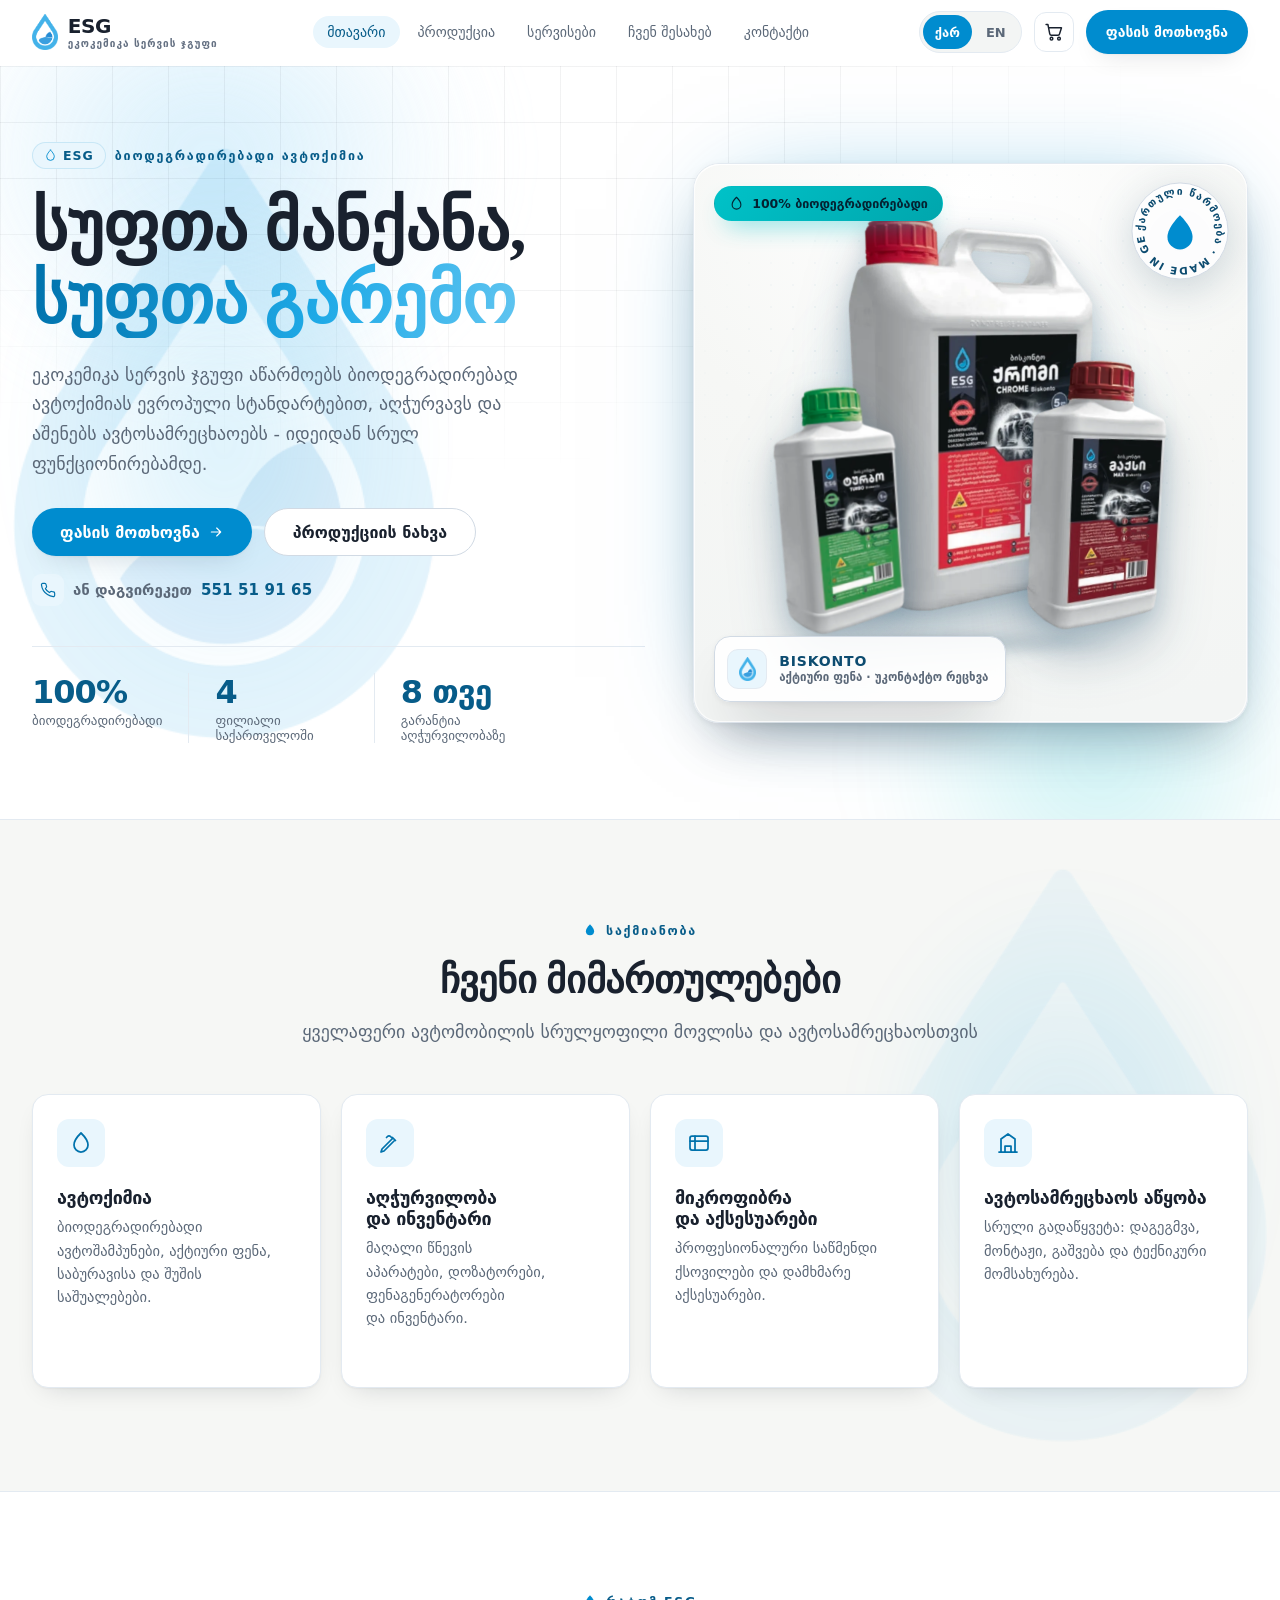
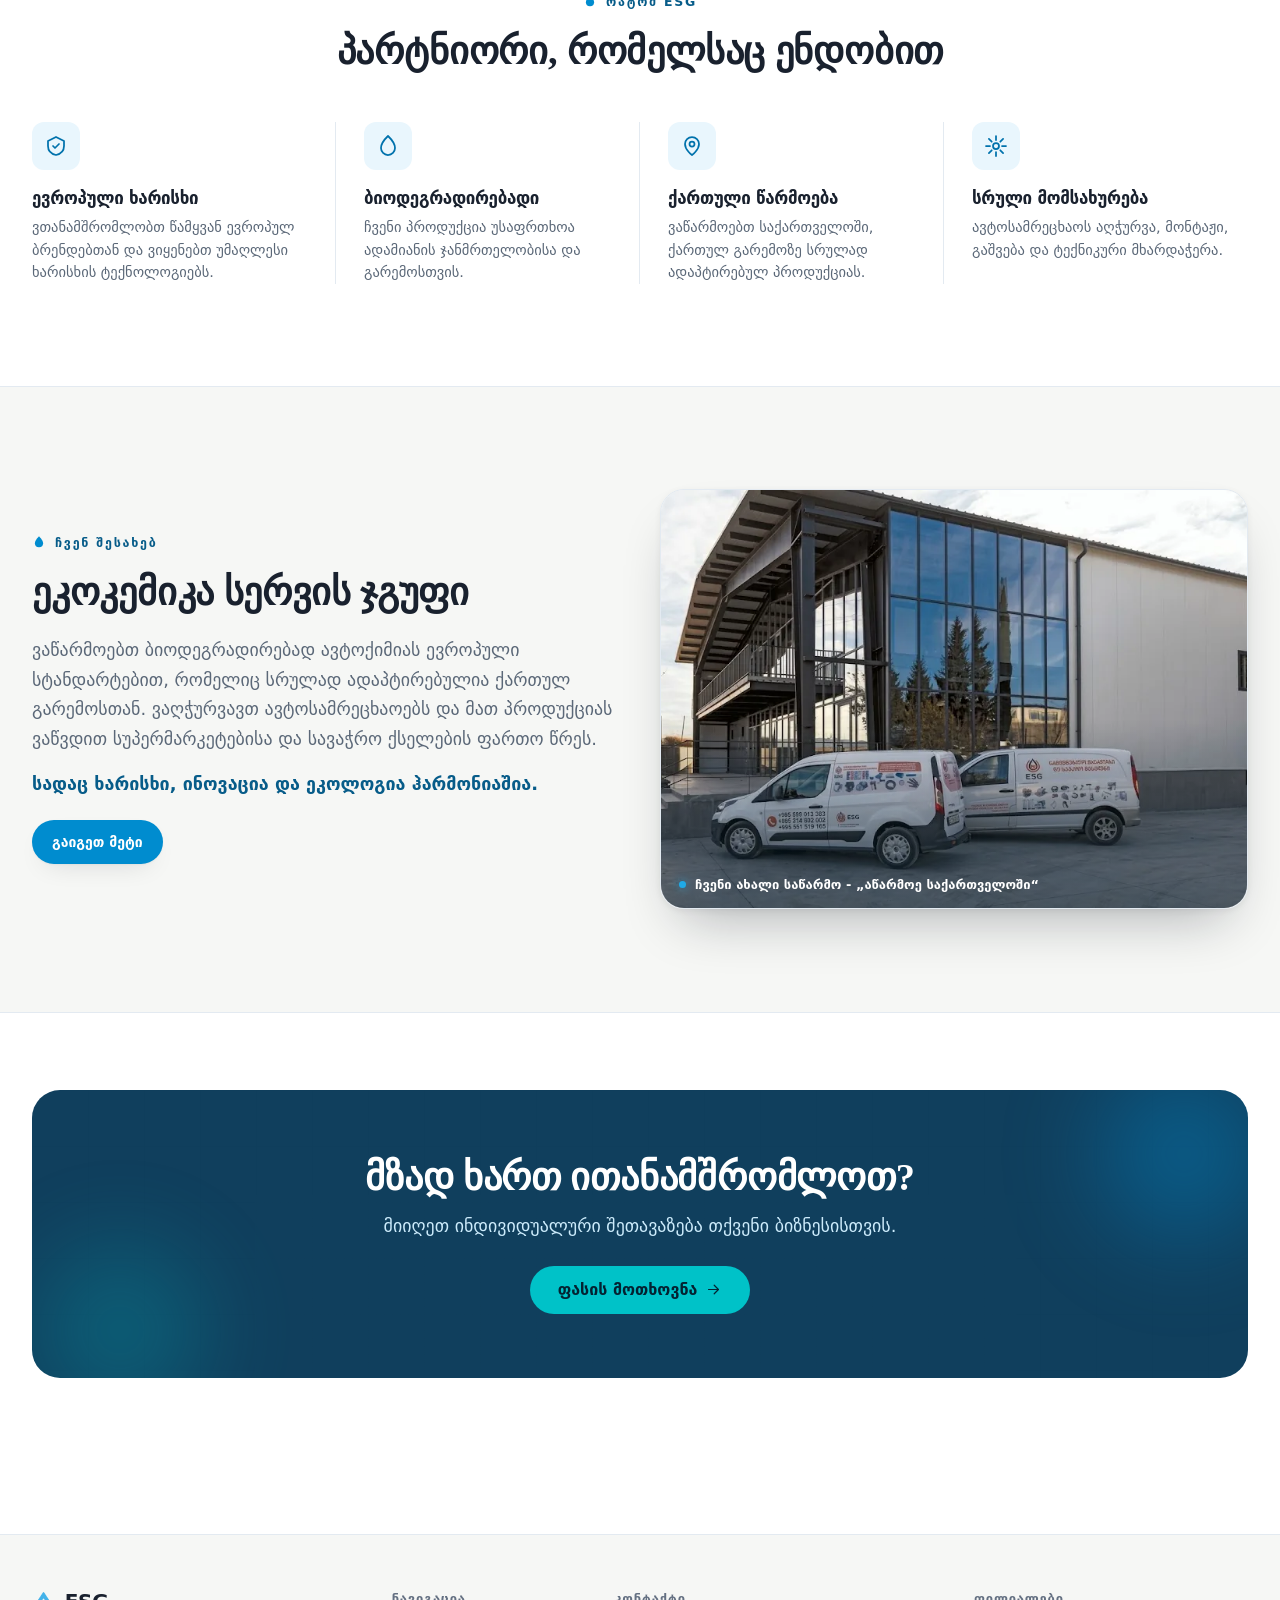
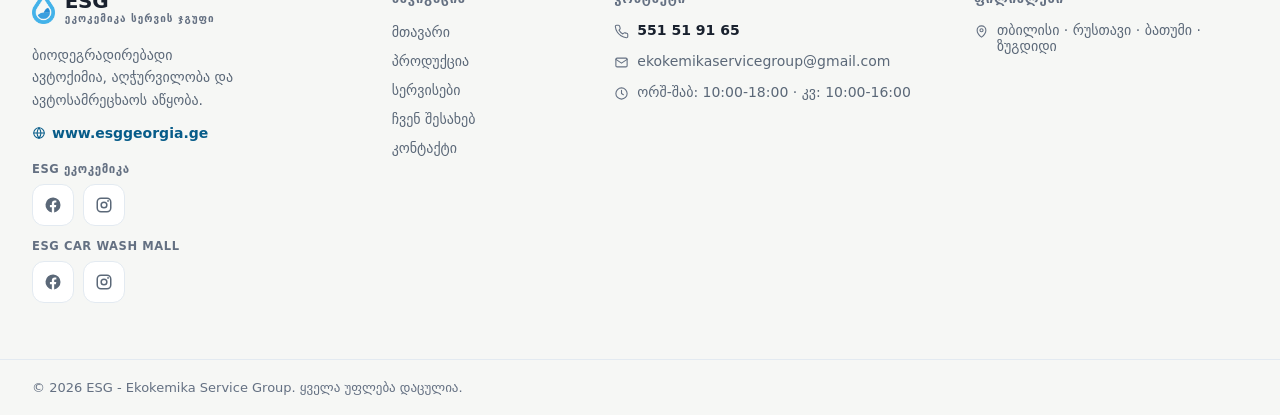
<file: index.html>
<!DOCTYPE html>
<html lang="ka">
<head>
<meta charset="UTF-8" />
<meta http-equiv="Content-Security-Policy" content="default-src 'self'; script-src 'self' 'unsafe-inline'; style-src 'self' 'unsafe-inline' https://fonts.googleapis.com; font-src 'self' https://fonts.gstatic.com; img-src 'self' data:; frame-src https://*.google.com; connect-src 'self'; object-src 'none'; base-uri 'self'; form-action 'self' mailto:; upgrade-insecure-requests" />
<meta name="viewport" content="width=device-width, initial-scale=1.0" />
<title>ავტოშამპუნი, ავტოქიმია თბილისი | ESG - ეკოკემიკა სერვის ჯგუფი</title>
<link rel="preconnect" href="https://fonts.googleapis.com" />
<link rel="preconnect" href="https://fonts.gstatic.com" crossorigin />
<link href="https://fonts.googleapis.com/css2?family=Noto+Sans+Georgian:wght@400..900&family=Noto+Serif+Georgian:wght@500..700&display=swap" rel="stylesheet" />
<meta name="description" content="ESG - ავტოშამპუნი, ავტოქიმია და სამრეცხაოს ინვენტარი თბილისში. ბიოდეგრადირებადი ქართული წარმოება. სამრეცხაოს აწყობა და აღჭურვა გარანტიით. ☎ 551 51 91 65" />
<meta name="keywords" content="ავტოშამპუნი, ავტოქიმია, სამრეცხაოს ინვენტარი, სამრეცხაოს აწყობა, autoshampoo tbilisi, ავტოქიმია თბილისი, უკონტაქტო ავტოშამპუნი, ავტოსამრეცხაო, თვითმომსახურების ავტოსამრეცხაო, ავტოსამრეცხაო ნაწილები, ესგ, ეკოკემიკა, ავტოსამპუნი, car wash chemistry georgia, car shampoo tbilisi, self service car wash equipment, autoqimia, avtoshampuni, avtosamrecxao, samrecxao, esg, ekokemika" />
<meta name="robots" content="index, follow" />
<meta name="google-site-verification" content="t1t7HCV3fVBNSUnEs8Jn4XDFkDiHBZlsA9jgm-a-6nI" />
<meta name="facebook-domain-verification" content="wnjj3k35c3tp86qey8h5b6o5e2cwd3" />
<meta name="author" content="ESG - ეკოკემიკა სერვის ჯგუფი" />
<link rel="canonical" href="https://esggeorgia.ge/" />
<meta property="og:type" content="website" />
<meta property="og:url" content="https://esggeorgia.ge/" />
<meta property="og:site_name" content="ESG - Ekokemika Service Group" />
<meta property="og:locale" content="ka_GE" />
<meta property="og:title" content="ავტოშამპუნი და ავტოქიმია თბილისი | ESG ეკოკემიკა სერვის ჯგუფი" />
<meta property="og:description" content="ავტოშამპუნი, ავტოქიმია და სამრეცხაოს ინვენტარი თბილისში. ბიოდეგრადირებადი ქართული წარმოება ევროპული ხარისხით." />
<meta property="og:image" content="https://esggeorgia.ge/assets/fac-hero.jpg" />
<meta name="twitter:card" content="summary_large_image" />
<meta name="twitter:title" content="ავტოშამპუნი და ავტოქიმია თბილისი | ESG" />
<meta name="twitter:description" content="ავტოშამპუნი, ავტოქიმია და სამრეცხაოს ინვენტარი თბილისში." />
<meta name="twitter:image" content="https://esggeorgia.ge/assets/fac-hero.jpg" />
<link rel="icon" href="/favicon.ico" sizes="any" />
<link rel="icon" type="image/png" href="/assets/esg-favicon.png" />
<link rel="apple-touch-icon" href="/assets/esg-favicon.png" />
<link rel="stylesheet" href="styles.css" />
<script>document.documentElement.classList.add("js");</script>
<script type="application/ld+json">
{
  "@context": "https://schema.org",
  "@type": "Store",
  "name": "ESG - Ekokemika Service Group",
  "alternateName": "ეკოკემიკა სერვის ჯგუფი",
  "url": "https://esggeorgia.ge",
  "logo": "https://esggeorgia.ge/assets/esg-drop.png",
  "image": "https://esggeorgia.ge/assets/fac-hero.jpg",
  "sameAs": ["https://www.facebook.com/ESG.Ekokemika", "https://www.instagram.com/esg.ekokemika/"],
  "description": "Biodegradable car chemistry and auto-cosmetics produced to European standards, car-wash equipment, and turnkey car-wash construction in Georgia.",
  "telephone": "+995551519165",
  "email": "ekokemikaservicegroup@gmail.com",
  "priceRange": "$",
  "currenciesAccepted": "GEL",
  "address": {
    "@type": "PostalAddress",
    "streetAddress": "Ushangi Chkheidze St 20",
    "addressLocality": "Tbilisi",
    "addressCountry": "GE"
  },
  "areaServed": ["Tbilisi", "Rustavi", "Batumi", "Zugdidi", "Georgia"],
  "openingHoursSpecification": [
    {
      "@type": "OpeningHoursSpecification",
      "dayOfWeek": ["Monday", "Tuesday", "Wednesday", "Thursday", "Friday", "Saturday"],
      "opens": "10:00",
      "closes": "18:00"
    },
    {
      "@type": "OpeningHoursSpecification",
      "dayOfWeek": "Sunday",
      "opens": "10:00",
      "closes": "16:00"
    }
  ],
  "department": [
    { "@type": "Store", "name": "ESG - Tbilisi", "address": { "@type": "PostalAddress", "streetAddress": "Ushangi Chkheidze St 20", "addressLocality": "Tbilisi", "addressCountry": "GE" }, "telephone": "+995551519165" },
    { "@type": "Store", "name": "ESG - Rustavi", "address": { "@type": "PostalAddress", "addressLocality": "Rustavi", "addressCountry": "GE" }, "telephone": "+995551519165" },
    { "@type": "Store", "name": "ESG - Batumi", "address": { "@type": "PostalAddress", "streetAddress": "Varshanidze St 63", "addressLocality": "Batumi", "addressCountry": "GE" }, "telephone": "+995551519165" },
    { "@type": "Store", "name": "ESG - Zugdidi", "address": { "@type": "PostalAddress", "streetAddress": "Rustaveli St 245", "addressLocality": "Zugdidi", "addressCountry": "GE" }, "telephone": "+995551519165" }
  ]
}
</script>
</head>
<body>
<a class="skip-link i18n" href="#main" data-ka="მთავარ შინაარსზე გადასვლა" data-en="Skip to content">მთავარ შინაარსზე გადასვლა</a>

<!-- ===================== HEADER ===================== -->
<header class="site-header">
  <div class="container">
    <div class="header-row">
      <a class="logo" href="index.html" aria-label="ESG">
        <img src="assets/esg-drop.png" alt="ESG - ეკოკემიკა სერვის ჯგუფი" />
        <span class="wm">
          <span class="name">ESG</span>
          <span class="sub i18n" data-ka="ეკოკემიკა სერვის ჯგუფი" data-en="Ekokemika Service Group">ეკოკემიკა სერვის ჯგუფი</span>
        </span>
      </a>

      <nav class="nav" aria-label="Primary">
        <a href="index.html" class="active i18n" data-ka="მთავარი" data-en="Home">მთავარი</a>
        <a href="products.html" class="i18n" data-ka="პროდუქცია" data-en="Products">პროდუქცია</a>
        <a href="services.html" class="i18n" data-ka="სერვისები" data-en="Services">სერვისები</a>
        <a href="about.html" class="i18n" data-ka="ჩვენ შესახებ" data-en="About">ჩვენ შესახებ</a>
        <a href="contact.html" class="i18n" data-ka="კონტაქტი" data-en="Contact">კონტაქტი</a>
      </nav>

      <div class="header-actions">
        <div class="lang" role="group" aria-label="Language">
          <button data-lang="ka" aria-pressed="true">ქარ</button>
          <button data-lang="en" aria-pressed="false">EN</button>
        </div>
        <a class="btn btn-md btn-primary i18n" href="contact.html" data-ka="ფასის მოთხოვნა" data-en="Request a quote">ფასის მოთხოვნა</a>
      </div>

      <div class="header-mobile">
        <div class="lang" role="group" aria-label="Language">
          <button data-lang="ka" aria-pressed="true">ქარ</button>
          <button data-lang="en" aria-pressed="false">EN</button>
        </div>
        <button class="iconbtn" data-menu-btn aria-expanded="false" aria-label="Menu">
          <svg data-i-menu class="icon" style="width:22px;height:22px" viewBox="0 0 24 24"><path d="M3 6h18M3 12h18M3 18h18"/></svg>
          <svg data-i-close class="icon" style="width:22px;height:22px;display:none" viewBox="0 0 24 24"><path d="M6 6l12 12M18 6L6 18"/></svg>
        </button>
      </div>
    </div>
    <span class="scrollbar"></span>
  </div>
  <div class="mobile-menu">
    <div class="container">
      <nav aria-label="Mobile">
        <a href="index.html" class="active i18n" data-ka="მთავარი" data-en="Home">მთავარი</a>
        <a href="products.html" class="i18n" data-ka="პროდუქცია" data-en="Products">პროდუქცია</a>
        <a href="services.html" class="i18n" data-ka="სერვისები" data-en="Services">სერვისები</a>
        <a href="about.html" class="i18n" data-ka="ჩვენ შესახებ" data-en="About">ჩვენ შესახებ</a>
        <a href="contact.html" class="i18n" data-ka="კონტაქტი" data-en="Contact">კონტაქტი</a>
        <a href="contact.html" class="btn btn-md btn-primary btn-block i18n" style="margin-top:10px" data-ka="ფასის მოთხოვნა" data-en="Request a quote">ფასის მოთხოვნა</a>
        <a href="tel:+995551519165" class="btn btn-md btn-outline btn-block" style="margin-top:8px">
          <svg class="icon" style="width:16px;height:16px" viewBox="0 0 24 24"><path d="M22 16.9v3a2 2 0 0 1-2.2 2 19.8 19.8 0 0 1-8.6-3 19.5 19.5 0 0 1-6-6 19.8 19.8 0 0 1-3-8.6A2 2 0 0 1 4.1 2h3a2 2 0 0 1 2 1.7c.1.9.4 1.8.7 2.6a2 2 0 0 1-.5 2.1L8.1 9.9a16 16 0 0 0 6 6l1.5-1.2a2 2 0 0 1 2.1-.5c.8.3 1.7.6 2.6.7a2 2 0 0 1 1.7 2z"/></svg>
          <span>551 51 91 65</span></a>
      </nav>
    </div>
  </div>
</header>

<main id="main">

  <!-- ===================== HERO ===================== -->
  <section class="hero">
    <div class="bgglow"><div class="g1"></div><div class="g2"></div></div>
    <div class="grid bg-grid"></div>
    <div class="hero-logo" aria-hidden="true"><img src="assets/esg-drop.png" alt="" /></div>
    <div class="container">
      <div class="wrap">
        <div class="copy reveal">
          <span class="eyebrow">
            <span class="chip"><svg class="icon" viewBox="0 0 24 24"><path d="M12 2s7 6.7 7 12a7 7 0 0 1-14 0c0-5.3 7-12 7-12z"/></svg>ESG</span>
            <span class="i18n" data-ka="ბიოდეგრადირებადი ავტოქიმია" data-en="Biodegradable car chemistry">ბიოდეგრადირებადი ავტოქიმია</span>
          </span>
          <h1>
            <span class="i18n" data-ka="სუფთა მანქანა," data-en="Clean car,">სუფთა მანქანა,</span><br />
            <span class="brand-sheen i18n" data-ka="სუფთა გარემო" data-en="clean planet">სუფთა გარემო</span>
          </h1>
          <p class="lead i18n" data-ka="ეკოკემიკა სერვის ჯგუფი აწარმოებს ბიოდეგრადირებად ავტოქიმიას ევროპული სტანდარტებით, აღჭურვავს და აშენებს ავტოსამრეცხაოებს - იდეიდან სრულ ფუნქციონირებამდე." data-en="Ekokemika Service Group produces biodegradable car chemistry to European standards, and equips and builds car washes - from idea to full operation.">ეკოკემიკა სერვის ჯგუფი აწარმოებს ბიოდეგრადირებად ავტოქიმიას ევროპული სტანდარტებით, აღჭურვავს და აშენებს ავტოსამრეცხაოებს - იდეიდან სრულ ფუნქციონირებამდე.</p>
          <div class="cta">
            <a class="btn btn-lg btn-primary" href="contact.html">
              <span class="i18n" data-ka="ფასის მოთხოვნა" data-en="Request a quote">ფასის მოთხოვნა</span>
              <svg class="icon" style="width:16px;height:16px" viewBox="0 0 24 24"><path d="M5 12h14M13 6l6 6-6 6"/></svg></a>
            <a class="btn btn-lg btn-outline" href="products.html">
              <span class="i18n" data-ka="პროდუქციის ნახვა" data-en="View products">პროდუქციის ნახვა</span></a>
          </div>
          <a class="hero-call" href="tel:+995551519165">
            <span class="hc-ico"><svg class="icon" viewBox="0 0 24 24"><path d="M22 16.9v3a2 2 0 0 1-2.2 2 19.8 19.8 0 0 1-8.6-3 19.5 19.5 0 0 1-6-6 19.8 19.8 0 0 1-3-8.6A2 2 0 0 1 4.1 2h3a2 2 0 0 1 2 1.7c.1.9.4 1.8.7 2.6a2 2 0 0 1-.5 2.1L8.1 9.9a16 16 0 0 0 6 6l1.5-1.2a2 2 0 0 1 2.1-.5c.8.3 1.7.6 2.6.7a2 2 0 0 1 1.7 2z"/></svg></span>
            <span class="i18n" data-ka="ან დაგვირეკეთ" data-en="or call us">ან დაგვირეკეთ</span>
            <span class="num">551 51 91 65</span>
          </a>
          <div class="strip">
            <div class="s"><div class="v">100%</div><div class="l i18n" data-ka="ბიოდეგრადირებადი" data-en="Biodegradable">ბიოდეგრადირებადი</div></div>
            <div class="s"><div class="v">4</div><div class="l i18n" data-ka="ფილიალი საქართველოში" data-en="Branches in Georgia">ფილიალი საქართველოში</div></div>
            <div class="s"><div class="v i18n" data-ka="8 თვე" data-en="8 mo.">8 თვე</div><div class="l i18n" data-ka="გარანტია აღჭურვილობაზე" data-en="Equipment warranty">გარანტია აღჭურვილობაზე</div></div>
          </div>
        </div>

        <div class="stage stage--showcase reveal" data-delay="0.12">
          <span class="showcase-bg" aria-hidden="true"></span>
          <div class="bottles">
            <img class="bottle b-back" src="assets/catalog/bk-chrome-5l.webp" alt="ბისკონტო ქრომი - ავტოშამპუნი 5 ლ" loading="eager" />
            <img class="bottle b-left" src="assets/catalog/bk-turbo-1l.webp" alt="ბისკონტო ტურბო - ავტოშამპუნი 1 ლ" loading="eager" />
            <img class="bottle b-right" src="assets/catalog/bk-max-1l.webp" alt="ბისკონტო მაქსი - ავტოშამპუნი 1 ლ" loading="eager" />
          </div>
          <span class="pill p1 eco"><svg class="icon" viewBox="0 0 24 24"><path d="M12 2s7 6.7 7 12a7 7 0 0 1-14 0c0-5.3 7-12 7-12z"/></svg><span class="i18n" data-ka="100% ბიოდეგრადირებადი" data-en="100% biodegradable">100% ბიოდეგრადირებადი</span></span>
          <span class="mig-roundel" aria-hidden="true">
            <svg viewBox="0 0 100 100">
              <defs><path id="mig-circle" d="M50 50 m-37 0 a37 37 0 1 1 74 0 a37 37 0 1 1 -74 0"/></defs>
              <circle class="disc" cx="50" cy="50" r="49"/>
              <g class="ring"><text><textPath href="#mig-circle" startOffset="0">ქართული წარმოება · MADE IN GEORGIA ·</textPath></text></g>
              <path class="drop" d="M50 34 s12.8 12.3 12.8 22 a12.8 12.8 0 0 1 -25.6 0 c0 -9.7 12.8 -22 12.8 -22 z"/>
            </svg>
          </span>
          <div class="tagcard">
            <span class="logomark"><img src="assets/esg-drop.png" alt="" /></span>
            <span class="tc-txt">
              <span class="tc-k">BISKONTO</span>
              <span class="tc-s i18n" data-ka="აქტიური ფენა · უკონტაქტო რეცხვა" data-en="Active foam · touch-free wash">აქტიური ფენა · უკონტაქტო რეცხვა</span>
            </span>
          </div>
        </div>
      </div>
    </div>
  </section>

  <!-- ===================== CATEGORIES ===================== -->
  <section class="section section--alt has-watermark">
    <div class="esg-watermark" aria-hidden="true"><img src="assets/esg-drop.png" alt="" /></div>
    <div class="container">
      <div class="section-head center reveal">
        <span class="eyebrow"><span class="i18n" data-ka="საქმიანობა" data-en="Our work">საქმიანობა</span></span>
        <h2 class="i18n" data-ka="ჩვენი მიმართულებები" data-en="What we do">ჩვენი მიმართულებები</h2>
        <p class="i18n" data-ka="ყველაფერი ავტომობილის სრულყოფილი მოვლისა და ავტოსამრეცხაოსთვის" data-en="Everything for flawless vehicle care and car-wash operations">ყველაფერი ავტომობილის სრულყოფილი მოვლისა და ავტოსამრეცხაოსთვის</p>
      </div>
      <div class="cardgrid cols-4">
        <a class="card interactive reveal-more reveal" href="products.html" data-delay="0">
          <span class="blob"></span>
          <span class="tile"><svg class="icon" viewBox="0 0 24 24"><path d="M12 2s7 6.7 7 12a7 7 0 0 1-14 0c0-5.3 7-12 7-12z"/></svg></span>
          <h3 class="i18n" data-ka="ავტოქიმია" data-en="Car chemistry">ავტოქიმია</h3>
          <p class="i18n" data-ka="ბიოდეგრადირებადი ავტოშამპუნები, აქტიური ფენა, საბურავისა და შუშის საშუალებები." data-en="Biodegradable shampoos, active foam, tire and glass products.">ბიოდეგრადირებადი ავტოშამპუნები, აქტიური ფენა, საბურავისა და შუშის საშუალებები.</p>
          <span class="more"><span class="i18n" data-ka="გაიგეთ მეტი" data-en="Learn more">გაიგეთ მეტი</span><svg class="icon" viewBox="0 0 24 24"><path d="M5 12h14M13 6l6 6-6 6"/></svg></span>
        </a>
        <a class="card interactive reveal-more reveal" href="products.html?cat=equipment" data-delay="0.06">
          <span class="blob"></span>
          <span class="tile"><svg class="icon" viewBox="0 0 24 24"><path d="M14 7l-1.5-1.5a2.1 2.1 0 0 0-3 0l-1 1M3 21l3-1 11-11-2-2L4 18l-1 3zM14.5 6.5l3 3"/></svg></span>
          <h3 class="i18n" data-ka="აღჭურვილობა და ინვენტარი" data-en="Equipment & inventory">აღჭურვილობა და ინვენტარი</h3>
          <p class="i18n" data-ka="მაღალი წნევის აპარატები, დოზატორები, ფენაგენერატორები და ინვენტარი." data-en="Pressure washers, dosing systems, foam generators and inventory.">მაღალი წნევის აპარატები, დოზატორები, ფენაგენერატორები და ინვენტარი.</p>
          <span class="more"><span class="i18n" data-ka="გაიგეთ მეტი" data-en="Learn more">გაიგეთ მეტი</span><svg class="icon" viewBox="0 0 24 24"><path d="M5 12h14M13 6l6 6-6 6"/></svg></span>
        </a>
        <a class="card interactive reveal-more reveal" href="products.html?cat=cloths" data-delay="0.12">
          <span class="blob"></span>
          <span class="tile"><svg class="icon" viewBox="0 0 24 24"><rect x="3" y="5" width="18" height="14" rx="2"/><path d="M3 10h18M8 5v14"/></svg></span>
          <h3 class="i18n" data-ka="მიკროფიბრა და აქსესუარები" data-en="Microfiber & accessories">მიკროფიბრა და აქსესუარები</h3>
          <p class="i18n" data-ka="პროფესიონალური საწმენდი ქსოვილები და დამხმარე აქსესუარები." data-en="Professional cleaning cloths and supporting accessories.">პროფესიონალური საწმენდი ქსოვილები და დამხმარე აქსესუარები.</p>
          <span class="more"><span class="i18n" data-ka="გაიგეთ მეტი" data-en="Learn more">გაიგეთ მეტი</span><svg class="icon" viewBox="0 0 24 24"><path d="M5 12h14M13 6l6 6-6 6"/></svg></span>
        </a>
        <a class="card interactive reveal-more reveal" href="services.html" data-delay="0.18">
          <span class="blob"></span>
          <span class="tile accent"><svg class="icon" viewBox="0 0 24 24"><path d="M3 21h18M5 21V8l7-5 7 5v13M9 21v-6h6v6"/></svg></span>
          <h3 class="i18n" data-ka="ავტოსამრეცხაოს აწყობა" data-en="Car-wash construction">ავტოსამრეცხაოს აწყობა</h3>
          <p class="i18n" data-ka="სრული გადაწყვეტა: დაგეგმვა, მონტაჟი, გაშვება და ტექნიკური მომსახურება." data-en="A turnkey solution: planning, installation, launch and service.">სრული გადაწყვეტა: დაგეგმვა, მონტაჟი, გაშვება და ტექნიკური მომსახურება.</p>
          <span class="more"><span class="i18n" data-ka="გაიგეთ მეტი" data-en="Learn more">გაიგეთ მეტი</span><svg class="icon" viewBox="0 0 24 24"><path d="M5 12h14M13 6l6 6-6 6"/></svg></span>
        </a>
      </div>
    </div>
  </section>

  <!-- ===================== FEATURES ===================== -->
  <section class="section">
    <div class="container">
      <div class="section-head center reveal">
        <span class="eyebrow"><span class="i18n" data-ka="რატომ ESG" data-en="Why ESG">რატომ ESG</span></span>
        <h2 class="i18n" data-ka="პარტნიორი, რომელსაც ენდობით" data-en="A partner you can rely on">პარტნიორი, რომელსაც ენდობით</h2>
      </div>
      <div class="featgrid">
        <div class="feat reveal" data-delay="0">
          <span class="tile"><svg class="icon" viewBox="0 0 24 24"><path d="M12 3l8 4v5c0 5-3.5 8-8 9-4.5-1-8-4-8-9V7z"/><path d="M9 12l2 2 4-4"/></svg></span>
          <h3 class="i18n" data-ka="ევროპული ხარისხი" data-en="European quality">ევროპული ხარისხი</h3>
          <p class="i18n" data-ka="ვთანამშრომლობთ წამყვან ევროპულ ბრენდებთან და ვიყენებთ უმაღლესი ხარისხის ტექნოლოგიებს." data-en="We partner with leading European brands and use top-tier technologies.">ვთანამშრომლობთ წამყვან ევროპულ ბრენდებთან და ვიყენებთ უმაღლესი ხარისხის ტექნოლოგიებს.</p>
        </div>
        <div class="feat reveal" data-delay="0.06">
          <span class="tile accent"><svg class="icon" viewBox="0 0 24 24"><path d="M12 2s7 6.7 7 12a7 7 0 0 1-14 0c0-5.3 7-12 7-12z"/></svg></span>
          <h3 class="i18n" data-ka="ბიოდეგრადირებადი" data-en="Biodegradable">ბიოდეგრადირებადი</h3>
          <p class="i18n" data-ka="ჩვენი პროდუქცია უსაფრთხოა ადამიანის ჯანმრთელობისა და გარემოსთვის." data-en="Our products are safe for human health and for the environment.">ჩვენი პროდუქცია უსაფრთხოა ადამიანის ჯანმრთელობისა და გარემოსთვის.</p>
        </div>
        <div class="feat reveal" data-delay="0.12">
          <span class="tile"><svg class="icon" viewBox="0 0 24 24"><path d="M12 21s-7-5-7-11a7 7 0 0 1 14 0c0 6-7 11-7 11z"/><circle cx="12" cy="10" r="2.5"/></svg></span>
          <h3 class="i18n" data-ka="ქართული წარმოება" data-en="Made in Georgia">ქართული წარმოება</h3>
          <p class="i18n" data-ka="ვაწარმოებთ საქართველოში, ქართულ გარემოზე სრულად ადაპტირებულ პროდუქციას." data-en="Produced locally and fully adapted to the Georgian environment.">ვაწარმოებთ საქართველოში, ქართულ გარემოზე სრულად ადაპტირებულ პროდუქციას.</p>
        </div>
        <div class="feat reveal" data-delay="0.18">
          <span class="tile"><svg class="icon" viewBox="0 0 24 24"><path d="M12 2v4M12 18v4M4.9 4.9l2.8 2.8M16.3 16.3l2.8 2.8M2 12h4M18 12h4M4.9 19.1l2.8-2.8M16.3 7.7l2.8-2.8"/><circle cx="12" cy="12" r="3"/></svg></span>
          <h3 class="i18n" data-ka="სრული მომსახურება" data-en="Full service">სრული მომსახურება</h3>
          <p class="i18n" data-ka="ავტოსამრეცხაოს აღჭურვა, მონტაჟი, გაშვება და ტექნიკური მხარდაჭერა." data-en="Car-wash fit-out, installation, launch and technical support.">ავტოსამრეცხაოს აღჭურვა, მონტაჟი, გაშვება და ტექნიკური მხარდაჭერა.</p>
        </div>
      </div>
    </div>
  </section>

  <!-- ===================== ABOUT TEASER ===================== -->
  <section class="section section--alt">
    <div class="container">
      <div class="about-teaser">
        <div class="reveal">
          <span class="eyebrow"><span class="i18n" data-ka="ჩვენ შესახებ" data-en="About">ჩვენ შესახებ</span></span>
          <h2 style="margin-top:16px" class="i18n" data-ka="ეკოკემიკა სერვის ჯგუფი" data-en="Ekokemika Service Group">ეკოკემიკა სერვის ჯგუფი</h2>
          <p class="body i18n" data-ka="ვაწარმოებთ ბიოდეგრადირებად ავტოქიმიას ევროპული სტანდარტებით, რომელიც სრულად ადაპტირებულია ქართულ გარემოსთან. ვაღჭურვავთ ავტოსამრეცხაოებს და მათ პროდუქციას ვაწვდით სუპერმარკეტებისა და სავაჭრო ქსელების ფართო წრეს." data-en="We produce biodegradable car chemistry to European standards, fully adapted to the Georgian environment. We equip car washes and supply our products to a wide network of supermarkets and trade chains.">ვაწარმოებთ ბიოდეგრადირებად ავტოქიმიას ევროპული სტანდარტებით, რომელიც სრულად ადაპტირებულია ქართულ გარემოსთან. ვაღჭურვავთ ავტოსამრეცხაოებს და მათ პროდუქციას ვაწვდით სუპერმარკეტებისა და სავაჭრო ქსელების ფართო წრეს.</p>
          <p class="tag i18n" data-ka="სადაც ხარისხი, ინოვაცია და ეკოლოგია ჰარმონიაშია." data-en="Where quality, innovation and ecology are in harmony.">სადაც ხარისხი, ინოვაცია და ეკოლოგია ჰარმონიაშია.</p>
          <a class="btn btn-md btn-primary i18n" href="about.html" style="margin-top:26px" data-ka="გაიგეთ მეტი" data-en="Learn more">გაიგეთ მეტი</a>
        </div>
        <figure class="photo-panel reveal" data-delay="0.12">
          <img src="assets/facility.webp" alt="ESG-ის ახალი საწარმო და ბრენდირებული ავტოპარკი" loading="lazy" />
          <figcaption><span class="i18n" data-ka="ჩვენი ახალი საწარმო - „აწარმოე საქართველოში“" data-en="Our new facility - “Produce in Georgia”">ჩვენი ახალი საწარმო - „აწარმოე საქართველოში“</span></figcaption>
        </figure>
      </div>
    </div>
  </section>

  <!-- ===================== CTA BAND ===================== -->
  <section class="section--tight">
    <div class="container">
      <div class="cta-band reveal">
        <div class="grid bg-grid"></div><div class="glow1"></div><div class="glow2"></div>
        <div class="inner">
          <h2 class="i18n" data-ka="მზად ხართ ითანამშრომლოთ?" data-en="Ready to work together?">მზად ხართ ითანამშრომლოთ?</h2>
          <p class="i18n" data-ka="მიიღეთ ინდივიდუალური შეთავაზება თქვენი ბიზნესისთვის." data-en="Get a tailored offer for your business.">მიიღეთ ინდივიდუალური შეთავაზება თქვენი ბიზნესისთვის.</p>
          <div class="btnrow">
            <a class="btn btn-lg btn-accent" href="contact.html">
              <span class="i18n" data-ka="ფასის მოთხოვნა" data-en="Request a quote">ფასის მოთხოვნა</span>
              <svg class="icon" style="width:17px;height:17px" viewBox="0 0 24 24"><path d="M5 12h14M13 6l6 6-6 6"/></svg></a>
          </div>
        </div>
      </div>
    </div>
  </section>

</main>

<!-- ===================== FOOTER ===================== -->
<footer class="site-footer">
  <div class="container">
    <div class="footer-grid">
      <div>
        <a class="logo" href="index.html" aria-label="ESG">
          <img src="assets/esg-drop.png" alt="ESG" style="height:32px" />
          <span class="wm"><span class="name">ESG</span><span class="sub i18n" data-ka="ეკოკემიკა სერვის ჯგუფი" data-en="Ekokemika Service Group">ეკოკემიკა სერვის ჯგუფი</span></span>
        </a>
        <p class="tagline i18n" data-ka="ბიოდეგრადირებადი ავტოქიმია, აღჭურვილობა და ავტოსამრეცხაოს აწყობა." data-en="Biodegradable car chemistry, equipment and car-wash construction.">ბიოდეგრადირებადი ავტოქიმია, აღჭურვილობა და ავტოსამრეცხაოს აწყობა.</p>
        <span class="web"><svg class="icon" viewBox="0 0 24 24"><circle cx="12" cy="12" r="9"/><path d="M3 12h18M12 3a15 15 0 0 1 0 18M12 3a15 15 0 0 0 0 18"/></svg>www.esggeorgia.ge</span>
        <div class="socials">
          <div class="sgroup">
            <span class="sname">ESG <span class="i18n" data-ka="ეკოკემიკა" data-en="Ekokemika">ეკოკემიკა</span></span>
            <span class="sicons">
              <a href="https://www.facebook.com/ESG.Ekokemika" target="_blank" rel="noopener" aria-label="Facebook - ESG Ekokemika"><svg viewBox="0 0 24 24" fill="currentColor"><path d="M22 12a10 10 0 1 0-11.56 9.88v-6.99H7.9V12h2.54V9.8c0-2.5 1.49-3.89 3.78-3.89 1.09 0 2.24.2 2.24.2v2.46h-1.26c-1.24 0-1.63.77-1.63 1.56V12h2.78l-.44 2.89h-2.34v6.99A10 10 0 0 0 22 12z"/></svg></a>
              <a href="https://www.instagram.com/esg.ekokemika/" target="_blank" rel="noopener" aria-label="Instagram - ESG Ekokemika"><svg viewBox="0 0 24 24" fill="none" stroke="currentColor" stroke-width="2"><rect x="3" y="3" width="18" height="18" rx="5"/><circle cx="12" cy="12" r="3.8"/><circle cx="17.4" cy="6.6" r="1.2" fill="currentColor" stroke="none"/></svg></a>
            </span>
          </div>
          <div class="sgroup">
            <span class="sname">ESG Car Wash Mall</span>
            <span class="sicons">
              <a href="https://www.facebook.com/profile.php?id=61590106427028" target="_blank" rel="noopener" aria-label="Facebook - ESG Car Wash Mall"><svg viewBox="0 0 24 24" fill="currentColor"><path d="M22 12a10 10 0 1 0-11.56 9.88v-6.99H7.9V12h2.54V9.8c0-2.5 1.49-3.89 3.78-3.89 1.09 0 2.24.2 2.24.2v2.46h-1.26c-1.24 0-1.63.77-1.63 1.56V12h2.78l-.44 2.89h-2.34v6.99A10 10 0 0 0 22 12z"/></svg></a>
              <a href="https://www.instagram.com/esgcarwashmall/" target="_blank" rel="noopener" aria-label="Instagram - ESG Car Wash Mall"><svg viewBox="0 0 24 24" fill="none" stroke="currentColor" stroke-width="2"><rect x="3" y="3" width="18" height="18" rx="5"/><circle cx="12" cy="12" r="3.8"/><circle cx="17.4" cy="6.6" r="1.2" fill="currentColor" stroke="none"/></svg></a>
            </span>
          </div>
        </div>
      </div>
      <div>
        <h4 class="i18n" data-ka="ნავიგაცია" data-en="Navigation">ნავიგაცია</h4>
        <ul>
          <li><a href="index.html" class="i18n" data-ka="მთავარი" data-en="Home">მთავარი</a></li>
          <li><a href="products.html" class="i18n" data-ka="პროდუქცია" data-en="Products">პროდუქცია</a></li>
          <li><a href="services.html" class="i18n" data-ka="სერვისები" data-en="Services">სერვისები</a></li>
          <li><a href="about.html" class="i18n" data-ka="ჩვენ შესახებ" data-en="About">ჩვენ შესახებ</a></li>
          <li><a href="contact.html" class="i18n" data-ka="კონტაქტი" data-en="Contact">კონტაქტი</a></li>
        </ul>
      </div>
      <div>
        <h4 class="i18n" data-ka="კონტაქტი" data-en="Contact">კონტაქტი</h4>
        <ul>
          <li><a class="lk" href="tel:+995551519165"><svg class="icon" viewBox="0 0 24 24"><path d="M22 16.9v3a2 2 0 0 1-2.2 2 19.8 19.8 0 0 1-8.6-3 19.5 19.5 0 0 1-6-6 19.8 19.8 0 0 1-3-8.6A2 2 0 0 1 4.1 2h3a2 2 0 0 1 2 1.7c.1.9.4 1.8.7 2.6a2 2 0 0 1-.5 2.1L8.1 9.9a16 16 0 0 0 6 6l1.5-1.2a2 2 0 0 1 2.1-.5c.8.3 1.7.6 2.6.7a2 2 0 0 1 1.7 2z"/></svg><span class="nm">551 51 91 65</span></a></li>
          <li><a class="lk" href="mailto:ekokemikaservicegroup@gmail.com"><svg class="icon" viewBox="0 0 24 24"><rect x="3" y="5" width="18" height="14" rx="2"/><path d="m3 7 9 6 9-6"/></svg>ekokemikaservicegroup@gmail.com</a></li>
          <li><span class="lk"><svg class="icon" viewBox="0 0 24 24"><circle cx="12" cy="12" r="9"/><path d="M12 7v5l3 2"/></svg><span class="i18n" data-ka="ორშ-შაბ: 10:00-18:00 · კვ: 10:00-16:00" data-en="Mon-Sat: 10:00-18:00 · Sun: 10:00-16:00">ორშ-შაბ: 10:00-18:00 · კვ: 10:00-16:00</span></span></li>
        </ul>
      </div>
      <div>
        <h4 class="i18n" data-ka="ფილიალები" data-en="Branches">ფილიალები</h4>
        <ul>
          <li><span class="lk"><svg class="icon" viewBox="0 0 24 24"><path d="M12 21s-7-5-7-11a7 7 0 0 1 14 0c0 6-7 11-7 11z"/><circle cx="12" cy="10" r="2.5"/></svg><span class="i18n" data-ka="თბილისი · რუსთავი · ბათუმი · ზუგდიდი" data-en="Tbilisi · Rustavi · Batumi · Zugdidi">თბილისი · რუსთავი · ბათუმი · ზუგდიდი</span></span></li>
        </ul>
      </div>
    </div>
  </div>
  <div class="footer-bottom">
    <div class="container">
      <span>© <span id="year"></span> ESG - Ekokemika Service Group. <span class="i18n" data-ka="ყველა უფლება დაცულია." data-en="All rights reserved.">ყველა უფლება დაცულია.</span></span>
    </div>
  </div>
</footer>

<script>document.getElementById("year").textContent = new Date().getFullYear();</script>
<script src="app.js"></script>
<script src="cart.js?v=3"></script>
</body>
</html>
</file>
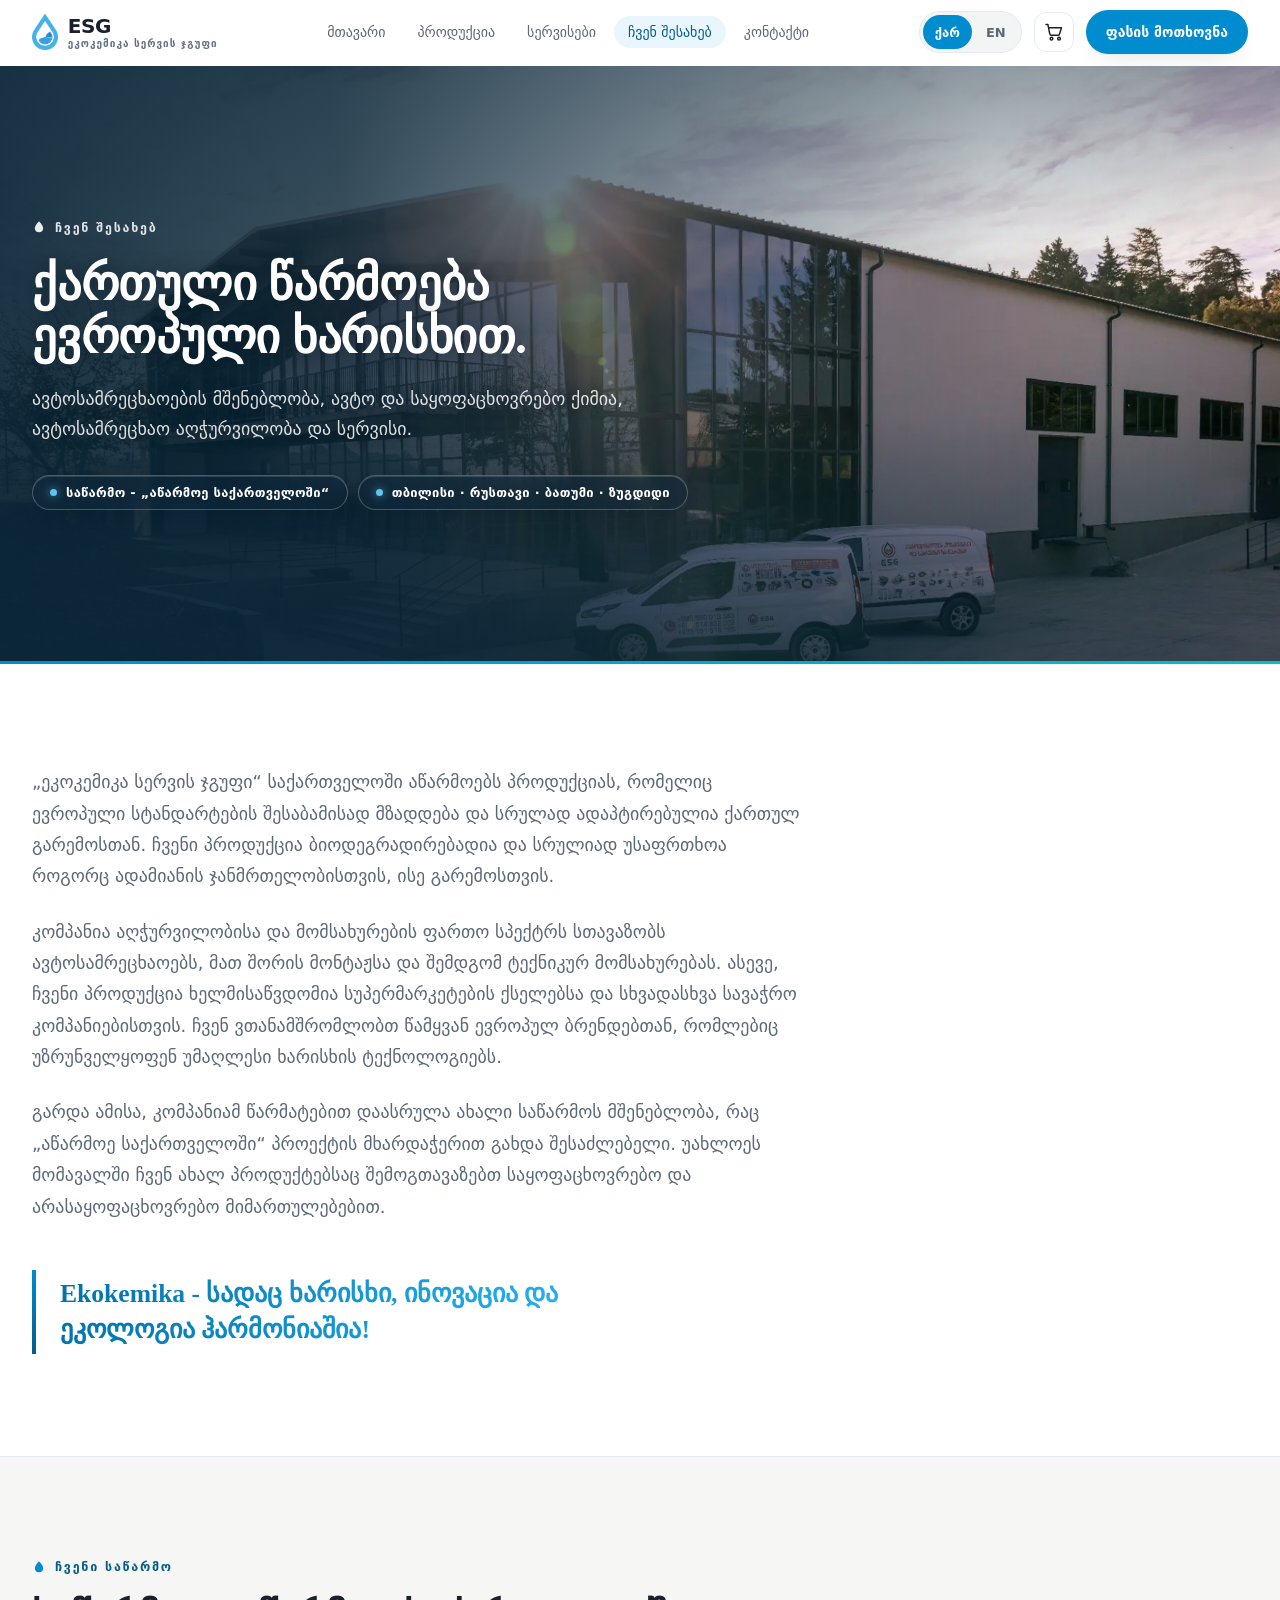
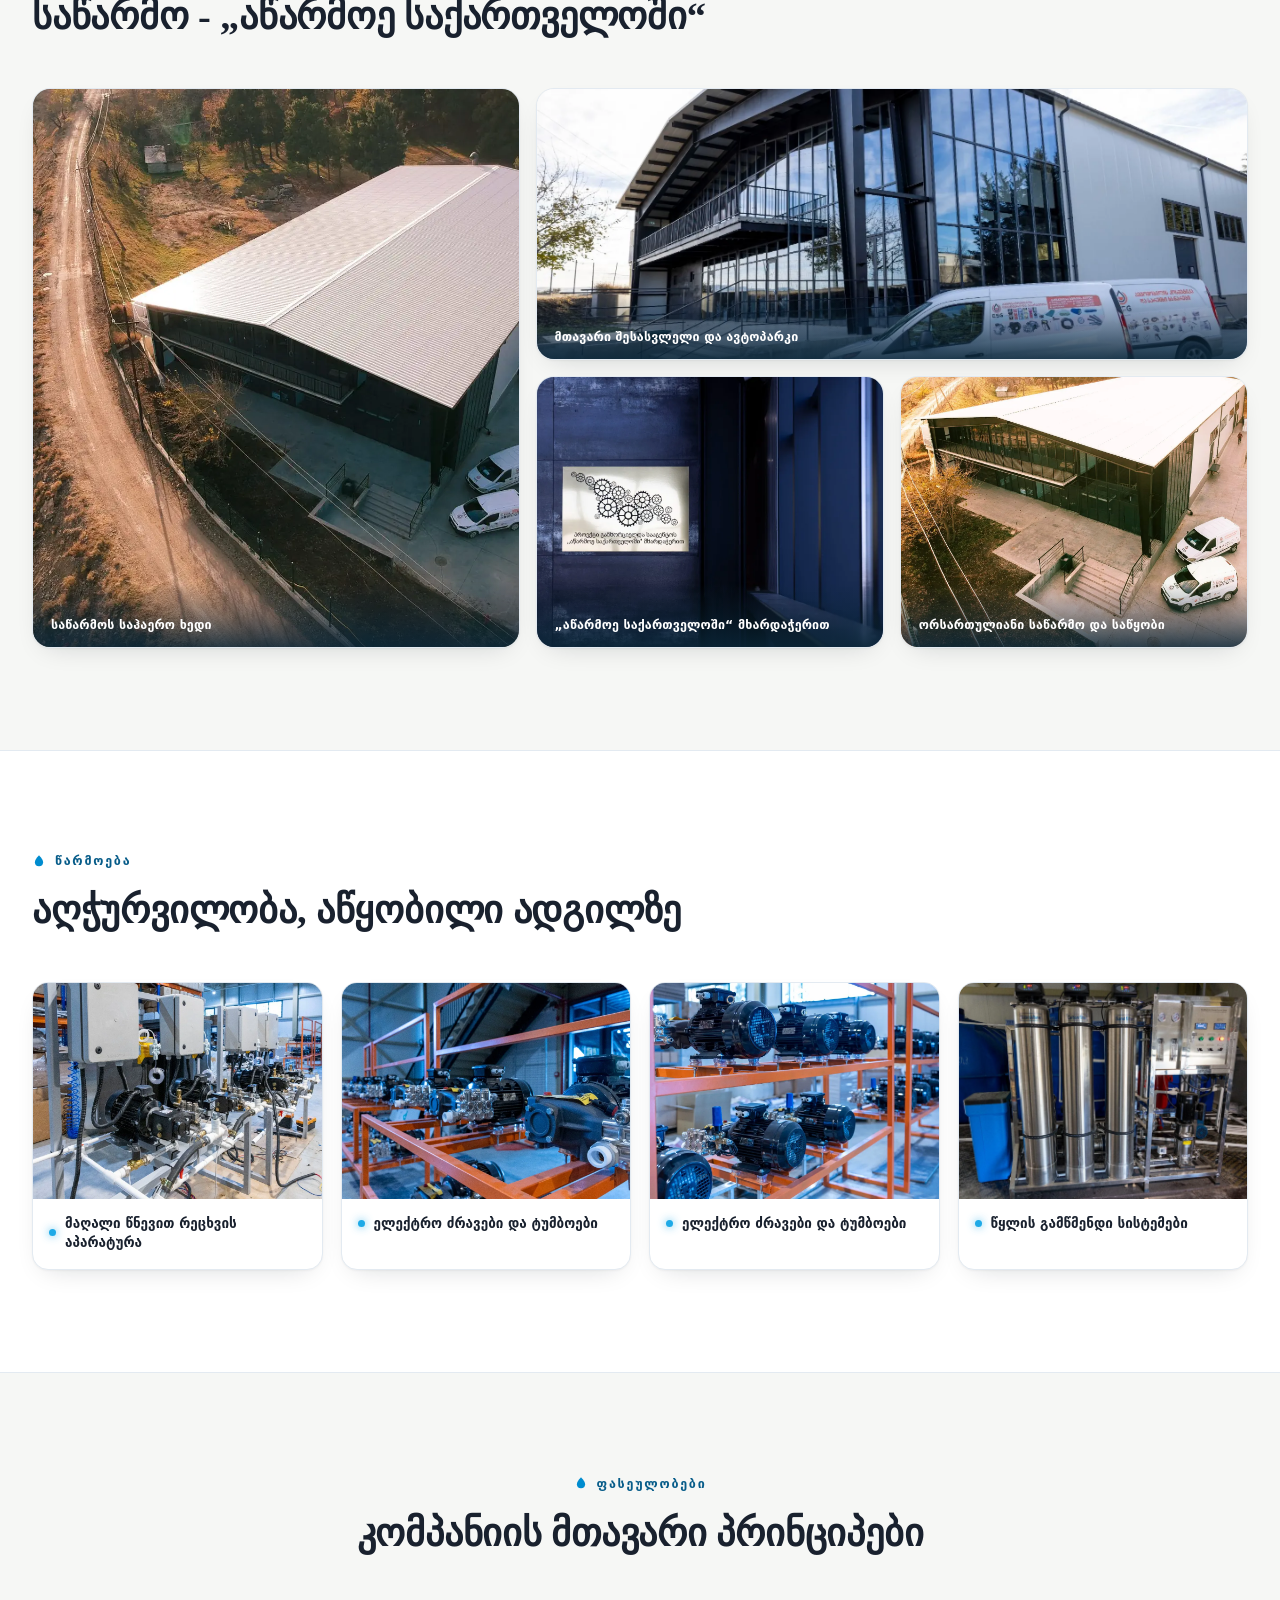
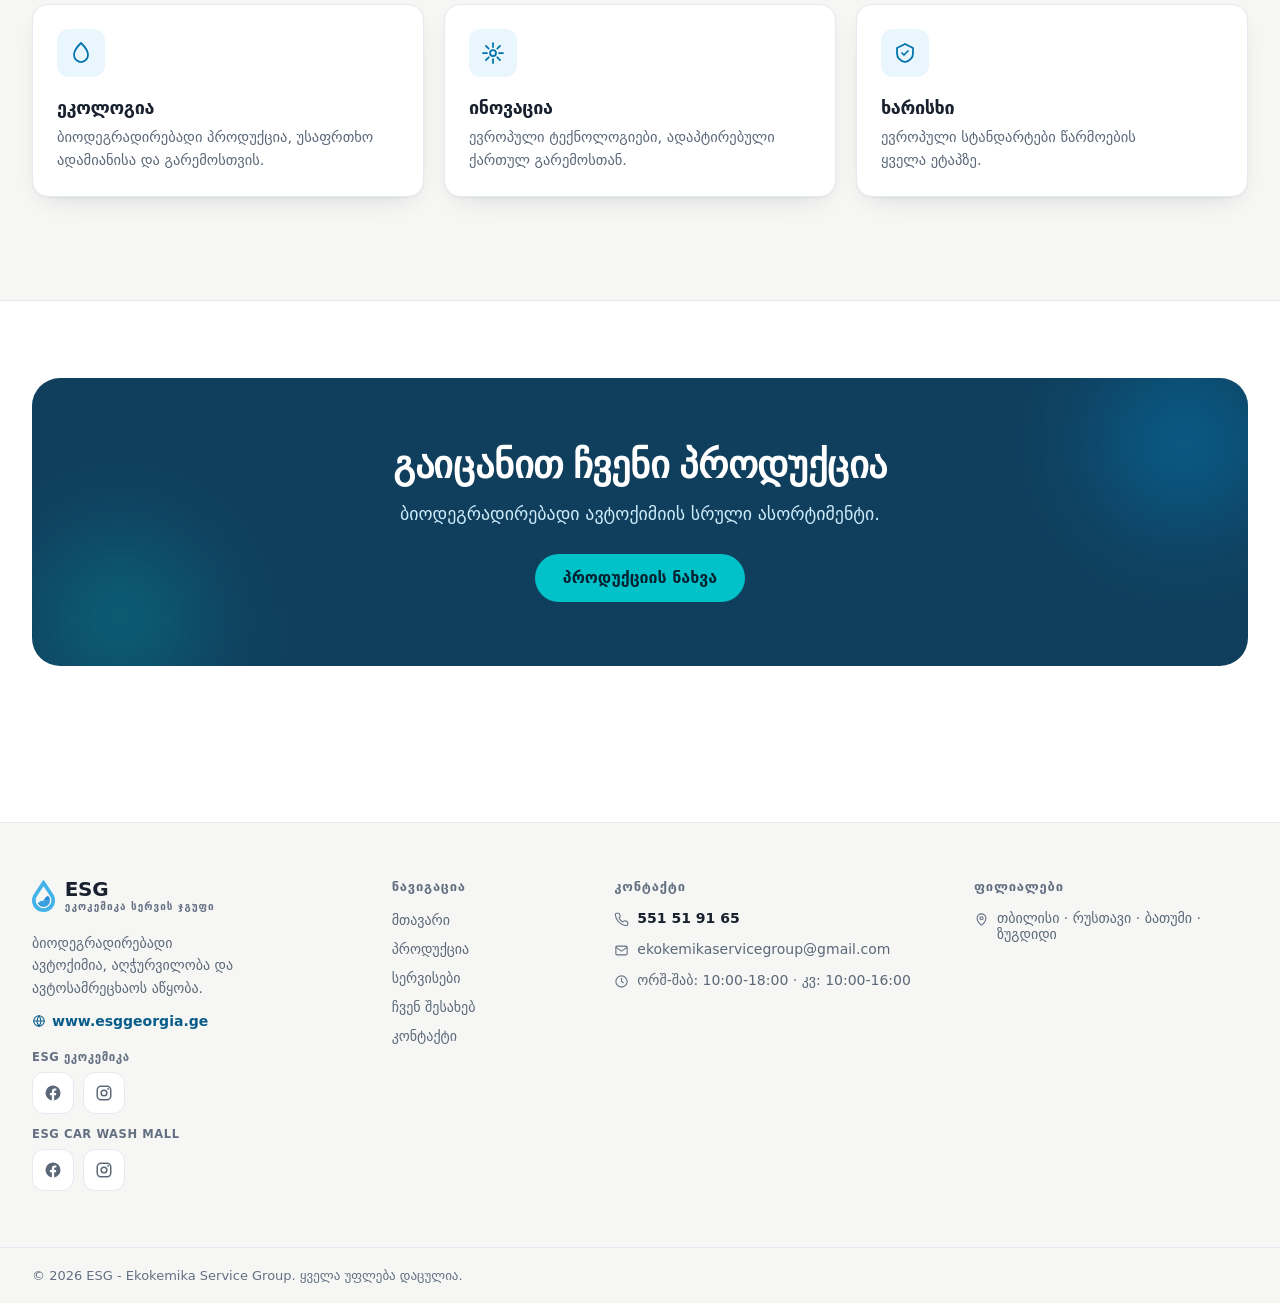
<file: about.html>
<!DOCTYPE html>
<html lang="ka">
<head>
<meta charset="UTF-8" />
<meta http-equiv="Content-Security-Policy" content="default-src 'self'; script-src 'self' 'unsafe-inline'; style-src 'self' 'unsafe-inline' https://fonts.googleapis.com; font-src 'self' https://fonts.gstatic.com; img-src 'self' data:; frame-src https://*.google.com; connect-src 'self'; object-src 'none'; base-uri 'self'; form-action 'self' mailto:; upgrade-insecure-requests" />
<meta name="viewport" content="width=device-width, initial-scale=1.0" />
<title>ჩვენ შესახებ | ESG - ქართული ავტოქიმიის მწარმოებელი თბილისი</title>
<link rel="preconnect" href="https://fonts.googleapis.com" />
<link rel="preconnect" href="https://fonts.gstatic.com" crossorigin />
<link href="https://fonts.googleapis.com/css2?family=Noto+Sans+Georgian:wght@400..900&family=Noto+Serif+Georgian:wght@500..700&display=swap" rel="stylesheet" />
<meta name="description" content="ESG - ეკოკემიკა სერვის ჯგუფი. ქართული ავტოქიმიის მწარმოებელი, „აწარმოე საქართველოში“ პროექტის მხარდაჭერით. ბიოდეგრადირებადი ავტოშამპუნი ევროპული ხარისხით." />
<meta name="keywords" content="ქართული ავტოქიმია, ავტოქიმიის მწარმოებელი, ESG ეკოკემიკა, ekokemika service group, აწარმოე საქართველოში, ბიოდეგრადირებადი ავტოშამპუნი" />
<meta name="robots" content="index, follow" />
<link rel="canonical" href="https://esggeorgia.ge/about.html" />
<meta property="og:type" content="website" />
<meta property="og:url" content="https://esggeorgia.ge/about.html" />
<meta property="og:site_name" content="ESG - Ekokemika Service Group" />
<meta property="og:locale" content="ka_GE" />
<meta property="og:title" content="ჩვენ შესახებ | ESG - ქართული ავტოქიმიის მწარმოებელი" />
<meta property="og:description" content="ქართული ავტოქიმიის მწარმოებელი ევროპული ხარისხით. „აწარმოე საქართველოში“ პროექტის მხარდაჭერით." />
<meta property="og:image" content="https://esggeorgia.ge/assets/fac-hero.jpg" />
<link rel="icon" href="/favicon.ico" sizes="any" />
<link rel="icon" type="image/png" href="/assets/esg-favicon.png" />
<link rel="apple-touch-icon" href="/assets/esg-favicon.png" />
<link rel="stylesheet" href="styles.css" />
<script>document.documentElement.classList.add("js");</script>
</head>
<body>
<a class="skip-link i18n" href="#main" data-ka="მთავარ შინაარსზე გადასვლა" data-en="Skip to content">მთავარ შინაარსზე გადასვლა</a>

<header class="site-header">
  <div class="container">
    <div class="header-row">
      <a class="logo" href="index.html" aria-label="ESG">
        <img src="assets/esg-drop.png" alt="ESG - ეკოკემიკა სერვის ჯგუფი" />
        <span class="wm"><span class="name">ESG</span><span class="sub i18n" data-ka="ეკოკემიკა სერვის ჯგუფი" data-en="Ekokemika Service Group">ეკოკემიკა სერვის ჯგუფი</span></span>
      </a>
      <nav class="nav" aria-label="Primary">
        <a href="index.html" class="i18n" data-ka="მთავარი" data-en="Home">მთავარი</a>
        <a href="products.html" class="i18n" data-ka="პროდუქცია" data-en="Products">პროდუქცია</a>
        <a href="services.html" class="i18n" data-ka="სერვისები" data-en="Services">სერვისები</a>
        <a href="about.html" class="active i18n" data-ka="ჩვენ შესახებ" data-en="About">ჩვენ შესახებ</a>
        <a href="contact.html" class="i18n" data-ka="კონტაქტი" data-en="Contact">კონტაქტი</a>
      </nav>
      <div class="header-actions">
        <div class="lang" role="group" aria-label="Language">
          <button data-lang="ka" aria-pressed="true">ქარ</button>
          <button data-lang="en" aria-pressed="false">EN</button>
        </div>
        <a class="btn btn-md btn-primary i18n" href="contact.html" data-ka="ფასის მოთხოვნა" data-en="Request a quote">ფასის მოთხოვნა</a>
      </div>
      <div class="header-mobile">
        <div class="lang" role="group" aria-label="Language">
          <button data-lang="ka" aria-pressed="true">ქარ</button>
          <button data-lang="en" aria-pressed="false">EN</button>
        </div>
        <button class="iconbtn" data-menu-btn aria-expanded="false" aria-label="Menu">
          <svg data-i-menu class="icon" style="width:22px;height:22px" viewBox="0 0 24 24"><path d="M3 6h18M3 12h18M3 18h18"/></svg>
          <svg data-i-close class="icon" style="width:22px;height:22px;display:none" viewBox="0 0 24 24"><path d="M6 6l12 12M18 6L6 18"/></svg>
        </button>
      </div>
    </div>
    <span class="scrollbar"></span>
  </div>
  <div class="mobile-menu">
    <div class="container">
      <nav aria-label="Mobile">
        <a href="index.html" class="i18n" data-ka="მთავარი" data-en="Home">მთავარი</a>
        <a href="products.html" class="i18n" data-ka="პროდუქცია" data-en="Products">პროდუქცია</a>
        <a href="services.html" class="i18n" data-ka="სერვისები" data-en="Services">სერვისები</a>
        <a href="about.html" class="active i18n" data-ka="ჩვენ შესახებ" data-en="About">ჩვენ შესახებ</a>
        <a href="contact.html" class="i18n" data-ka="კონტაქტი" data-en="Contact">კონტაქტი</a>
        <a href="contact.html" class="btn btn-md btn-primary btn-block i18n" style="margin-top:10px" data-ka="ფასის მოთხოვნა" data-en="Request a quote">ფასის მოთხოვნა</a>
      </nav>
    </div>
  </div>
</header>

<main id="main">
  <section class="page-hero about-hero">
    <div class="media"><img src="assets/fac-hero.webp" fetchpriority="high" alt="ESG-ის ახალი საწარმო - შუშის ფასადი მზის ჩასვლისას და ბრენდირებული ავტოპარკი" /></div>
    <div class="scrim"></div>
    <div class="container">
      <div class="inner">
        <span class="eyebrow reveal"><span class="i18n" data-ka="ჩვენ შესახებ" data-en="About">ჩვენ შესახებ</span></span>
        <h1 class="reveal i18n" data-delay="0.08" data-ka="ქართული წარმოება ევროპული ხარისხით." data-en="Made in Georgia, to European quality.">ქართული წარმოება ევროპული ხარისხით.</h1>
        <p class="lead reveal i18n" data-delay="0.16" data-ka="ავტოსამრეცხაოების მშენებლობა, ავტო და საყოფაცხოვრებო ქიმია, ავტოსამრეცხაო აღჭურვილობა და სერვისი." data-en="Car-wash construction, automotive & household chemistry, car-wash equipment and service.">ავტოსამრეცხაოების მშენებლობა, ავტო და საყოფაცხოვრებო ქიმია, ავტოსამრეცხაო აღჭურვილობა და სერვისი.</p>
        <div class="hero-meta reveal" data-delay="0.24">
          <span class="chip i18n" data-ka="საწარმო - „აწარმოე საქართველოში“" data-en="Facility - “Produce in Georgia”">საწარმო - „აწარმოე საქართველოში“</span>
          <span class="chip i18n" data-ka="თბილისი · რუსთავი · ბათუმი · ზუგდიდი" data-en="Tbilisi · Rustavi · Batumi · Zugdidi">თბილისი · რუსთავი · ბათუმი · ზუგდიდი</span>
        </div>
      </div>
    </div>
  </section>

  <section class="section">
    <div class="container">
      <div class="about-prose reveal">
        <p class="i18n" data-ka="„ეკოკემიკა სერვის ჯგუფი“ საქართველოში აწარმოებს პროდუქციას, რომელიც ევროპული სტანდარტების შესაბამისად მზადდება და სრულად ადაპტირებულია ქართულ გარემოსთან. ჩვენი პროდუქცია ბიოდეგრადირებადია და სრულიად უსაფრთხოა როგორც ადამიანის ჯანმრთელობისთვის, ისე გარემოსთვის." data-en="Ekokemika Service Group produces, in Georgia, products manufactured to European standards and fully adapted to the Georgian environment. Our products are biodegradable and completely safe for both human health and the environment.">„ეკოკემიკა სერვის ჯგუფი“ საქართველოში აწარმოებს პროდუქციას, რომელიც ევროპული სტანდარტების შესაბამისად მზადდება და სრულად ადაპტირებულია ქართულ გარემოსთან. ჩვენი პროდუქცია ბიოდეგრადირებადია და სრულიად უსაფრთხოა როგორც ადამიანის ჯანმრთელობისთვის, ისე გარემოსთვის.</p>
        <p class="i18n" data-ka="კომპანია აღჭურვილობისა და მომსახურების ფართო სპექტრს სთავაზობს ავტოსამრეცხაოებს, მათ შორის მონტაჟსა და შემდგომ ტექნიკურ მომსახურებას. ასევე, ჩვენი პროდუქცია ხელმისაწვდომია სუპერმარკეტების ქსელებსა და სხვადასხვა სავაჭრო კომპანიებისთვის. ჩვენ ვთანამშრომლობთ წამყვან ევროპულ ბრენდებთან, რომლებიც უზრუნველყოფენ უმაღლესი ხარისხის ტექნოლოგიებს." data-en="The company offers car washes a wide range of equipment and services, including installation and ongoing technical support. Our products are also available to supermarket chains and various trade companies. We cooperate with leading European brands that provide the highest-quality technologies.">კომპანია აღჭურვილობისა და მომსახურების ფართო სპექტრს სთავაზობს ავტოსამრეცხაოებს, მათ შორის მონტაჟსა და შემდგომ ტექნიკურ მომსახურებას. ასევე, ჩვენი პროდუქცია ხელმისაწვდომია სუპერმარკეტების ქსელებსა და სხვადასხვა სავაჭრო კომპანიებისთვის. ჩვენ ვთანამშრომლობთ წამყვან ევროპულ ბრენდებთან, რომლებიც უზრუნველყოფენ უმაღლესი ხარისხის ტექნოლოგიებს.</p>
        <p class="i18n" data-ka="გარდა ამისა, კომპანიამ წარმატებით დაასრულა ახალი საწარმოს მშენებლობა, რაც „აწარმოე საქართველოში“ პროექტის მხარდაჭერით გახდა შესაძლებელი. უახლოეს მომავალში ჩვენ ახალ პროდუქტებსაც შემოგთავაზებთ საყოფაცხოვრებო და არასაყოფაცხოვრებო მიმართულებებით." data-en="In addition, the company has successfully completed the construction of a new manufacturing facility, made possible with the support of the “Produce in Georgia” program. In the near future we will also introduce new products for household and non-household applications.">გარდა ამისა, კომპანიამ წარმატებით დაასრულა ახალი საწარმოს მშენებლობა, რაც „აწარმოე საქართველოში“ პროექტის მხარდაჭერით გახდა შესაძლებელი. უახლოეს მომავალში ჩვენ ახალ პროდუქტებსაც შემოგთავაზებთ საყოფაცხოვრებო და არასაყოფაცხოვრებო მიმართულებებით.</p>
      </div>

      <div class="quote-block reveal" data-delay="0.05">
        <p class="brand-sheen i18n" data-ka="Ekokemika - სადაც ხარისხი, ინოვაცია და ეკოლოგია ჰარმონიაშია!" data-en="Ekokemika - where quality, innovation and ecology are in harmony!">Ekokemika - სადაც ხარისხი, ინოვაცია და ეკოლოგია ჰარმონიაშია!</p>
      </div>
    </div>
  </section>

  <section class="section section--alt">
    <div class="container">
      <div class="section-head reveal">
        <span class="eyebrow"><span class="i18n" data-ka="ჩვენი საწარმო" data-en="Our facility">ჩვენი საწარმო</span></span>
        <h2 class="i18n" data-ka="საწარმო - „აწარმოე საქართველოში“" data-en="Facility - “Produce in Georgia”">საწარმო - „აწარმოე საქართველოში“</h2>
      </div>
      <div class="facility-gallery">
        <figure class="fg-feature reveal" data-delay="0">
          <img src="assets/fac-aerial.webp" alt="ESG-ის ახალი საწარმოს საჰაერო ხედი" loading="lazy" />
          <figcaption><span class="i18n" data-ka="საწარმოს საჰაერო ხედი" data-en="The facility from above">საწარმოს საჰაერო ხედი</span></figcaption>
        </figure>
        <figure class="fg-wide reveal" data-delay="0.06">
          <img src="assets/fac-facade.webp" alt="საწარმოს მინის ფასადი და ბრენდირებული ავტოპარკი" loading="lazy" />
          <figcaption><span class="i18n" data-ka="მთავარი შესასვლელი და ავტოპარკი" data-en="Main entrance & fleet">მთავარი შესასვლელი და ავტოპარკი</span></figcaption>
        </figure>
        <figure class="reveal" data-delay="0.12">
          <img src="assets/fac-plaque.webp" alt="„აწარმოე საქართველოში“ პროექტის ფირნიში" loading="lazy" />
          <figcaption><span class="i18n" data-ka="„აწარმოე საქართველოში“ მხარდაჭერით" data-en="Supported by “Produce in Georgia”">„აწარმოე საქართველოში“ მხარდაჭერით</span></figcaption>
        </figure>
        <figure class="reveal" data-delay="0.18">
          <img src="assets/fac-aerial2.webp" alt="საწარმოს ხედი ზემოდან" loading="lazy" />
          <figcaption><span class="i18n" data-ka="ორსართულიანი საწარმო და საწყობი" data-en="Two-storey plant & warehouse">ორსართულიანი საწარმო და საწყობი</span></figcaption>
        </figure>
      </div>
    </div>
  </section>

  <section class="section">
    <div class="container">
      <div class="section-head reveal">
        <span class="eyebrow"><span class="i18n" data-ka="წარმოება" data-en="Production">წარმოება</span></span>
        <h2 class="i18n" data-ka="აღჭურვილობა, აწყობილი ადგილზე" data-en="Equipment, assembled in-house">აღჭურვილობა, აწყობილი ადგილზე</h2>
      </div>
      <div class="prod-gallery">
        <figure class="reveal" data-delay="0">
          <div class="ph"><img src="assets/fac-pumps.webp" alt="მაღალი წნევის ტუმბოების კვანძი" loading="lazy" /></div>
          <figcaption class="i18n" data-ka="მაღალი წნევით რეცხვის აპარატურა" data-en="High-pressure washing equipment">მაღალი წნევით რეცხვის აპარატურა</figcaption>
        </figure>
        <figure class="reveal" data-delay="0.06">
          <div class="ph"><img src="assets/fac-rack.webp" alt="ტუმბოები საწარმოო თაროზე" loading="lazy" /></div>
          <figcaption class="i18n" data-ka="ელექტრო ძრავები და ტუმბოები" data-en="Electric motors & pumps">ელექტრო ძრავები და ტუმბოები</figcaption>
        </figure>
        <figure class="reveal" data-delay="0.12">
          <div class="ph"><img src="assets/fac-motors.webp" alt="ელექტროძრავები და ტუმბოები საწყობში" loading="lazy" /></div>
          <figcaption class="i18n" data-ka="ელექტრო ძრავები და ტუმბოები " data-en="Electric motors & pumps">ელექტრო ძრავები და ტუმბოები </figcaption>
        </figure>
        <figure class="reveal" data-delay="0.18">
          <div class="ph"><img src="assets/fac-ro.webp" alt="წყლის გაწმენდისა და უკუოსმოსის სისტემა" loading="lazy" /></div>
          <figcaption class="i18n" data-ka="წყლის გამწმენდი სისტემები" data-en="Water treatment systems">წყლის გამწმენდი სისტემები</figcaption>
        </figure>
      </div>
    </div>
  </section>

  <section class="section section--alt">
    <div class="container">
      <div class="section-head center reveal">
        <span class="eyebrow"><span class="i18n" data-ka="ფასეულობები" data-en="Values">ფასეულობები</span></span>
        <h2 class="i18n" data-ka="კომპანიის მთავარი პრინციპები" data-en="What we stand for">კომპანიის მთავარი პრინციპები</h2>
      </div>
      <div class="cardgrid cols-3">
        <div class="card reveal" data-delay="0">
          <span class="tile accent"><svg class="icon" viewBox="0 0 24 24"><path d="M12 2s7 6.7 7 12a7 7 0 0 1-14 0c0-5.3 7-12 7-12z"/></svg></span>
          <h3 class="i18n" data-ka="ეკოლოგია" data-en="Ecology">ეკოლოგია</h3>
          <p class="i18n" data-ka="ბიოდეგრადირებადი პროდუქცია, უსაფრთხო ადამიანისა და გარემოსთვის." data-en="Biodegradable products, safe for people and the planet.">ბიოდეგრადირებადი პროდუქცია, უსაფრთხო ადამიანისა და გარემოსთვის.</p>
        </div>
        <div class="card reveal" data-delay="0.06">
          <span class="tile"><svg class="icon" viewBox="0 0 24 24"><path d="M12 2v4M12 18v4M4.9 4.9l2.8 2.8M16.3 16.3l2.8 2.8M2 12h4M18 12h4M4.9 19.1l2.8-2.8M16.3 7.7l2.8-2.8"/><circle cx="12" cy="12" r="3"/></svg></span>
          <h3 class="i18n" data-ka="ინოვაცია" data-en="Innovation">ინოვაცია</h3>
          <p class="i18n" data-ka="ევროპული ტექნოლოგიები, ადაპტირებული ქართულ გარემოსთან." data-en="European technologies, adapted to the Georgian environment.">ევროპული ტექნოლოგიები, ადაპტირებული ქართულ გარემოსთან.</p>
        </div>
        <div class="card reveal" data-delay="0.12">
          <span class="tile"><svg class="icon" viewBox="0 0 24 24"><path d="M12 3l8 4v5c0 5-3.5 8-8 9-4.5-1-8-4-8-9V7z"/><path d="M9 12l2 2 4-4"/></svg></span>
          <h3 class="i18n" data-ka="ხარისხი" data-en="Quality">ხარისხი</h3>
          <p class="i18n" data-ka="ევროპული სტანდარტები წარმოების ყველა ეტაპზე." data-en="European standards at every stage of production.">ევროპული სტანდარტები წარმოების ყველა ეტაპზე.</p>
        </div>
      </div>
    </div>
  </section>

  <section class="section--tight">
    <div class="container">
      <div class="cta-band reveal">
        <div class="grid bg-grid"></div><div class="glow1"></div><div class="glow2"></div>
        <div class="inner">
          <h2 class="i18n" data-ka="გაიცანით ჩვენი პროდუქცია" data-en="Explore our products">გაიცანით ჩვენი პროდუქცია</h2>
          <p class="i18n" data-ka="ბიოდეგრადირებადი ავტოქიმიის სრული ასორტიმენტი." data-en="The full range of biodegradable car chemistry.">ბიოდეგრადირებადი ავტოქიმიის სრული ასორტიმენტი.</p>
          <div class="btnrow">
            <a class="btn btn-lg btn-accent i18n" href="products.html" data-ka="პროდუქციის ნახვა" data-en="View products">პროდუქციის ნახვა
              <svg class="icon" style="width:17px;height:17px" viewBox="0 0 24 24"><path d="M5 12h14M13 6l6 6-6 6"/></svg></a>
          </div>
        </div>
      </div>
    </div>
  </section>
</main>

<footer class="site-footer">
  <div class="container">
    <div class="footer-grid">
      <div>
        <a class="logo" href="index.html" aria-label="ESG">
          <img src="assets/esg-drop.png" alt="ESG" style="height:32px" />
          <span class="wm"><span class="name">ESG</span><span class="sub i18n" data-ka="ეკოკემიკა სერვის ჯგუფი" data-en="Ekokemika Service Group">ეკოკემიკა სერვის ჯგუფი</span></span>
        </a>
        <p class="tagline i18n" data-ka="ბიოდეგრადირებადი ავტოქიმია, აღჭურვილობა და ავტოსამრეცხაოს აწყობა." data-en="Biodegradable car chemistry, equipment and car-wash construction.">ბიოდეგრადირებადი ავტოქიმია, აღჭურვილობა და ავტოსამრეცხაოს აწყობა.</p>
        <span class="web"><svg class="icon" viewBox="0 0 24 24"><circle cx="12" cy="12" r="9"/><path d="M3 12h18M12 3a15 15 0 0 1 0 18M12 3a15 15 0 0 0 0 18"/></svg>www.esggeorgia.ge</span>
        <div class="socials">
          <div class="sgroup">
            <span class="sname">ESG <span class="i18n" data-ka="ეკოკემიკა" data-en="Ekokemika">ეკოკემიკა</span></span>
            <span class="sicons">
              <a href="https://www.facebook.com/ESG.Ekokemika" target="_blank" rel="noopener" aria-label="Facebook - ESG Ekokemika"><svg viewBox="0 0 24 24" fill="currentColor"><path d="M22 12a10 10 0 1 0-11.56 9.88v-6.99H7.9V12h2.54V9.8c0-2.5 1.49-3.89 3.78-3.89 1.09 0 2.24.2 2.24.2v2.46h-1.26c-1.24 0-1.63.77-1.63 1.56V12h2.78l-.44 2.89h-2.34v6.99A10 10 0 0 0 22 12z"/></svg></a>
              <a href="https://www.instagram.com/esg.ekokemika/" target="_blank" rel="noopener" aria-label="Instagram - ESG Ekokemika"><svg viewBox="0 0 24 24" fill="none" stroke="currentColor" stroke-width="2"><rect x="3" y="3" width="18" height="18" rx="5"/><circle cx="12" cy="12" r="3.8"/><circle cx="17.4" cy="6.6" r="1.2" fill="currentColor" stroke="none"/></svg></a>
            </span>
          </div>
          <div class="sgroup">
            <span class="sname">ESG Car Wash Mall</span>
            <span class="sicons">
              <a href="https://www.facebook.com/profile.php?id=61590106427028" target="_blank" rel="noopener" aria-label="Facebook - ESG Car Wash Mall"><svg viewBox="0 0 24 24" fill="currentColor"><path d="M22 12a10 10 0 1 0-11.56 9.88v-6.99H7.9V12h2.54V9.8c0-2.5 1.49-3.89 3.78-3.89 1.09 0 2.24.2 2.24.2v2.46h-1.26c-1.24 0-1.63.77-1.63 1.56V12h2.78l-.44 2.89h-2.34v6.99A10 10 0 0 0 22 12z"/></svg></a>
              <a href="https://www.instagram.com/esgcarwashmall/" target="_blank" rel="noopener" aria-label="Instagram - ESG Car Wash Mall"><svg viewBox="0 0 24 24" fill="none" stroke="currentColor" stroke-width="2"><rect x="3" y="3" width="18" height="18" rx="5"/><circle cx="12" cy="12" r="3.8"/><circle cx="17.4" cy="6.6" r="1.2" fill="currentColor" stroke="none"/></svg></a>
            </span>
          </div>
        </div>
      </div>
      <div>
        <h4 class="i18n" data-ka="ნავიგაცია" data-en="Navigation">ნავიგაცია</h4>
        <ul>
          <li><a href="index.html" class="i18n" data-ka="მთავარი" data-en="Home">მთავარი</a></li>
          <li><a href="products.html" class="i18n" data-ka="პროდუქცია" data-en="Products">პროდუქცია</a></li>
          <li><a href="services.html" class="i18n" data-ka="სერვისები" data-en="Services">სერვისები</a></li>
          <li><a href="about.html" class="i18n" data-ka="ჩვენ შესახებ" data-en="About">ჩვენ შესახებ</a></li>
          <li><a href="contact.html" class="i18n" data-ka="კონტაქტი" data-en="Contact">კონტაქტი</a></li>
        </ul>
      </div>
      <div>
        <h4 class="i18n" data-ka="კონტაქტი" data-en="Contact">კონტაქტი</h4>
        <ul>
          <li><a class="lk" href="tel:+995551519165"><svg class="icon" viewBox="0 0 24 24"><path d="M22 16.9v3a2 2 0 0 1-2.2 2 19.8 19.8 0 0 1-8.6-3 19.5 19.5 0 0 1-6-6 19.8 19.8 0 0 1-3-8.6A2 2 0 0 1 4.1 2h3a2 2 0 0 1 2 1.7c.1.9.4 1.8.7 2.6a2 2 0 0 1-.5 2.1L8.1 9.9a16 16 0 0 0 6 6l1.5-1.2a2 2 0 0 1 2.1-.5c.8.3 1.7.6 2.6.7a2 2 0 0 1 1.7 2z"/></svg><span class="nm">551 51 91 65</span></a></li>
          <li><a class="lk" href="mailto:ekokemikaservicegroup@gmail.com"><svg class="icon" viewBox="0 0 24 24"><rect x="3" y="5" width="18" height="14" rx="2"/><path d="m3 7 9 6 9-6"/></svg>ekokemikaservicegroup@gmail.com</a></li>
          <li><span class="lk"><svg class="icon" viewBox="0 0 24 24"><circle cx="12" cy="12" r="9"/><path d="M12 7v5l3 2"/></svg><span class="i18n" data-ka="ორშ-შაბ: 10:00-18:00 · კვ: 10:00-16:00" data-en="Mon-Sat: 10:00-18:00 · Sun: 10:00-16:00">ორშ-შაბ: 10:00-18:00 · კვ: 10:00-16:00</span></span></li>
        </ul>
      </div>
      <div>
        <h4 class="i18n" data-ka="ფილიალები" data-en="Branches">ფილიალები</h4>
        <ul>
          <li><span class="lk"><svg class="icon" viewBox="0 0 24 24"><path d="M12 21s-7-5-7-11a7 7 0 0 1 14 0c0 6-7 11-7 11z"/><circle cx="12" cy="10" r="2.5"/></svg><span class="i18n" data-ka="თბილისი · რუსთავი · ბათუმი · ზუგდიდი" data-en="Tbilisi · Rustavi · Batumi · Zugdidi">თბილისი · რუსთავი · ბათუმი · ზუგდიდი</span></span></li>
        </ul>
      </div>
    </div>
  </div>
  <div class="footer-bottom">
    <div class="container">
      <span>© <span id="year"></span> ESG - Ekokemika Service Group. <span class="i18n" data-ka="ყველა უფლება დაცულია." data-en="All rights reserved.">ყველა უფლება დაცულია.</span></span>
    </div>
  </div>
</footer>

<script>document.getElementById("year").textContent = new Date().getFullYear();</script>
<script src="app.js"></script>
<script src="cart.js?v=3"></script>
</body>
</html>
</file>
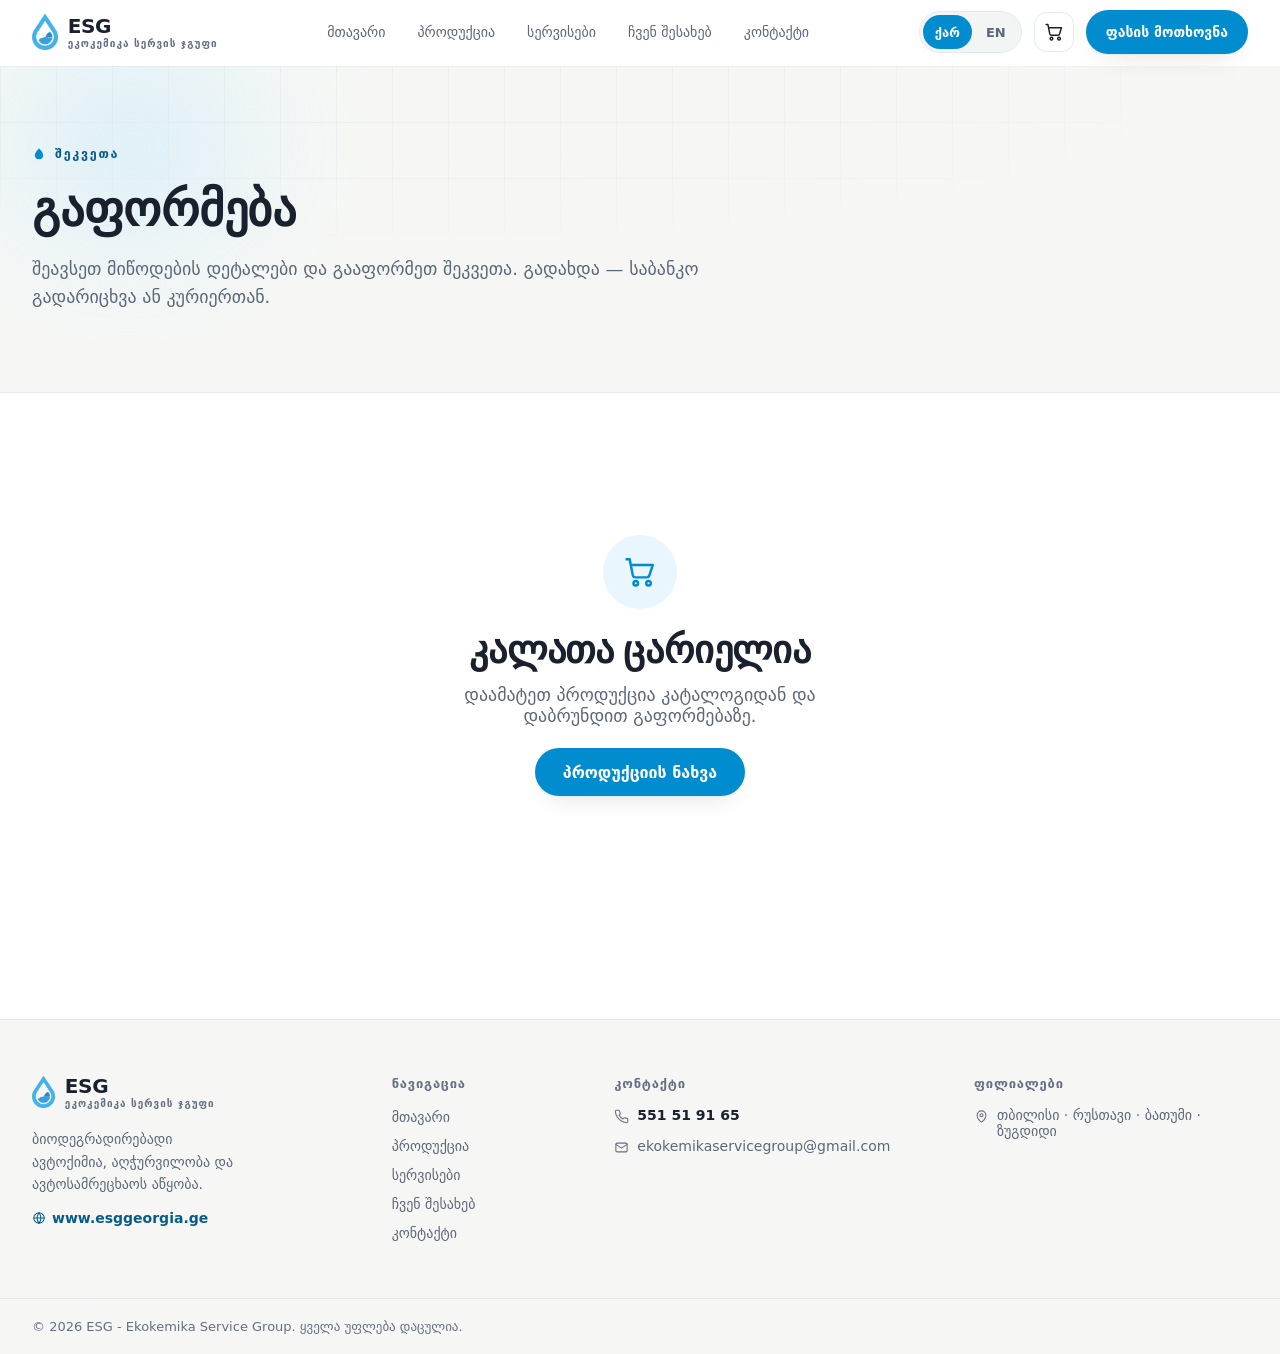
<file: checkout.html>
<!DOCTYPE html>
<html lang="ka">
<head>
<meta charset="UTF-8" />
<meta http-equiv="Content-Security-Policy" content="default-src 'self'; script-src 'self' 'unsafe-inline'; style-src 'self' 'unsafe-inline' https://fonts.googleapis.com; font-src 'self' https://fonts.gstatic.com; img-src 'self' data:; frame-src https://*.google.com; connect-src 'self' http://localhost:3000 https://api.esggeorgia.ge; object-src 'none'; base-uri 'self'; form-action 'self' mailto:; upgrade-insecure-requests" />
<meta name="viewport" content="width=device-width, initial-scale=1.0" />
<title>გაფორმება | ESG - ეკოკემიკა სერვის ჯგუფი</title>
<link rel="preconnect" href="https://fonts.googleapis.com" />
<link rel="preconnect" href="https://fonts.gstatic.com" crossorigin />
<link href="https://fonts.googleapis.com/css2?family=Noto+Sans+Georgian:wght@400..900&family=Noto+Serif+Georgian:wght@500..700&display=swap" rel="stylesheet" />
<meta name="description" content="ESG - შეკვეთის გაფორმება. მიწოდება და გადახდა საბანკო გადარიცხვით ან კურიერთან." />
<meta name="robots" content="noindex, follow" />
<link rel="canonical" href="https://esggeorgia.ge/checkout.html" />
<meta property="og:type" content="website" />
<meta property="og:site_name" content="ESG - Ekokemika Service Group" />
<meta property="og:locale" content="ka_GE" />
<meta property="og:title" content="გაფორმება | ESG" />
<meta property="og:description" content="შეკვეთის გაფორმება - მიწოდება და გადახდა." />
<meta property="og:image" content="https://esggeorgia.ge/assets/facility.webp" />
<link rel="icon" href="/favicon.ico" sizes="any" />
<link rel="icon" type="image/png" href="/assets/esg-favicon.png" />
<link rel="apple-touch-icon" href="/assets/esg-favicon.png" />
<link rel="stylesheet" href="styles.css" />
<script>document.documentElement.classList.add("js");</script>
</head>
<body>
<a class="skip-link i18n" href="#main" data-ka="მთავარ შინაარსზე გადასვლა" data-en="Skip to content">მთავარ შინაარსზე გადასვლა</a>

<header class="site-header">
  <div class="container">
    <div class="header-row">
      <a class="logo" href="index.html" aria-label="ESG">
        <img src="assets/esg-drop.png" alt="ESG - ეკოკემიკა სერვის ჯგუფი" />
        <span class="wm"><span class="name">ESG</span><span class="sub i18n" data-ka="ეკოკემიკა სერვის ჯგუფი" data-en="Ekokemika Service Group">ეკოკემიკა სერვის ჯგუფი</span></span>
      </a>
      <nav class="nav" aria-label="Primary">
        <a href="index.html" class="i18n" data-ka="მთავარი" data-en="Home">მთავარი</a>
        <a href="products.html" class="i18n" data-ka="პროდუქცია" data-en="Products">პროდუქცია</a>
        <a href="services.html" class="i18n" data-ka="სერვისები" data-en="Services">სერვისები</a>
        <a href="about.html" class="i18n" data-ka="ჩვენ შესახებ" data-en="About">ჩვენ შესახებ</a>
        <a href="contact.html" class="i18n" data-ka="კონტაქტი" data-en="Contact">კონტაქტი</a>
      </nav>
      <div class="header-actions">
        <div class="lang" role="group" aria-label="Language">
          <button data-lang="ka" aria-pressed="true">ქარ</button>
          <button data-lang="en" aria-pressed="false">EN</button>
        </div>
        <a class="btn btn-md btn-primary i18n" href="contact.html" data-ka="ფასის მოთხოვნა" data-en="Request a quote">ფასის მოთხოვნა</a>
      </div>
      <div class="header-mobile">
        <div class="lang" role="group" aria-label="Language">
          <button data-lang="ka" aria-pressed="true">ქარ</button>
          <button data-lang="en" aria-pressed="false">EN</button>
        </div>
        <button class="iconbtn" data-menu-btn aria-expanded="false" aria-label="Menu">
          <svg data-i-menu class="icon" style="width:22px;height:22px" viewBox="0 0 24 24"><path d="M3 6h18M3 12h18M3 18h18"/></svg>
          <svg data-i-close class="icon" style="width:22px;height:22px;display:none" viewBox="0 0 24 24"><path d="M6 6l12 12M18 6L6 18"/></svg>
        </button>
      </div>
    </div>
    <span class="scrollbar"></span>
  </div>
  <div class="mobile-menu">
    <div class="container">
      <nav aria-label="Mobile">
        <a href="index.html" class="i18n" data-ka="მთავარი" data-en="Home">მთავარი</a>
        <a href="products.html" class="i18n" data-ka="პროდუქცია" data-en="Products">პროდუქცია</a>
        <a href="services.html" class="i18n" data-ka="სერვისები" data-en="Services">სერვისები</a>
        <a href="about.html" class="i18n" data-ka="ჩვენ შესახებ" data-en="About">ჩვენ შესახებ</a>
        <a href="contact.html" class="i18n" data-ka="კონტაქტი" data-en="Contact">კონტაქტი</a>
        <a href="contact.html" class="btn btn-md btn-primary btn-block i18n" style="margin-top:10px" data-ka="ფასის მოთხოვნა" data-en="Request a quote">ფასის მოთხოვნა</a>
      </nav>
    </div>
  </div>
</header>

<main id="main">
  <!-- PAGE HERO -->
  <section class="page-hero">
    <div class="grid bg-grid"></div><div class="glow"></div>
    <div class="container">
      <div class="inner">
        <span class="eyebrow"><span class="i18n" data-ka="შეკვეთა" data-en="Order">შეკვეთა</span></span>
        <h1 class="i18n" data-ka="გაფორმება" data-en="Checkout">გაფორმება</h1>
        <p class="i18n" data-ka="შეავსეთ მიწოდების დეტალები და გააფორმეთ შეკვეთა. გადახდა — საბანკო გადარიცხვა ან კურიერთან." data-en="Fill in your delivery details and place your order. Payment — bank transfer or cash on delivery.">შეავსეთ მიწოდების დეტალები და გააფორმეთ შეკვეთა. გადახდა — საბანკო გადარიცხვა ან კურიერთან.</p>
      </div>
    </div>
  </section>

  <section class="section">
    <div class="container">

      <!-- ====== SUCCESS / CONFIRMATION (cart.js fills the reference + note and toggles .is-shown) ====== -->
      <div id="order-success" class="order-success">
        <span class="os-ico"><svg class="icon" viewBox="0 0 24 24"><path d="M20 6 9 17l-5-5"/></svg></span>
        <h2 id="os-title" class="i18n" data-ka="შეკვეთა მიღებულია!" data-en="Order received!">შეკვეთა მიღებულია!</h2>
        <p id="os-text" class="i18n" data-ka="მადლობა! თქვენი შეკვეთა მიღებულია. ჩვენი გუნდი მალე დაგიკავშირდებათ დადასტურებისა და მიწოდების დეტალებისთვის." data-en="Thank you! Your order has been received. Our team will contact you shortly to confirm and arrange delivery.">მადლობა! თქვენი შეკვეთა მიღებულია. ჩვენი გუნდი მალე დაგიკავშირდებათ დადასტურებისა და მიწოდების დეტალებისთვის.</p>
        <span class="order-ref" hidden></span>
        <div class="os-actions">
          <a class="btn btn-md btn-primary i18n" href="index.html" data-ka="მთავარ გვერდზე" data-en="Back to home">მთავარ გვერდზე</a>
          <a class="btn btn-md btn-outline i18n" href="products.html" data-ka="განაგრძეთ ყიდვა" data-en="Continue shopping">განაგრძეთ ყიდვა</a>
        </div>
      </div>

      <!-- ====== EMPTY CART (cart.js toggles .is-shown when there is nothing to order) ====== -->
      <div id="checkout-empty" class="co-empty">
        <span class="ce-ico"><svg class="icon" viewBox="0 0 24 24"><circle cx="9" cy="20" r="1.6"/><circle cx="18" cy="20" r="1.6"/><path d="M2.5 3h2.2l2.2 11.2a2 2 0 0 0 2 1.6h7.8a2 2 0 0 0 2-1.6L21 7H6.2"/></svg></span>
        <h2 class="i18n" data-ka="კალათა ცარიელია" data-en="Your cart is empty">კალათა ცარიელია</h2>
        <p class="i18n" data-ka="დაამატეთ პროდუქცია კატალოგიდან და დაბრუნდით გაფორმებაზე." data-en="Add products from the catalog and come back to checkout.">დაამატეთ პროდუქცია კატალოგიდან და დაბრუნდით გაფორმებაზე.</p>
        <a class="btn btn-lg btn-primary i18n" href="products.html" data-ka="პროდუქციის ნახვა" data-en="Browse products">პროდუქციის ნახვა</a>
      </div>

      <!-- ====== CHECKOUT (order summary + delivery form) ====== -->
      <div class="checkout-grid">

        <!-- delivery form -->
        <div class="co-form-col">
          <h2 class="section-sub i18n" style="margin-top:0" data-ka="მიწოდების მონაცემები" data-en="Delivery details">მიწოდების მონაცემები</h2>
          <form id="order-form" class="quote-form" style="margin-top:18px" novalidate>
            <div class="frow cols-2">
              <div class="fgroup">
                <label class="flabel i18n" for="of-name" data-ka="სახელი და გვარი" data-en="Full name">სახელი და გვარი</label>
                <input id="of-name" name="name" class="field i18n-attr" data-attr="placeholder" data-ka="თქვენი სახელი" data-en="Your name" placeholder="თქვენი სახელი" autocomplete="name" required />
              </div>
              <div class="fgroup">
                <label class="flabel i18n" for="of-phone" data-ka="ტელეფონი" data-en="Phone">ტელეფონი</label>
                <input id="of-phone" name="phone" type="tel" class="field i18n-attr" data-attr="placeholder" data-ka="5XX XX XX XX" data-en="5XX XX XX XX" placeholder="5XX XX XX XX" autocomplete="tel" required />
              </div>
            </div>
            <div class="fgroup">
              <label class="flabel i18n" for="of-email" data-ka="ელფოსტა (არასავალდებულო)" data-en="Email (optional)">ელფოსტა (არასავალდებულო)</label>
              <input id="of-email" name="email" type="email" class="field i18n-attr" data-attr="placeholder" data-ka="you@example.com" data-en="you@example.com" placeholder="you@example.com" autocomplete="email" />
            </div>
            <div class="fgroup">
              <label class="flabel i18n" for="of-address" data-ka="მისამართი" data-en="Delivery address">მისამართი</label>
              <input id="of-address" name="address" class="field i18n-attr" data-attr="placeholder" data-ka="ქალაქი, ქუჩა, ნომერი" data-en="City, street, number" placeholder="ქალაქი, ქუჩა, ნომერი" autocomplete="street-address" required />
            </div>
            <div class="fgroup">
              <label class="flabel i18n" for="of-notes" data-ka="შენიშვნა (არასავალდებულო)" data-en="Order notes (optional)">შენიშვნა (არასავალდებულო)</label>
              <textarea id="of-notes" name="notes" class="field i18n-attr" data-attr="placeholder" data-ka="დამატებითი ინსტრუქცია მიწოდებაზე…" data-en="Any extra delivery instructions…" placeholder="დამატებითი ინსტრუქცია მიწოდებაზე…" rows="3"></textarea>
            </div>

            <div class="pay-note">
              <svg class="icon" viewBox="0 0 24 24"><rect x="2" y="5" width="20" height="14" rx="2"/><path d="M2 10h20"/></svg>
              <span class="i18n" data-ka="გადახდა — საბანკო გადარიცხვა ან კურიერთან (ნაღდი). ონლაინ ბარათით გადახდა არ ხდება." data-en="Payment — bank transfer or cash on delivery. No online card payment.">გადახდა — საბანკო გადარიცხვა ან კურიერთან (ნაღდი). ონლაინ ბარათით გადახდა არ ხდება.</span>
            </div>

            <div class="co-actions">
              <button id="order-whatsapp" type="button" class="btn btn-lg btn-whatsapp">
                <svg class="icon" style="width:19px;height:19px" viewBox="0 0 24 24"><path d="M21 11.5a8.5 8.5 0 0 1-12.6 7.4L3 20.5l1.7-5.2A8.5 8.5 0 1 1 21 11.5z"/><path d="M8.5 8.8c.2-.5.4-.5.7-.5h.5c.2 0 .4 0 .6.5l.7 1.6c.1.2 0 .4-.1.5l-.5.6c-.1.1-.2.3-.1.5.2.5.7 1.2 1.3 1.7.7.6 1.3.8 1.6.9.2 0 .4 0 .5-.1l.6-.6c.2-.2.4-.2.5-.1l1.5.8c.3.1.4.3.4.4.1.4-.1 1-.4 1.3-.3.3-1 .7-1.6.7-1 0-2.5-.5-4.2-2-1.6-1.4-2.5-3-2.7-3.7-.2-.7-.1-1.4.1-1.7z" fill="currentColor" stroke="none"/></svg>
                <span class="i18n" data-ka="WhatsApp-ით გაგზავნა" data-en="Order via WhatsApp">WhatsApp-ით გაგზავნა</span>
              </button>
              <button id="order-email" type="button" class="btn btn-lg btn-primary">
                <svg class="icon" style="width:18px;height:18px" viewBox="0 0 24 24"><path d="M20 6 9 17l-5-5"/></svg>
                <span class="i18n" data-ka="შეკვეთის გაგზავნა" data-en="Place order">შეკვეთის გაგზავნა</span>
              </button>
            </div>
            <p class="co-fineprint i18n" data-ka="გაგზავნით თქვენ ეთანხმებით, რომ დაგიკავშირდებით შეკვეთის დასადასტურებლად." data-en="By sending, you agree that we may contact you to confirm the order.">გაგზავნით თქვენ ეთანხმებით, რომ დაგიკავშირდებით შეკვეთის დასადასტურებლად.</p>

            <!-- DEMO ONLY: previews the confirmation state without JS. Remove in production. -->
          </form>
        </div>

        <!-- order summary (rendered from the cart by cart.js) -->
        <aside class="co-sum-col">
          <div class="co-sum">
            <h2 class="i18n" data-ka="თქვენი შეკვეთა" data-en="Your order">თქვენი შეკვეთა</h2>
            <ul class="co-items" id="order-items"></ul>

            <div class="co-totals">
              <div class="co-row"><span class="i18n" data-ka="ჯამი (ფასიანი ნივთები)" data-en="Subtotal (priced items)">ჯამი (ფასიანი ნივთები)</span><span class="v" id="order-subtotal">—</span></div>
              <div class="co-row quote" hidden><span class="i18n" data-ka="ფასდება ცალკე" data-en="To be quoted">ფასდება ცალკე</span><span class="v"></span></div>
              <div class="co-row total"><span class="i18n" data-ka="სულ" data-en="Total">სულ</span><span class="v" id="order-total">—</span></div>
            </div>

            <div class="pay-note">
              <svg class="icon" viewBox="0 0 24 24"><path d="M12 2s7 6.7 7 12a7 7 0 0 1-14 0c0-5.3 7-12 7-12z"/></svg>
              <span class="i18n" data-ka="„ფასი მოთხოვნით“ ნივთები საბოლოო ჯამში არ შედის — დაგითვლით შეკვეთის დადასტურებისას." data-en="“Price on request” items are not included in the total — we'll quote them when confirming your order.">„ფასი მოთხოვნით“ ნივთები საბოლოო ჯამში არ შედის — დაგითვლით შეკვეთის დადასტურებისას.</span>
            </div>
          </div>
        </aside>

      </div>
    </div>
  </section>
</main>

<!-- CART DRAWER + OVERLAY (same block as product.html; included so the header cart icon works here too). Default = closed. -->

<footer class="site-footer">
  <div class="container">
    <div class="footer-grid">
      <div>
        <a class="logo" href="index.html" aria-label="ESG">
          <img src="assets/esg-drop.png" alt="ESG" style="height:32px" />
          <span class="wm"><span class="name">ESG</span><span class="sub i18n" data-ka="ეკოკემიკა სერვის ჯგუფი" data-en="Ekokemika Service Group">ეკოკემიკა სერვის ჯგუფი</span></span>
        </a>
        <p class="tagline i18n" data-ka="ბიოდეგრადირებადი ავტოქიმია, აღჭურვილობა და ავტოსამრეცხაოს აწყობა." data-en="Biodegradable car chemistry, equipment and car-wash construction.">ბიოდეგრადირებადი ავტოქიმია, აღჭურვილობა და ავტოსამრეცხაოს აწყობა.</p>
        <span class="web"><svg class="icon" viewBox="0 0 24 24"><circle cx="12" cy="12" r="9"/><path d="M3 12h18M12 3a15 15 0 0 1 0 18M12 3a15 15 0 0 0 0 18"/></svg>www.esggeorgia.ge</span>
      </div>
      <div>
        <h4 class="i18n" data-ka="ნავიგაცია" data-en="Navigation">ნავიგაცია</h4>
        <ul>
          <li><a href="index.html" class="i18n" data-ka="მთავარი" data-en="Home">მთავარი</a></li>
          <li><a href="products.html" class="i18n" data-ka="პროდუქცია" data-en="Products">პროდუქცია</a></li>
          <li><a href="services.html" class="i18n" data-ka="სერვისები" data-en="Services">სერვისები</a></li>
          <li><a href="about.html" class="i18n" data-ka="ჩვენ შესახებ" data-en="About">ჩვენ შესახებ</a></li>
          <li><a href="contact.html" class="i18n" data-ka="კონტაქტი" data-en="Contact">კონტაქტი</a></li>
        </ul>
      </div>
      <div>
        <h4 class="i18n" data-ka="კონტაქტი" data-en="Contact">კონტაქტი</h4>
        <ul>
          <li><a class="lk" href="tel:+995551519165"><svg class="icon" viewBox="0 0 24 24"><path d="M22 16.9v3a2 2 0 0 1-2.2 2 19.8 19.8 0 0 1-8.6-3 19.5 19.5 0 0 1-6-6 19.8 19.8 0 0 1-3-8.6A2 2 0 0 1 4.1 2h3a2 2 0 0 1 2 1.7c.1.9.4 1.8.7 2.6a2 2 0 0 1-.5 2.1L8.1 9.9a16 16 0 0 0 6 6l1.5-1.2a2 2 0 0 1 2.1-.5c.8.3 1.7.6 2.6.7a2 2 0 0 1 1.7 2z"/></svg><span class="nm">551 51 91 65</span></a></li>
          <li><a class="lk" href="mailto:ekokemikaservicegroup@gmail.com"><svg class="icon" viewBox="0 0 24 24"><rect x="3" y="5" width="18" height="14" rx="2"/><path d="m3 7 9 6 9-6"/></svg>ekokemikaservicegroup@gmail.com</a></li>
        </ul>
      </div>
      <div>
        <h4 class="i18n" data-ka="ფილიალები" data-en="Branches">ფილიალები</h4>
        <ul>
          <li><span class="lk"><svg class="icon" viewBox="0 0 24 24"><path d="M12 21s-7-5-7-11a7 7 0 0 1 14 0c0 6-7 11-7 11z"/><circle cx="12" cy="10" r="2.5"/></svg><span class="i18n" data-ka="თბილისი · რუსთავი · ბათუმი · ზუგდიდი" data-en="Tbilisi · Rustavi · Batumi · Zugdidi">თბილისი · რუსთავი · ბათუმი · ზუგდიდი</span></span></li>
        </ul>
      </div>
    </div>
  </div>
  <div class="footer-bottom">
    <div class="container">
      <span>© <span id="year"></span> ESG - Ekokemika Service Group. <span class="i18n" data-ka="ყველა უფლება დაცულია." data-en="All rights reserved.">ყველა უფლება დაცულია.</span></span>
    </div>
  </div>
</footer>

<script>document.getElementById("year").textContent = new Date().getFullYear();</script>
<script src="app.js"></script>
<script src="cart.js?v=3"></script>
</body>
</html>
</file>
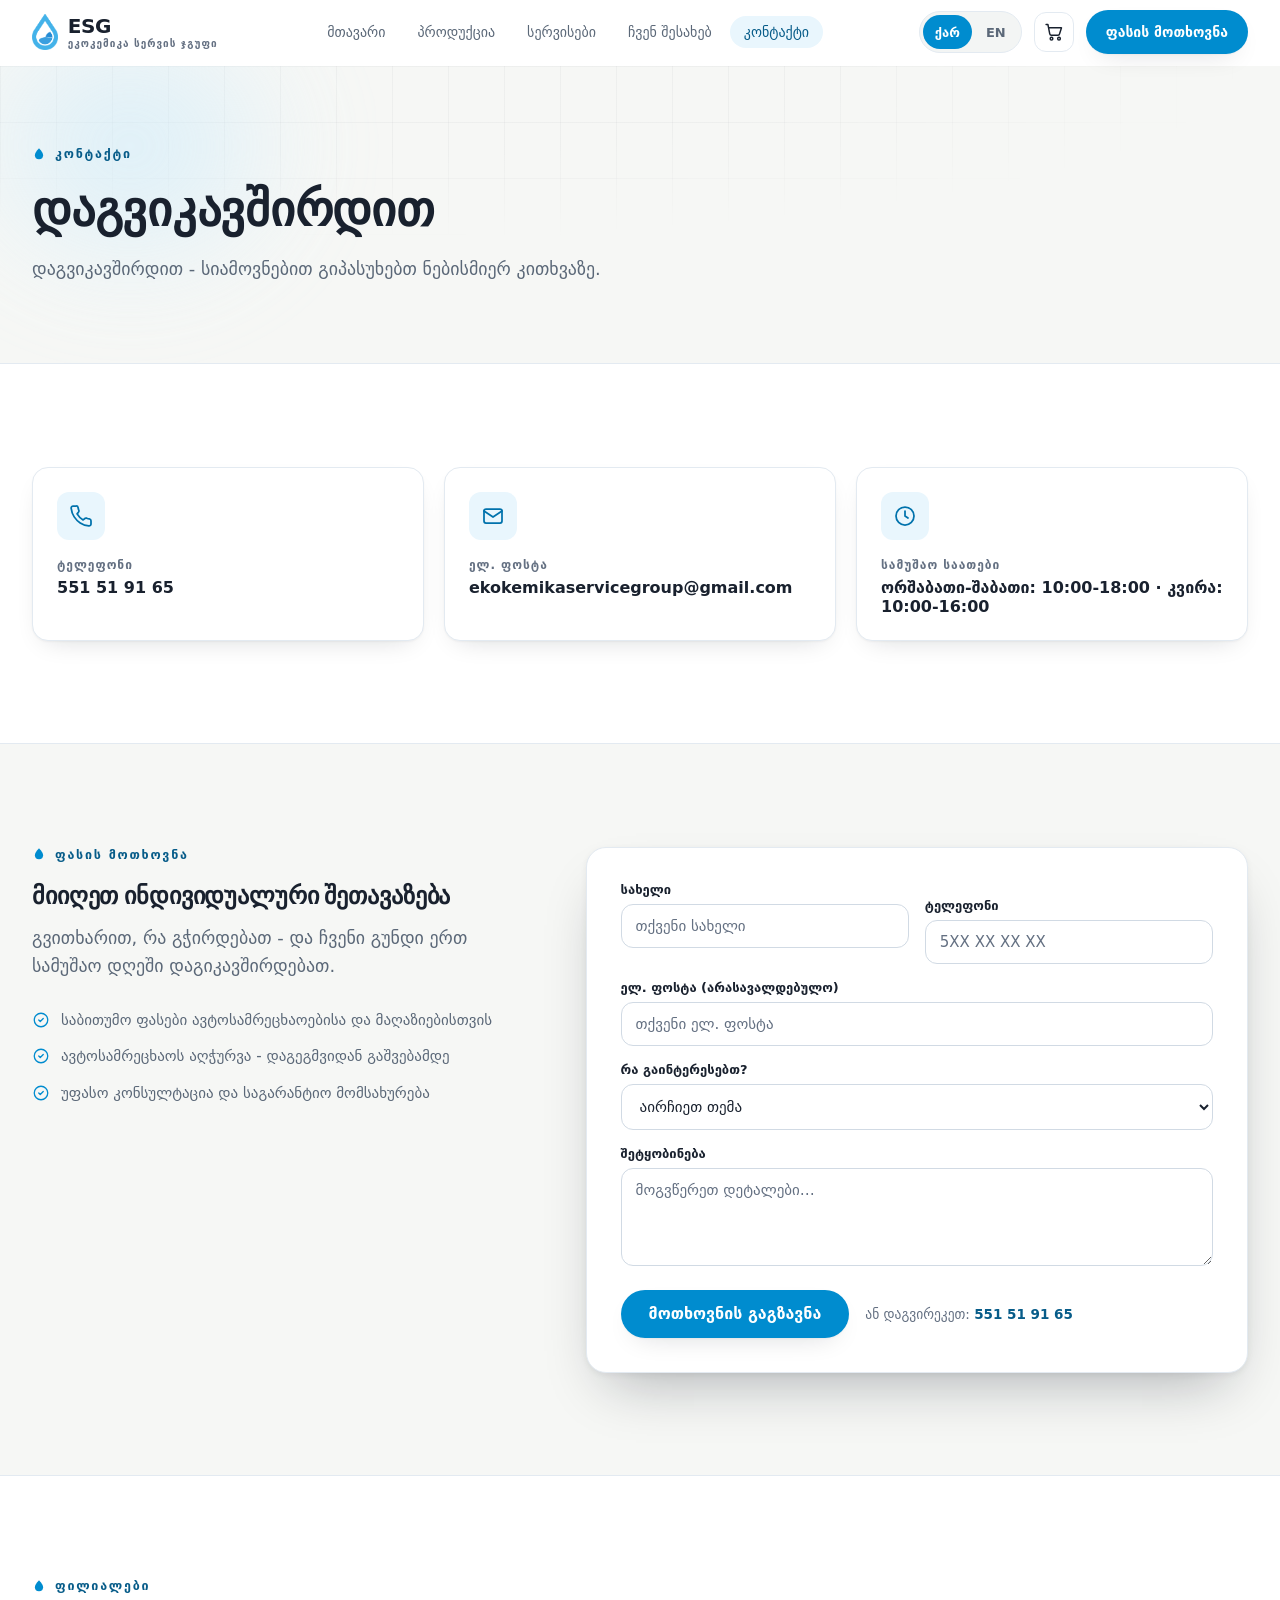
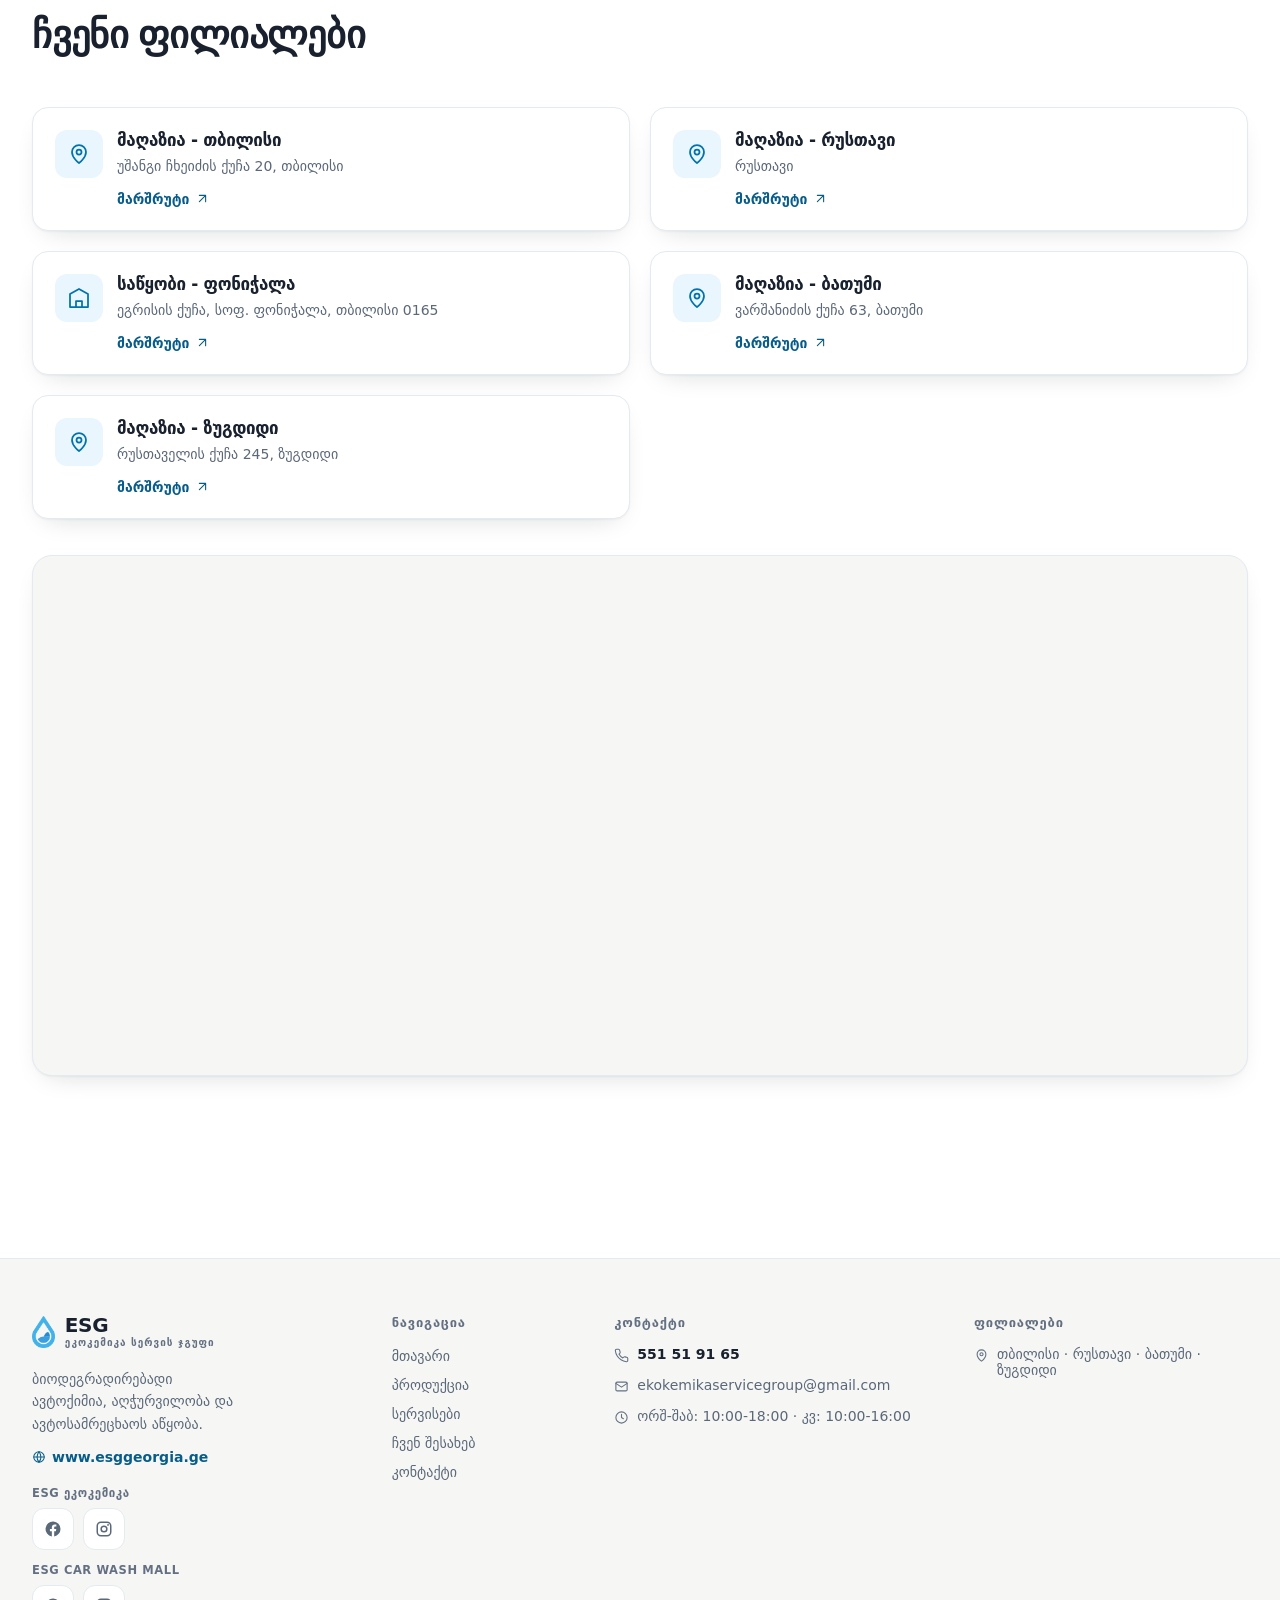
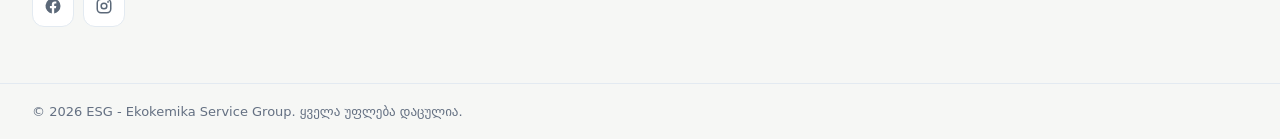
<file: contact.html>
<!DOCTYPE html>
<html lang="ka">
<head>
<meta charset="UTF-8" />
<meta http-equiv="Content-Security-Policy" content="default-src 'self'; script-src 'self' 'unsafe-inline'; style-src 'self' 'unsafe-inline' https://fonts.googleapis.com; font-src 'self' https://fonts.gstatic.com; img-src 'self' data:; frame-src https://*.google.com; connect-src 'self' https://formsubmit.co; object-src 'none'; base-uri 'self'; form-action 'self' mailto:; upgrade-insecure-requests" />
<meta name="viewport" content="width=device-width, initial-scale=1.0" />
<title>კონტაქტი | ავტოშამპუნი და სამრეცხაოს ინვენტარი - ESG თბილისი</title>
<link rel="preconnect" href="https://fonts.googleapis.com" />
<link rel="preconnect" href="https://fonts.gstatic.com" crossorigin />
<link href="https://fonts.googleapis.com/css2?family=Noto+Sans+Georgian:wght@400..900&family=Noto+Serif+Georgian:wght@500..700&display=swap" rel="stylesheet" />
<meta name="description" content="ESG კონტაქტი - ავტოშამპუნი, ავტოქიმია, სამრეცხაოს ინვენტარი. ფილიალები: თბილისი, რუსთავი, ბათუმი, ზუგდიდი. ☎ 551 51 91 65. ფასის მოთხოვნა." />
<meta name="keywords" content="ESG კონტაქტი, ავტოქიმია თბილისი ტელეფონი, სამრეცხაო ინვენტარი შეკვეთა, autoshampoo tbilisi contact, car wash georgia phone" />
<meta name="robots" content="index, follow" />
<link rel="canonical" href="https://esggeorgia.ge/contact.html" />
<meta property="og:type" content="website" />
<meta property="og:url" content="https://esggeorgia.ge/contact.html" />
<meta property="og:site_name" content="ESG - Ekokemika Service Group" />
<meta property="og:locale" content="ka_GE" />
<meta property="og:title" content="კონტაქტი | ESG ავტოქიმია თბილისი - ☎ 551 51 91 65" />
<meta property="og:description" content="ფილიალები: თბილისი, რუსთავი, ბათუმი, ზუგდიდი. ფასის მოთხოვნა - ☎ 551 51 91 65." />
<meta property="og:image" content="https://esggeorgia.ge/assets/fac-hero.jpg" />
<link rel="icon" href="/favicon.ico" sizes="any" />
<link rel="icon" type="image/png" href="/assets/esg-favicon.png" />
<link rel="apple-touch-icon" href="/assets/esg-favicon.png" />
<link rel="stylesheet" href="styles.css" />
<script>document.documentElement.classList.add("js");</script>
</head>
<body>
<a class="skip-link i18n" href="#main" data-ka="მთავარ შინაარსზე გადასვლა" data-en="Skip to content">მთავარ შინაარსზე გადასვლა</a>

<header class="site-header">
  <div class="container">
    <div class="header-row">
      <a class="logo" href="index.html" aria-label="ESG">
        <img src="assets/esg-drop.png" alt="ESG - ეკოკემიკა სერვის ჯგუფი" />
        <span class="wm"><span class="name">ESG</span><span class="sub i18n" data-ka="ეკოკემიკა სერვის ჯგუფი" data-en="Ekokemika Service Group">ეკოკემიკა სერვის ჯგუფი</span></span>
      </a>
      <nav class="nav" aria-label="Primary">
        <a href="index.html" class="i18n" data-ka="მთავარი" data-en="Home">მთავარი</a>
        <a href="products.html" class="i18n" data-ka="პროდუქცია" data-en="Products">პროდუქცია</a>
        <a href="services.html" class="i18n" data-ka="სერვისები" data-en="Services">სერვისები</a>
        <a href="about.html" class="i18n" data-ka="ჩვენ შესახებ" data-en="About">ჩვენ შესახებ</a>
        <a href="contact.html" class="active i18n" data-ka="კონტაქტი" data-en="Contact">კონტაქტი</a>
      </nav>
      <div class="header-actions">
        <div class="lang" role="group" aria-label="Language">
          <button data-lang="ka" aria-pressed="true">ქარ</button>
          <button data-lang="en" aria-pressed="false">EN</button>
        </div>
        <a class="btn btn-md btn-primary i18n" href="contact.html" data-ka="ფასის მოთხოვნა" data-en="Request a quote">ფასის მოთხოვნა</a>
      </div>
      <div class="header-mobile">
        <div class="lang" role="group" aria-label="Language">
          <button data-lang="ka" aria-pressed="true">ქარ</button>
          <button data-lang="en" aria-pressed="false">EN</button>
        </div>
        <button class="iconbtn" data-menu-btn aria-expanded="false" aria-label="Menu">
          <svg data-i-menu class="icon" style="width:22px;height:22px" viewBox="0 0 24 24"><path d="M3 6h18M3 12h18M3 18h18"/></svg>
          <svg data-i-close class="icon" style="width:22px;height:22px;display:none" viewBox="0 0 24 24"><path d="M6 6l12 12M18 6L6 18"/></svg>
        </button>
      </div>
    </div>
    <span class="scrollbar"></span>
  </div>
  <div class="mobile-menu">
    <div class="container">
      <nav aria-label="Mobile">
        <a href="index.html" class="i18n" data-ka="მთავარი" data-en="Home">მთავარი</a>
        <a href="products.html" class="i18n" data-ka="პროდუქცია" data-en="Products">პროდუქცია</a>
        <a href="services.html" class="i18n" data-ka="სერვისები" data-en="Services">სერვისები</a>
        <a href="about.html" class="i18n" data-ka="ჩვენ შესახებ" data-en="About">ჩვენ შესახებ</a>
        <a href="contact.html" class="active i18n" data-ka="კონტაქტი" data-en="Contact">კონტაქტი</a>
        <a href="contact.html" class="btn btn-md btn-primary btn-block i18n" style="margin-top:10px" data-ka="ფასის მოთხოვნა" data-en="Request a quote">ფასის მოთხოვნა</a>
      </nav>
    </div>
  </div>
</header>

<main id="main">
  <section class="page-hero">
    <div class="grid bg-grid"></div><div class="glow"></div>
    <div class="container">
      <div class="inner">
        <span class="eyebrow"><span class="i18n" data-ka="კონტაქტი" data-en="Contact">კონტაქტი</span></span>
        <h1 class="i18n" data-ka="დაგვიკავშირდით" data-en="Get in touch">დაგვიკავშირდით</h1>
        <p class="i18n" data-ka="დაგვიკავშირდით - სიამოვნებით გიპასუხებთ ნებისმიერ კითხვაზე." data-en="Get in touch - we're happy to answer any question.">დაგვიკავშირდით - სიამოვნებით გიპასუხებთ ნებისმიერ კითხვაზე.</p>
      </div>
    </div>
  </section>

  <section class="section">
    <div class="container">
      <div class="cardgrid cols-3" style="margin-top:0">
        <a class="info-card reveal" href="tel:+995551519165" data-delay="0" style="display:block">
          <span class="tile"><svg class="icon" viewBox="0 0 24 24"><path d="M22 16.9v3a2 2 0 0 1-2.2 2 19.8 19.8 0 0 1-8.6-3 19.5 19.5 0 0 1-6-6 19.8 19.8 0 0 1-3-8.6A2 2 0 0 1 4.1 2h3a2 2 0 0 1 2 1.7c.1.9.4 1.8.7 2.6a2 2 0 0 1-.5 2.1L8.1 9.9a16 16 0 0 0 6 6l1.5-1.2a2 2 0 0 1 2.1-.5c.8.3 1.7.6 2.6.7a2 2 0 0 1 1.7 2z"/></svg></span>
          <p class="lbl i18n" data-ka="ტელეფონი" data-en="Phone">ტელეფონი</p>
          <p class="val">551 51 91 65</p>
        </a>
        <a class="info-card reveal" href="mailto:ekokemikaservicegroup@gmail.com" data-delay="0.06" style="display:block">
          <span class="tile"><svg class="icon" viewBox="0 0 24 24"><rect x="3" y="5" width="18" height="14" rx="2"/><path d="m3 7 9 6 9-6"/></svg></span>
          <p class="lbl i18n" data-ka="ელ. ფოსტა" data-en="Email">ელ. ფოსტა</p>
          <p class="val">ekokemikaservicegroup@gmail.com</p>
        </a>
        <div class="info-card reveal" data-delay="0.12">
          <span class="tile accent"><svg class="icon" viewBox="0 0 24 24"><circle cx="12" cy="12" r="9"/><path d="M12 7v5l3 2"/></svg></span>
          <p class="lbl i18n" data-ka="სამუშაო საათები" data-en="Working hours">სამუშაო საათები</p>
          <p class="val i18n" data-ka="ორშაბათი-შაბათი: 10:00-18:00 · კვირა: 10:00-16:00" data-en="Monday-Saturday: 10:00-18:00 · Sunday: 10:00-16:00">ორშაბათი-შაბათი: 10:00-18:00 · კვირა: 10:00-16:00</p>
        </div>
      </div>
    </div>
  </section>

  <section class="section section--alt" id="quote">
    <div class="container">
      <div class="quote-grid">
        <div class="reveal">
          <span class="eyebrow"><span class="i18n" data-ka="ფასის მოთხოვნა" data-en="Request a quote">ფასის მოთხოვნა</span></span>
          <h2 style="margin-top:16px" class="i18n" data-ka="მიიღეთ ინდივიდუალური შეთავაზება" data-en="Get a tailored offer">მიიღეთ ინდივიდუალური შეთავაზება</h2>
          <p class="quote-lead i18n" data-ka="გვითხარით, რა გჭირდებათ - და ჩვენი გუნდი ერთ სამუშაო დღეში დაგიკავშირდებათ." data-en="Tell us what you need - our team will get back to you within one business day.">გვითხარით, რა გჭირდებათ - და ჩვენი გუნდი ერთ სამუშაო დღეში დაგიკავშირდებათ.</p>
          <ul class="quote-points">
            <li><svg class="icon" viewBox="0 0 24 24"><circle cx="12" cy="12" r="9"/><path d="M9 12l2 2 4-4"/></svg><span class="i18n" data-ka="საბითუმო ფასები ავტოსამრეცხაოებისა და მაღაზიებისთვის" data-en="Wholesale pricing for car washes and shops">საბითუმო ფასები ავტოსამრეცხაოებისა და მაღაზიებისთვის</span></li>
            <li><svg class="icon" viewBox="0 0 24 24"><circle cx="12" cy="12" r="9"/><path d="M9 12l2 2 4-4"/></svg><span class="i18n" data-ka="ავტოსამრეცხაოს აღჭურვა - დაგეგმვიდან გაშვებამდე" data-en="Car-wash fit-out - from planning to launch">ავტოსამრეცხაოს აღჭურვა - დაგეგმვიდან გაშვებამდე</span></li>
            <li><svg class="icon" viewBox="0 0 24 24"><circle cx="12" cy="12" r="9"/><path d="M9 12l2 2 4-4"/></svg><span class="i18n" data-ka="უფასო კონსულტაცია და საგარანტიო მომსახურება" data-en="Free consultation and warranty service">უფასო კონსულტაცია და საგარანტიო მომსახურება</span></li>
          </ul>
        </div>
        <form class="quote-form reveal" id="quote-form" data-delay="0.08">
          <div class="frow cols-2">
            <div class="fgroup">
              <label class="flabel i18n" for="qf-name" data-ka="სახელი" data-en="Name">სახელი</label>
              <input class="field i18n-attr" data-attr="placeholder" data-ka="თქვენი სახელი" data-en="Your name" id="qf-name" name="name" type="text" required="required" placeholder="თქვენი სახელი" />
            </div>
            <div class="fgroup">
              <label class="flabel i18n" for="qf-phone" data-ka="ტელეფონი" data-en="Phone">ტელეფონი</label>
              <input class="field" id="qf-phone" name="phone" type="tel" required="required" placeholder="5XX XX XX XX" />
            </div>
          </div>
          <div class="fgroup">
            <label class="flabel i18n" for="qf-email" data-ka="ელ. ფოსტა (არასავალდებულო)" data-en="Email (optional)">ელ. ფოსტა (არასავალდებულო)</label>
            <input class="field i18n-attr" data-attr="placeholder" data-ka="თქვენი ელ. ფოსტა" data-en="Your email" id="qf-email" name="email" type="email" placeholder="თქვენი ელ. ფოსტა" />
          </div>
          <div class="fgroup">
            <label class="flabel i18n" for="qf-topic" data-ka="რა გაინტერესებთ?" data-en="What are you interested in?">რა გაინტერესებთ?</label>
            <select class="field" id="qf-topic" name="topic" required="required">
              <option value="" disabled="disabled" selected="selected" class="i18n" data-ka="აირჩიეთ თემა" data-en="Choose a topic">აირჩიეთ თემა</option>
              <option class="i18n" data-ka="პროდუქცია - საბითუმო შესყიდვა" data-en="Products - wholesale">პროდუქცია - საბითუმო შესყიდვა</option>
              <option class="i18n" data-ka="ავტოსამრეცხაოს მშენებლობა / აღჭურვა" data-en="Car-wash construction / fit-out">ავტოსამრეცხაოს მშენებლობა / აღჭურვა</option>
              <option class="i18n" data-ka="პროდუქცია მაღაზიებისთვის" data-en="Products for retail">პროდუქცია მაღაზიებისთვის</option>
              <option class="i18n" data-ka="სხვა" data-en="Other">სხვა</option>
            </select>
          </div>
          <div class="fgroup">
            <label class="flabel i18n" for="qf-msg" data-ka="შეტყობინება" data-en="Message">შეტყობინება</label>
            <textarea class="field i18n-attr" data-attr="placeholder" data-ka="მოგვწერეთ დეტალები…" data-en="Tell us the details…" id="qf-msg" name="message" rows="4" placeholder="მოგვწერეთ დეტალები…"></textarea>
          </div>
          <input type="text" name="_honey" tabindex="-1" autocomplete="off" aria-hidden="true" style="display:none" />
          <div class="send">
            <button class="btn btn-lg btn-primary i18n" type="submit" data-ka="მოთხოვნის გაგზავნა" data-en="Send request">მოთხოვნის გაგზავნა</button>
            <span class="form-note"><span class="i18n" data-ka="ან დაგვირეკეთ:" data-en="or call us:">ან დაგვირეკეთ:</span> <a href="tel:+995551519165">551 51 91 65</a></span>
          </div>
          <p class="sent-note" id="quote-sent" hidden="hidden"><svg class="icon" viewBox="0 0 24 24"><circle cx="12" cy="12" r="9"/><path d="M9 12l2 2 4-4"/></svg><span class="msg"></span></p>
          <p class="sent-note err" id="quote-error" hidden="hidden"><svg class="icon" viewBox="0 0 24 24"><path d="M12 9v4M12 17h.01M10.3 3.9 1.8 18a2 2 0 0 0 1.7 3h17a2 2 0 0 0 1.7-3L13.7 3.9a2 2 0 0 0-3.4 0z"/></svg><span class="msg"></span></p>
        </form>
      </div>
    </div>
  </section>

  <section class="section">
    <div class="container">
      <div class="section-head reveal">
        <span class="eyebrow"><span class="i18n" data-ka="ფილიალები" data-en="Branches">ფილიალები</span></span>
        <h2 class="i18n" data-ka="ჩვენი ფილიალები" data-en="Our branches">ჩვენი ფილიალები</h2>
      </div>
      <div class="cardgrid cols-2">
        <a class="branch reveal" data-delay="0" href="https://maps.app.goo.gl/dvvthJ6SZe8M2zaL7" target="_blank" rel="noopener">
          <div class="row">
            <span class="tile"><svg class="icon" viewBox="0 0 24 24"><path d="M12 21s-7-5-7-11a7 7 0 0 1 14 0c0 6-7 11-7 11z"/><circle cx="12" cy="10" r="2.5"/></svg></span>
            <div>
              <h3 class="i18n" data-ka="მაღაზია - თბილისი" data-en="Shop - Tbilisi">მაღაზია - თბილისი</h3>
              <p class="addr i18n" data-ka="უშანგი ჩხეიძის ქუჩა 20, თბილისი" data-en="20 Ushangi Chkheidze St, Tbilisi">უშანგი ჩხეიძის ქუჩა 20, თბილისი</p>
              <span class="more"><span class="i18n" data-ka="მარშრუტი" data-en="Directions">მარშრუტი</span><svg class="icon" viewBox="0 0 24 24"><path d="M7 17 17 7M7 7h10v10"/></svg></span>
            </div>
          </div>
        </a>
        <a class="branch reveal" data-delay="0.06" href="https://maps.app.goo.gl/jjD93bZb1U2DKm7h9" target="_blank" rel="noopener">
          <div class="row">
            <span class="tile"><svg class="icon" viewBox="0 0 24 24"><path d="M12 21s-7-5-7-11a7 7 0 0 1 14 0c0 6-7 11-7 11z"/><circle cx="12" cy="10" r="2.5"/></svg></span>
            <div>
              <h3 class="i18n" data-ka="მაღაზია - რუსთავი" data-en="Shop - Rustavi">მაღაზია - რუსთავი</h3>
              <p class="addr i18n" data-ka="რუსთავი" data-en="Rustavi">რუსთავი</p>
              <span class="more"><span class="i18n" data-ka="მარშრუტი" data-en="Directions">მარშრუტი</span><svg class="icon" viewBox="0 0 24 24"><path d="M7 17 17 7M7 7h10v10"/></svg></span>
            </div>
          </div>
        </a>
        <a class="branch reveal" data-delay="0.12" href="https://maps.app.goo.gl/aXUfg3H9oQi8HELr5" target="_blank" rel="noopener">
          <div class="row">
            <span class="tile"><svg class="icon" viewBox="0 0 24 24"><path d="M3 21V8l9-5 9 5v13M3 21h18M9 21v-6h6v6"/></svg></span>
            <div>
              <h3 class="i18n" data-ka="საწყობი - ფონიჭალა" data-en="Warehouse - Ponichala">საწყობი - ფონიჭალა</h3>
              <p class="addr i18n" data-ka="ეგრისის ქუჩა, სოფ. ფონიჭალა, თბილისი 0165" data-en="Egrisi St, Ponichala village, Tbilisi 0165">ეგრისის ქუჩა, სოფ. ფონიჭალა, თბილისი 0165</p>
              <span class="more"><span class="i18n" data-ka="მარშრუტი" data-en="Directions">მარშრუტი</span><svg class="icon" viewBox="0 0 24 24"><path d="M7 17 17 7M7 7h10v10"/></svg></span>
            </div>
          </div>
        </a>
        <a class="branch reveal" data-delay="0.18" href="https://maps.app.goo.gl/EWtGn64iByDQdUL7A" target="_blank" rel="noopener">
          <div class="row">
            <span class="tile"><svg class="icon" viewBox="0 0 24 24"><path d="M12 21s-7-5-7-11a7 7 0 0 1 14 0c0 6-7 11-7 11z"/><circle cx="12" cy="10" r="2.5"/></svg></span>
            <div>
              <h3 class="i18n" data-ka="მაღაზია - ბათუმი" data-en="Shop - Batumi">მაღაზია - ბათუმი</h3>
              <p class="addr i18n" data-ka="ვარშანიძის ქუჩა 63, ბათუმი" data-en="63 Varshanidze St, Batumi">ვარშანიძის ქუჩა 63, ბათუმი</p>
              <span class="more"><span class="i18n" data-ka="მარშრუტი" data-en="Directions">მარშრუტი</span><svg class="icon" viewBox="0 0 24 24"><path d="M7 17 17 7M7 7h10v10"/></svg></span>
            </div>
          </div>
        </a>
        <a class="branch reveal" data-delay="0.24" href="https://maps.app.goo.gl/4SRwuwyYXgoYgCHN6" target="_blank" rel="noopener">
          <div class="row">
            <span class="tile"><svg class="icon" viewBox="0 0 24 24"><path d="M12 21s-7-5-7-11a7 7 0 0 1 14 0c0 6-7 11-7 11z"/><circle cx="12" cy="10" r="2.5"/></svg></span>
            <div>
              <h3 class="i18n" data-ka="მაღაზია - ზუგდიდი" data-en="Shop - Zugdidi">მაღაზია - ზუგდიდი</h3>
              <p class="addr i18n" data-ka="რუსთაველის ქუჩა 245, ზუგდიდი" data-en="245 Rustaveli St, Zugdidi">რუსთაველის ქუჩა 245, ზუგდიდი</p>
              <span class="more"><span class="i18n" data-ka="მარშრუტი" data-en="Directions">მარშრუტი</span><svg class="icon" viewBox="0 0 24 24"><path d="M7 17 17 7M7 7h10v10"/></svg></span>
            </div>
          </div>
        </a>
      </div>
      <div class="map-frame reveal" data-delay="0.1">
        <iframe title="ESG - მაღაზია თბილისში რუკაზე" src="https://maps.google.com/maps?q=Ushangi+Chkheidze+Street+20,+Tbilisi,+Georgia&amp;z=15&amp;hl=ka&amp;output=embed" loading="lazy" allowfullscreen="allowfullscreen"></iframe>
      </div>
    </div>
  </section>
</main>

<footer class="site-footer">
  <div class="container">
    <div class="footer-grid">
      <div>
        <a class="logo" href="index.html" aria-label="ESG">
          <img src="assets/esg-drop.png" alt="ESG" style="height:32px" />
          <span class="wm"><span class="name">ESG</span><span class="sub i18n" data-ka="ეკოკემიკა სერვის ჯგუფი" data-en="Ekokemika Service Group">ეკოკემიკა სერვის ჯგუფი</span></span>
        </a>
        <p class="tagline i18n" data-ka="ბიოდეგრადირებადი ავტოქიმია, აღჭურვილობა და ავტოსამრეცხაოს აწყობა." data-en="Biodegradable car chemistry, equipment and car-wash construction.">ბიოდეგრადირებადი ავტოქიმია, აღჭურვილობა და ავტოსამრეცხაოს აწყობა.</p>
        <span class="web"><svg class="icon" viewBox="0 0 24 24"><circle cx="12" cy="12" r="9"/><path d="M3 12h18M12 3a15 15 0 0 1 0 18M12 3a15 15 0 0 0 0 18"/></svg>www.esggeorgia.ge</span>
        <div class="socials">
          <div class="sgroup">
            <span class="sname">ESG <span class="i18n" data-ka="ეკოკემიკა" data-en="Ekokemika">ეკოკემიკა</span></span>
            <span class="sicons">
              <a href="https://www.facebook.com/ESG.Ekokemika" target="_blank" rel="noopener" aria-label="Facebook - ESG Ekokemika"><svg viewBox="0 0 24 24" fill="currentColor"><path d="M22 12a10 10 0 1 0-11.56 9.88v-6.99H7.9V12h2.54V9.8c0-2.5 1.49-3.89 3.78-3.89 1.09 0 2.24.2 2.24.2v2.46h-1.26c-1.24 0-1.63.77-1.63 1.56V12h2.78l-.44 2.89h-2.34v6.99A10 10 0 0 0 22 12z"/></svg></a>
              <a href="https://www.instagram.com/esg.ekokemika/" target="_blank" rel="noopener" aria-label="Instagram - ESG Ekokemika"><svg viewBox="0 0 24 24" fill="none" stroke="currentColor" stroke-width="2"><rect x="3" y="3" width="18" height="18" rx="5"/><circle cx="12" cy="12" r="3.8"/><circle cx="17.4" cy="6.6" r="1.2" fill="currentColor" stroke="none"/></svg></a>
            </span>
          </div>
          <div class="sgroup">
            <span class="sname">ESG Car Wash Mall</span>
            <span class="sicons">
              <a href="https://www.facebook.com/profile.php?id=61590106427028" target="_blank" rel="noopener" aria-label="Facebook - ESG Car Wash Mall"><svg viewBox="0 0 24 24" fill="currentColor"><path d="M22 12a10 10 0 1 0-11.56 9.88v-6.99H7.9V12h2.54V9.8c0-2.5 1.49-3.89 3.78-3.89 1.09 0 2.24.2 2.24.2v2.46h-1.26c-1.24 0-1.63.77-1.63 1.56V12h2.78l-.44 2.89h-2.34v6.99A10 10 0 0 0 22 12z"/></svg></a>
              <a href="https://www.instagram.com/esgcarwashmall/" target="_blank" rel="noopener" aria-label="Instagram - ESG Car Wash Mall"><svg viewBox="0 0 24 24" fill="none" stroke="currentColor" stroke-width="2"><rect x="3" y="3" width="18" height="18" rx="5"/><circle cx="12" cy="12" r="3.8"/><circle cx="17.4" cy="6.6" r="1.2" fill="currentColor" stroke="none"/></svg></a>
            </span>
          </div>
        </div>
      </div>
      <div>
        <h4 class="i18n" data-ka="ნავიგაცია" data-en="Navigation">ნავიგაცია</h4>
        <ul>
          <li><a href="index.html" class="i18n" data-ka="მთავარი" data-en="Home">მთავარი</a></li>
          <li><a href="products.html" class="i18n" data-ka="პროდუქცია" data-en="Products">პროდუქცია</a></li>
          <li><a href="services.html" class="i18n" data-ka="სერვისები" data-en="Services">სერვისები</a></li>
          <li><a href="about.html" class="i18n" data-ka="ჩვენ შესახებ" data-en="About">ჩვენ შესახებ</a></li>
          <li><a href="contact.html" class="i18n" data-ka="კონტაქტი" data-en="Contact">კონტაქტი</a></li>
        </ul>
      </div>
      <div>
        <h4 class="i18n" data-ka="კონტაქტი" data-en="Contact">კონტაქტი</h4>
        <ul>
          <li><a class="lk" href="tel:+995551519165"><svg class="icon" viewBox="0 0 24 24"><path d="M22 16.9v3a2 2 0 0 1-2.2 2 19.8 19.8 0 0 1-8.6-3 19.5 19.5 0 0 1-6-6 19.8 19.8 0 0 1-3-8.6A2 2 0 0 1 4.1 2h3a2 2 0 0 1 2 1.7c.1.9.4 1.8.7 2.6a2 2 0 0 1-.5 2.1L8.1 9.9a16 16 0 0 0 6 6l1.5-1.2a2 2 0 0 1 2.1-.5c.8.3 1.7.6 2.6.7a2 2 0 0 1 1.7 2z"/></svg><span class="nm">551 51 91 65</span></a></li>
          <li><a class="lk" href="mailto:ekokemikaservicegroup@gmail.com"><svg class="icon" viewBox="0 0 24 24"><rect x="3" y="5" width="18" height="14" rx="2"/><path d="m3 7 9 6 9-6"/></svg>ekokemikaservicegroup@gmail.com</a></li>
          <li><span class="lk"><svg class="icon" viewBox="0 0 24 24"><circle cx="12" cy="12" r="9"/><path d="M12 7v5l3 2"/></svg><span class="i18n" data-ka="ორშ-შაბ: 10:00-18:00 · კვ: 10:00-16:00" data-en="Mon-Sat: 10:00-18:00 · Sun: 10:00-16:00">ორშ-შაბ: 10:00-18:00 · კვ: 10:00-16:00</span></span></li>
        </ul>
      </div>
      <div>
        <h4 class="i18n" data-ka="ფილიალები" data-en="Branches">ფილიალები</h4>
        <ul>
          <li><span class="lk"><svg class="icon" viewBox="0 0 24 24"><path d="M12 21s-7-5-7-11a7 7 0 0 1 14 0c0 6-7 11-7 11z"/><circle cx="12" cy="10" r="2.5"/></svg><span class="i18n" data-ka="თბილისი · რუსთავი · ბათუმი · ზუგდიდი" data-en="Tbilisi · Rustavi · Batumi · Zugdidi">თბილისი · რუსთავი · ბათუმი · ზუგდიდი</span></span></li>
        </ul>
      </div>
    </div>
  </div>
  <div class="footer-bottom">
    <div class="container">
      <span>© <span id="year"></span> ESG - Ekokemika Service Group. <span class="i18n" data-ka="ყველა უფლება დაცულია." data-en="All rights reserved.">ყველა უფლება დაცულია.</span></span>
    </div>
  </div>
</footer>

<script>document.getElementById("year").textContent = new Date().getFullYear();</script>
<script src="app.js"></script>
<script src="cart.js?v=3"></script>
<script>
(function () {
  var ENDPOINT = "https://formsubmit.co/ajax/ekokemikaservicegroup@gmail.com";
  var form = document.getElementById("quote-form");
  if (!form) return;
  var okNote = document.getElementById("quote-sent");
  var errNote = document.getElementById("quote-error");
  var btn = form.querySelector('button[type="submit"]');
  var MSG = {
    sent:  { ka: "მადლობა! თქვენი მოთხოვნა გაიგზავნა — მალე დაგიკავშირდებით.",
             en: "Thank you! Your request has been sent — we’ll get back to you soon." },
    error: { ka: "ვერ გაიგზავნა. გთხოვთ, სცადოთ ხელახლა ან დაგვირეკეთ: 551 51 91 65",
             en: "Couldn’t send. Please try again or call us: 551 51 91 65" }
  };
  function lang() { return (window.ESG && window.ESG.lang && window.ESG.lang()) || "ka"; }
  function v(id) { var el = document.getElementById(id); return el ? el.value.trim() : ""; }
  function setMsg(note, txt) { if (!note) return; var m = note.querySelector(".msg"); if (m) m.textContent = txt; note.hidden = false; }
  function mailtoFallback(name, phone, topic, msg, l) {
    var subject = (l === "en" ? "Quote request - " : "ფასის მოთხოვნა - ") + topic;
    var lines = l === "en"
      ? ["Name: " + name, "Phone: " + phone, "Topic: " + topic, "", "Message:", msg]
      : ["სახელი: " + name, "ტელეფონი: " + phone, "თემა: " + topic, "", "შეტყობინება:", msg];
    window.location.href = "mailto:ekokemikaservicegroup@gmail.com?subject=" +
      encodeURIComponent(subject) + "&body=" + encodeURIComponent(lines.join("\n"));
  }
  form.addEventListener("submit", function (e) {
    e.preventDefault();
    var l = lang();
    var name = v("qf-name"), phone = v("qf-phone"), email = v("qf-email"),
        topic = document.getElementById("qf-topic").value, msg = v("qf-msg");
    if (okNote) okNote.hidden = true;
    if (errNote) errNote.hidden = true;
    if (typeof fetch !== "function") { mailtoFallback(name, phone, topic, msg, l); return; }
    var restore = btn ? btn.textContent : "";
    if (btn) { btn.disabled = true; btn.textContent = (l === "en" ? "Sending…" : "იგზავნება…"); }
    fetch(ENDPOINT, {
      method: "POST",
      headers: { "Content-Type": "application/json", "Accept": "application/json" },
      body: JSON.stringify({
        _subject: (l === "en" ? "Quote request - " : "ფასის მოთხოვნა - ") + topic,
        _captcha: "false",
        _template: "table",
        name: name,
        phone: phone,
        email: email,
        topic: topic,
        message: msg,
        _honey: form._honey ? form._honey.value : ""
      })
    })
    .then(function (r) { return r.json().catch(function () { return {}; }); })
    .then(function (data) {
      var ok = data && (data.success === true || data.success === "true");
      if (ok) { form.reset(); setMsg(okNote, MSG.sent[l]); }
      else { setMsg(errNote, MSG.error[l]); }
    })
    .catch(function () { setMsg(errNote, MSG.error[l]); })
    .then(function () { if (btn) { btn.disabled = false; btn.textContent = restore; } });
  });
})();
</script>
</body>
</html>
</file>
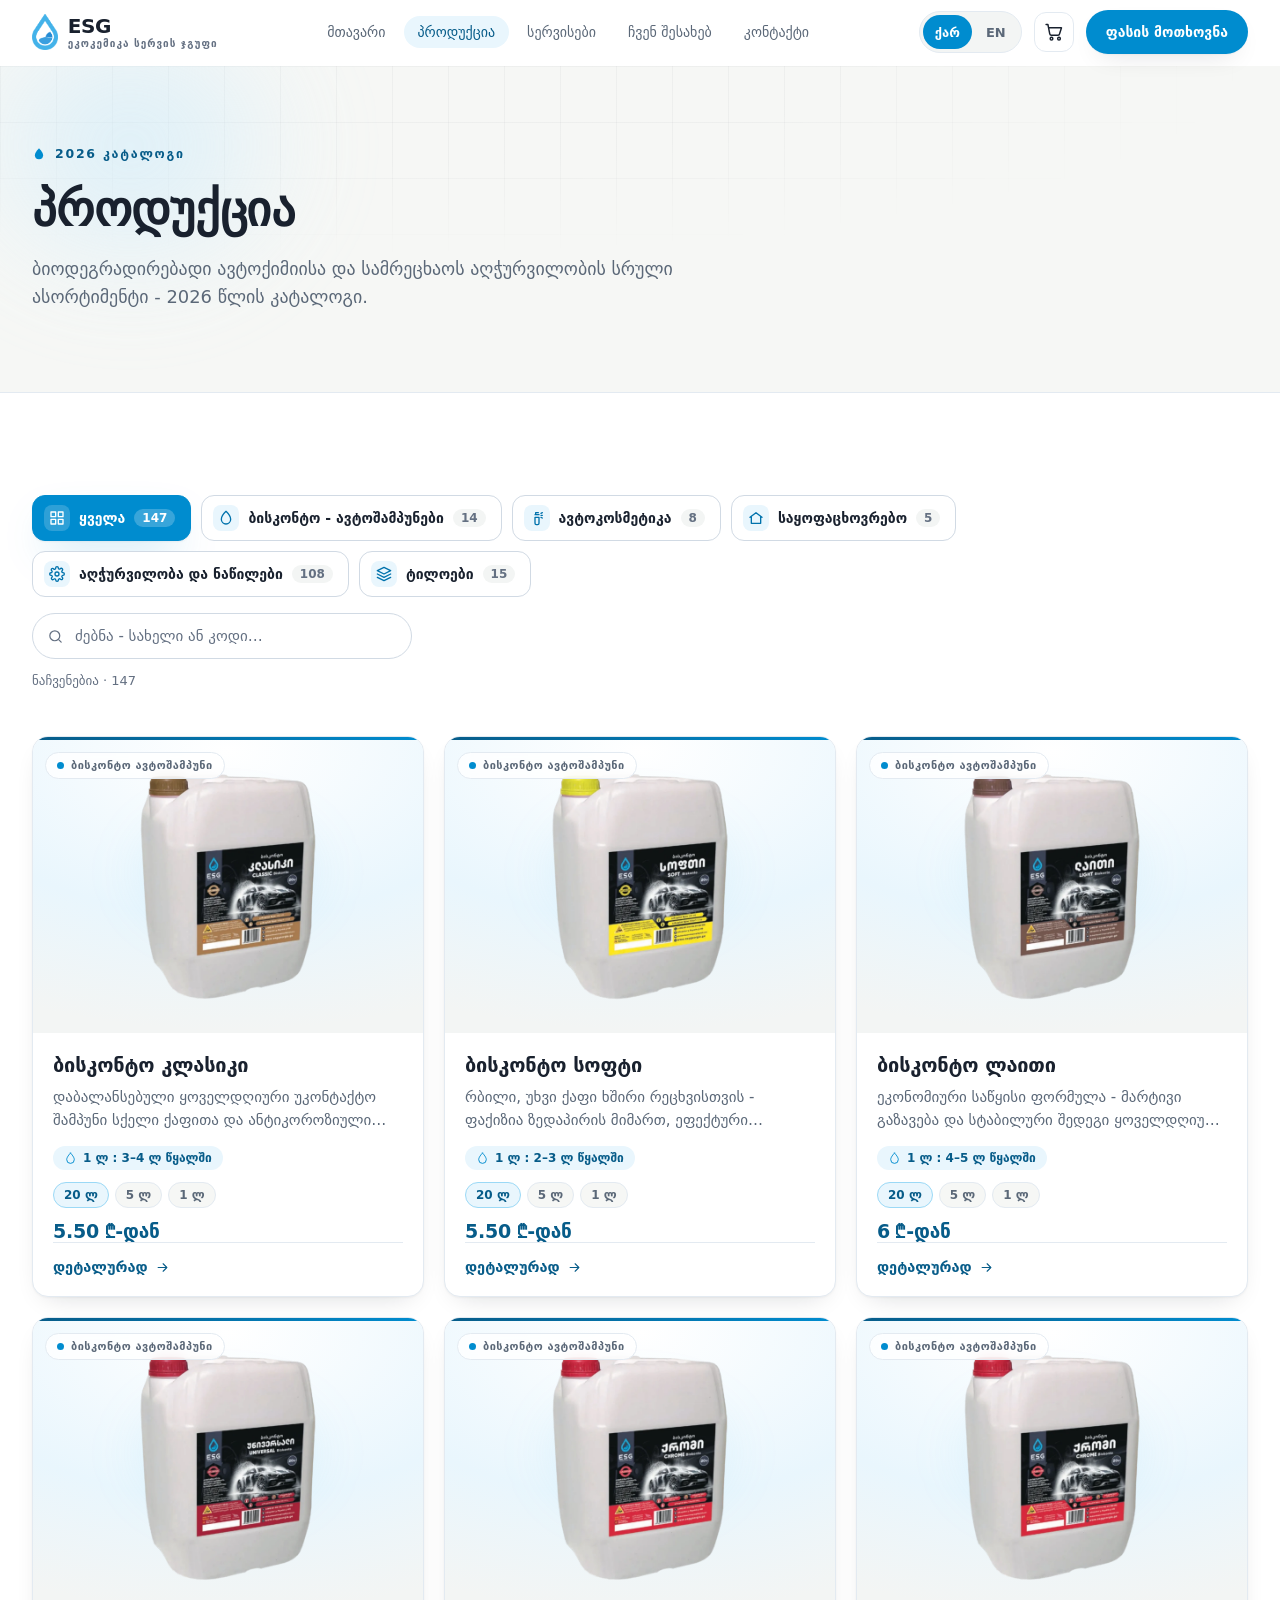
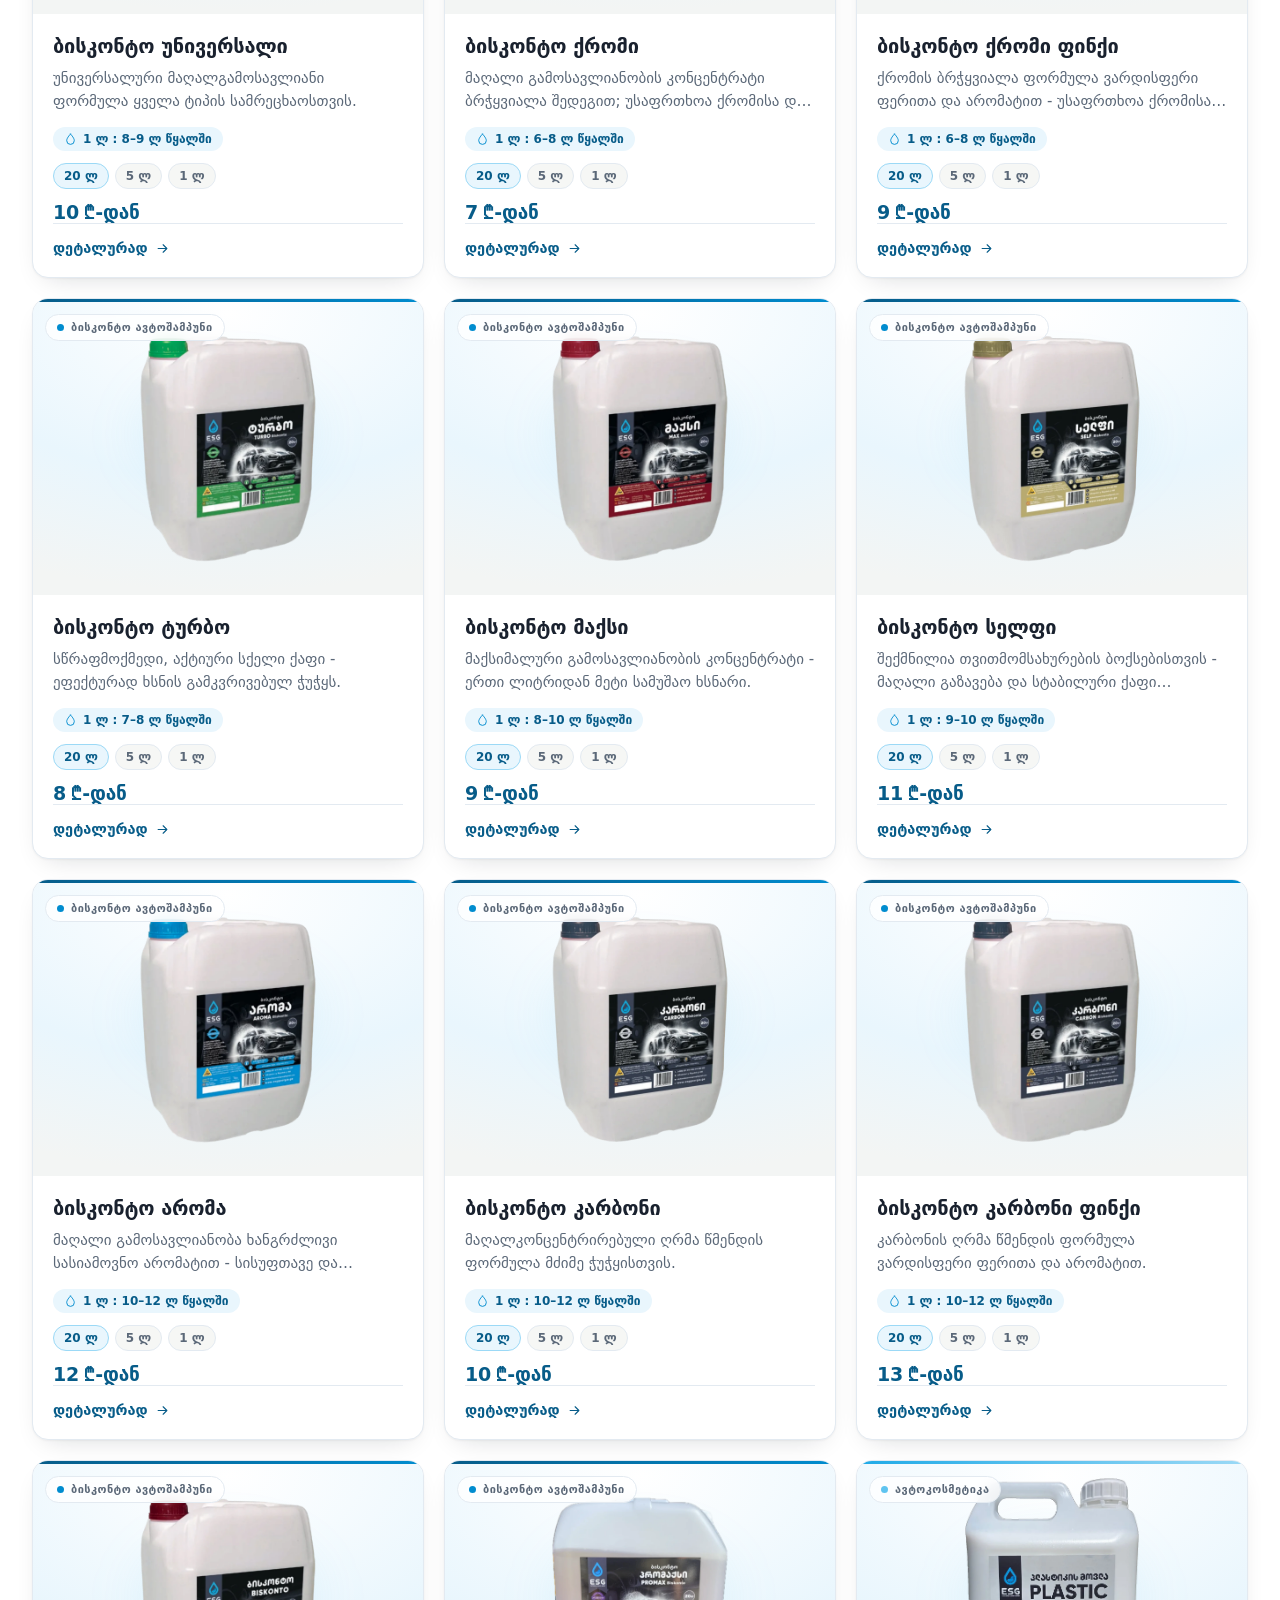
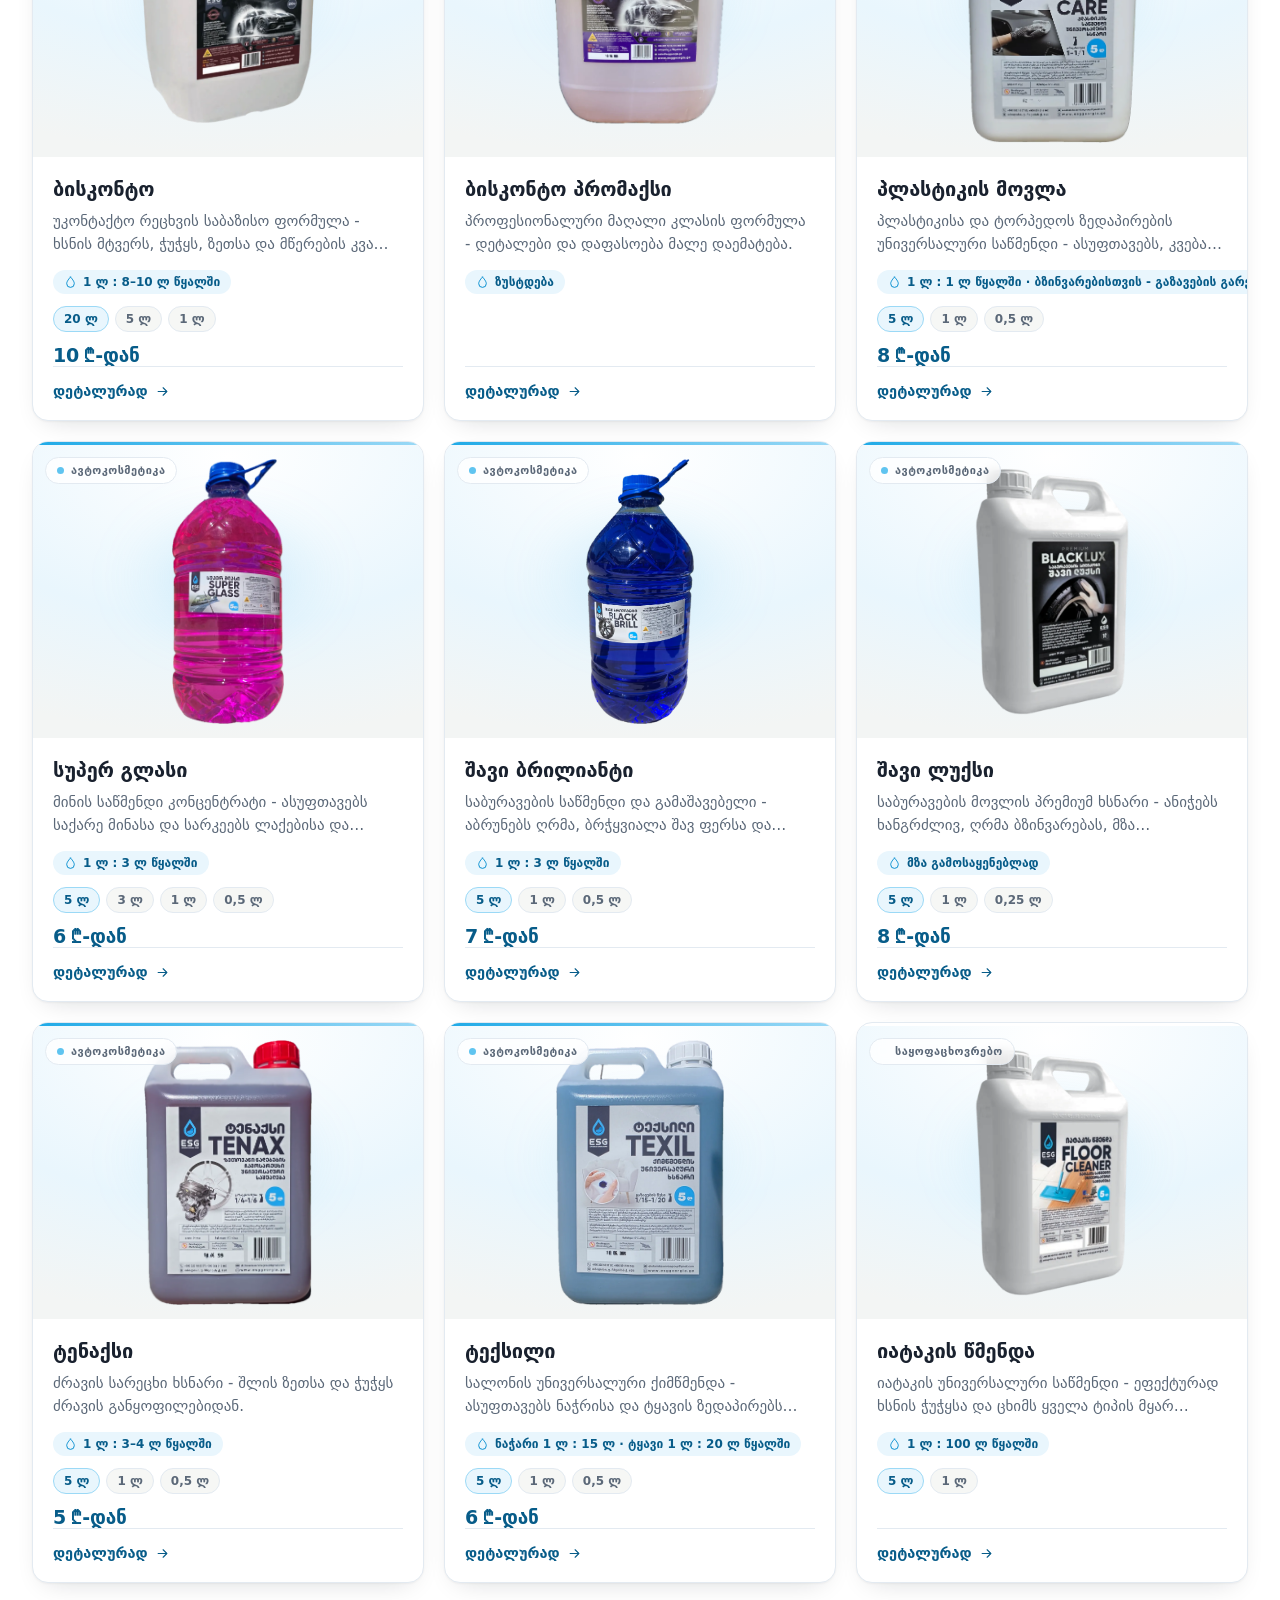
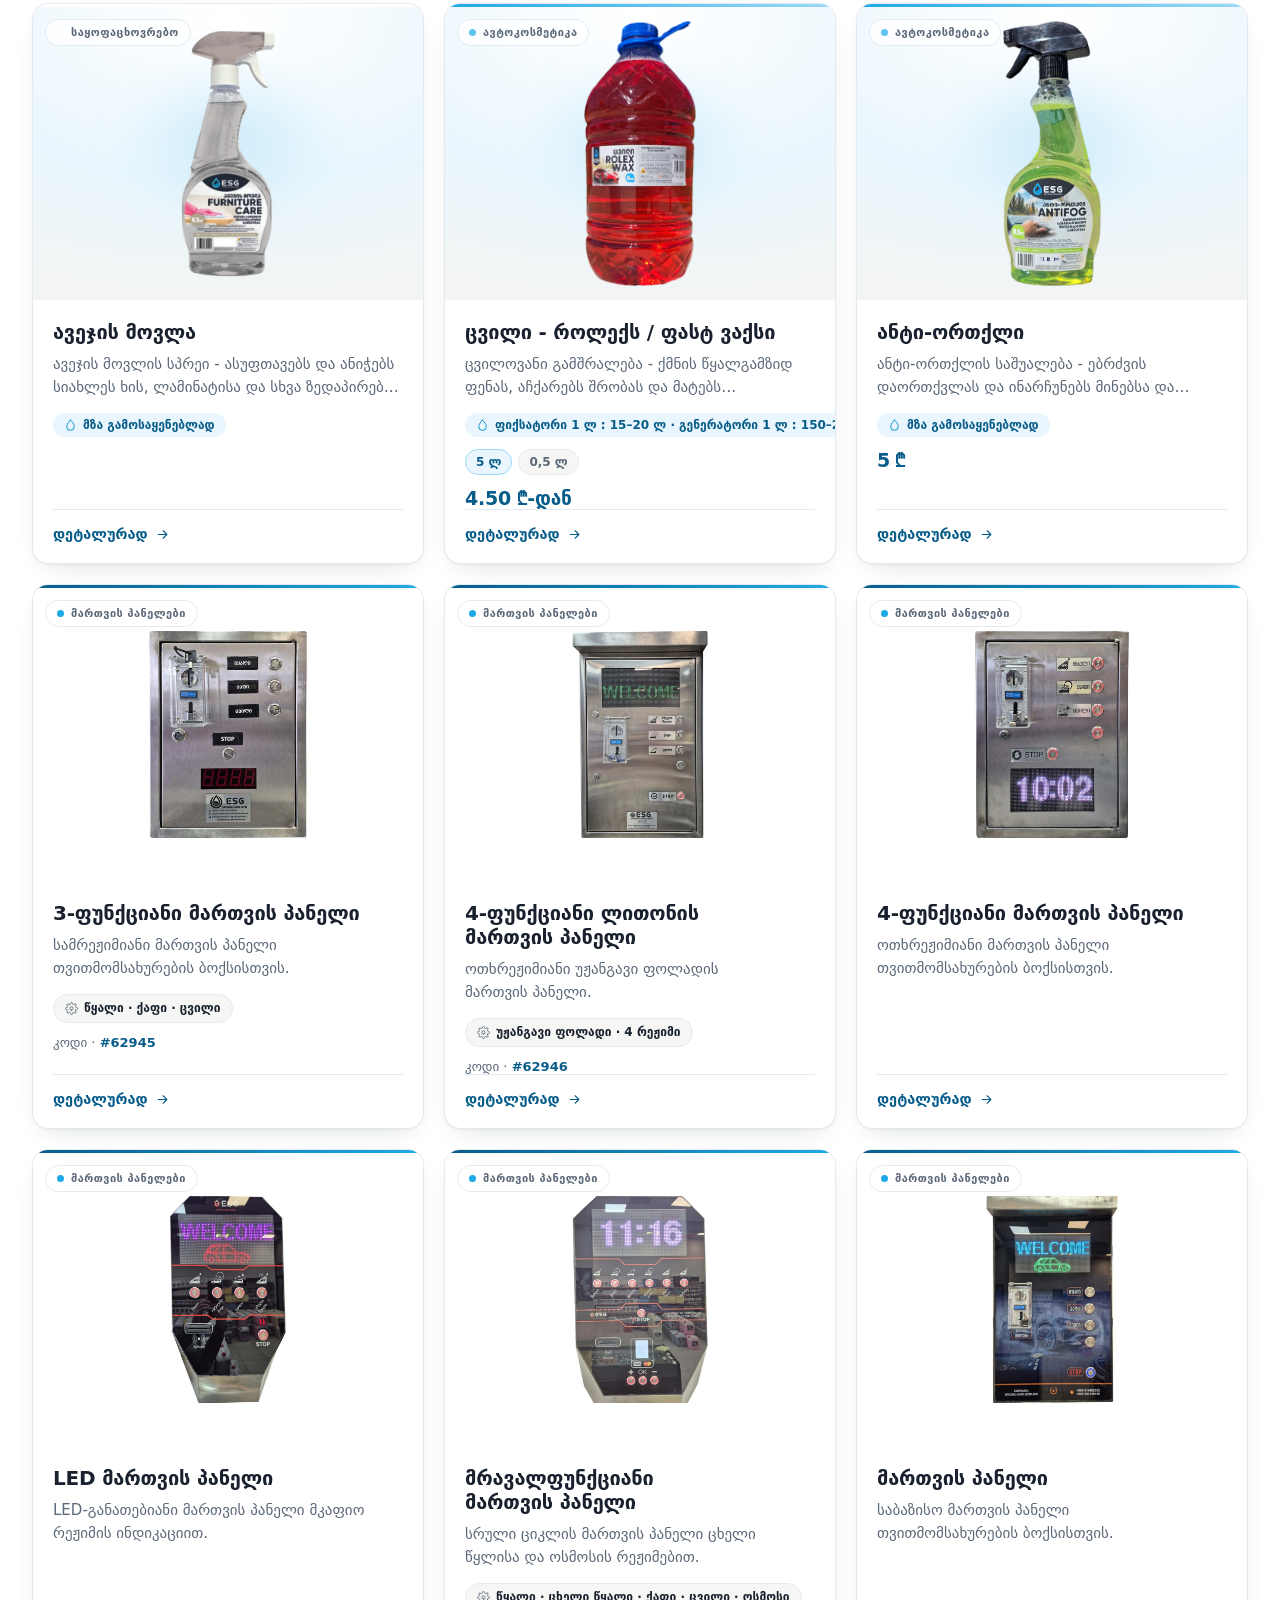
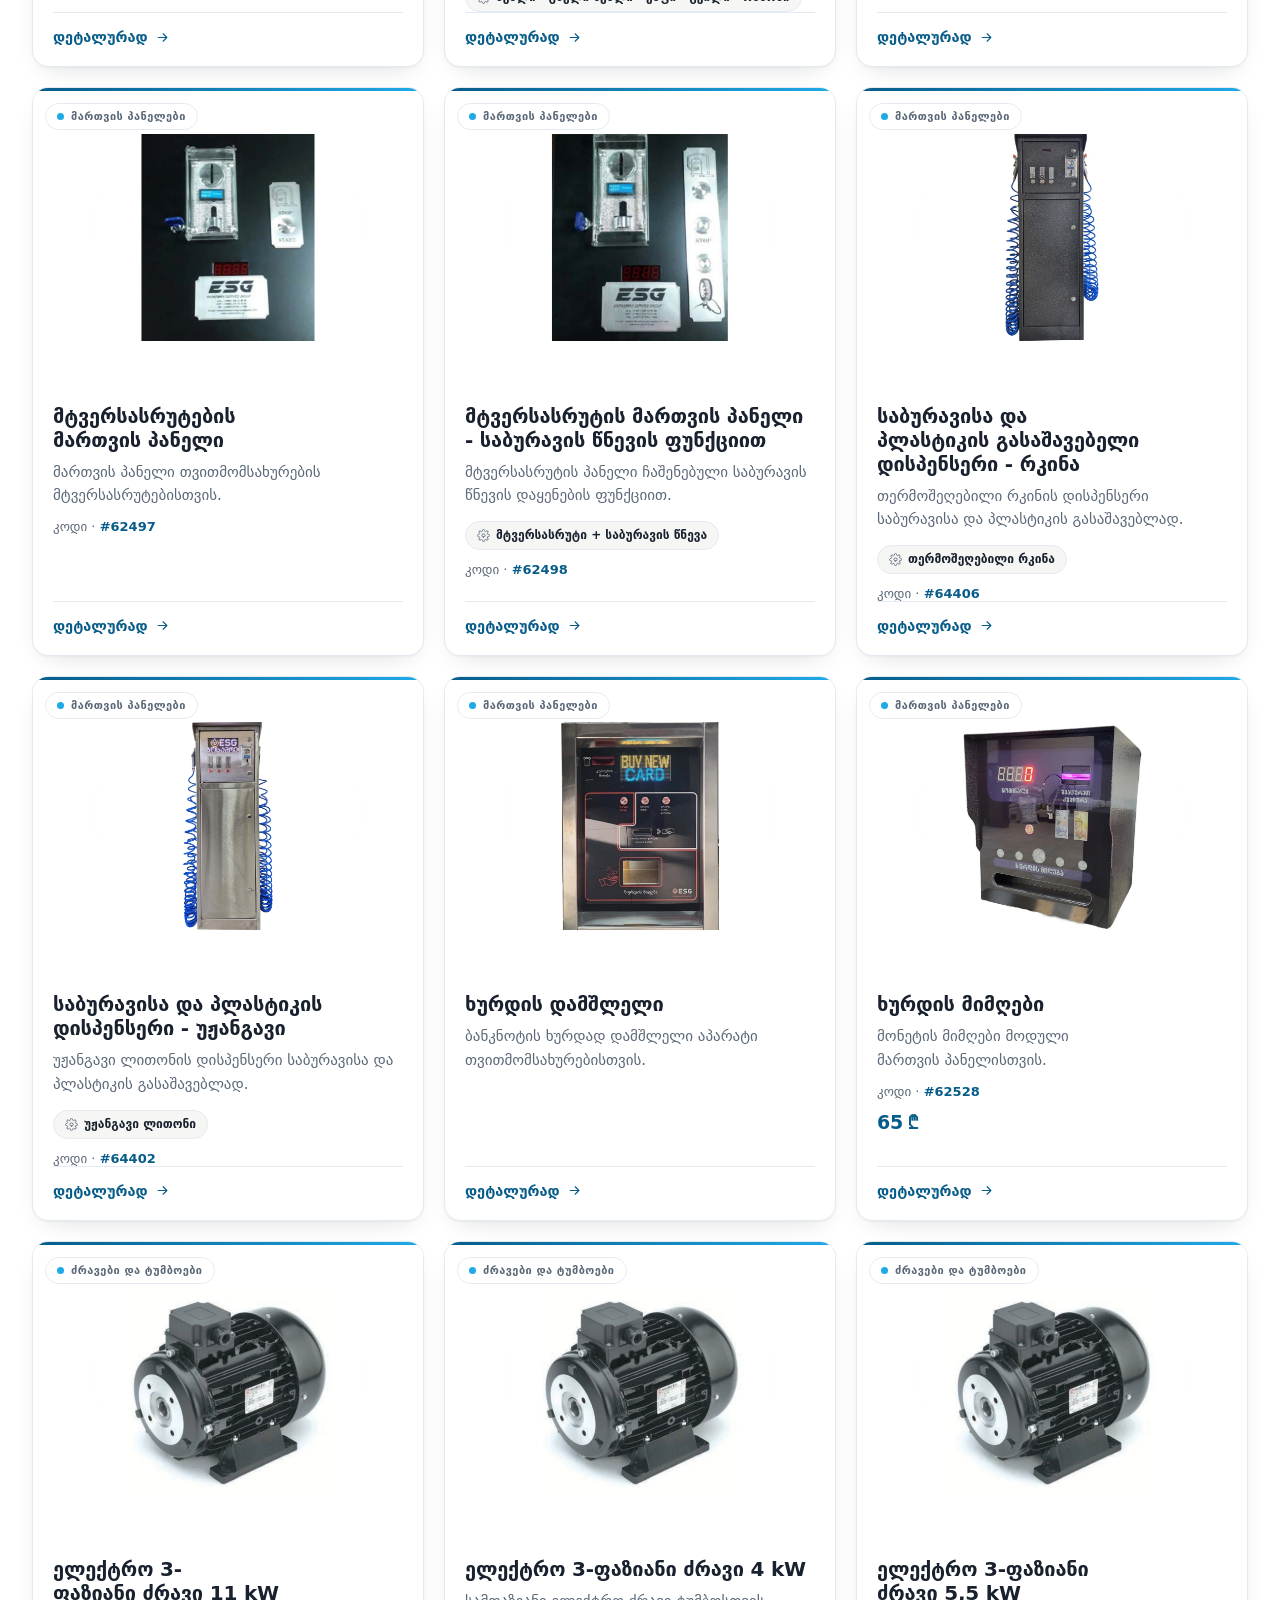
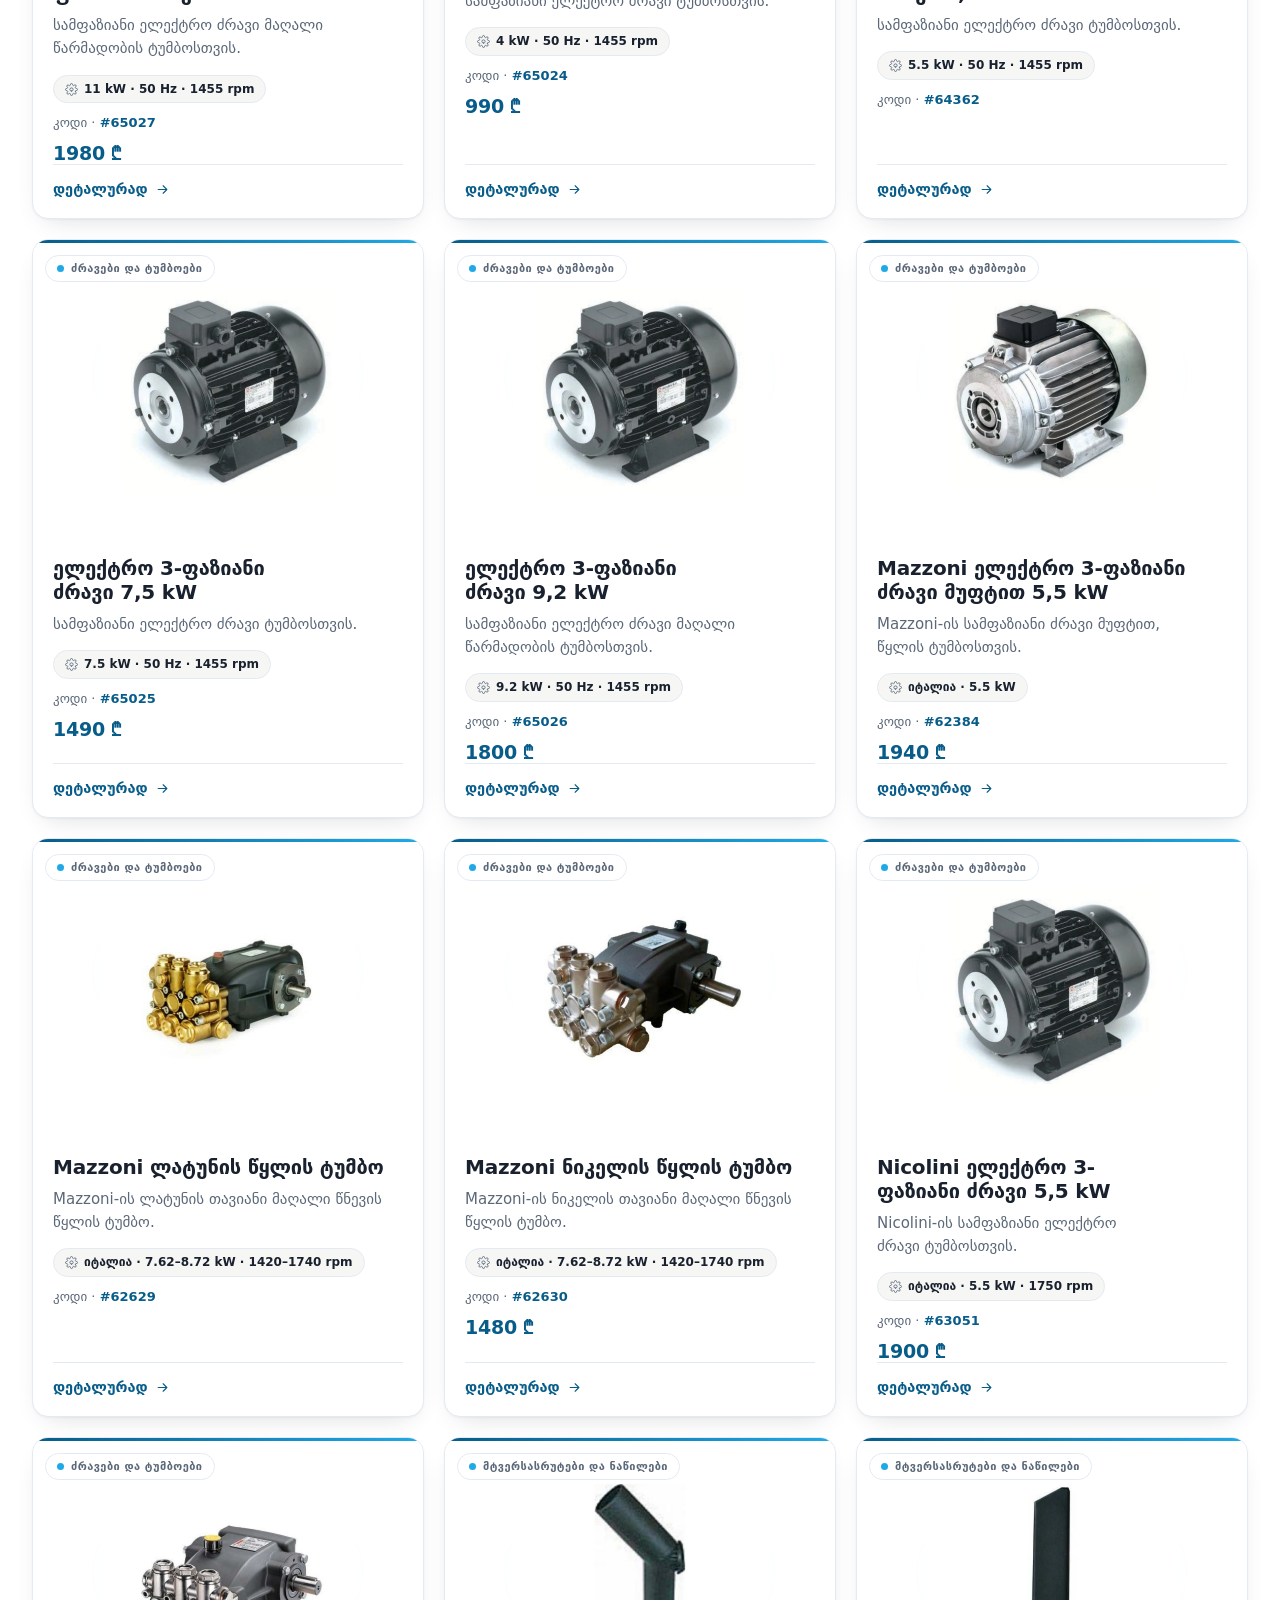
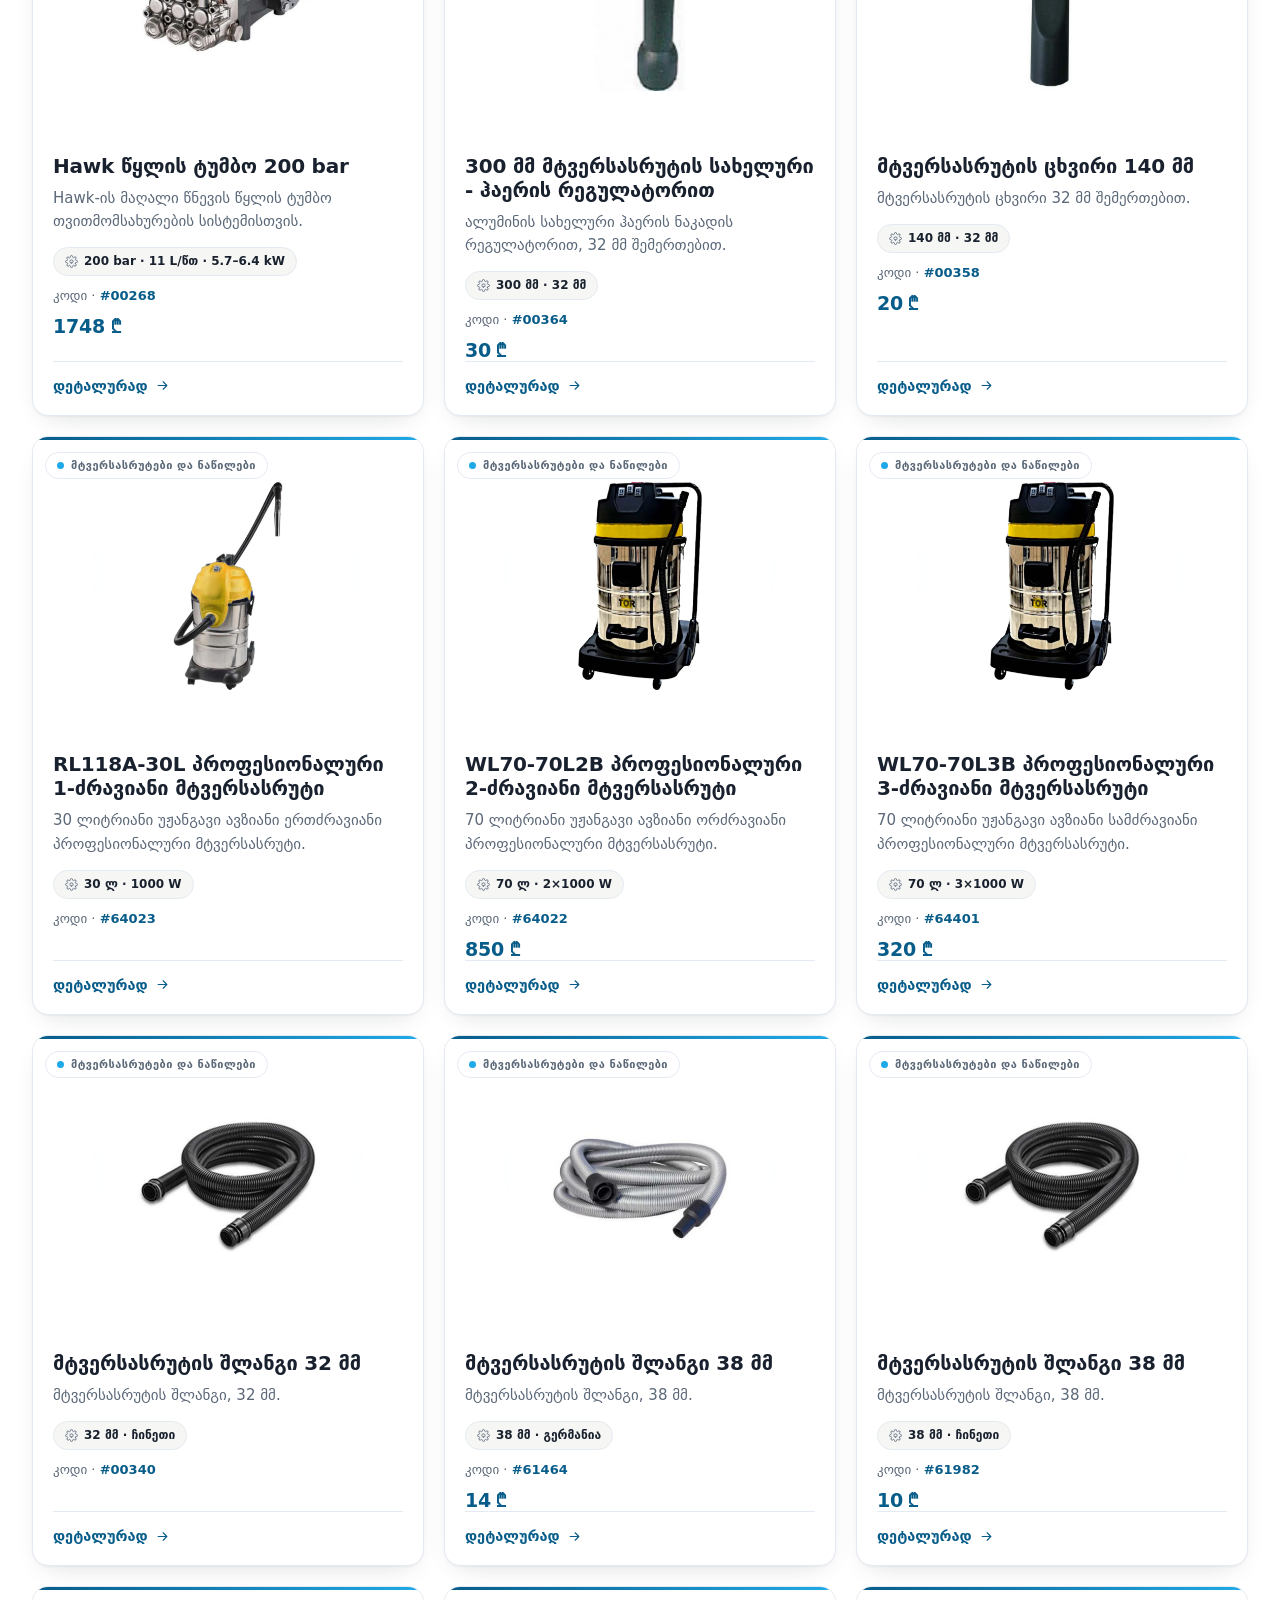
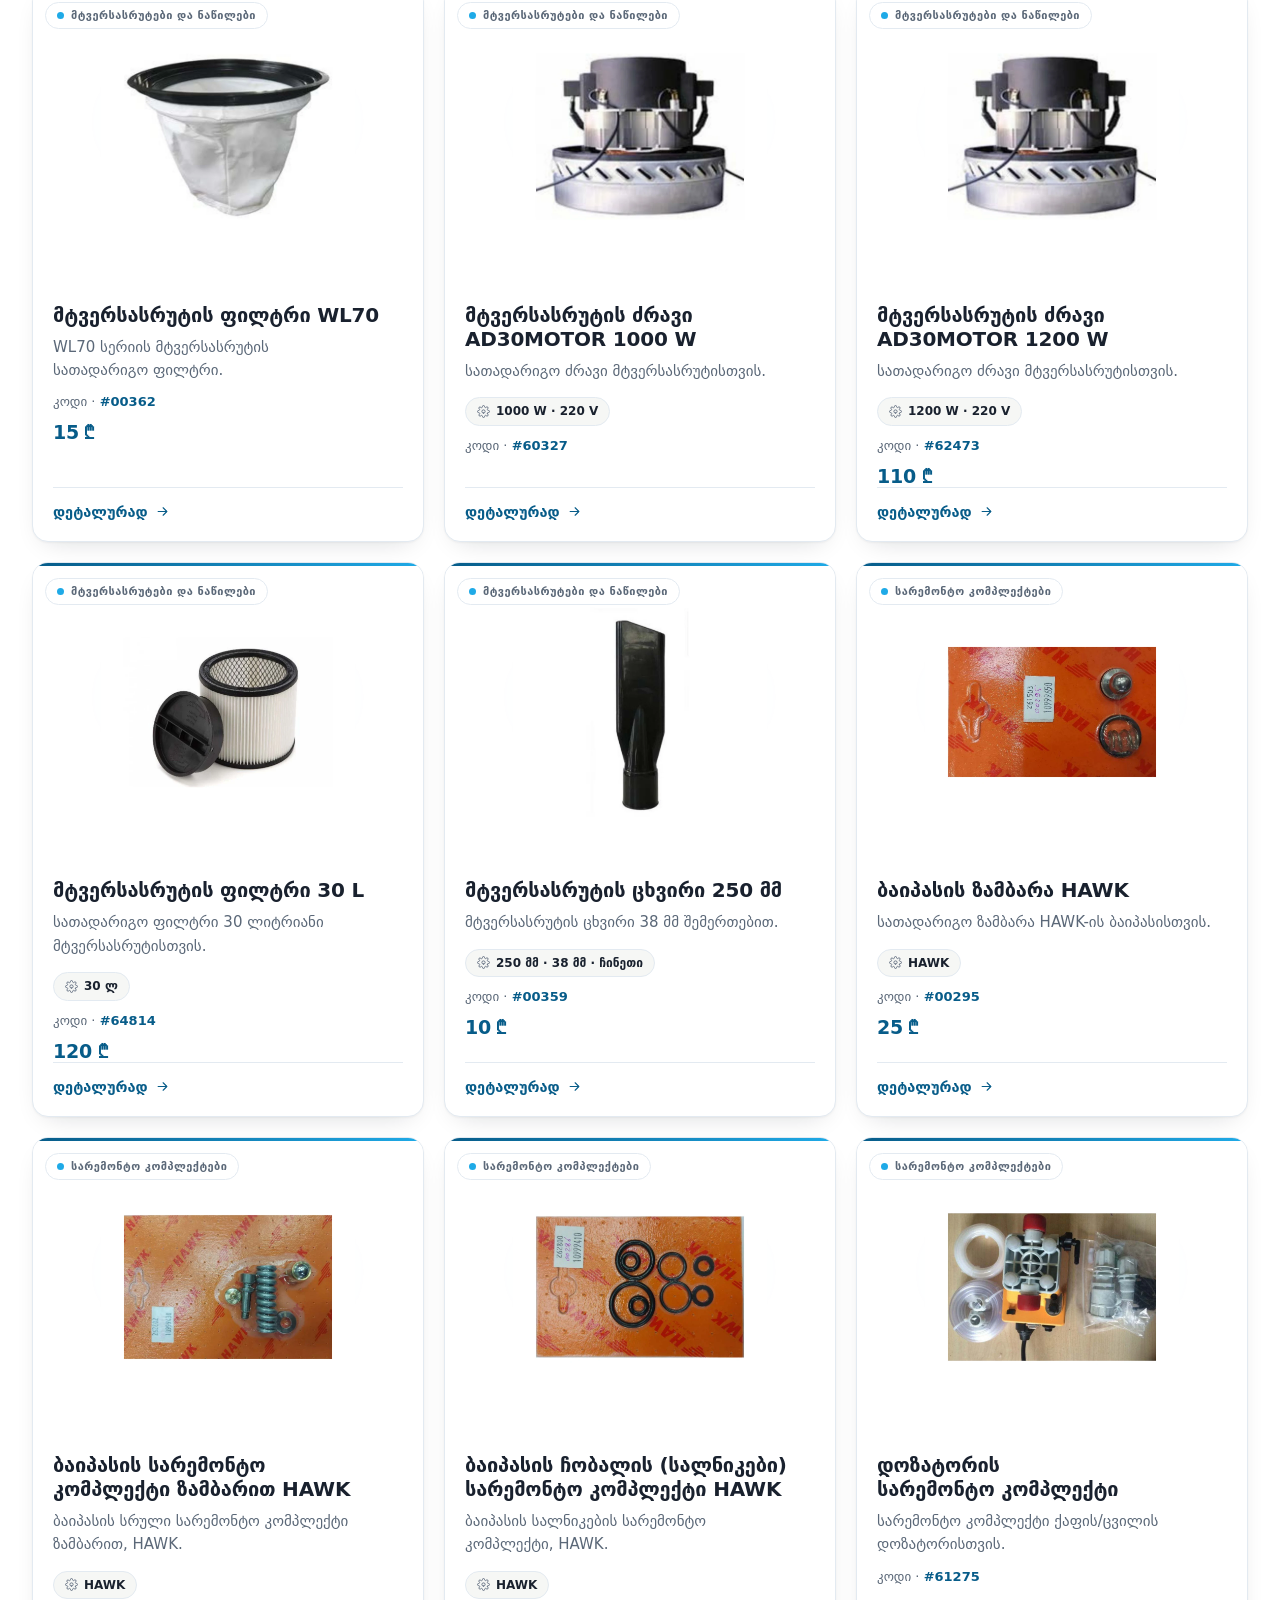
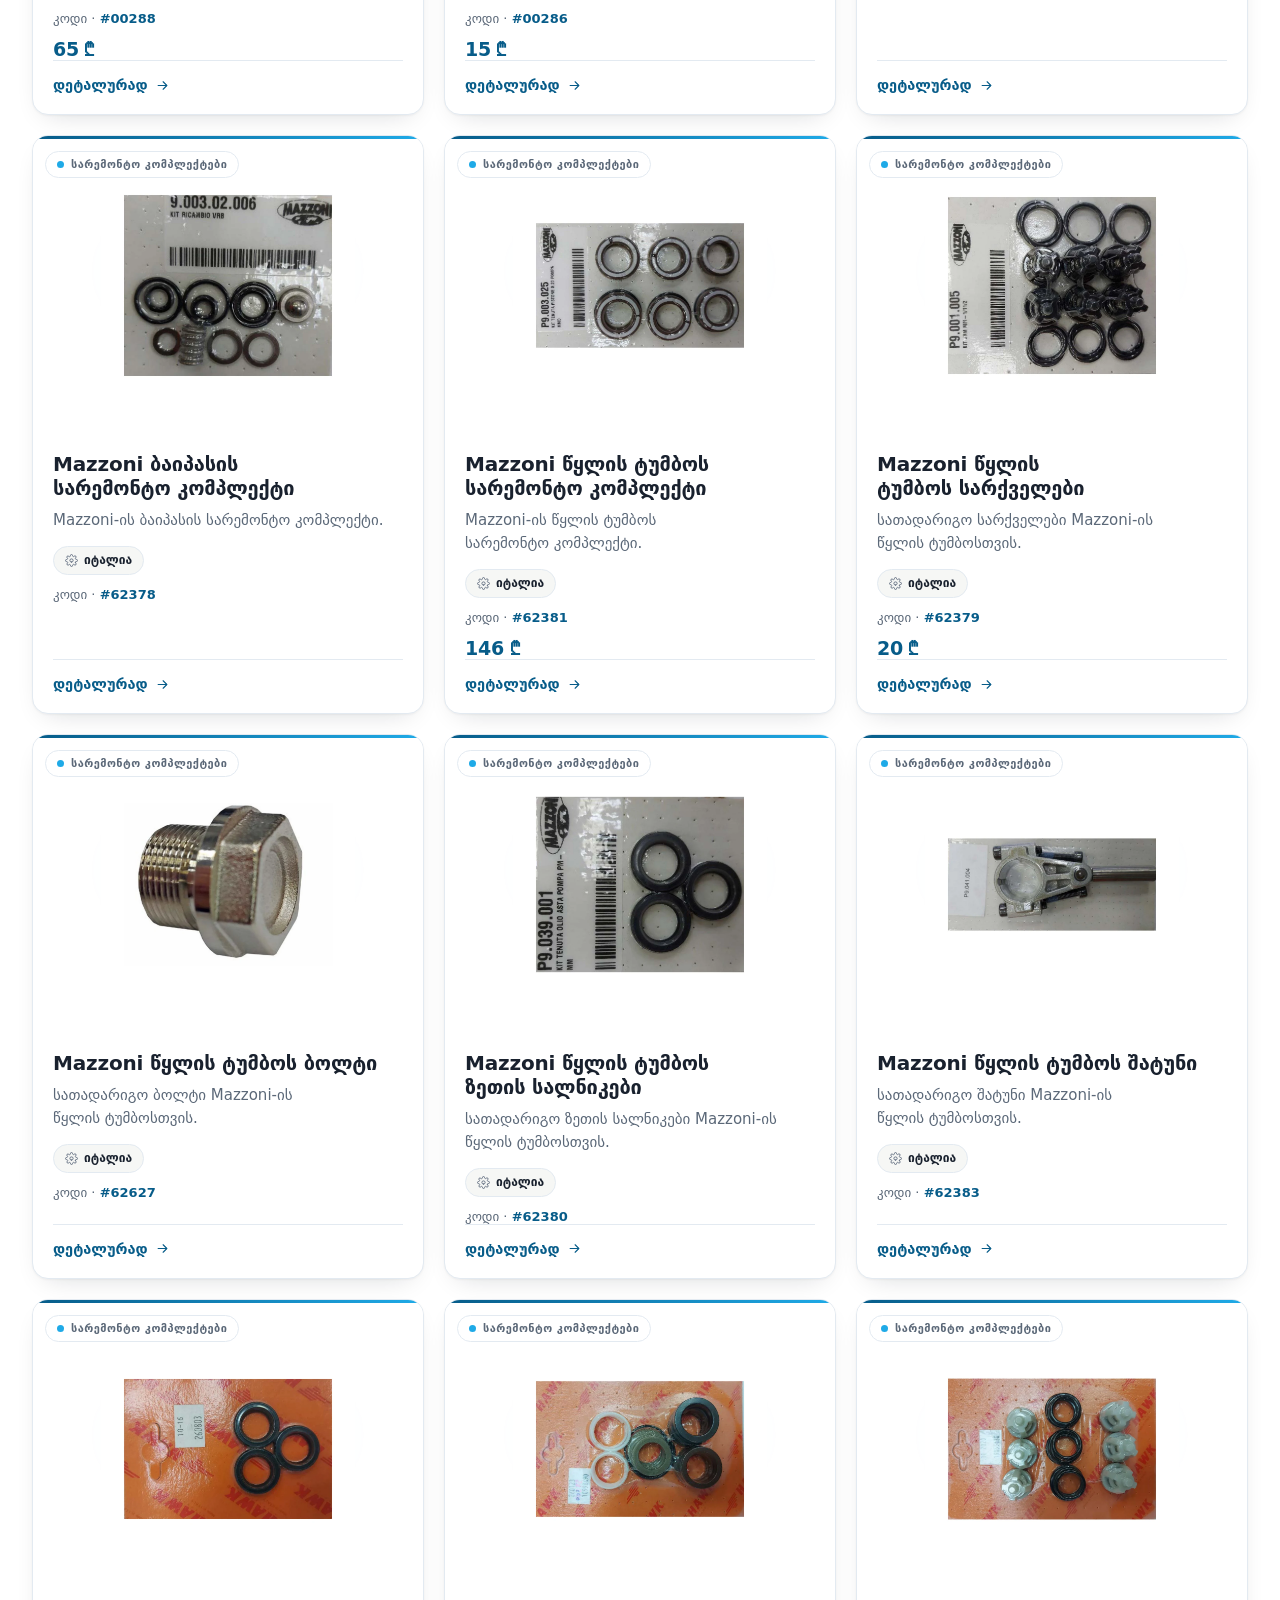
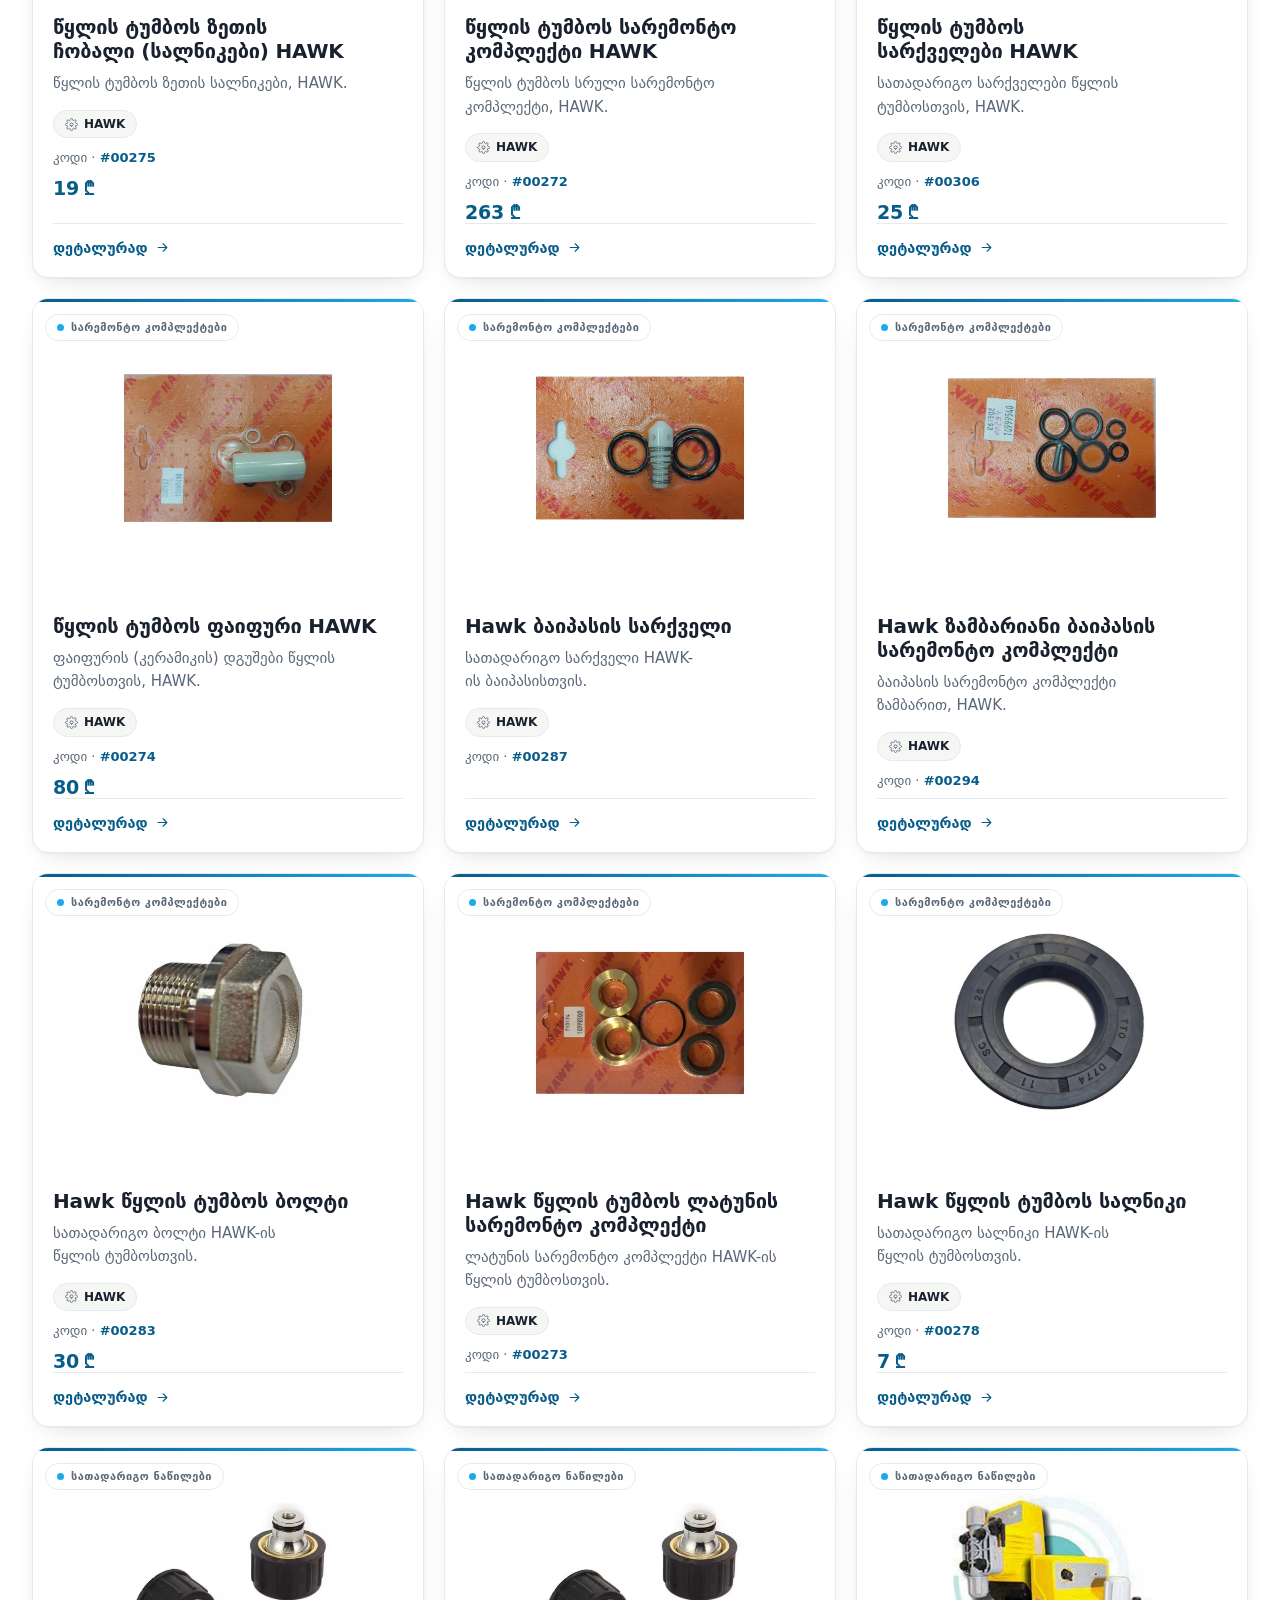
<file: product.html>
<!DOCTYPE html>
<html lang="ka">
<head>
<meta charset="UTF-8" />
<meta http-equiv="Content-Security-Policy" content="default-src 'self'; script-src 'self' 'unsafe-inline'; style-src 'self' 'unsafe-inline' https://fonts.googleapis.com; font-src 'self' https://fonts.gstatic.com; img-src 'self' data:; frame-src https://*.google.com; connect-src 'self'; object-src 'none'; base-uri 'self'; form-action 'self' mailto:; upgrade-insecure-requests" />
<meta name="viewport" content="width=device-width, initial-scale=1.0" />
<title>ESG - პროდუქტი</title>
<link rel="preconnect" href="https://fonts.googleapis.com" />
<link rel="preconnect" href="https://fonts.gstatic.com" crossorigin />
<link href="https://fonts.googleapis.com/css2?family=Noto+Sans+Georgian:wght@400..900&family=Noto+Serif+Georgian:wght@500..700&display=swap" rel="stylesheet" />
<meta name="description" content="ESG პროდუქტის დეტალები - აღწერა, დაფასოება, კოდები და გაზავების ინსტრუქცია." />
<meta property="og:type" content="website" />
<meta property="og:site_name" content="ESG - Ekokemika Service Group" />
<meta property="og:locale" content="ka_GE" />
<meta property="og:title" content="ESG - პროდუქტი" />
<meta property="og:description" content="პროდუქტის დეტალები - დაფასოება, კოდები და გაზავება." />
<meta property="og:image" content="https://esggeorgia.ge/assets/facility.webp" />
<link rel="icon" href="/favicon.ico" sizes="any" />
<link rel="icon" type="image/png" href="/assets/esg-favicon.png" />
<link rel="apple-touch-icon" href="/assets/esg-favicon.png" />
<link rel="stylesheet" href="styles.css" />
<script>document.documentElement.classList.add("js");</script>
</head>
<body>
<a class="skip-link i18n" href="#main" data-ka="მთავარ შინაარსზე გადასვლა" data-en="Skip to content">მთავარ შინაარსზე გადასვლა</a>

<header class="site-header">
  <div class="container">
    <div class="header-row">
      <a class="logo" href="index.html" aria-label="ESG">
        <img src="assets/esg-drop.png" alt="ESG - ეკოკემიკა სერვის ჯგუფი" />
        <span class="wm"><span class="name">ESG</span><span class="sub i18n" data-ka="ეკოკემიკა სერვის ჯგუფი" data-en="Ekokemika Service Group">ეკოკემიკა სერვის ჯგუფი</span></span>
      </a>
      <nav class="nav" aria-label="Primary">
        <a href="index.html" class="i18n" data-ka="მთავარი" data-en="Home">მთავარი</a>
        <a href="products.html" class="active i18n" data-ka="პროდუქცია" data-en="Products">პროდუქცია</a>
        <a href="services.html" class="i18n" data-ka="სერვისები" data-en="Services">სერვისები</a>
        <a href="about.html" class="i18n" data-ka="ჩვენ შესახებ" data-en="About">ჩვენ შესახებ</a>
        <a href="contact.html" class="i18n" data-ka="კონტაქტი" data-en="Contact">კონტაქტი</a>
      </nav>
      <div class="header-actions">
        <div class="lang" role="group" aria-label="Language">
          <button data-lang="ka" aria-pressed="true">ქარ</button>
          <button data-lang="en" aria-pressed="false">EN</button>
        </div>
        <a class="btn btn-md btn-primary i18n" href="contact.html" data-ka="ფასის მოთხოვნა" data-en="Request a quote">ფასის მოთხოვნა</a>
      </div>
      <div class="header-mobile">
        <div class="lang" role="group" aria-label="Language">
          <button data-lang="ka" aria-pressed="true">ქარ</button>
          <button data-lang="en" aria-pressed="false">EN</button>
        </div>
        <button class="iconbtn" data-menu-btn aria-expanded="false" aria-label="Menu">
          <svg data-i-menu class="icon" style="width:22px;height:22px" viewBox="0 0 24 24"><path d="M3 6h18M3 12h18M3 18h18"/></svg>
          <svg data-i-close class="icon" style="width:22px;height:22px;display:none" viewBox="0 0 24 24"><path d="M6 6l12 12M18 6L6 18"/></svg>
        </button>
      </div>
    </div>
    <span class="scrollbar"></span>
  </div>
  <div class="mobile-menu">
    <div class="container">
      <nav aria-label="Mobile">
        <a href="index.html" class="i18n" data-ka="მთავარი" data-en="Home">მთავარი</a>
        <a href="products.html" class="active i18n" data-ka="პროდუქცია" data-en="Products">პროდუქცია</a>
        <a href="services.html" class="i18n" data-ka="სერვისები" data-en="Services">სერვისები</a>
        <a href="about.html" class="i18n" data-ka="ჩვენ შესახებ" data-en="About">ჩვენ შესახებ</a>
        <a href="contact.html" class="i18n" data-ka="კონტაქტი" data-en="Contact">კონტაქტი</a>
        <a href="contact.html" class="btn btn-md btn-primary btn-block i18n" style="margin-top:10px" data-ka="ფასის მოთხოვნა" data-en="Request a quote">ფასის მოთხოვნა</a>
      </nav>
    </div>
  </div>
</header>

<main id="main">
  <section class="section">
    <div class="container">
      <nav id="crumbs" class="crumbs" aria-label="Breadcrumb"></nav>
      <div id="product-detail" class="pdetail"></div>
    </div>
  </section>

  <section class="section--alt" id="similar-section" hidden>
    <div class="container">
      <div class="section-head">
        <span class="eyebrow"><span class="i18n" data-ka="კატალოგი" data-en="Catalog">კატალოგი</span></span>
        <h2 class="i18n" data-ka="მსგავსი პროდუქცია" data-en="Similar products">მსგავსი პროდუქცია</h2>
      </div>
      <div id="similar-grid" class="product-grid"></div>
    </div>
  </section>
</main>

<footer class="site-footer">
  <div class="container">
    <div class="footer-grid">
      <div>
        <a class="logo" href="index.html" aria-label="ESG">
          <img src="assets/esg-drop.png" alt="ESG" style="height:32px" />
          <span class="wm"><span class="name">ESG</span><span class="sub i18n" data-ka="ეკოკემიკა სერვის ჯგუფი" data-en="Ekokemika Service Group">ეკოკემიკა სერვის ჯგუფი</span></span>
        </a>
        <p class="tagline i18n" data-ka="ბიოდეგრადირებადი ავტოქიმია, აღჭურვილობა და ავტოსამრეცხაოს აწყობა." data-en="Biodegradable car chemistry, equipment and car-wash construction.">ბიოდეგრადირებადი ავტოქიმია, აღჭურვილობა და ავტოსამრეცხაოს აწყობა.</p>
        <span class="web"><svg class="icon" viewBox="0 0 24 24"><circle cx="12" cy="12" r="9"/><path d="M3 12h18M12 3a15 15 0 0 1 0 18M12 3a15 15 0 0 0 0 18"/></svg>www.esggeorgia.ge</span>
        <div class="socials">
          <div class="sgroup">
            <span class="sname">ESG <span class="i18n" data-ka="ეკოკემიკა" data-en="Ekokemika">ეკოკემიკა</span></span>
            <span class="sicons">
              <a href="https://www.facebook.com/ESG.Ekokemika" target="_blank" rel="noopener" aria-label="Facebook - ESG Ekokemika"><svg viewBox="0 0 24 24" fill="currentColor"><path d="M22 12a10 10 0 1 0-11.56 9.88v-6.99H7.9V12h2.54V9.8c0-2.5 1.49-3.89 3.78-3.89 1.09 0 2.24.2 2.24.2v2.46h-1.26c-1.24 0-1.63.77-1.63 1.56V12h2.78l-.44 2.89h-2.34v6.99A10 10 0 0 0 22 12z"/></svg></a>
              <a href="https://www.instagram.com/esg.ekokemika/" target="_blank" rel="noopener" aria-label="Instagram - ESG Ekokemika"><svg viewBox="0 0 24 24" fill="none" stroke="currentColor" stroke-width="2"><rect x="3" y="3" width="18" height="18" rx="5"/><circle cx="12" cy="12" r="3.8"/><circle cx="17.4" cy="6.6" r="1.2" fill="currentColor" stroke="none"/></svg></a>
            </span>
          </div>
          <div class="sgroup">
            <span class="sname">ESG Car Wash Mall</span>
            <span class="sicons">
              <a href="https://www.facebook.com/profile.php?id=61590106427028" target="_blank" rel="noopener" aria-label="Facebook - ESG Car Wash Mall"><svg viewBox="0 0 24 24" fill="currentColor"><path d="M22 12a10 10 0 1 0-11.56 9.88v-6.99H7.9V12h2.54V9.8c0-2.5 1.49-3.89 3.78-3.89 1.09 0 2.24.2 2.24.2v2.46h-1.26c-1.24 0-1.63.77-1.63 1.56V12h2.78l-.44 2.89h-2.34v6.99A10 10 0 0 0 22 12z"/></svg></a>
              <a href="https://www.instagram.com/esgcarwashmall/" target="_blank" rel="noopener" aria-label="Instagram - ESG Car Wash Mall"><svg viewBox="0 0 24 24" fill="none" stroke="currentColor" stroke-width="2"><rect x="3" y="3" width="18" height="18" rx="5"/><circle cx="12" cy="12" r="3.8"/><circle cx="17.4" cy="6.6" r="1.2" fill="currentColor" stroke="none"/></svg></a>
            </span>
          </div>
        </div>
      </div>
      <div>
        <h4 class="i18n" data-ka="ნავიგაცია" data-en="Navigation">ნავიგაცია</h4>
        <ul>
          <li><a href="index.html" class="i18n" data-ka="მთავარი" data-en="Home">მთავარი</a></li>
          <li><a href="products.html" class="i18n" data-ka="პროდუქცია" data-en="Products">პროდუქცია</a></li>
          <li><a href="services.html" class="i18n" data-ka="სერვისები" data-en="Services">სერვისები</a></li>
          <li><a href="about.html" class="i18n" data-ka="ჩვენ შესახებ" data-en="About">ჩვენ შესახებ</a></li>
          <li><a href="contact.html" class="i18n" data-ka="კონტაქტი" data-en="Contact">კონტაქტი</a></li>
        </ul>
      </div>
      <div>
        <h4 class="i18n" data-ka="კონტაქტი" data-en="Contact">კონტაქტი</h4>
        <ul>
          <li><a class="lk" href="tel:+995551519165"><svg class="icon" viewBox="0 0 24 24"><path d="M22 16.9v3a2 2 0 0 1-2.2 2 19.8 19.8 0 0 1-8.6-3 19.5 19.5 0 0 1-6-6 19.8 19.8 0 0 1-3-8.6A2 2 0 0 1 4.1 2h3a2 2 0 0 1 2 1.7c.1.9.4 1.8.7 2.6a2 2 0 0 1-.5 2.1L8.1 9.9a16 16 0 0 0 6 6l1.5-1.2a2 2 0 0 1 2.1-.5c.8.3 1.7.6 2.6.7a2 2 0 0 1 1.7 2z"/></svg><span class="nm">551 51 91 65</span></a></li>
          <li><a class="lk" href="mailto:ekokemikaservicegroup@gmail.com"><svg class="icon" viewBox="0 0 24 24"><rect x="3" y="5" width="18" height="14" rx="2"/><path d="m3 7 9 6 9-6"/></svg>ekokemikaservicegroup@gmail.com</a></li>
          <li><span class="lk"><svg class="icon" viewBox="0 0 24 24"><circle cx="12" cy="12" r="9"/><path d="M12 7v5l3 2"/></svg><span class="i18n" data-ka="ორშ-შაბ: 10:00-18:00 · კვ: 10:00-16:00" data-en="Mon-Sat: 10:00-18:00 · Sun: 10:00-16:00">ორშ-შაბ: 10:00-18:00 · კვ: 10:00-16:00</span></span></li>
        </ul>
      </div>
      <div>
        <h4 class="i18n" data-ka="ფილიალები" data-en="Branches">ფილიალები</h4>
        <ul>
          <li><span class="lk"><svg class="icon" viewBox="0 0 24 24"><path d="M12 21s-7-5-7-11a7 7 0 0 1 14 0c0 6-7 11-7 11z"/><circle cx="12" cy="10" r="2.5"/></svg><span class="i18n" data-ka="თბილისი · რუსთავი · ბათუმი · ზუგდიდი" data-en="Tbilisi · Rustavi · Batumi · Zugdidi">თბილისი · რუსთავი · ბათუმი · ზუგდიდი</span></span></li>
        </ul>
      </div>
    </div>
  </div>
  <div class="footer-bottom">
    <div class="container">
      <span>© <span id="year"></span> ESG - Ekokemika Service Group. <span class="i18n" data-ka="ყველა უფლება დაცულია." data-en="All rights reserved.">ყველა უფლება დაცულია.</span></span>
    </div>
  </div>
</footer>

<script>document.getElementById("year").textContent = new Date().getFullYear();</script>
<script src="catalog-data.js"></script>
<script src="equipment-data.js"></script>
<script src="towels-data.js"></script>
<script src="prices-data.js?v=1"></script>
<script src="app.js"></script>
<script src="cart.js?v=3"></script>
<script src="catalog.js?v=2"></script>
<script src="product.js?v=2"></script>
</body>
</html>
</file>
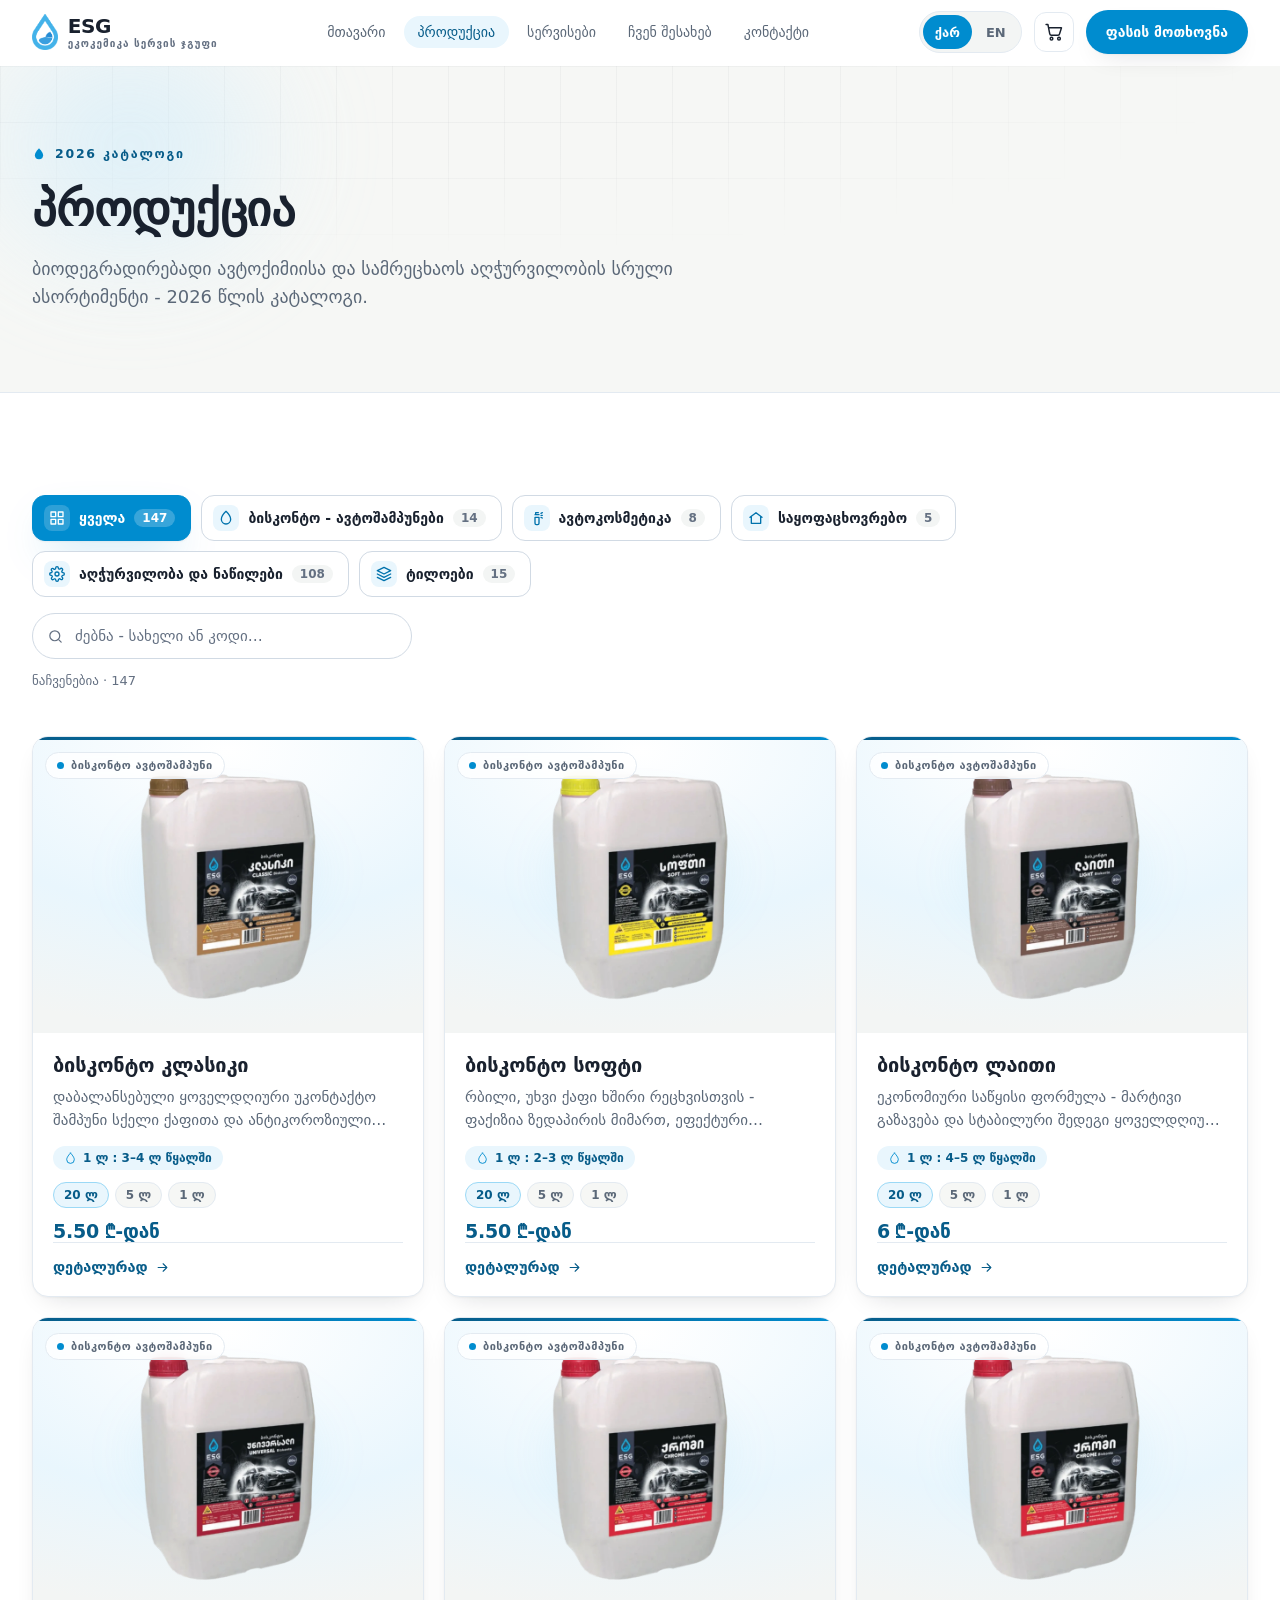
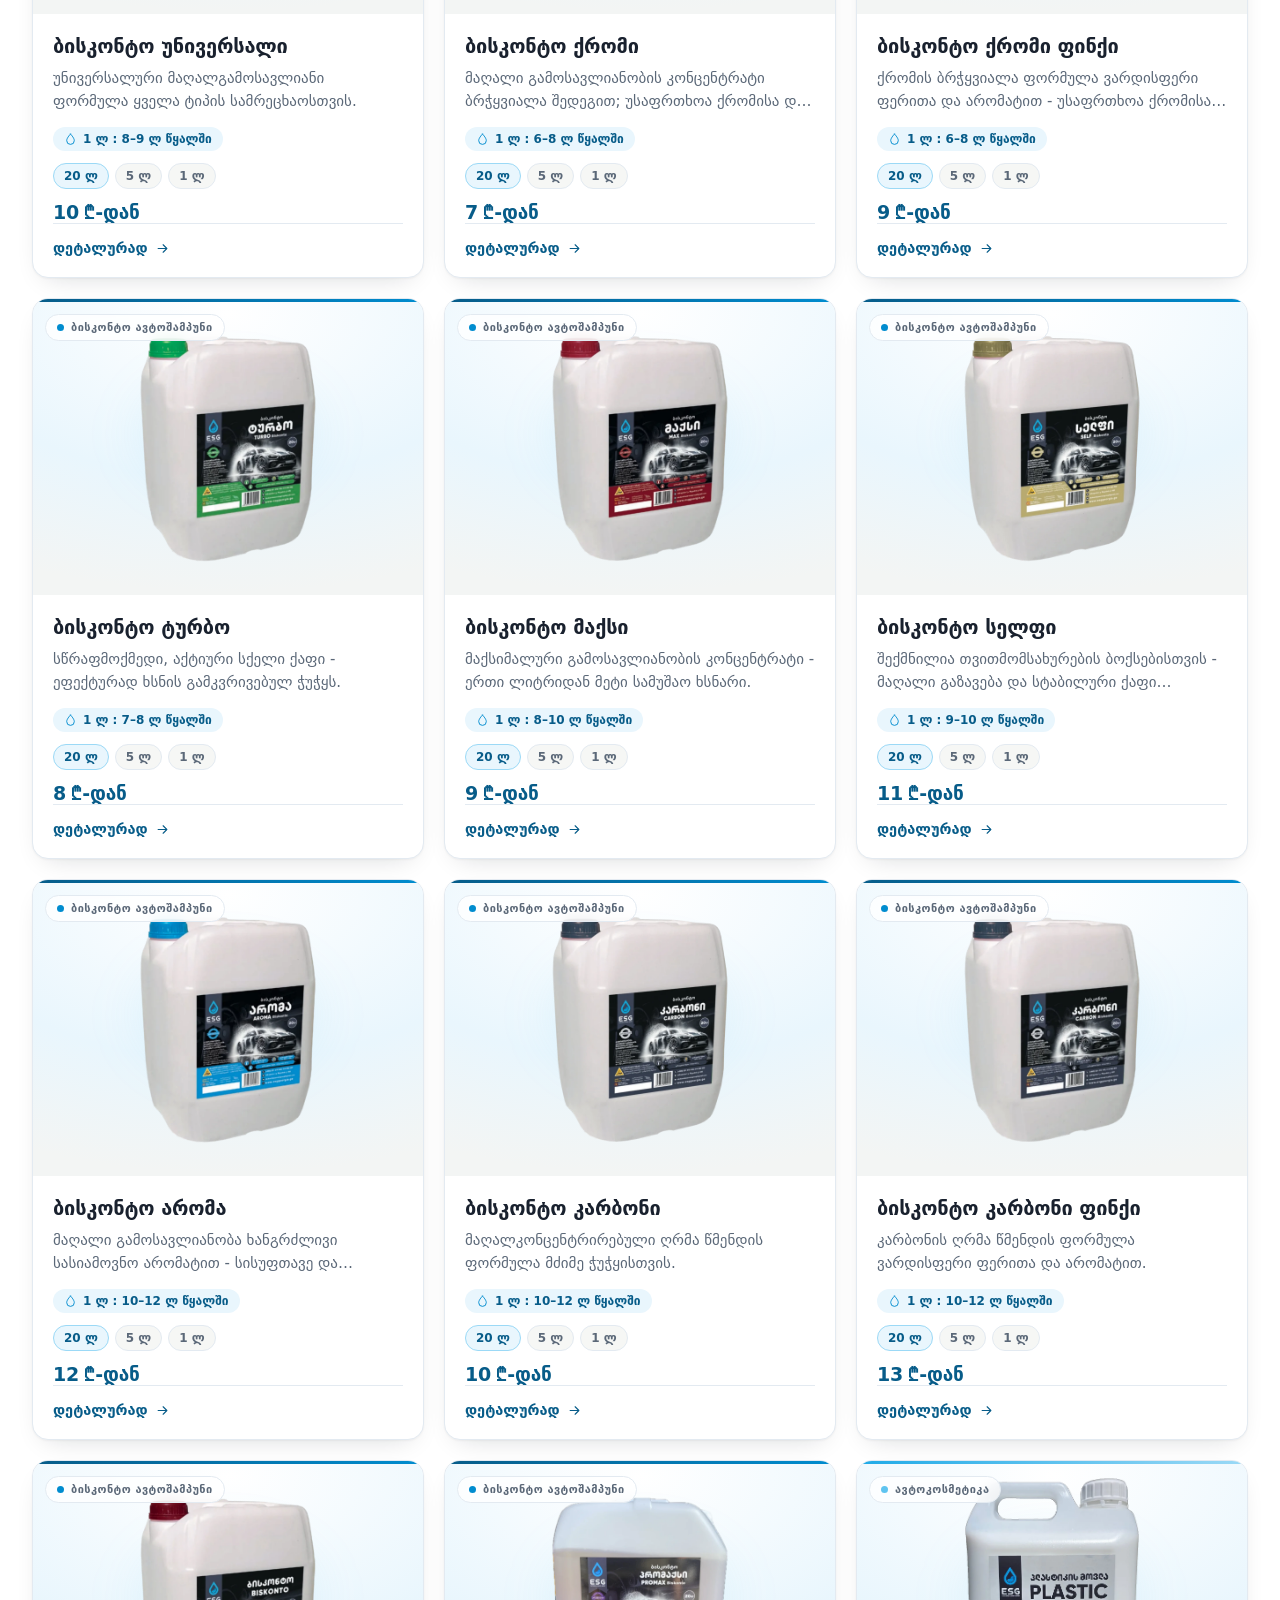
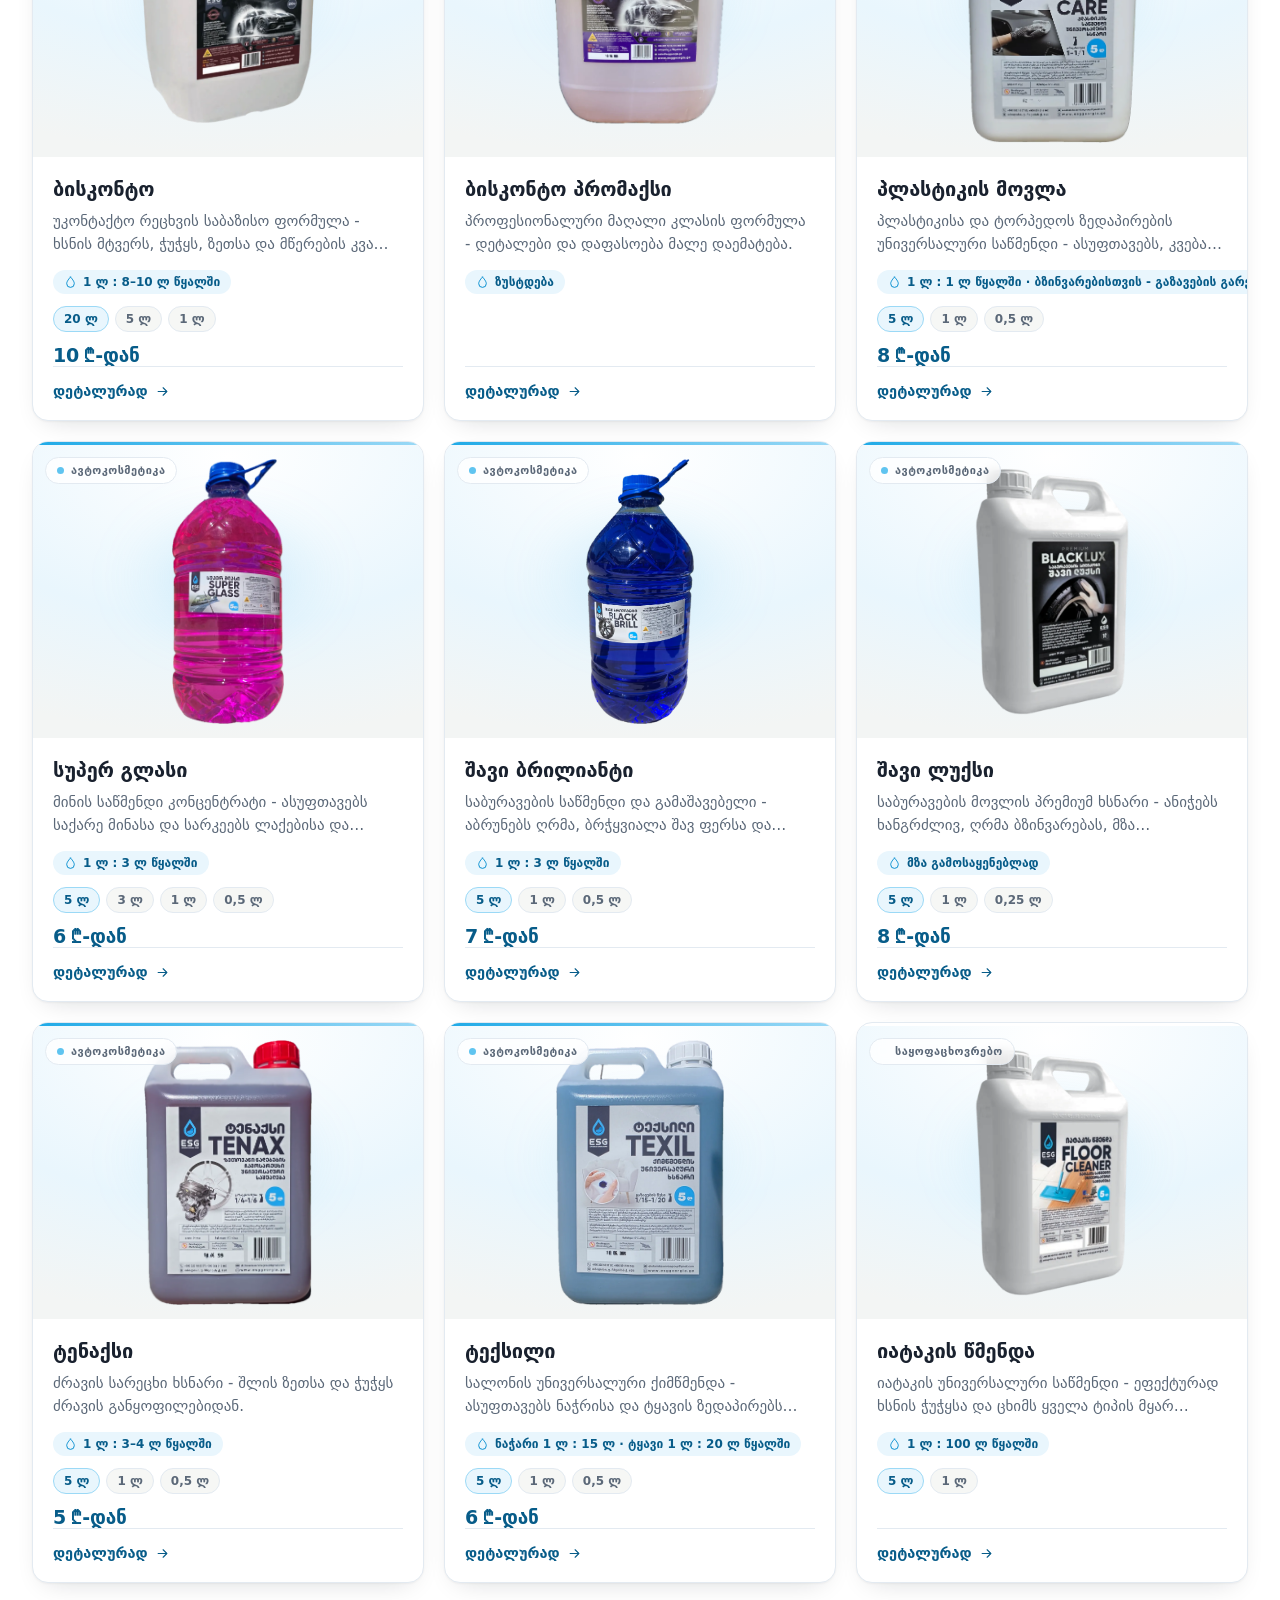
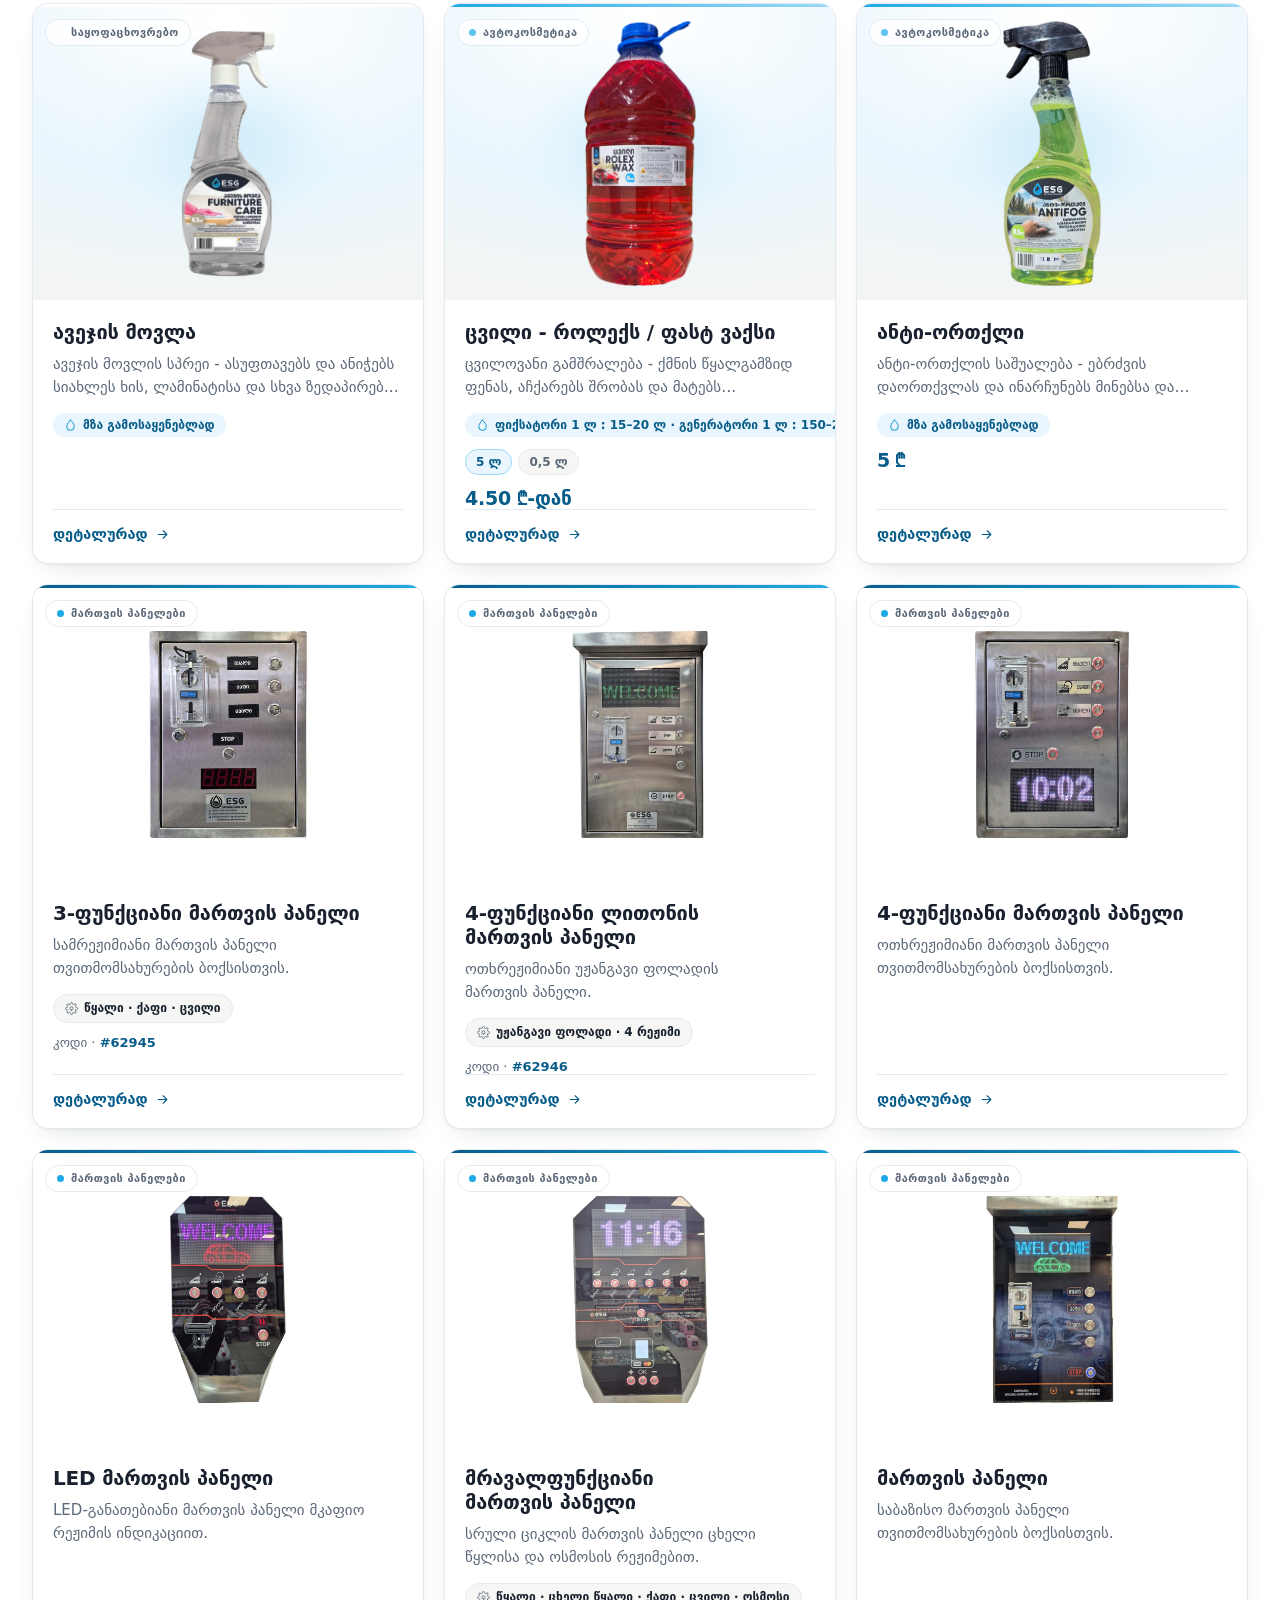
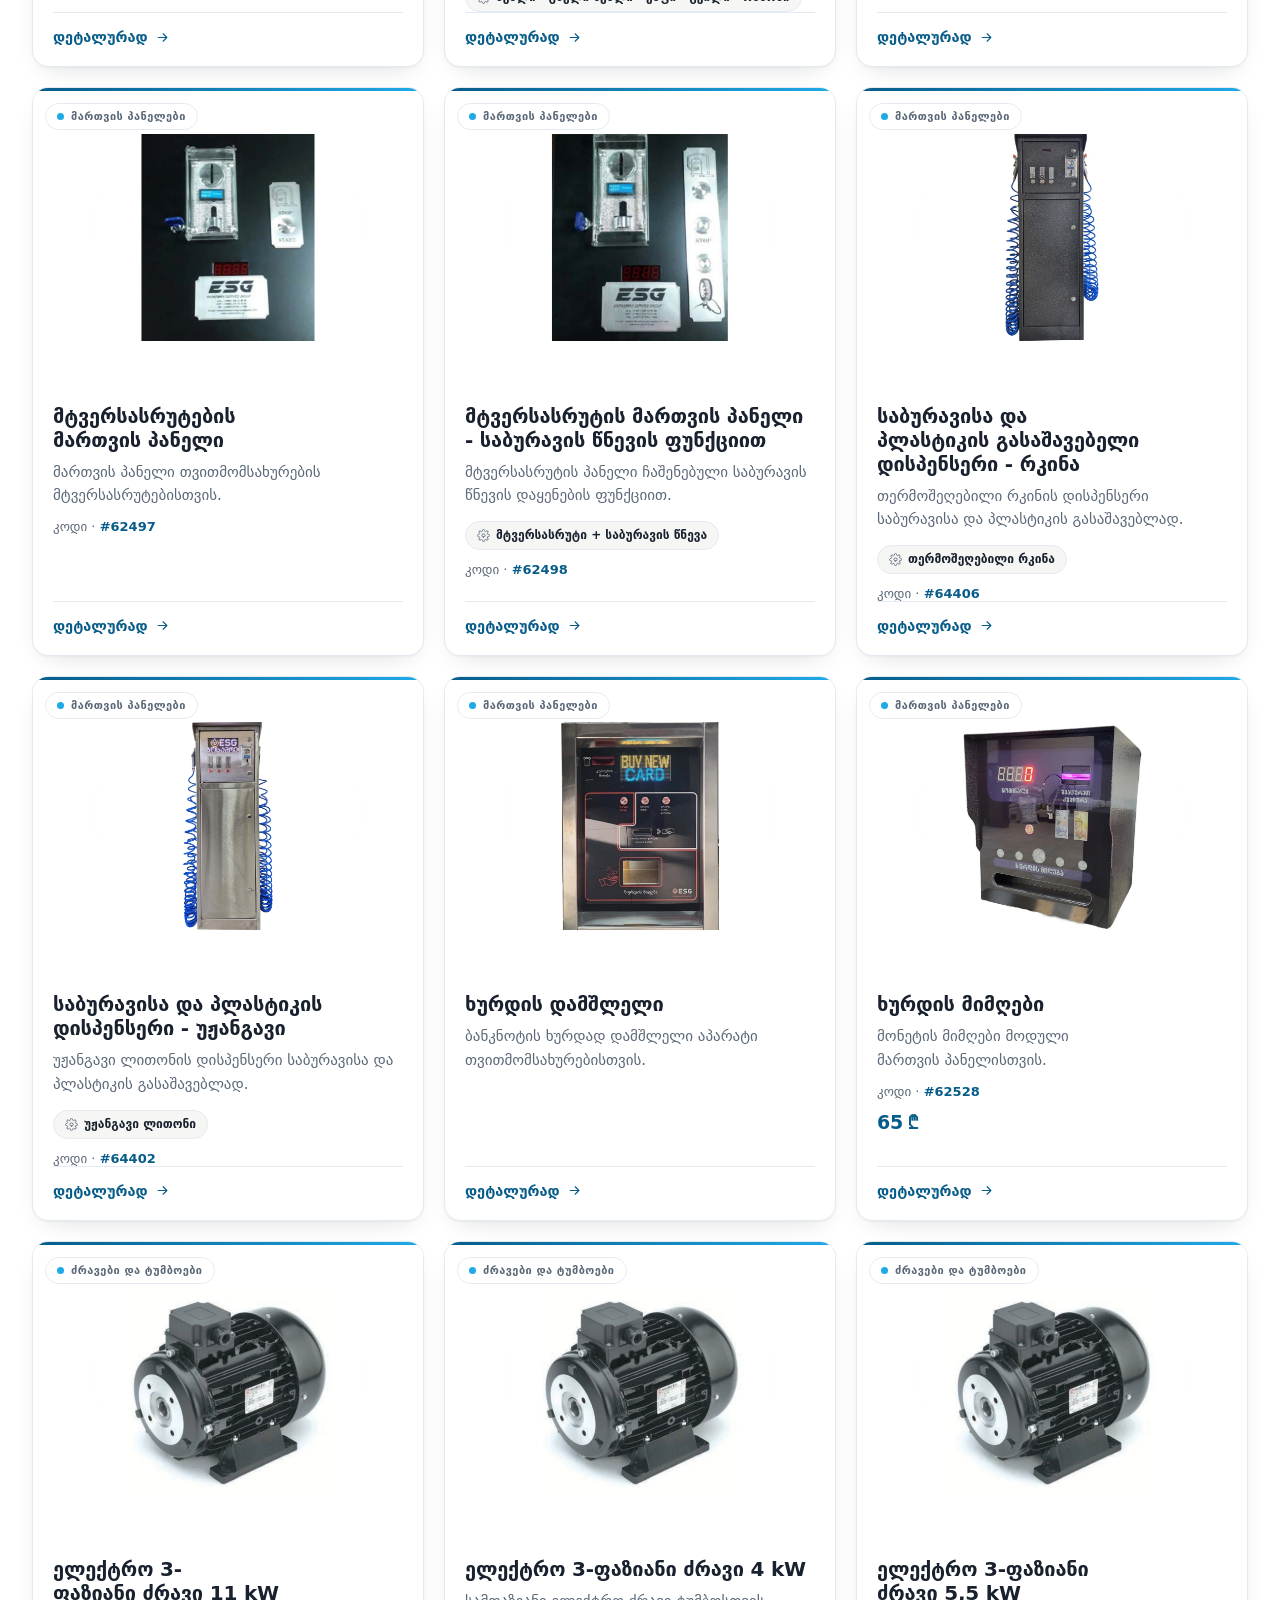
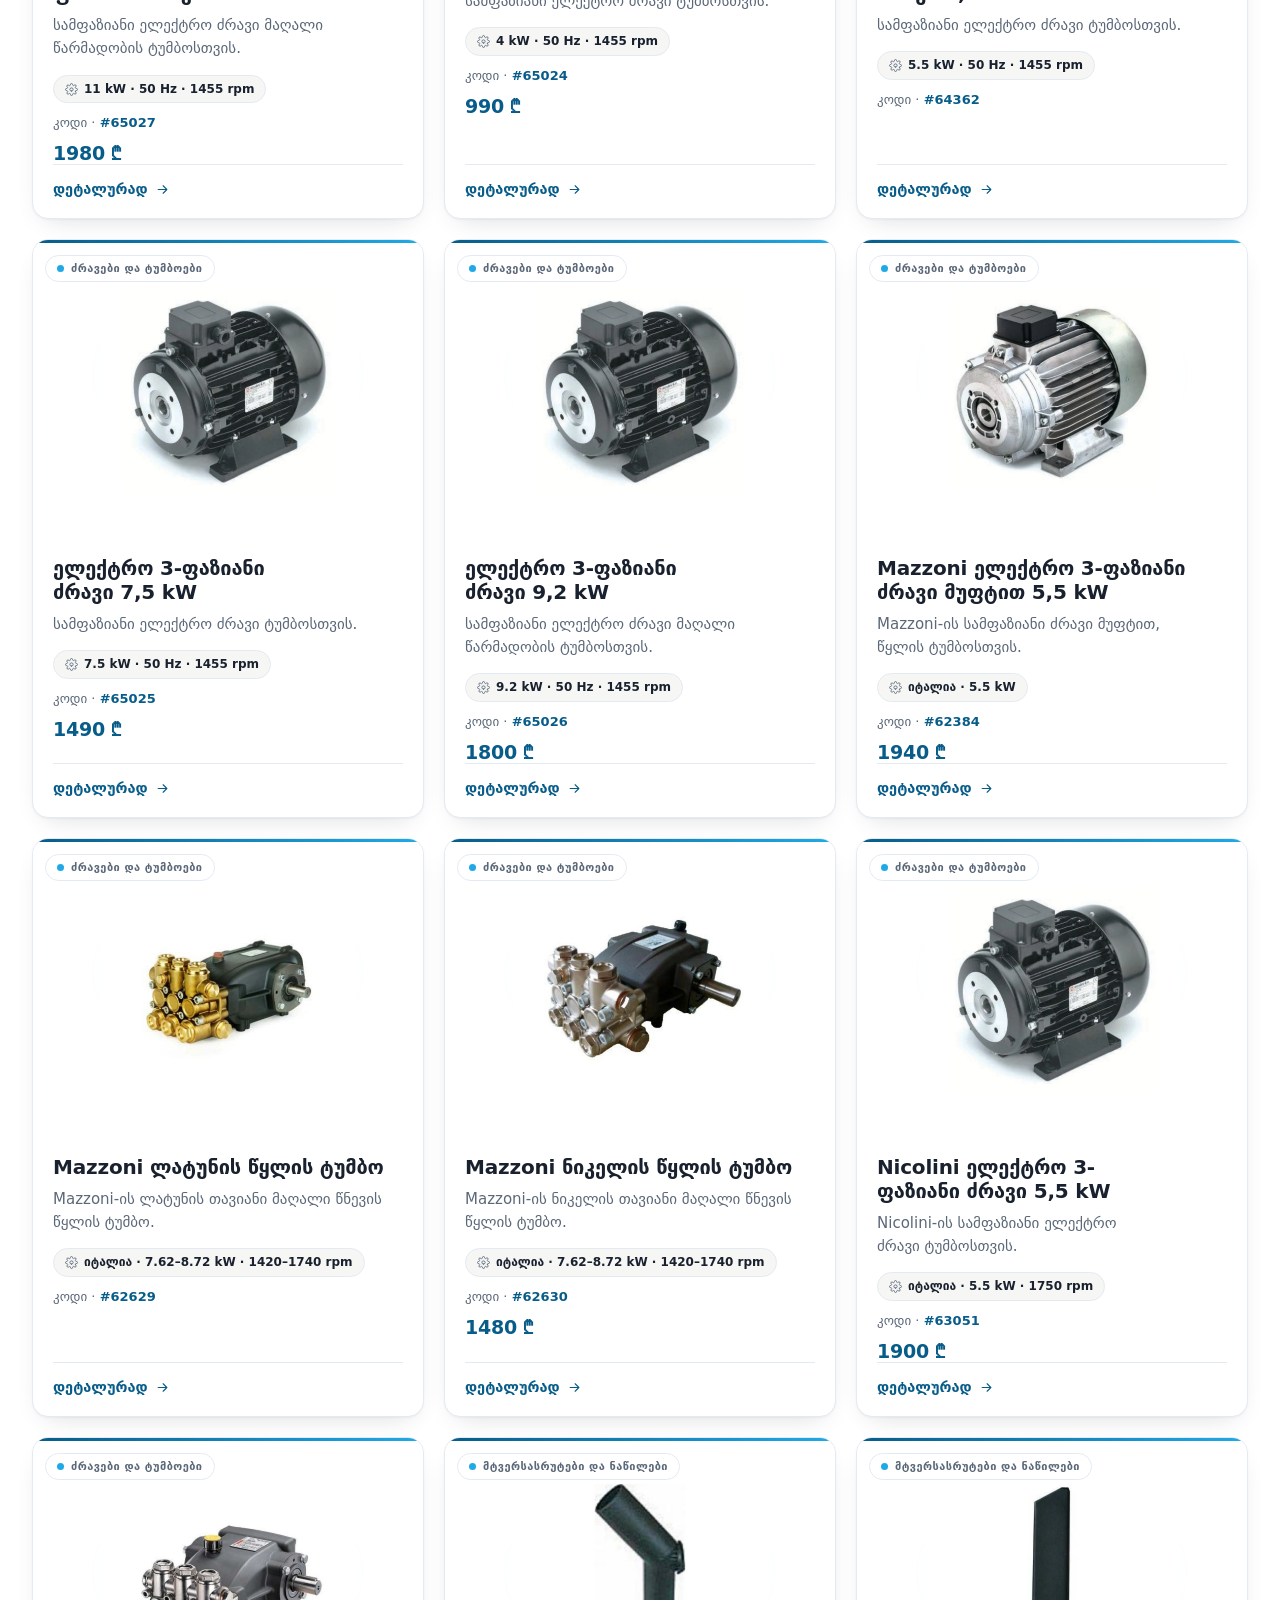
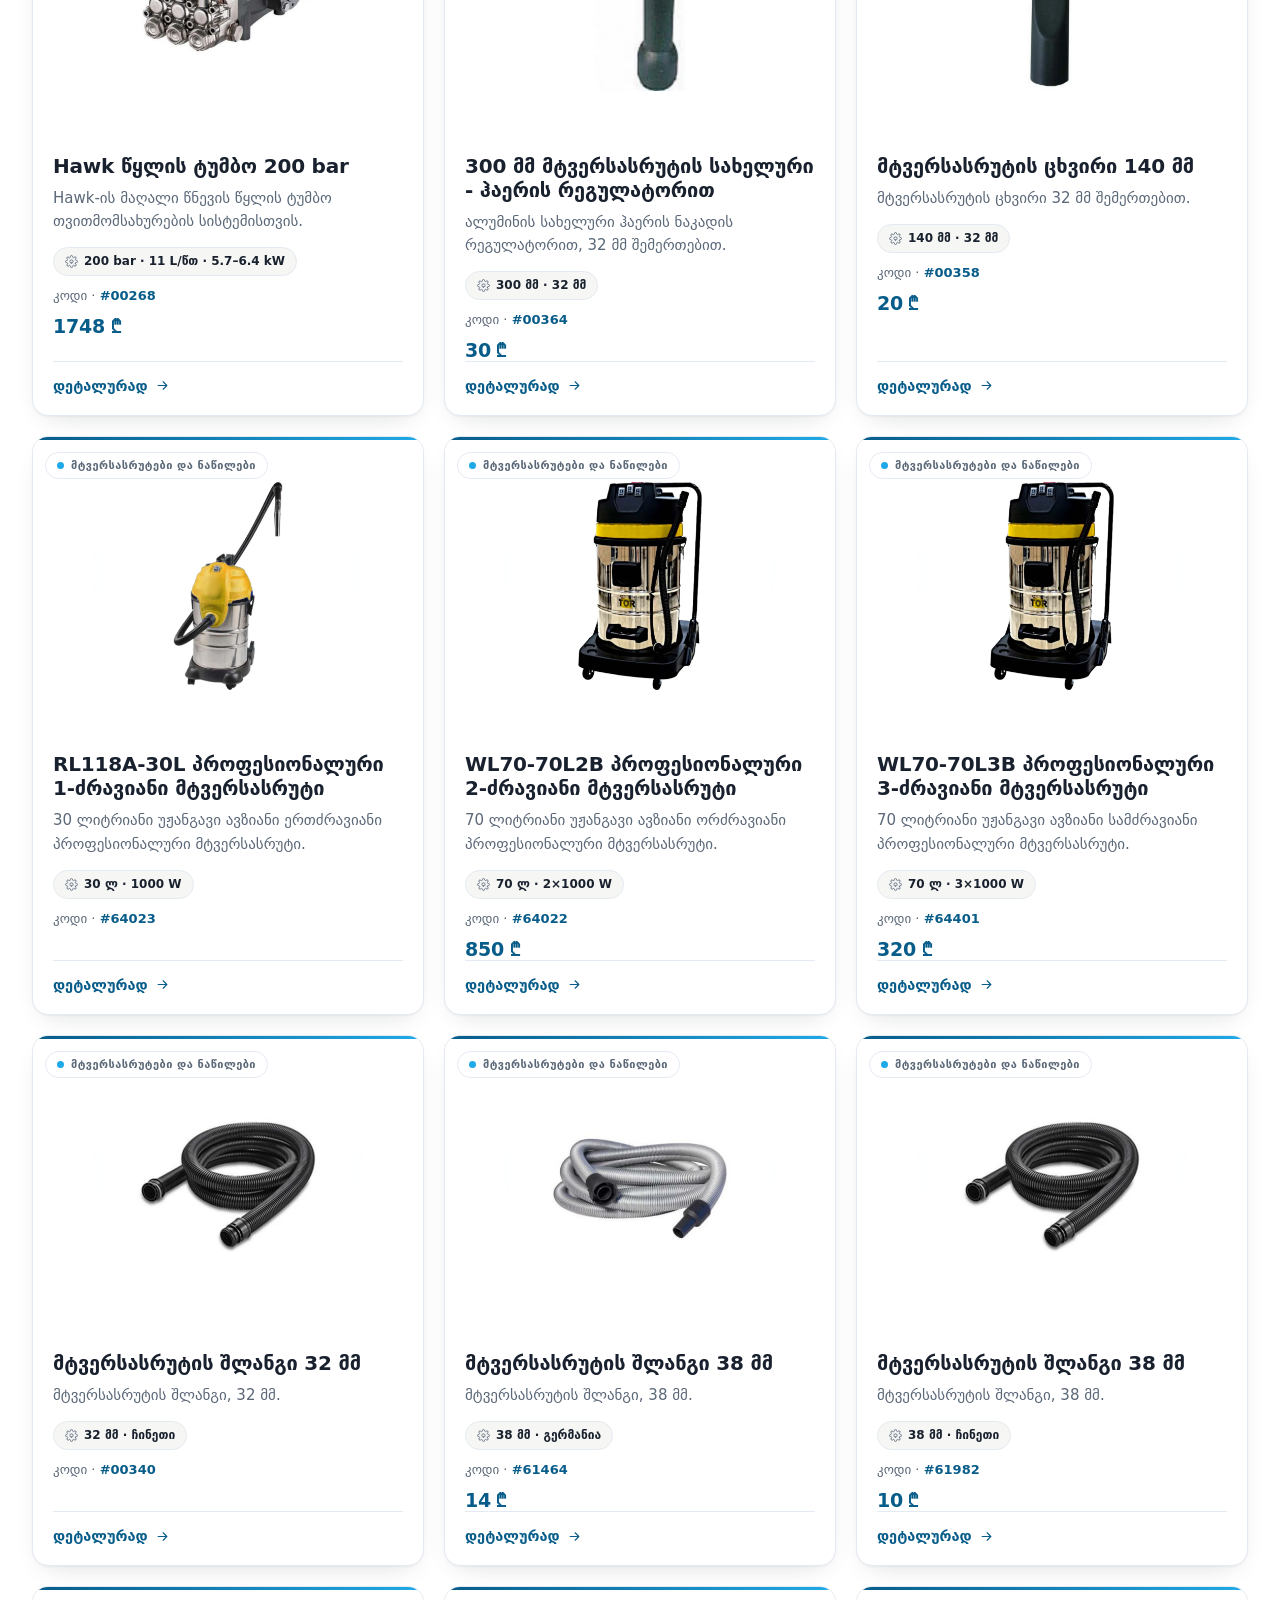
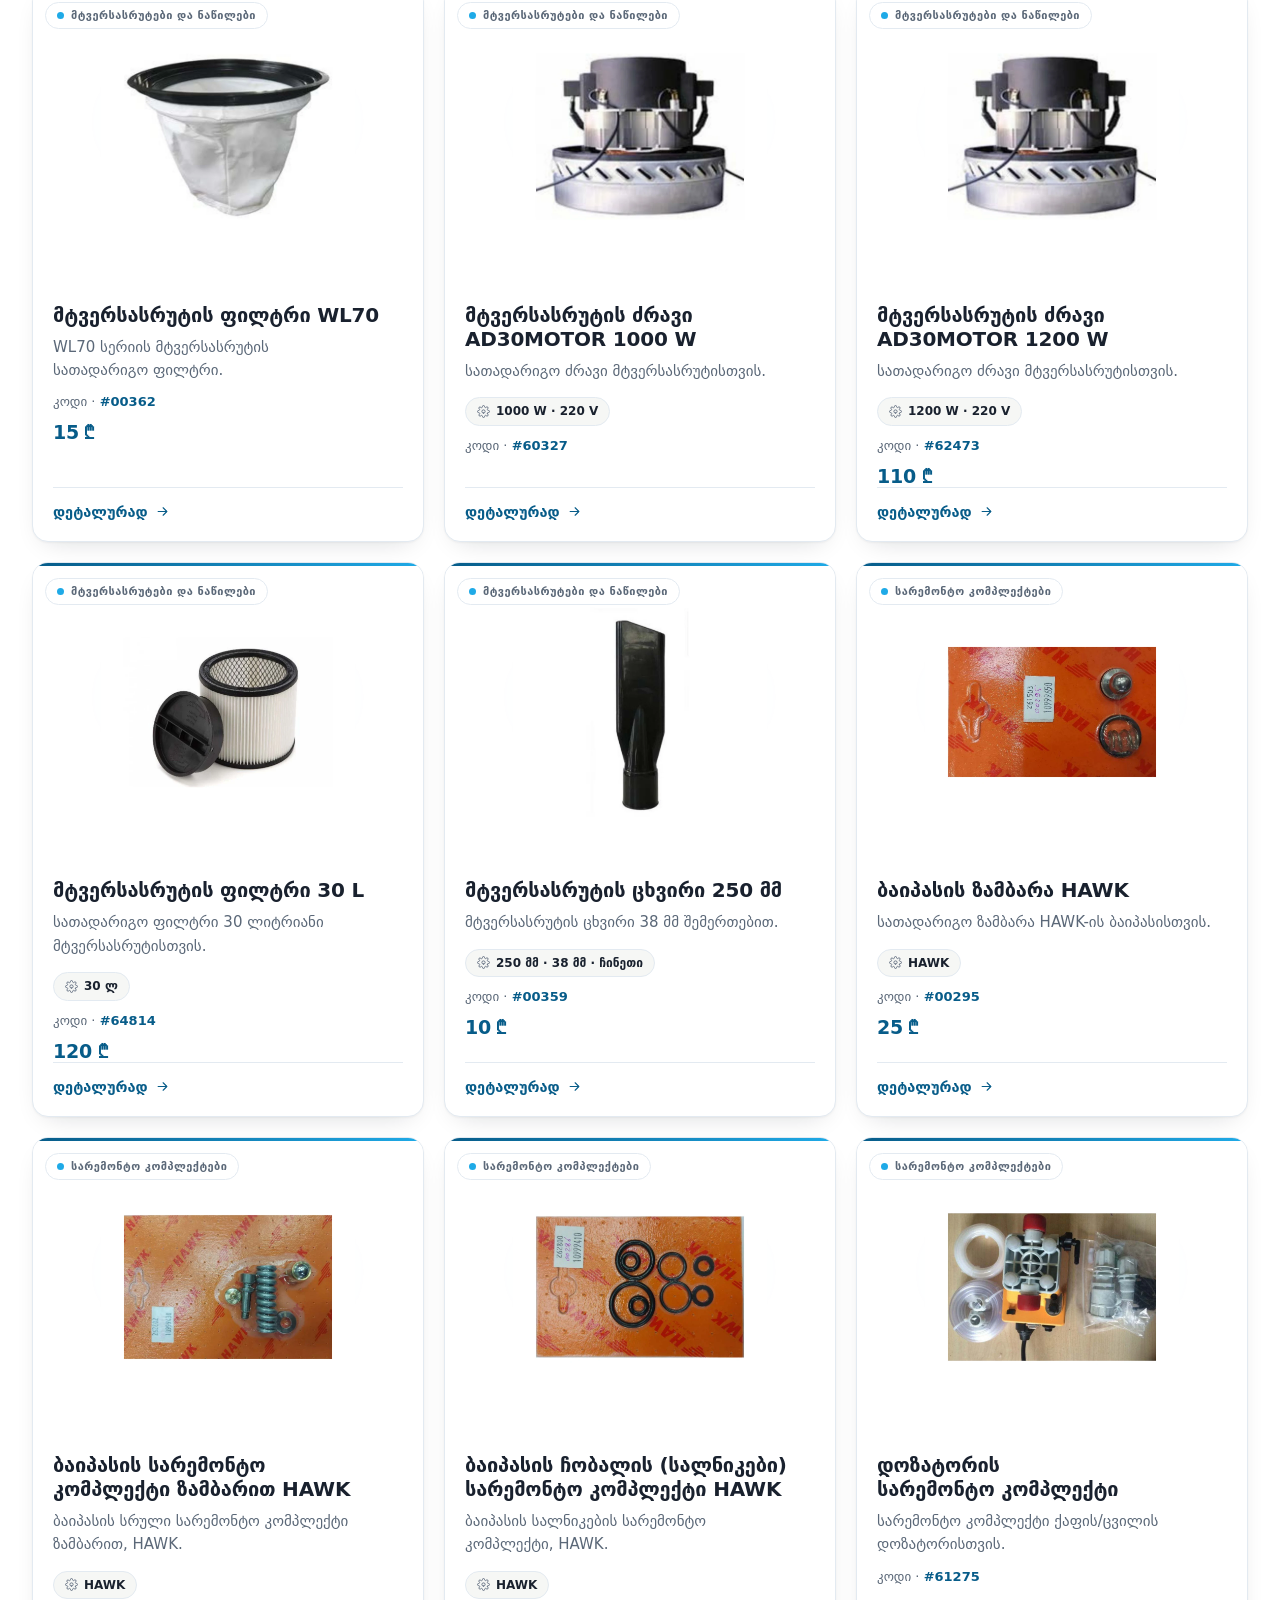
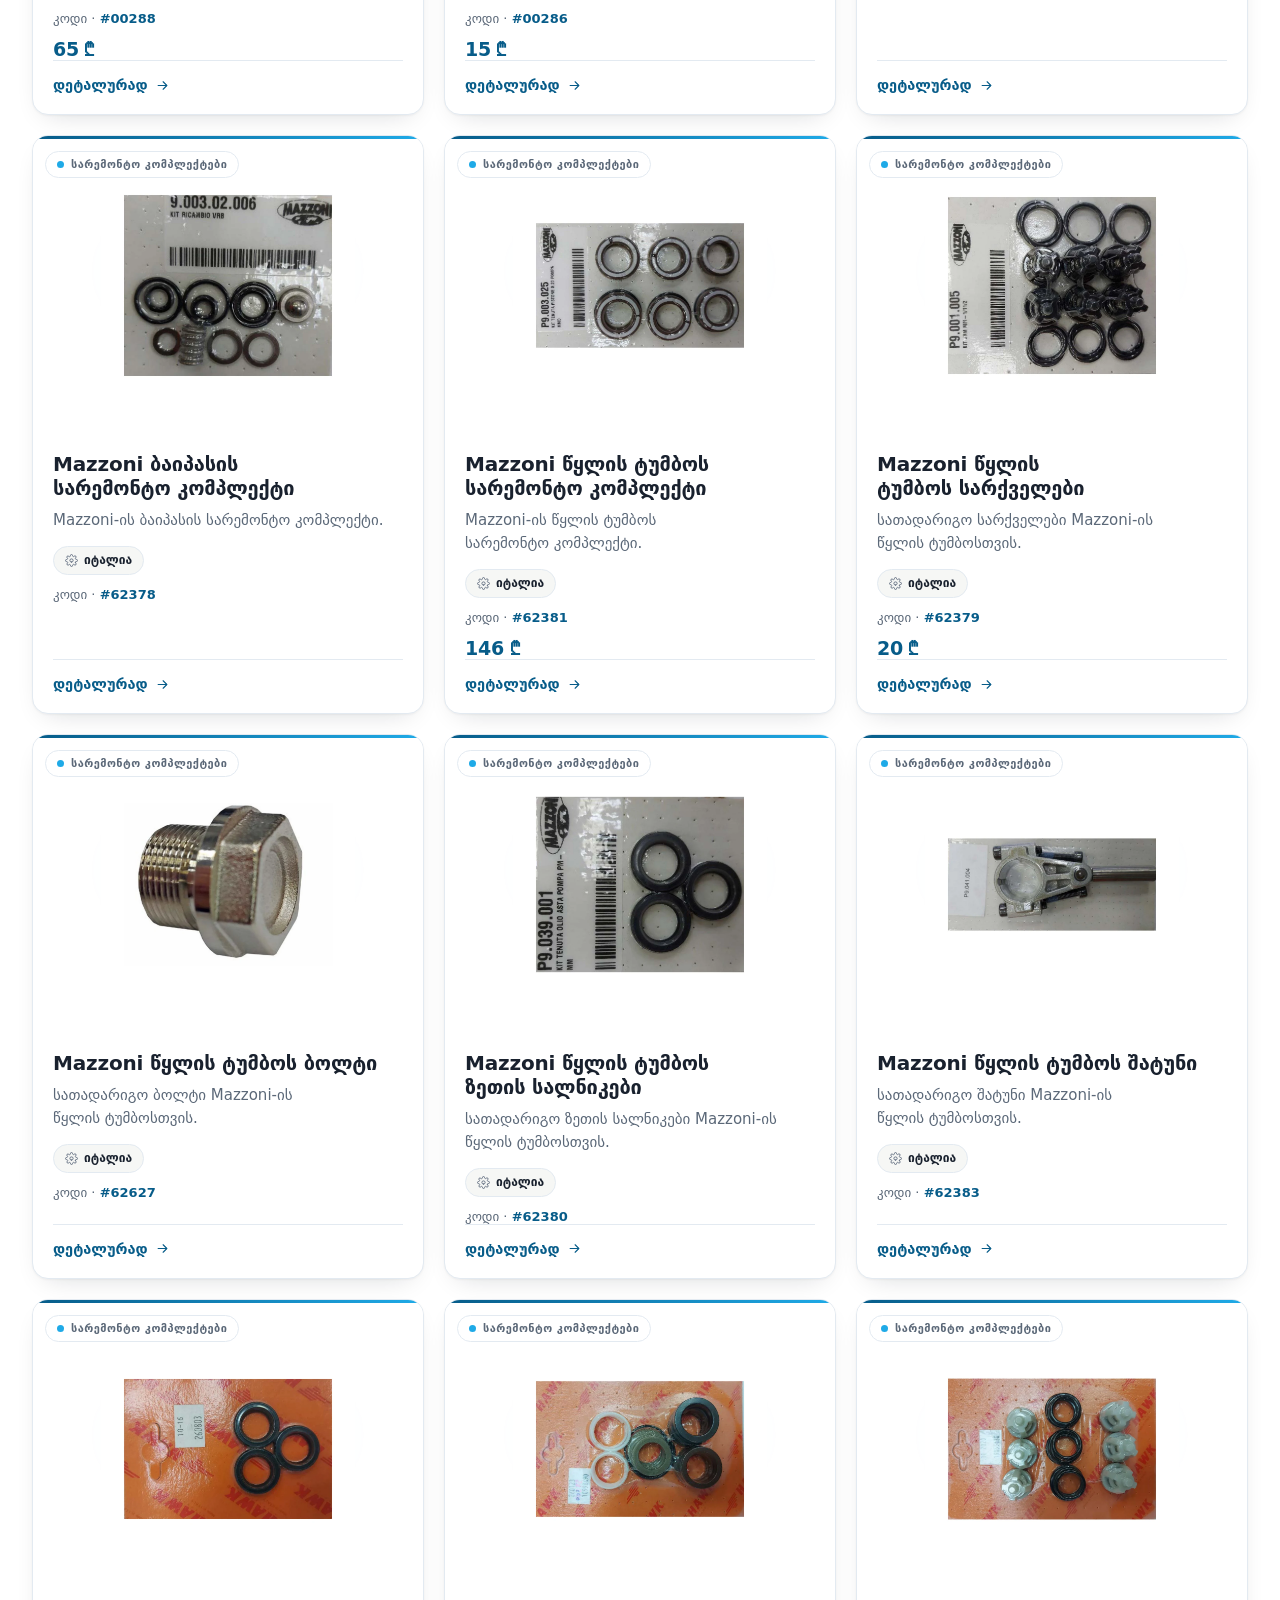
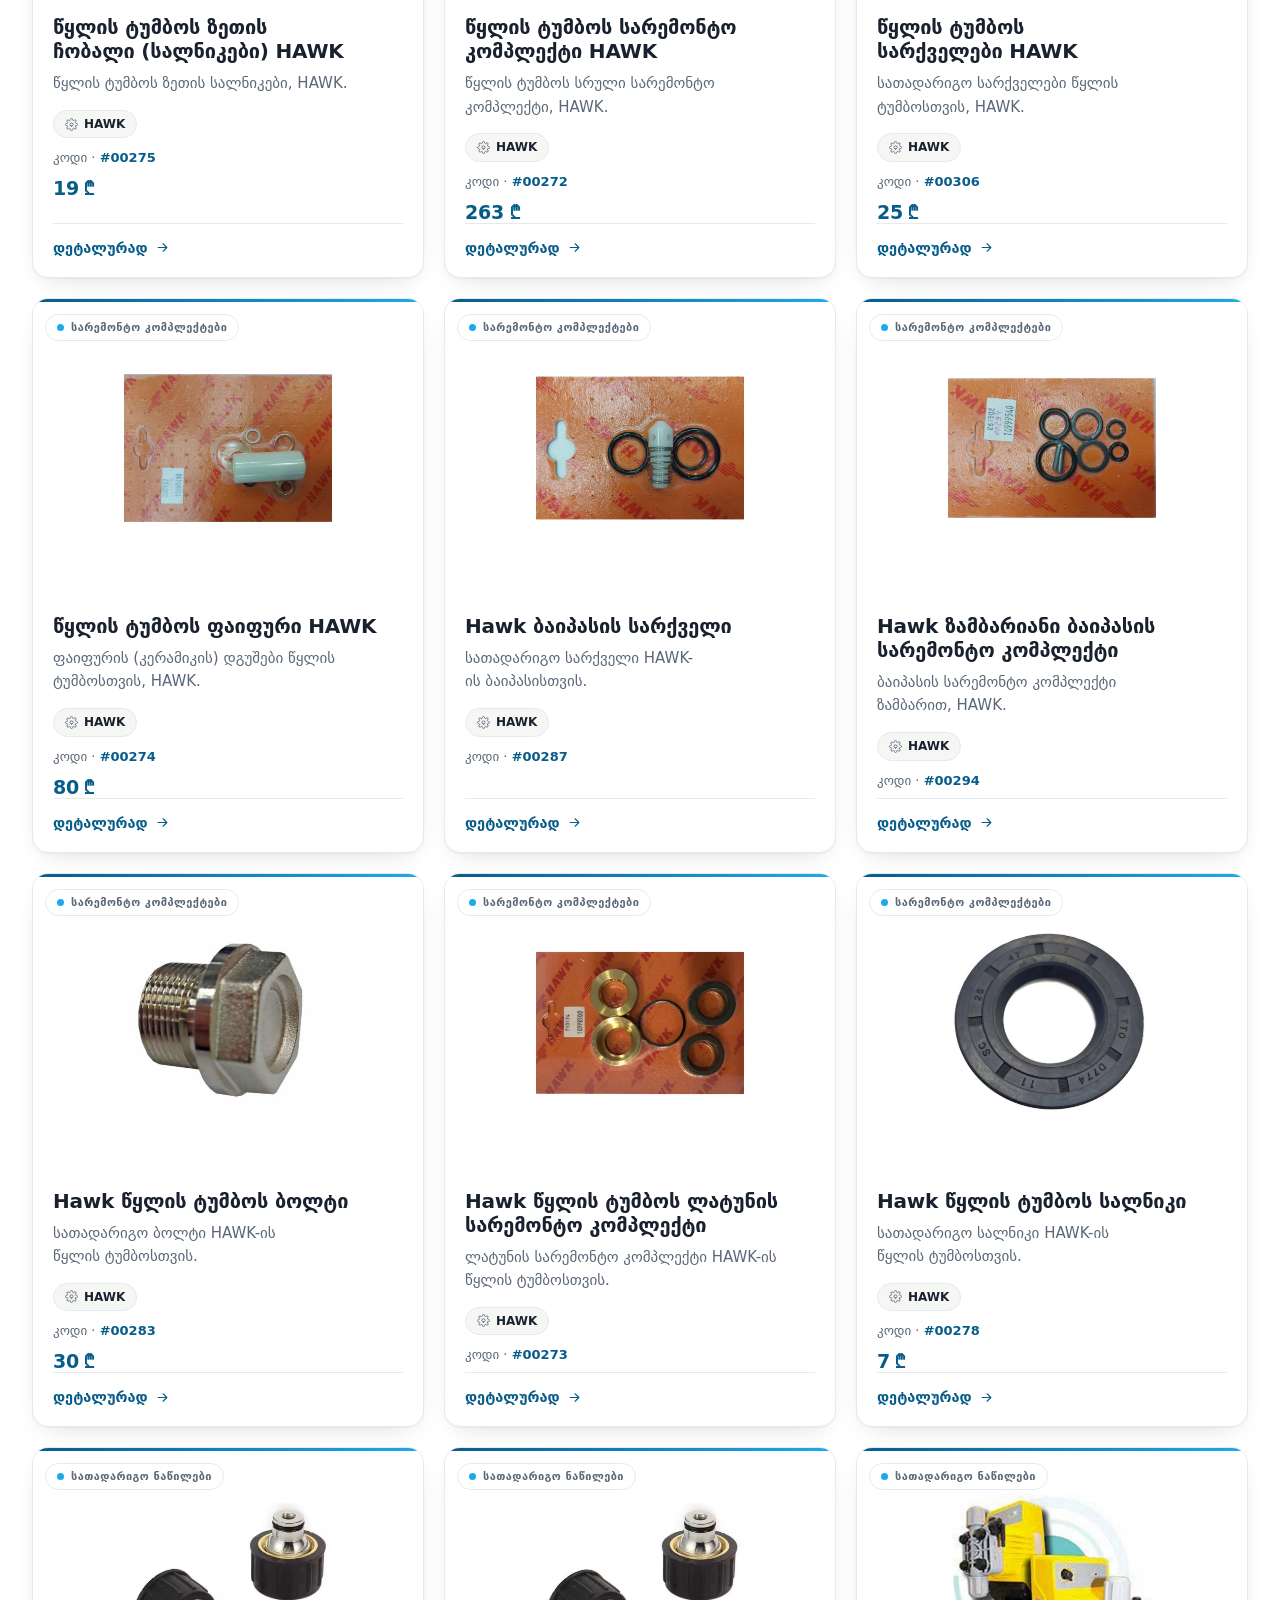
<file: products.html>
<!DOCTYPE html>
<html lang="ka">
<head>
<meta charset="UTF-8" />
<meta http-equiv="Content-Security-Policy" content="default-src 'self'; script-src 'self' 'unsafe-inline'; style-src 'self' 'unsafe-inline' https://fonts.googleapis.com; font-src 'self' https://fonts.gstatic.com; img-src 'self' data:; frame-src https://*.google.com; connect-src 'self'; object-src 'none'; base-uri 'self'; form-action 'self' mailto:; upgrade-insecure-requests" />
<meta name="viewport" content="width=device-width, initial-scale=1.0" />
<title>ავტოშამპუნი კატალოგი | ავტოქიმია - ESG ეკოკემიკა სერვის ჯგუფი</title>
<link rel="preconnect" href="https://fonts.googleapis.com" />
<link rel="preconnect" href="https://fonts.gstatic.com" crossorigin />
<link href="https://fonts.googleapis.com/css2?family=Noto+Sans+Georgian:wght@400..900&family=Noto+Serif+Georgian:wght@500..700&display=swap" rel="stylesheet" />
<meta name="description" content="ავტოშამპუნი და ავტოქიმიის სრული კატალოგი - უკონტაქტო შამპუნები, ფენაქი, ცვილი, სამრეცხაოს ინვენტარი. ქართული წარმოება ევროპული ხარისხით. ESG თბილისი." />
<meta name="keywords" content="ავტოშამპუნი, უკონტაქტო ავტოშამპუნი, ავტოქიმია, სამრეცხაოს ინვენტარი, ავტოსამრეცხაო ნაწილები, თვითმომსახურების ავტოსამრეცხაოს აღჭურვილობა, თვითმომსახურების ავტოსამრეცხაოს ინვენტარი, ავტოსამპუნი, ესგ, car wash shampoo, autoshampoo georgia, self service car wash equipment, self service car wash inventory, avtoshampuni, avtosamrecxao nawilebi, ავტოკოსმეტიკა, ფენაქი, ცვილი მანქანისთვის" />
<meta name="robots" content="index, follow" />
<link rel="canonical" href="https://esggeorgia.ge/products.html" />
<meta property="og:type" content="website" />
<meta property="og:url" content="https://esggeorgia.ge/products.html" />
<meta property="og:site_name" content="ESG - Ekokemika Service Group" />
<meta property="og:locale" content="ka_GE" />
<meta property="og:title" content="ავტოშამპუნი კატალოგი | ავტოქიმია - ESG" />
<meta property="og:description" content="ავტოშამპუნი და ავტოქიმიის სრული კატალოგი - უკონტაქტო შამპუნები, სამრეცხაოს ინვენტარი. ESG თბილისი." />
<meta property="og:image" content="https://esggeorgia.ge/assets/fac-hero.jpg" />
<link rel="icon" href="/favicon.ico" sizes="any" />
<link rel="icon" type="image/png" href="/assets/esg-favicon.png" />
<link rel="apple-touch-icon" href="/assets/esg-favicon.png" />
<link rel="stylesheet" href="styles.css" />
<script>document.documentElement.classList.add("js");</script>
</head>
<body>
<a class="skip-link i18n" href="#main" data-ka="მთავარ შინაარსზე გადასვლა" data-en="Skip to content">მთავარ შინაარსზე გადასვლა</a>

<header class="site-header">
  <div class="container">
    <div class="header-row">
      <a class="logo" href="index.html" aria-label="ESG">
        <img src="assets/esg-drop.png" alt="ESG - ეკოკემიკა სერვის ჯგუფი" />
        <span class="wm"><span class="name">ESG</span><span class="sub i18n" data-ka="ეკოკემიკა სერვის ჯგუფი" data-en="Ekokemika Service Group">ეკოკემიკა სერვის ჯგუფი</span></span>
      </a>
      <nav class="nav" aria-label="Primary">
        <a href="index.html" class="i18n" data-ka="მთავარი" data-en="Home">მთავარი</a>
        <a href="products.html" class="active i18n" data-ka="პროდუქცია" data-en="Products">პროდუქცია</a>
        <a href="services.html" class="i18n" data-ka="სერვისები" data-en="Services">სერვისები</a>
        <a href="about.html" class="i18n" data-ka="ჩვენ შესახებ" data-en="About">ჩვენ შესახებ</a>
        <a href="contact.html" class="i18n" data-ka="კონტაქტი" data-en="Contact">კონტაქტი</a>
      </nav>
      <div class="header-actions">
        <div class="lang" role="group" aria-label="Language">
          <button data-lang="ka" aria-pressed="true">ქარ</button>
          <button data-lang="en" aria-pressed="false">EN</button>
        </div>
        <a class="btn btn-md btn-primary i18n" href="contact.html" data-ka="ფასის მოთხოვნა" data-en="Request a quote">ფასის მოთხოვნა</a>
      </div>
      <div class="header-mobile">
        <div class="lang" role="group" aria-label="Language">
          <button data-lang="ka" aria-pressed="true">ქარ</button>
          <button data-lang="en" aria-pressed="false">EN</button>
        </div>
        <button class="iconbtn" data-menu-btn aria-expanded="false" aria-label="Menu">
          <svg data-i-menu class="icon" style="width:22px;height:22px" viewBox="0 0 24 24"><path d="M3 6h18M3 12h18M3 18h18"/></svg>
          <svg data-i-close class="icon" style="width:22px;height:22px;display:none" viewBox="0 0 24 24"><path d="M6 6l12 12M18 6L6 18"/></svg>
        </button>
      </div>
    </div>
    <span class="scrollbar"></span>
  </div>
  <div class="mobile-menu">
    <div class="container">
      <nav aria-label="Mobile">
        <a href="index.html" class="i18n" data-ka="მთავარი" data-en="Home">მთავარი</a>
        <a href="products.html" class="active i18n" data-ka="პროდუქცია" data-en="Products">პროდუქცია</a>
        <a href="services.html" class="i18n" data-ka="სერვისები" data-en="Services">სერვისები</a>
        <a href="about.html" class="i18n" data-ka="ჩვენ შესახებ" data-en="About">ჩვენ შესახებ</a>
        <a href="contact.html" class="i18n" data-ka="კონტაქტი" data-en="Contact">კონტაქტი</a>
        <a href="contact.html" class="btn btn-md btn-primary btn-block i18n" style="margin-top:10px" data-ka="ფასის მოთხოვნა" data-en="Request a quote">ფასის მოთხოვნა</a>
      </nav>
    </div>
  </div>
</header>

<main id="main">
  <!-- PAGE HERO -->
  <section class="page-hero">
    <div class="grid bg-grid"></div><div class="glow"></div>
    <div class="container">
      <div class="inner">
        <span class="eyebrow"><span class="i18n" data-ka="2026 კატალოგი" data-en="2026 catalog">2026 კატალოგი</span></span>
        <h1 class="i18n" data-ka="პროდუქცია" data-en="Products">პროდუქცია</h1>
        <p class="i18n" data-ka="ბიოდეგრადირებადი ავტოქიმიისა და სამრეცხაოს აღჭურვილობის სრული ასორტიმენტი - 2026 წლის კატალოგი." data-en="The full range of biodegradable car chemistry and car-wash equipment - 2026 catalog.">ბიოდეგრადირებადი ავტოქიმიისა და სამრეცხაოს აღჭურვილობის სრული ასორტიმენტი - 2026 წლის კატალოგი.</p>
      </div>
    </div>
  </section>

  <!-- CATALOG -->
  <section class="section">
    <div class="container">
      <div class="catalog-controls">
        <div id="product-filters" class="filters" role="group" aria-label="Filter products"></div>
        <div id="product-subfilters" class="subfilters" aria-label="Filter subcategories" hidden></div>
        <div class="psearch">
          <svg class="icon ps-ico" viewBox="0 0 24 24"><circle cx="11" cy="11" r="7"/><path d="m20 20-3.2-3.2"/></svg>
          <input id="product-search" type="search" autocomplete="off" class="i18n-attr" data-attr="placeholder" data-ka="ძებნა - სახელი ან კოდი…" data-en="Search - name or code…" placeholder="ძებნა - სახელი ან კოდი…" aria-label="Search products" />
          <button type="button" class="ps-clear" data-search-clear aria-label="Clear" hidden>
            <svg class="icon" viewBox="0 0 24 24" style="width:16px;height:16px"><path d="M6 6l12 12M18 6L6 18"/></svg>
          </button>
        </div>
      </div>
      <div class="catalog-meta" aria-live="polite"><span id="product-count"></span></div>
      <div id="product-grid" class="product-grid"></div>
      <p id="product-empty" class="empty-state" hidden>
        <span class="i18n" data-ka="ვერაფერი მოიძებნა - სცადეთ სხვა საძიებო სიტყვა." data-en="Nothing found - try a different search term.">ვერაფერი მოიძებნა - სცადეთ სხვა საძიებო სიტყვა.</span>
      </p>
      <p class="coming i18n" data-ka="პროდუქტებზე, რომლებზეც ფასი მითითებული არ არის, დაგვიკავშირდით ან მოითხოვეთ შეთავაზება." data-en="For items without a listed price, contact us or request an offer.">პროდუქტებზე, რომლებზეც ფასი მითითებული არ არის, დაგვიკავშირდით ან მოითხოვეთ შეთავაზება.</p>
    </div>
  </section>

  <!-- CTA -->
  <section class="section--tight">
    <div class="container">
      <div class="cta-band">
        <div class="grid bg-grid"></div><div class="glow1"></div><div class="glow2"></div>
        <div class="inner">
          <h2 class="i18n" data-ka="ფასი გჭირდებათ?" data-en="Need pricing?">ფასი გჭირდებათ?</h2>
          <p class="i18n" data-ka="მოგვწერეთ და მიიღეთ ინდივიდუალური შეთავაზება." data-en="Message us and get a tailored offer.">მოგვწერეთ და მიიღეთ ინდივიდუალური შეთავაზება.</p>
          <div class="btnrow">
            <a class="btn btn-lg btn-accent i18n" href="contact.html" data-ka="დაგვიკავშირდით" data-en="Contact us">დაგვიკავშირდით
              <svg class="icon" style="width:17px;height:17px" viewBox="0 0 24 24"><path d="M5 12h14M13 6l6 6-6 6"/></svg></a>
          </div>
        </div>
      </div>
    </div>
  </section>
</main>

<footer class="site-footer">
  <div class="container">
    <div class="footer-grid">
      <div>
        <a class="logo" href="index.html" aria-label="ESG">
          <img src="assets/esg-drop.png" alt="ESG" style="height:32px" />
          <span class="wm"><span class="name">ESG</span><span class="sub i18n" data-ka="ეკოკემიკა სერვის ჯგუფი" data-en="Ekokemika Service Group">ეკოკემიკა სერვის ჯგუფი</span></span>
        </a>
        <p class="tagline i18n" data-ka="ბიოდეგრადირებადი ავტოქიმია, აღჭურვილობა და ავტოსამრეცხაოს აწყობა." data-en="Biodegradable car chemistry, equipment and car-wash construction.">ბიოდეგრადირებადი ავტოქიმია, აღჭურვილობა და ავტოსამრეცხაოს აწყობა.</p>
        <span class="web"><svg class="icon" viewBox="0 0 24 24"><circle cx="12" cy="12" r="9"/><path d="M3 12h18M12 3a15 15 0 0 1 0 18M12 3a15 15 0 0 0 0 18"/></svg>www.esggeorgia.ge</span>
        <div class="socials">
          <div class="sgroup">
            <span class="sname">ESG <span class="i18n" data-ka="ეკოკემიკა" data-en="Ekokemika">ეკოკემიკა</span></span>
            <span class="sicons">
              <a href="https://www.facebook.com/ESG.Ekokemika" target="_blank" rel="noopener" aria-label="Facebook - ESG Ekokemika"><svg viewBox="0 0 24 24" fill="currentColor"><path d="M22 12a10 10 0 1 0-11.56 9.88v-6.99H7.9V12h2.54V9.8c0-2.5 1.49-3.89 3.78-3.89 1.09 0 2.24.2 2.24.2v2.46h-1.26c-1.24 0-1.63.77-1.63 1.56V12h2.78l-.44 2.89h-2.34v6.99A10 10 0 0 0 22 12z"/></svg></a>
              <a href="https://www.instagram.com/esg.ekokemika/" target="_blank" rel="noopener" aria-label="Instagram - ESG Ekokemika"><svg viewBox="0 0 24 24" fill="none" stroke="currentColor" stroke-width="2"><rect x="3" y="3" width="18" height="18" rx="5"/><circle cx="12" cy="12" r="3.8"/><circle cx="17.4" cy="6.6" r="1.2" fill="currentColor" stroke="none"/></svg></a>
            </span>
          </div>
          <div class="sgroup">
            <span class="sname">ESG Car Wash Mall</span>
            <span class="sicons">
              <a href="https://www.facebook.com/profile.php?id=61590106427028" target="_blank" rel="noopener" aria-label="Facebook - ESG Car Wash Mall"><svg viewBox="0 0 24 24" fill="currentColor"><path d="M22 12a10 10 0 1 0-11.56 9.88v-6.99H7.9V12h2.54V9.8c0-2.5 1.49-3.89 3.78-3.89 1.09 0 2.24.2 2.24.2v2.46h-1.26c-1.24 0-1.63.77-1.63 1.56V12h2.78l-.44 2.89h-2.34v6.99A10 10 0 0 0 22 12z"/></svg></a>
              <a href="https://www.instagram.com/esgcarwashmall/" target="_blank" rel="noopener" aria-label="Instagram - ESG Car Wash Mall"><svg viewBox="0 0 24 24" fill="none" stroke="currentColor" stroke-width="2"><rect x="3" y="3" width="18" height="18" rx="5"/><circle cx="12" cy="12" r="3.8"/><circle cx="17.4" cy="6.6" r="1.2" fill="currentColor" stroke="none"/></svg></a>
            </span>
          </div>
        </div>
      </div>
      <div>
        <h4 class="i18n" data-ka="ნავიგაცია" data-en="Navigation">ნავიგაცია</h4>
        <ul>
          <li><a href="index.html" class="i18n" data-ka="მთავარი" data-en="Home">მთავარი</a></li>
          <li><a href="products.html" class="i18n" data-ka="პროდუქცია" data-en="Products">პროდუქცია</a></li>
          <li><a href="services.html" class="i18n" data-ka="სერვისები" data-en="Services">სერვისები</a></li>
          <li><a href="about.html" class="i18n" data-ka="ჩვენ შესახებ" data-en="About">ჩვენ შესახებ</a></li>
          <li><a href="contact.html" class="i18n" data-ka="კონტაქტი" data-en="Contact">კონტაქტი</a></li>
        </ul>
      </div>
      <div>
        <h4 class="i18n" data-ka="კონტაქტი" data-en="Contact">კონტაქტი</h4>
        <ul>
          <li><a class="lk" href="tel:+995551519165"><svg class="icon" viewBox="0 0 24 24"><path d="M22 16.9v3a2 2 0 0 1-2.2 2 19.8 19.8 0 0 1-8.6-3 19.5 19.5 0 0 1-6-6 19.8 19.8 0 0 1-3-8.6A2 2 0 0 1 4.1 2h3a2 2 0 0 1 2 1.7c.1.9.4 1.8.7 2.6a2 2 0 0 1-.5 2.1L8.1 9.9a16 16 0 0 0 6 6l1.5-1.2a2 2 0 0 1 2.1-.5c.8.3 1.7.6 2.6.7a2 2 0 0 1 1.7 2z"/></svg><span class="nm">551 51 91 65</span></a></li>
          <li><a class="lk" href="mailto:ekokemikaservicegroup@gmail.com"><svg class="icon" viewBox="0 0 24 24"><rect x="3" y="5" width="18" height="14" rx="2"/><path d="m3 7 9 6 9-6"/></svg>ekokemikaservicegroup@gmail.com</a></li>
          <li><span class="lk"><svg class="icon" viewBox="0 0 24 24"><circle cx="12" cy="12" r="9"/><path d="M12 7v5l3 2"/></svg><span class="i18n" data-ka="ორშ-შაბ: 10:00-18:00 · კვ: 10:00-16:00" data-en="Mon-Sat: 10:00-18:00 · Sun: 10:00-16:00">ორშ-შაბ: 10:00-18:00 · კვ: 10:00-16:00</span></span></li>
        </ul>
      </div>
      <div>
        <h4 class="i18n" data-ka="ფილიალები" data-en="Branches">ფილიალები</h4>
        <ul>
          <li><span class="lk"><svg class="icon" viewBox="0 0 24 24"><path d="M12 21s-7-5-7-11a7 7 0 0 1 14 0c0 6-7 11-7 11z"/><circle cx="12" cy="10" r="2.5"/></svg><span class="i18n" data-ka="თბილისი · რუსთავი · ბათუმი · ზუგდიდი" data-en="Tbilisi · Rustavi · Batumi · Zugdidi">თბილისი · რუსთავი · ბათუმი · ზუგდიდი</span></span></li>
        </ul>
      </div>
    </div>
  </div>
  <div class="footer-bottom">
    <div class="container">
      <span>© <span id="year"></span> ESG - Ekokemika Service Group. <span class="i18n" data-ka="ყველა უფლება დაცულია." data-en="All rights reserved.">ყველა უფლება დაცულია.</span></span>
    </div>
  </div>
</footer>

<script>document.getElementById("year").textContent = new Date().getFullYear();</script>
<script src="catalog-data.js"></script>
<script src="equipment-data.js"></script>
<script src="towels-data.js"></script>
<script src="prices-data.js?v=1"></script>
<script src="app.js"></script>
<script src="cart.js?v=3"></script>
<script src="catalog.js?v=2"></script>
</body>
</html>
</file>
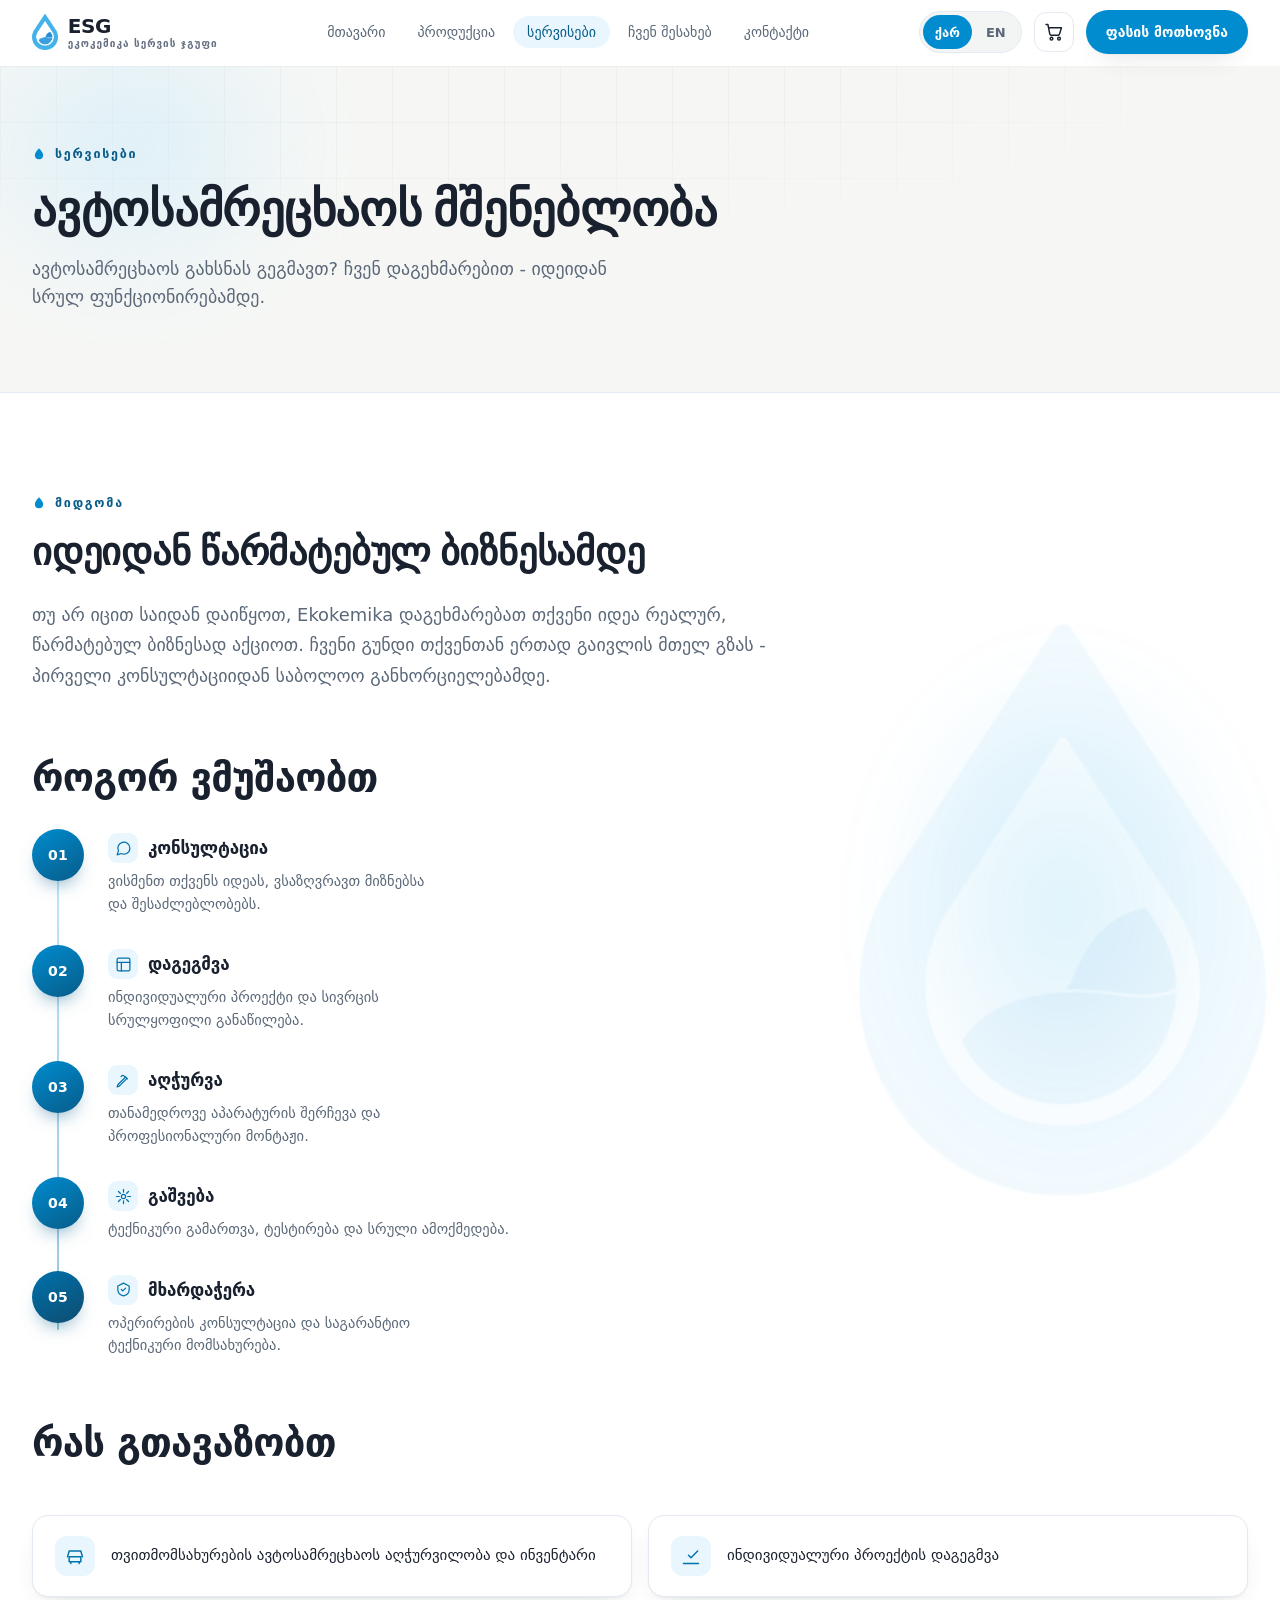
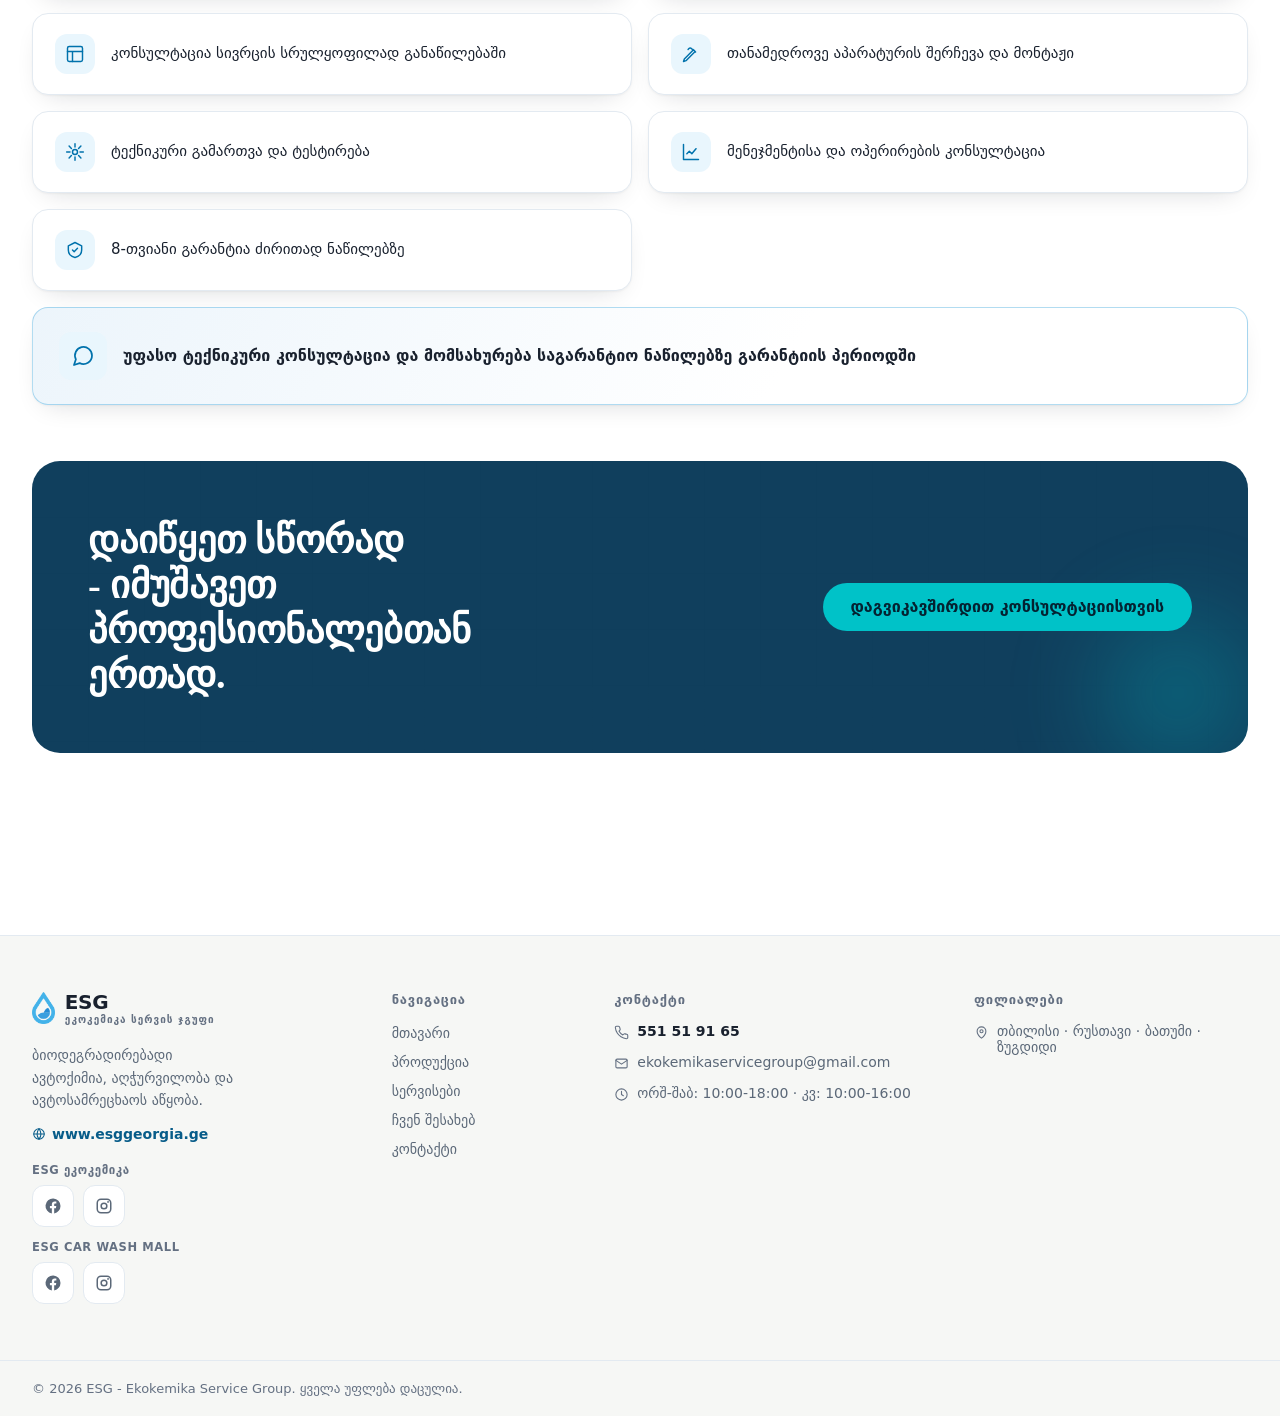
<file: services.html>
<!DOCTYPE html>
<html lang="ka">
<head>
<meta charset="UTF-8" />
<meta http-equiv="Content-Security-Policy" content="default-src 'self'; script-src 'self' 'unsafe-inline'; style-src 'self' 'unsafe-inline' https://fonts.googleapis.com; font-src 'self' https://fonts.gstatic.com; img-src 'self' data:; frame-src https://*.google.com; connect-src 'self'; object-src 'none'; base-uri 'self'; form-action 'self' mailto:; upgrade-insecure-requests" />
<meta name="viewport" content="width=device-width, initial-scale=1.0" />
<title>სამრეცხაოს აწყობა და მშენებლობა თბილისი | ESG ეკოკემიკა სერვის ჯგუფი</title>
<link rel="preconnect" href="https://fonts.googleapis.com" />
<link rel="preconnect" href="https://fonts.gstatic.com" crossorigin />
<link href="https://fonts.googleapis.com/css2?family=Noto+Sans+Georgian:wght@400..900&family=Noto+Serif+Georgian:wght@500..700&display=swap" rel="stylesheet" />
<meta name="description" content="ავტოსამრეცხაოს აწყობა, მშენებლობა და აღჭურვა თბილისში - დაგეგმვიდან გაშვებამდე. თვითმომსახურების ავტოსამრეცხაოს აღჭურვილობა და ინვენტარი, საგარანტიო მომსახურებით. ESG - ☎ 551 51 91 65" />
<meta name="keywords" content="სამრეცხაოს აწყობა, სამრეცხაოს მშენებლობა, სამრეცხაოს აღჭურვა, ავტოსამრეცხაო თბილისი, თვითმომსახურების ავტოსამრეცხაო, თვითმომსახურების ავტოსამრეცხაოს აღჭურვილობა, თვითმომსახურების ავტოსამრეცხაოს ინვენტარი, ავტოსამრეცხაო ნაწილები, car wash setup tbilisi, car wash construction georgia, self service car wash equipment, self-service car wash inventory, tvitmomsaxurebis avtosamrecxao, avtosamrecxaos awyoba, სამრეცხაო გახსნა, სამრეცხაოს ინვენტარი" />
<meta name="robots" content="index, follow" />
<link rel="canonical" href="https://esggeorgia.ge/services.html" />
<meta property="og:type" content="website" />
<meta property="og:url" content="https://esggeorgia.ge/services.html" />
<meta property="og:site_name" content="ESG - Ekokemika Service Group" />
<meta property="og:locale" content="ka_GE" />
<meta property="og:title" content="სამრეცხაოს აწყობა და მშენებლობა | ESG თბილისი" />
<meta property="og:description" content="სამრეცხაოს აწყობა, მშენებლობა და აღჭურვა - დაგეგმვიდან გაშვებამდე. ESG თბილისი." />
<meta property="og:image" content="https://esggeorgia.ge/assets/fac-hero.jpg" />
<link rel="icon" href="/favicon.ico" sizes="any" />
<link rel="icon" type="image/png" href="/assets/esg-favicon.png" />
<link rel="apple-touch-icon" href="/assets/esg-favicon.png" />
<link rel="stylesheet" href="styles.css" />
<script>document.documentElement.classList.add("js");</script>
</head>
<body>
<a class="skip-link i18n" href="#main" data-ka="მთავარ შინაარსზე გადასვლა" data-en="Skip to content">მთავარ შინაარსზე გადასვლა</a>

<header class="site-header">
  <div class="container">
    <div class="header-row">
      <a class="logo" href="index.html" aria-label="ESG">
        <img src="assets/esg-drop.png" alt="ESG - ეკოკემიკა სერვის ჯგუფი" />
        <span class="wm"><span class="name">ESG</span><span class="sub i18n" data-ka="ეკოკემიკა სერვის ჯგუფი" data-en="Ekokemika Service Group">ეკოკემიკა სერვის ჯგუფი</span></span>
      </a>
      <nav class="nav" aria-label="Primary">
        <a href="index.html" class="i18n" data-ka="მთავარი" data-en="Home">მთავარი</a>
        <a href="products.html" class="i18n" data-ka="პროდუქცია" data-en="Products">პროდუქცია</a>
        <a href="services.html" class="active i18n" data-ka="სერვისები" data-en="Services">სერვისები</a>
        <a href="about.html" class="i18n" data-ka="ჩვენ შესახებ" data-en="About">ჩვენ შესახებ</a>
        <a href="contact.html" class="i18n" data-ka="კონტაქტი" data-en="Contact">კონტაქტი</a>
      </nav>
      <div class="header-actions">
        <div class="lang" role="group" aria-label="Language">
          <button data-lang="ka" aria-pressed="true">ქარ</button>
          <button data-lang="en" aria-pressed="false">EN</button>
        </div>
        <a class="btn btn-md btn-primary i18n" href="contact.html" data-ka="ფასის მოთხოვნა" data-en="Request a quote">ფასის მოთხოვნა</a>
      </div>
      <div class="header-mobile">
        <div class="lang" role="group" aria-label="Language">
          <button data-lang="ka" aria-pressed="true">ქარ</button>
          <button data-lang="en" aria-pressed="false">EN</button>
        </div>
        <button class="iconbtn" data-menu-btn aria-expanded="false" aria-label="Menu">
          <svg data-i-menu class="icon" style="width:22px;height:22px" viewBox="0 0 24 24"><path d="M3 6h18M3 12h18M3 18h18"/></svg>
          <svg data-i-close class="icon" style="width:22px;height:22px;display:none" viewBox="0 0 24 24"><path d="M6 6l12 12M18 6L6 18"/></svg>
        </button>
      </div>
    </div>
    <span class="scrollbar"></span>
  </div>
  <div class="mobile-menu">
    <div class="container">
      <nav aria-label="Mobile">
        <a href="index.html" class="i18n" data-ka="მთავარი" data-en="Home">მთავარი</a>
        <a href="products.html" class="i18n" data-ka="პროდუქცია" data-en="Products">პროდუქცია</a>
        <a href="services.html" class="active i18n" data-ka="სერვისები" data-en="Services">სერვისები</a>
        <a href="about.html" class="i18n" data-ka="ჩვენ შესახებ" data-en="About">ჩვენ შესახებ</a>
        <a href="contact.html" class="i18n" data-ka="კონტაქტი" data-en="Contact">კონტაქტი</a>
        <a href="contact.html" class="btn btn-md btn-primary btn-block i18n" style="margin-top:10px" data-ka="ფასის მოთხოვნა" data-en="Request a quote">ფასის მოთხოვნა</a>
      </nav>
    </div>
  </div>
</header>

<main id="main">
  <section class="page-hero">
    <div class="grid bg-grid"></div><div class="glow"></div>
    <div class="container">
      <div class="inner">
        <span class="eyebrow"><span class="i18n" data-ka="სერვისები" data-en="Services">სერვისები</span></span>
        <h1 class="i18n" data-ka="ავტოსამრეცხაოს მშენებლობა" data-en="Car-wash construction">ავტოსამრეცხაოს მშენებლობა</h1>
        <p class="i18n" data-ka="ავტოსამრეცხაოს გახსნას გეგმავთ? ჩვენ დაგეხმარებით - იდეიდან სრულ ფუნქციონირებამდე." data-en="Planning to open a car wash? We'll help - from idea to full operation.">ავტოსამრეცხაოს გახსნას გეგმავთ? ჩვენ დაგეხმარებით - იდეიდან სრულ ფუნქციონირებამდე.</p>
      </div>
    </div>
  </section>

  <section class="section has-watermark">
    <div class="esg-watermark wm-top" aria-hidden="true"><img src="assets/esg-drop.png" alt="" /></div>
    <div class="container">
      <div class="section-head reveal">
        <span class="eyebrow"><span class="i18n" data-ka="მიდგომა" data-en="Approach">მიდგომა</span></span>
        <h2 class="i18n" data-ka="იდეიდან წარმატებულ ბიზნესამდე" data-en="From idea to a successful business">იდეიდან წარმატებულ ბიზნესამდე</h2>
      </div>
      <p class="prose-lead reveal i18n" style="margin-top:24px" data-delay="0.05" data-ka="თუ არ იცით საიდან დაიწყოთ, Ekokemika დაგეხმარებათ თქვენი იდეა რეალურ, წარმატებულ ბიზნესად აქციოთ. ჩვენი გუნდი თქვენთან ერთად გაივლის მთელ გზას - პირველი კონსულტაციიდან საბოლოო განხორციელებამდე." data-en="If you don't know where to start, Ekokemika will help you turn your idea into a real, successful business. Our team walks the whole path with you - from the first consultation to final delivery.">თუ არ იცით საიდან დაიწყოთ, Ekokemika დაგეხმარებათ თქვენი იდეა რეალურ, წარმატებულ ბიზნესად აქციოთ. ჩვენი გუნდი თქვენთან ერთად გაივლის მთელ გზას - პირველი კონსულტაციიდან საბოლოო განხორციელებამდე.</p>

      <h3 class="reveal section-sub i18n" data-ka="როგორ ვმუშაობთ" data-en="How we work">როგორ ვმუშაობთ</h3>
      <ol class="process">
        <li class="pstep reveal" data-delay="0">
          <span class="pnode">01</span>
          <div class="pbody">
            <div class="ptitle"><span class="pico"><svg class="icon" viewBox="0 0 24 24"><path d="M21 11.5a8.5 8.5 0 0 1-12.3 7.6L3 21l1.9-5.7A8.5 8.5 0 1 1 21 11.5z"/></svg></span><h4 class="i18n" data-ka="კონსულტაცია" data-en="Consultation">კონსულტაცია</h4></div>
            <p class="i18n" data-ka="ვისმენთ თქვენს იდეას, ვსაზღვრავთ მიზნებსა და შესაძლებლობებს." data-en="We listen to your idea and define the goals and possibilities.">ვისმენთ თქვენს იდეას, ვსაზღვრავთ მიზნებსა და შესაძლებლობებს.</p>
          </div>
        </li>
        <li class="pstep reveal" data-delay="0.06">
          <span class="pnode">02</span>
          <div class="pbody">
            <div class="ptitle"><span class="pico"><svg class="icon" viewBox="0 0 24 24"><rect x="3" y="3" width="18" height="18" rx="2"/><path d="M3 9h18M9 21V9"/></svg></span><h4 class="i18n" data-ka="დაგეგმვა" data-en="Planning">დაგეგმვა</h4></div>
            <p class="i18n" data-ka="ინდივიდუალური პროექტი და სივრცის სრულყოფილი განაწილება." data-en="An individual project and an optimal layout of the space.">ინდივიდუალური პროექტი და სივრცის სრულყოფილი განაწილება.</p>
          </div>
        </li>
        <li class="pstep reveal" data-delay="0.12">
          <span class="pnode">03</span>
          <div class="pbody">
            <div class="ptitle"><span class="pico"><svg class="icon" viewBox="0 0 24 24"><path d="M14 7l-1.5-1.5a2.1 2.1 0 0 0-3 0l-1 1M3 21l3-1 11-11-2-2L4 18l-1 3zM14.5 6.5l3 3"/></svg></span><h4 class="i18n" data-ka="აღჭურვა" data-en="Equipping">აღჭურვა</h4></div>
            <p class="i18n" data-ka="თანამედროვე აპარატურის შერჩევა და პროფესიონალური მონტაჟი." data-en="Selecting modern equipment and installing it professionally.">თანამედროვე აპარატურის შერჩევა და პროფესიონალური მონტაჟი.</p>
          </div>
        </li>
        <li class="pstep reveal" data-delay="0.18">
          <span class="pnode">04</span>
          <div class="pbody">
            <div class="ptitle"><span class="pico"><svg class="icon" viewBox="0 0 24 24"><path d="M12 2v4M12 18v4M4.9 4.9l2.8 2.8M16.3 16.3l2.8 2.8M2 12h4M18 12h4M4.9 19.1l2.8-2.8M16.3 7.7l2.8-2.8"/><circle cx="12" cy="12" r="3"/></svg></span><h4 class="i18n" data-ka="გაშვება" data-en="Launch">გაშვება</h4></div>
            <p class="i18n" data-ka="ტექნიკური გამართვა, ტესტირება და სრული ამოქმედება." data-en="Technical setup, testing and full go-live.">ტექნიკური გამართვა, ტესტირება და სრული ამოქმედება.</p>
          </div>
        </li>
        <li class="pstep reveal" data-delay="0.24">
          <span class="pnode">05</span>
          <div class="pbody">
            <div class="ptitle"><span class="pico"><svg class="icon" viewBox="0 0 24 24"><path d="M12 3l8 4v5c0 5-3.5 8-8 9-4.5-1-8-4-8-9V7z"/><path d="M9 12l2 2 4-4"/></svg></span><h4 class="i18n" data-ka="მხარდაჭერა" data-en="Support">მხარდაჭერა</h4></div>
            <p class="i18n" data-ka="ოპერირების კონსულტაცია და საგარანტიო ტექნიკური მომსახურება." data-en="Operations consulting and warranty technical service.">ოპერირების კონსულტაცია და საგარანტიო ტექნიკური მომსახურება.</p>
          </div>
        </li>
      </ol>

      <h3 class="reveal section-sub i18n" data-ka="რას გთავაზობთ" data-en="What we offer">რას გთავაზობთ</h3>
      <div class="offer-grid">
        <div class="offer reveal" data-delay="0"><span class="tile"><svg class="icon" viewBox="0 0 24 24"><path d="M3 13l2-7h14l2 7M5 13h14v6H5zM7 19v2M17 19v2"/></svg></span><p class="i18n" data-ka="თვითმომსახურების ავტოსამრეცხაოს აღჭურვილობა და ინვენტარი" data-en="Self-service car wash equipment & inventory">თვითმომსახურების ავტოსამრეცხაოს აღჭურვილობა და ინვენტარი</p></div>
        <div class="offer reveal" data-delay="0.04"><span class="tile"><svg class="icon" viewBox="0 0 24 24"><path d="M9 11l3 3 8-8M3 21h18"/></svg></span><p class="i18n" data-ka="ინდივიდუალური პროექტის დაგეგმვა" data-en="Individual project planning">ინდივიდუალური პროექტის დაგეგმვა</p></div>
        <div class="offer reveal" data-delay="0.05"><span class="tile"><svg class="icon" viewBox="0 0 24 24"><rect x="3" y="3" width="18" height="18" rx="2"/><path d="M3 9h18M9 21V9"/></svg></span><p class="i18n" data-ka="კონსულტაცია სივრცის სრულყოფილად განაწილებაში" data-en="Consultation on optimal space layout">კონსულტაცია სივრცის სრულყოფილად განაწილებაში</p></div>
        <div class="offer reveal" data-delay="0.1"><span class="tile"><svg class="icon" viewBox="0 0 24 24"><path d="M14 7l-1.5-1.5a2.1 2.1 0 0 0-3 0l-1 1M3 21l3-1 11-11-2-2L4 18l-1 3zM14.5 6.5l3 3"/></svg></span><p class="i18n" data-ka="თანამედროვე აპარატურის შერჩევა და მონტაჟი" data-en="Selection and installation of modern equipment">თანამედროვე აპარატურის შერჩევა და მონტაჟი</p></div>
        <div class="offer reveal" data-delay="0.15"><span class="tile"><svg class="icon" viewBox="0 0 24 24"><path d="M12 2v4M12 18v4M4.9 4.9l2.8 2.8M16.3 16.3l2.8 2.8M2 12h4M18 12h4M4.9 19.1l2.8-2.8M16.3 7.7l2.8-2.8"/><circle cx="12" cy="12" r="3"/></svg></span><p class="i18n" data-ka="ტექნიკური გამართვა და ტესტირება" data-en="Technical setup and testing">ტექნიკური გამართვა და ტესტირება</p></div>
        <div class="offer reveal" data-delay="0.2"><span class="tile"><svg class="icon" viewBox="0 0 24 24"><path d="M3 3v18h18M7 14l3-3 3 3 5-6"/></svg></span><p class="i18n" data-ka="მენეჯმენტისა და ოპერირების კონსულტაცია" data-en="Management and operations consulting">მენეჯმენტისა და ოპერირების კონსულტაცია</p></div>
        <div class="offer reveal" data-delay="0.25"><span class="tile accent"><svg class="icon" viewBox="0 0 24 24"><path d="M12 3l8 4v5c0 5-3.5 8-8 9-4.5-1-8-4-8-9V7z"/><path d="M9 12l2 2 4-4"/></svg></span><p class="i18n" data-ka="8-თვიანი გარანტია ძირითად ნაწილებზე" data-en="8-month warranty on core components">8-თვიანი გარანტია ძირითად ნაწილებზე</p></div>
        <div class="offer feature reveal" data-delay="0.3"><span class="tile accent"><svg class="icon" viewBox="0 0 24 24"><path d="M21 11.5a8.5 8.5 0 0 1-12.3 7.6L3 21l1.9-5.7A8.5 8.5 0 1 1 21 11.5z"/></svg></span><p class="i18n" data-ka="უფასო ტექნიკური კონსულტაცია და მომსახურება საგარანტიო ნაწილებზე გარანტიის პერიოდში" data-en="Free technical consultation and service on warranty parts during the warranty period">უფასო ტექნიკური კონსულტაცია და მომსახურება საგარანტიო ნაწილებზე გარანტიის პერიოდში</p></div>
      </div>

      <div class="dark-cta reveal">
        <div class="grid bg-grid"></div><div class="glow"></div>
        <div class="inner">
          <h2 class="i18n" data-ka="დაიწყეთ სწორად - იმუშავეთ პროფესიონალებთან ერთად." data-en="Start right - work with professionals.">დაიწყეთ სწორად - იმუშავეთ პროფესიონალებთან ერთად.</h2>
          <a class="btn btn-lg btn-accent i18n" href="contact.html" data-ka="დაგვიკავშირდით კონსულტაციისთვის" data-en="Contact us for a consultation">დაგვიკავშირდით კონსულტაციისთვის
            <svg class="icon" style="width:17px;height:17px" viewBox="0 0 24 24"><path d="M5 12h14M13 6l6 6-6 6"/></svg></a>
        </div>
      </div>
    </div>
  </section>
</main>

<footer class="site-footer">
  <div class="container">
    <div class="footer-grid">
      <div>
        <a class="logo" href="index.html" aria-label="ESG">
          <img src="assets/esg-drop.png" alt="ESG" style="height:32px" />
          <span class="wm"><span class="name">ESG</span><span class="sub i18n" data-ka="ეკოკემიკა სერვის ჯგუფი" data-en="Ekokemika Service Group">ეკოკემიკა სერვის ჯგუფი</span></span>
        </a>
        <p class="tagline i18n" data-ka="ბიოდეგრადირებადი ავტოქიმია, აღჭურვილობა და ავტოსამრეცხაოს აწყობა." data-en="Biodegradable car chemistry, equipment and car-wash construction.">ბიოდეგრადირებადი ავტოქიმია, აღჭურვილობა და ავტოსამრეცხაოს აწყობა.</p>
        <span class="web"><svg class="icon" viewBox="0 0 24 24"><circle cx="12" cy="12" r="9"/><path d="M3 12h18M12 3a15 15 0 0 1 0 18M12 3a15 15 0 0 0 0 18"/></svg>www.esggeorgia.ge</span>
        <div class="socials">
          <div class="sgroup">
            <span class="sname">ESG <span class="i18n" data-ka="ეკოკემიკა" data-en="Ekokemika">ეკოკემიკა</span></span>
            <span class="sicons">
              <a href="https://www.facebook.com/ESG.Ekokemika" target="_blank" rel="noopener" aria-label="Facebook - ESG Ekokemika"><svg viewBox="0 0 24 24" fill="currentColor"><path d="M22 12a10 10 0 1 0-11.56 9.88v-6.99H7.9V12h2.54V9.8c0-2.5 1.49-3.89 3.78-3.89 1.09 0 2.24.2 2.24.2v2.46h-1.26c-1.24 0-1.63.77-1.63 1.56V12h2.78l-.44 2.89h-2.34v6.99A10 10 0 0 0 22 12z"/></svg></a>
              <a href="https://www.instagram.com/esg.ekokemika/" target="_blank" rel="noopener" aria-label="Instagram - ESG Ekokemika"><svg viewBox="0 0 24 24" fill="none" stroke="currentColor" stroke-width="2"><rect x="3" y="3" width="18" height="18" rx="5"/><circle cx="12" cy="12" r="3.8"/><circle cx="17.4" cy="6.6" r="1.2" fill="currentColor" stroke="none"/></svg></a>
            </span>
          </div>
          <div class="sgroup">
            <span class="sname">ESG Car Wash Mall</span>
            <span class="sicons">
              <a href="https://www.facebook.com/profile.php?id=61590106427028" target="_blank" rel="noopener" aria-label="Facebook - ESG Car Wash Mall"><svg viewBox="0 0 24 24" fill="currentColor"><path d="M22 12a10 10 0 1 0-11.56 9.88v-6.99H7.9V12h2.54V9.8c0-2.5 1.49-3.89 3.78-3.89 1.09 0 2.24.2 2.24.2v2.46h-1.26c-1.24 0-1.63.77-1.63 1.56V12h2.78l-.44 2.89h-2.34v6.99A10 10 0 0 0 22 12z"/></svg></a>
              <a href="https://www.instagram.com/esgcarwashmall/" target="_blank" rel="noopener" aria-label="Instagram - ESG Car Wash Mall"><svg viewBox="0 0 24 24" fill="none" stroke="currentColor" stroke-width="2"><rect x="3" y="3" width="18" height="18" rx="5"/><circle cx="12" cy="12" r="3.8"/><circle cx="17.4" cy="6.6" r="1.2" fill="currentColor" stroke="none"/></svg></a>
            </span>
          </div>
        </div>
      </div>
      <div>
        <h4 class="i18n" data-ka="ნავიგაცია" data-en="Navigation">ნავიგაცია</h4>
        <ul>
          <li><a href="index.html" class="i18n" data-ka="მთავარი" data-en="Home">მთავარი</a></li>
          <li><a href="products.html" class="i18n" data-ka="პროდუქცია" data-en="Products">პროდუქცია</a></li>
          <li><a href="services.html" class="i18n" data-ka="სერვისები" data-en="Services">სერვისები</a></li>
          <li><a href="about.html" class="i18n" data-ka="ჩვენ შესახებ" data-en="About">ჩვენ შესახებ</a></li>
          <li><a href="contact.html" class="i18n" data-ka="კონტაქტი" data-en="Contact">კონტაქტი</a></li>
        </ul>
      </div>
      <div>
        <h4 class="i18n" data-ka="კონტაქტი" data-en="Contact">კონტაქტი</h4>
        <ul>
          <li><a class="lk" href="tel:+995551519165"><svg class="icon" viewBox="0 0 24 24"><path d="M22 16.9v3a2 2 0 0 1-2.2 2 19.8 19.8 0 0 1-8.6-3 19.5 19.5 0 0 1-6-6 19.8 19.8 0 0 1-3-8.6A2 2 0 0 1 4.1 2h3a2 2 0 0 1 2 1.7c.1.9.4 1.8.7 2.6a2 2 0 0 1-.5 2.1L8.1 9.9a16 16 0 0 0 6 6l1.5-1.2a2 2 0 0 1 2.1-.5c.8.3 1.7.6 2.6.7a2 2 0 0 1 1.7 2z"/></svg><span class="nm">551 51 91 65</span></a></li>
          <li><a class="lk" href="mailto:ekokemikaservicegroup@gmail.com"><svg class="icon" viewBox="0 0 24 24"><rect x="3" y="5" width="18" height="14" rx="2"/><path d="m3 7 9 6 9-6"/></svg>ekokemikaservicegroup@gmail.com</a></li>
          <li><span class="lk"><svg class="icon" viewBox="0 0 24 24"><circle cx="12" cy="12" r="9"/><path d="M12 7v5l3 2"/></svg><span class="i18n" data-ka="ორშ-შაბ: 10:00-18:00 · კვ: 10:00-16:00" data-en="Mon-Sat: 10:00-18:00 · Sun: 10:00-16:00">ორშ-შაბ: 10:00-18:00 · კვ: 10:00-16:00</span></span></li>
        </ul>
      </div>
      <div>
        <h4 class="i18n" data-ka="ფილიალები" data-en="Branches">ფილიალები</h4>
        <ul>
          <li><span class="lk"><svg class="icon" viewBox="0 0 24 24"><path d="M12 21s-7-5-7-11a7 7 0 0 1 14 0c0 6-7 11-7 11z"/><circle cx="12" cy="10" r="2.5"/></svg><span class="i18n" data-ka="თბილისი · რუსთავი · ბათუმი · ზუგდიდი" data-en="Tbilisi · Rustavi · Batumi · Zugdidi">თბილისი · რუსთავი · ბათუმი · ზუგდიდი</span></span></li>
        </ul>
      </div>
    </div>
  </div>
  <div class="footer-bottom">
    <div class="container">
      <span>© <span id="year"></span> ESG - Ekokemika Service Group. <span class="i18n" data-ka="ყველა უფლება დაცულია." data-en="All rights reserved.">ყველა უფლება დაცულია.</span></span>
    </div>
  </div>
</footer>

<script>document.getElementById("year").textContent = new Date().getFullYear();</script>
<script src="app.js"></script>
<script src="cart.js?v=3"></script>
</body>
</html>
</file>
<file: styles.css>
/* =========================================================================
   ESG - refined design system (applied)
   Mirrors source/styles/globals.css :root, plus the approved proposal tokens.
   No hard-coded hex in components - everything reads from these tokens.
   ========================================================================= */
:root{
  /* Brand - ESG blue (official #008CCF = 500) - UNCHANGED */
  --brand-50:#e9f6fd; --brand-100:#ccebfb; --brand-200:#9bd9f6; --brand-300:#5fc4f0;
  --brand-400:#1faae7; --brand-500:#008ccf; --brand-600:#0072ac; --brand-700:#075c89;
  --brand-800:#0d4c70; --brand-900:#103f5d; --brand-950:#0a2638; --brand-fg:#ffffff;

  /* Accent - nudged toward teal/green for separation + eco story
     (was #00ade5 / #009dda) */
  --accent:#00c2c8; --accent-strong:#00a6ad; --accent-fg:#042231;

  /* Brand slate */
  --slate:#353c4c; --slate-deep:#2a303d;

  /* Neutrals — surfaces lean warm-neutral (paper) so the blue brand + product
     photography pops; interactive tints stay cool via the brand ramp */
  --bg:#ffffff; --bg-subtle:#f3f5f4; --surface:#ffffff; --surface-2:#f6f7f5;
  --ink:#19212e; --ink-muted:#5b6878; --ink-faint:#647082;
  --border:#e3eaf1; --border-strong:#d1dae4;

  --radius-card:1rem;
  --shadow-soft:0 1px 2px rgba(12,19,32,.04), 0 10px 28px -14px rgba(12,19,32,.2);
  --shadow-lift:0 2px 6px rgba(12,19,32,.06), 0 28px 56px -22px rgba(12,19,32,.32);
  --shadow-pop:0 1px 2px rgba(12,19,32,.05), 0 18px 44px -16px color-mix(in oklab,var(--brand-500) 42%,transparent);

  /* Fluid type - clamp()'d so long Georgian words never overflow @375 */
  --text-display:clamp(2.25rem,7vw,4.25rem);
  --text-h1:clamp(1.9rem,5.2vw,3rem);
  --text-h2:clamp(1.6rem,3.4vw,2.4rem);
  --text-lead:clamp(1.0625rem,1.4vw,1.25rem);

  --ease-brand:cubic-bezier(.22,1,.36,1);
  --section-y:clamp(4rem,8vw,7rem);
  /* vertical rhythm: section-head→content flow + intra-section block gap */
  --flow:clamp(2rem,4.2vw,3rem);
  --block:clamp(2.75rem,5vw,4rem);

  --font-sans:"Noto Sans Georgian",ui-sans-serif,system-ui,-apple-system,"Segoe UI",sans-serif;
  --font-display:"Noto Serif Georgian",Georgia,serif;
}

*{box-sizing:border-box;}
*,::before,::after{border-color:var(--border);}
html{-webkit-text-size-adjust:100%; scroll-behavior:smooth;}
body{
  margin:0; min-height:100%; display:flex; flex-direction:column;
  background:var(--bg); color:var(--ink); font-family:var(--font-sans);
  -webkit-font-smoothing:antialiased; text-rendering:optimizeLegibility;
}
main{flex:1 0 auto;}
h1,h2,h3,h4{margin:0; letter-spacing:-.02em; text-wrap:balance;}
/* display pairing: editorial serif for page/section headlines, sans for UI.
   Georgian mkhedruli bowls collide when tracked tight — relax tracking per lang. */
h1,h2{font-family:var(--font-display); font-weight:700; letter-spacing:-.015em;}
:lang(ka) h1,:lang(ka) h2{letter-spacing:-.005em;}
p{margin:0; text-wrap:pretty;}
a{color:inherit; text-decoration:none;}
img{display:block;}
:focus-visible{outline:3px solid var(--brand-500); outline-offset:2px; border-radius:8px;}
.btn:focus-visible,.iconbtn:focus-visible,.lang button:focus-visible{outline-offset:3px; box-shadow:0 0 0 4px color-mix(in oklab,var(--brand-500) 22%,transparent);}
.lang button[aria-pressed="true"]:focus-visible{outline-color:#fff; box-shadow:0 0 0 3px var(--brand-700);}
::selection{background:color-mix(in oklab,var(--accent) 32%,transparent); color:var(--ink);}

/* ---- utility patterns ---- */
.container{margin:0 auto; width:100%; max-width:80rem; padding-inline:20px;}
@media(min-width:640px){.container{padding-inline:32px;}}
.bg-grid{
  background-image:
    linear-gradient(to right,color-mix(in oklab,var(--ink) 6%,transparent) 1px,transparent 1px),
    linear-gradient(to bottom,color-mix(in oklab,var(--ink) 6%,transparent) 1px,transparent 1px);
  background-size:56px 56px;
}
.brand-sheen{
  background:linear-gradient(100deg,var(--brand-600) 0%,var(--brand-400) 60%,var(--brand-300) 100%);
  -webkit-background-clip:text; background-clip:text; color:transparent;
}
.icon{width:1em; height:1em; stroke:currentColor; fill:none; stroke-width:1.75; stroke-linecap:round; stroke-linejoin:round; flex:none;}

/* section + numbered eyebrow system */
.section{padding-block:var(--section-y);}
.section--tight{padding-block:clamp(3rem,6vw,5rem);}
.section--alt{background:var(--surface-2); border-block:1px solid var(--border);}
.eyebrow{
  display:inline-flex; align-items:center; gap:9px; font-size:12.5px; font-weight:700;
  letter-spacing:.14em; text-transform:uppercase; color:var(--brand-700);
}
/* water-drop marker — the recurring brand device that replaces section numbers */
.eyebrow::before{
  content:""; flex:none; width:14px; height:15px; background:var(--brand-500);
  -webkit-mask:url("data:image/svg+xml,%3Csvg xmlns='http://www.w3.org/2000/svg' viewBox='0 0 24 24'%3E%3Cpath d='M12 2s7 6.7 7 12a7 7 0 0 1-14 0c0-5.3 7-12 7-12z'/%3E%3C/svg%3E") center/contain no-repeat;
  mask:url("data:image/svg+xml,%3Csvg xmlns='http://www.w3.org/2000/svg' viewBox='0 0 24 24'%3E%3Cpath d='M12 2s7 6.7 7 12a7 7 0 0 1-14 0c0-5.3 7-12 7-12z'/%3E%3C/svg%3E") center/contain no-repeat;
}
.hero .eyebrow::before{display:none;} /* hero already carries the ESG chip as its marker */
.section-head{max-width:44rem;}
.section-head.center{margin-inline:auto; text-align:center;}
.section-head.center .eyebrow{justify-content:center;}
.section-head h2{margin-top:16px; font-size:var(--text-h2); line-height:1.18; font-weight:700;}
.section-head p{margin-top:14px; font-size:var(--text-lead); line-height:1.65; color:var(--ink-muted);}
/* section sub-heading — uniform intra-section block rhythm */
.section-sub{margin-top:var(--block); font-size:var(--text-h2); line-height:1.2; font-weight:700;}

/* reveal on scroll - gated on html.js so no-JS / failed-JS keeps content visible */
html.js .reveal{opacity:0; transform:translateY(18px); transition:opacity .55s var(--ease-brand), transform .55s var(--ease-brand);}
html.js .reveal.in{opacity:1; transform:none;}

/* =========================================================================
   BUTTONS
   ========================================================================= */
.btn{
  display:inline-flex; align-items:center; justify-content:center; gap:8px; border-radius:999px;
  font-weight:600; font-family:inherit; cursor:pointer; white-space:nowrap; border:0;
  transition:all .2s var(--ease-brand); position:relative; overflow:hidden;
}
.btn:active{transform:scale(.98);}
.btn-md{height:44px; padding:0 20px; font-size:14px;}
.btn-lg{height:48px; padding:0 28px; font-size:16px;}
.btn-primary{background:var(--brand-500); color:var(--brand-fg); box-shadow:var(--shadow-soft);}
.btn-primary:hover{background:var(--brand-600); box-shadow:var(--shadow-lift);}
.btn-accent{background:var(--accent); color:var(--accent-fg);}
.btn-accent:hover{background:var(--accent-strong);}
.btn-outline{border:1px solid var(--border-strong); background:var(--surface); color:var(--ink);}
.btn-outline:hover{border-color:var(--brand-400); color:var(--brand-700);}
.btn-ghost{color:var(--ink); background:transparent;}
.btn-ghost:hover{background:var(--bg-subtle);}
.btn-block{width:100%;}
/* water ripple: a single ring blooms from the centre on hover (the droplet motif,
   in motion) — the ONE signature button effect; no sheen, no extra flourishes */
@media(prefers-reduced-motion:no-preference){
  .btn-primary::before,.btn-accent::before{content:""; position:absolute; left:50%; top:50%; width:6px; height:6px; border-radius:50%; transform:translate(-50%,-50%); opacity:0; pointer-events:none;}
  .btn-primary:hover::before{animation:btn-ripple .7s var(--ease-brand);}
  .btn-accent:hover::before{animation:btn-ripple .7s var(--ease-brand);}
}
@keyframes btn-ripple{0%{opacity:.5; box-shadow:0 0 0 0 color-mix(in oklab,#fff 55%,transparent);}100%{opacity:0; box-shadow:0 0 0 80px transparent;}}

/* =========================================================================
   HEADER
   ========================================================================= */
.site-header{position:sticky; top:0; z-index:50; transition:all .3s var(--ease-brand); border-bottom:1px solid transparent;}
.site-header.scrolled{background:color-mix(in oklab,var(--surface) 80%,transparent); backdrop-filter:blur(12px); border-bottom-color:var(--border); box-shadow:var(--shadow-soft);}
.site-header .scrollbar{position:absolute; left:0; bottom:-1px; height:2px; width:0%; background:linear-gradient(90deg,var(--brand-500),var(--accent)); transition:width .1s linear;}
.header-row{display:flex; align-items:center; justify-content:space-between; gap:16px; height:64px;}
.logo{display:inline-flex; align-items:center; gap:10px;}
.logo img{height:36px; width:auto; transition:transform .2s var(--ease-brand);}
.logo:hover img{transform:scale(1.06);}
.logo .wm{display:flex; flex-direction:column; line-height:1;}
.logo .wm .name{font-size:20px; font-weight:800; letter-spacing:-.02em;}
.logo .wm .sub{margin-top:3px; font-size:10px; font-weight:600; letter-spacing:.1em; text-transform:uppercase; color:var(--ink-faint);}
.nav{display:none; align-items:center; gap:4px;}
@media(min-width:1024px){.nav{display:flex;}}
.nav a{position:relative; border-radius:999px; padding:8px 14px; font-size:14px; font-weight:500; color:var(--ink-muted); transition:color .2s;}
.nav a:hover{color:var(--ink);}
.nav a.active{color:var(--brand-700);}
.nav a.active::before{content:""; position:absolute; inset:0; z-index:-1; border-radius:999px; background:var(--brand-50);}
.header-actions{display:none; align-items:center; gap:12px;}
@media(min-width:1024px){.header-actions{display:flex;}}
.header-mobile{display:flex; align-items:center; gap:8px;}
@media(min-width:1024px){.header-mobile{display:none;}}
.iconbtn{display:grid; place-items:center; height:40px; width:40px; border-radius:12px; border:1px solid var(--border); background:var(--surface); color:var(--ink); cursor:pointer;}

/* language toggle */
.lang{display:inline-flex; padding:3px; gap:2px; border-radius:999px; background:var(--bg-subtle); border:1px solid var(--border);}
.lang button{appearance:none; border:0; cursor:pointer; font-family:inherit; font-weight:700; font-size:13px; min-height:34px; padding:6px 12px; border-radius:999px; color:var(--ink-muted); background:transparent; transition:all .2s var(--ease-brand);}
.lang button[aria-pressed="true"]{background:var(--brand-500); color:#fff;}

/* mobile menu — visibility keeps closed-menu links out of the tab order */
.mobile-menu{overflow:hidden; max-height:0; visibility:hidden; transition:max-height .3s var(--ease-brand), visibility .3s; border-bottom:1px solid transparent; background:var(--surface);}
.mobile-menu.open{max-height:480px; visibility:visible; border-bottom-color:var(--border);}
.mobile-menu nav{display:flex; flex-direction:column; gap:4px; padding:16px 0 20px;}
.mobile-menu a{border-radius:12px; padding:12px 16px; font-size:16px; font-weight:500; color:var(--ink);}
.mobile-menu a.active{background:var(--brand-50); color:var(--brand-700);}
.mobile-menu a:not(.active):hover{background:var(--bg-subtle);}

/* =========================================================================
   HOME - HERO
   ========================================================================= */
.hero{position:relative; overflow:hidden;}
.hero .bgglow{position:absolute; inset:0; z-index:0; pointer-events:none;}
.hero .bgglow .g1{position:absolute; top:-130px; left:-60px; width:540px; height:440px; border-radius:50%; background:radial-gradient(closest-side,var(--brand-100),transparent); filter:blur(48px); opacity:.85;}
.hero .bgglow .g2{position:absolute; bottom:-160px; right:-40px; width:440px; height:440px; border-radius:50%; background:radial-gradient(closest-side,color-mix(in oklab,var(--accent) 40%,transparent),transparent); filter:blur(50px); opacity:.5;}
.hero .grid{position:absolute; inset:0; z-index:0; -webkit-mask-image:radial-gradient(ellipse 60% 55% at 30% 0%,#000 55%,transparent 100%); mask-image:radial-gradient(ellipse 60% 55% at 30% 0%,#000 55%,transparent 100%);}
.hero .wrap{position:relative; z-index:1; display:grid; gap:36px; align-items:center; padding-block:clamp(40px,6vw,76px);}
/* visible ESG droplet behind the hero copy */
.hero .hero-logo{position:absolute; z-index:0; pointer-events:none; top:50%; left:clamp(-50px,1vw,30px); transform:translateY(-50%); width:clamp(300px,33vw,500px); aspect-ratio:298/417;}
.hero .hero-logo img{position:relative; z-index:1; width:100%; height:100%; object-fit:contain; opacity:.14;}
.hero .hero-logo::before{content:""; position:absolute; inset:-14%; border-radius:50%; background:radial-gradient(closest-side,color-mix(in oklab,var(--brand-300) 55%,transparent),transparent 70%); filter:blur(44px); opacity:.45;}
@media(min-width:880px){.hero .wrap{grid-template-columns:1.05fr .95fr; gap:48px;}}
.hero .eyebrow .chip{display:inline-flex; align-items:center; gap:6px; color:var(--brand-700); background:var(--brand-50); padding:5px 11px; border-radius:999px; border:1px solid color-mix(in oklab,var(--brand-500) 14%,transparent); letter-spacing:.08em;}
.hero .eyebrow .chip .icon{width:13px; height:13px; color:var(--brand-500);}
.hero h1{margin-top:22px; font-size:var(--text-display); line-height:1.08; font-weight:700;}
.hero p.lead{margin-top:22px; max-width:46ch; font-size:var(--text-lead); line-height:1.65; color:var(--ink-muted);}
.hero .cta{display:flex; flex-wrap:wrap; gap:12px; margin-top:30px;}
.hero .cta .btn{min-width:190px;}
.hero-call{display:inline-flex; align-items:center; gap:9px; margin-top:18px; font-size:15px; font-weight:600; color:var(--ink-muted); transition:color .2s var(--ease-brand);}
.hero-call .hc-ico{display:grid; place-items:center; width:32px; height:32px; border-radius:9px; background:var(--brand-50); color:var(--brand-600); flex:none;}
.hero-call .hc-ico .icon{width:16px; height:16px;}
.hero-call .num{font-weight:800; color:var(--brand-700); letter-spacing:.01em; font-variant-numeric:tabular-nums;}
.hero-call:hover{color:var(--ink);}
.hero-call:hover .num{color:var(--brand-500);}
.hero .strip{display:flex; flex-wrap:wrap; margin-top:40px; border-top:1px solid var(--border); padding-top:26px;}
.hero .strip .s{padding-right:26px; margin-right:26px; border-right:1px solid var(--border);}
.hero .strip .s:last-child{border-right:0; margin-right:0; padding-right:0;}
.hero .strip .v{font-size:clamp(1.5rem,3vw,2rem); font-weight:800; letter-spacing:-.03em; color:var(--brand-700); font-variant-numeric:tabular-nums;}
.hero .strip .l{margin-top:2px; font-size:13px; color:var(--ink-muted); max-width:16ch;}

/* hero media stage - premium photo showcase */
.hero .stage{position:relative; border-radius:26px; min-height:clamp(440px,52vw,560px);
  box-shadow:0 34px 70px -32px rgba(15,23,42,.55), 0 0 90px -28px color-mix(in oklab,var(--brand-500) 60%,transparent);}
.hero .stage::after{content:""; position:absolute; inset:0; border-radius:26px; pointer-events:none; z-index:5;
  box-shadow:inset 0 0 0 1px rgba(255,255,255,.16), inset 0 1px 0 0 rgba(255,255,255,.28);}
.hero .stage .pill{position:absolute; z-index:4; display:inline-flex; align-items:center; gap:8px; font-size:12.5px; font-weight:700; color:#fff; background:rgba(18,28,48,.34); border:1px solid rgba(255,255,255,.28); backdrop-filter:blur(10px) saturate(1.2); -webkit-backdrop-filter:blur(10px) saturate(1.2); padding:9px 14px; border-radius:999px; box-shadow:0 12px 28px -16px rgba(0,0,0,.7);}
.hero .stage .pill .icon{width:15px; height:15px; color:var(--accent);}
.hero .stage .pill.p1{top:22px; left:20px;}
.hero .stage .pill.p2{top:70px; right:20px;}
/* floating product caption */
.hero .stage .tagcard{position:absolute; z-index:4; left:20px; bottom:20px; display:flex; align-items:center; gap:12px;
  padding:12px 16px 12px 12px; border-radius:16px; background:rgba(14,22,40,.46); border:1px solid rgba(255,255,255,.22);
  backdrop-filter:blur(14px) saturate(1.25); -webkit-backdrop-filter:blur(14px) saturate(1.25);
  box-shadow:0 18px 40px -20px rgba(0,0,0,.8);}
.hero .stage .tagcard .logomark{position:relative; display:grid; place-items:center; height:40px; width:40px; border-radius:11px; background:rgba(255,255,255,.10); border:1px solid rgba(255,255,255,.18);}
.hero .stage .tagcard .logomark img{height:24px; width:auto; filter:drop-shadow(0 3px 6px rgba(0,0,0,.4));}
.hero .stage .tagcard .tc-txt{display:flex; flex-direction:column; gap:2px; line-height:1.1;}
.hero .stage .tagcard .tc-k{font-size:14px; font-weight:800; letter-spacing:.06em; color:#fff;}
.hero .stage .tagcard .tc-s{font-size:11.5px; font-weight:600; color:rgba(255,255,255,.78);}
@keyframes esg-kenburns{0%{transform:scale(1.04) translate(0,0);transform-origin:62% 42%}50%{transform:scale(1.12) translate(-1.4%,-1.2%);transform-origin:58% 38%}100%{transform:scale(1.04) translate(0,0);transform-origin:62% 42%}}

/* ---- hero product showcase (Biskonto bottles, light premium panel) ---- */
.hero .stage--showcase{
  background:
    radial-gradient(115% 95% at 50% 6%, #ffffff 0%, var(--surface-2) 52%, var(--bg-subtle) 100%);
  border:1px solid var(--border);
  box-shadow:var(--shadow-lift), 0 0 110px -46px color-mix(in oklab,var(--brand-500) 60%,transparent);
}
.hero .stage--showcase::after{
  box-shadow:inset 0 0 0 1px rgba(255,255,255,.7), inset 0 1px 0 0 rgba(255,255,255,.9);
}
.hero .stage--showcase .showcase-bg{position:absolute; inset:0; z-index:0; border-radius:26px; overflow:hidden; pointer-events:none;}
.hero .stage--showcase .showcase-bg::before{
  content:""; position:absolute; left:50%; top:46%; width:78%; height:64%; transform:translate(-50%,-50%);
  border-radius:50%;
  background:radial-gradient(closest-side, color-mix(in oklab,var(--brand-300) 42%,transparent), transparent 72%);
  filter:blur(36px);
}
.hero .stage--showcase .showcase-bg::after{
  content:""; position:absolute; inset:0;
  background-image:radial-gradient(color-mix(in oklab,var(--brand-700) 12%,transparent) 1px, transparent 1.4px);
  background-size:22px 22px;
  -webkit-mask-image:radial-gradient(ellipse 70% 60% at 50% 42%, #000 35%, transparent 78%);
  mask-image:radial-gradient(ellipse 70% 60% at 50% 42%, #000 35%, transparent 78%);
  opacity:.5;
}
.hero .stage--showcase .bottles{position:absolute; inset:0; z-index:2;}
.hero .stage--showcase .bottle{position:absolute; bottom:13%; width:auto; object-fit:contain;
  filter:drop-shadow(0 26px 26px rgba(16,63,93,.26)) drop-shadow(0 6px 10px rgba(16,63,93,.16));}
.hero .stage--showcase .b-back{left:50%; transform:translateX(-50%); height:80%; z-index:1; bottom:15%;}
.hero .stage--showcase .b-left{left:9%; height:50%; z-index:2; transform:rotate(-4deg); transform-origin:bottom center;}
.hero .stage--showcase .b-right{right:8%; height:55%; z-index:3; transform:rotate(3deg); transform-origin:bottom center;}
/* soft floor reflection */
.hero .stage--showcase .bottles::after{
  content:""; position:absolute; left:50%; bottom:11%; transform:translateX(-50%);
  width:74%; height:34px; border-radius:50%;
  background:radial-gradient(closest-side, rgba(16,63,93,.28), transparent 75%);
  filter:blur(6px); z-index:0;
}
/* light-glass pills + tagcard over the bright panel */
.hero .stage--showcase .pill{color:var(--brand-800); background:rgba(255,255,255,.82); border:1px solid var(--border-strong);
  backdrop-filter:blur(8px) saturate(1.1); -webkit-backdrop-filter:blur(8px) saturate(1.1); box-shadow:var(--shadow-soft);}
.hero .stage--showcase .pill .icon{color:var(--brand-500);}
/* the one green signature — the biodegradable eco-badge (dark text on cyan-green, mirrors btn-accent) */
.hero .stage--showcase .pill.eco{color:var(--accent-fg); background:linear-gradient(135deg,var(--accent),var(--accent-strong)); border-color:transparent; box-shadow:0 12px 26px -12px color-mix(in oklab,var(--accent) 85%,transparent);}
.hero .stage--showcase .pill.eco .icon{color:var(--accent-fg);}
.hero .stage--showcase .tagcard{background:rgba(255,255,255,.88); border:1px solid var(--border-strong); box-shadow:var(--shadow-lift);}
.hero .stage--showcase .tagcard .logomark{background:var(--brand-50); border:1px solid var(--border);}
.hero .stage--showcase .tagcard .logomark img{filter:none;}
.hero .stage--showcase .tagcard .tc-k{color:var(--brand-800);}
.hero .stage--showcase .tagcard .tc-s{color:var(--ink-muted);}

/* =========================================================================
   CARDS - categories / features / contact / branches (shared recipe)
   ========================================================================= */
.cardgrid{display:grid; gap:20px; margin-top:var(--flow);}
.cardgrid.cols-2{grid-template-columns:1fr;}
.cardgrid.cols-3{grid-template-columns:1fr;}
.cardgrid.cols-4{grid-template-columns:1fr;}
@media(min-width:640px){
  .cardgrid.cols-2{grid-template-columns:repeat(2,1fr);}
  .cardgrid.cols-3{grid-template-columns:repeat(2,1fr);}
  .cardgrid.cols-4{grid-template-columns:repeat(2,1fr);}
}
@media(min-width:1024px){
  .cardgrid.cols-3{grid-template-columns:repeat(3,1fr);}
  .cardgrid.cols-4{grid-template-columns:repeat(4,1fr);}
}
.card{position:relative; height:100%; overflow:hidden; border-radius:var(--radius-card); border:1px solid var(--border); background:var(--surface); padding:24px; box-shadow:var(--shadow-soft);}
.card.interactive{transition:transform .3s var(--ease-brand), box-shadow .3s var(--ease-brand), border-color .3s var(--ease-brand);}
.card.interactive:hover{transform:translateY(-6px); border-color:var(--brand-200); box-shadow:var(--shadow-pop);}
.card .blob{position:absolute; right:0; top:0; height:96px; width:96px; transform:translate(32px,-32px); border-radius:50%; background:var(--brand-50); opacity:0; transition:opacity .3s;}
.card.interactive:hover .blob{opacity:1;}
.tile{position:relative; display:grid; place-items:center; height:48px; width:48px; border-radius:12px; background:var(--brand-50); color:var(--brand-600); transition:all .3s var(--ease-brand);}
.card.interactive:hover .tile{background:var(--brand-500); color:var(--brand-fg);}
.tile .icon{width:24px; height:24px;}
.card h3{position:relative; margin-top:20px; font-size:18px; font-weight:700;}
.card p{position:relative; margin-top:8px; font-size:14.5px; line-height:1.6; color:var(--ink-muted);}
.card .more{position:relative; margin-top:16px; display:inline-flex; align-items:center; gap:6px; font-size:14px; font-weight:600; color:var(--brand-700);}
.card .more .icon{width:16px; height:16px; transition:transform .25s var(--ease-brand);}
.card.interactive:hover .more .icon{transform:translateX(3px);}
@media(min-width:1024px){.card.reveal-more .more{opacity:0; transition:opacity .3s;} .card.reveal-more:hover .more{opacity:1;}}

/* why-ESG - open feature strip (contrasts with the bordered cards above) */
.featgrid{display:grid; gap:32px 28px; margin-top:var(--flow); grid-template-columns:1fr;}
@media(min-width:640px){.featgrid{grid-template-columns:1fr 1fr;}}
@media(min-width:1024px){
  .featgrid{grid-template-columns:repeat(4,1fr); gap:0;}
  .featgrid .feat{padding-inline:28px; border-right:1px solid var(--border);}
  .featgrid .feat:first-child{padding-left:0;}
  .featgrid .feat:last-child{border-right:0; padding-right:0;}
}
.feat h3{margin-top:18px; font-size:17px; font-weight:700;}
.feat p{margin-top:8px; font-size:14.5px; line-height:1.55; color:var(--ink-muted);}

/* about teaser - facility photo panel */
.photo-panel{position:relative; margin:0; overflow:hidden; border-radius:24px; border:1px solid var(--border); box-shadow:var(--shadow-lift); min-height:clamp(300px,36vw,420px);}
.photo-panel img{position:absolute; inset:0; width:100%; height:100%; object-fit:cover; object-position:58% 38%;}
.photo-panel::after{content:""; position:absolute; inset:0; background:linear-gradient(180deg,transparent 55%,rgba(10,38,56,.55) 100%);}
.photo-panel figcaption{position:absolute; left:18px; right:18px; bottom:16px; z-index:2; display:flex; align-items:center; gap:9px; font-size:13px; font-weight:700; color:#fff;}
.photo-panel figcaption::before{content:""; flex:none; width:7px; height:7px; border-radius:50%; background:var(--brand-400); box-shadow:0 0 10px color-mix(in oklab,var(--brand-400) 80%,transparent);}

/* about teaser slate panel */
.about-teaser{display:grid; gap:40px; align-items:center;}
@media(min-width:1024px){.about-teaser{grid-template-columns:1fr 1fr;}}
.about-teaser h2{font-size:var(--text-h2); line-height:1.18; font-weight:700;}
.about-teaser p.body{margin-top:20px; font-size:var(--text-lead); line-height:1.65; color:var(--ink-muted);}
.about-teaser p.tag{margin-top:20px; font-size:var(--text-lead); font-weight:700; color:var(--brand-700);}
/* CTA band */
.cta-band{position:relative; overflow:hidden; border-radius:28px; background:var(--brand-900); padding:clamp(40px,6vw,64px) 24px; text-align:center;}
.cta-band .grid{position:absolute; inset:0; opacity:.12;}
.cta-band .glow1{position:absolute; right:-64px; top:-64px; height:256px; width:256px; border-radius:50%; background:radial-gradient(closest-side,var(--brand-500),transparent); opacity:.5; filter:blur(40px);}
.cta-band .glow2{position:absolute; left:-40px; bottom:-80px; height:256px; width:256px; border-radius:50%; background:radial-gradient(closest-side,var(--accent),transparent); opacity:.32; filter:blur(40px);}
.cta-band .inner{position:relative; margin-inline:auto; max-width:40rem;}
.cta-band h2{font-size:var(--text-h2); font-weight:700; color:#fff;}
.cta-band p{margin-top:16px; font-size:var(--text-lead); color:var(--brand-100);}
.cta-band .btnrow{margin-top:30px; display:flex; justify-content:center;}

/* =========================================================================
   PAGE HERO (inner pages)
   ========================================================================= */
.page-hero{position:relative; overflow:hidden; background:var(--surface-2); border-bottom:1px solid var(--border);}
.page-hero .grid{position:absolute; inset:0; opacity:.6; -webkit-mask-image:radial-gradient(ellipse 70% 60% at 30% 0%,#000 50%,transparent 100%); mask-image:radial-gradient(ellipse 70% 60% at 30% 0%,#000 50%,transparent 100%);}
.page-hero .glow{position:absolute; left:-60px; top:-80px; width:380px; height:320px; border-radius:50%; background:radial-gradient(closest-side,var(--brand-100),transparent); filter:blur(46px); opacity:.7;}
.page-hero .inner{position:relative; padding-block:clamp(48px,7vw,80px);}
.page-hero h1{margin-top:18px; font-size:var(--text-h1); line-height:1.12; font-weight:700;}
.page-hero p{margin-top:18px; max-width:46rem; font-size:var(--text-lead); line-height:1.6; color:var(--ink-muted);}

/* =========================================================================
   PRODUCT CATALOG
   ========================================================================= */
/* category filter - self-contained icon chips (wrap on desktop, wrap/scroll on mobile) */
.filters{display:flex; flex-wrap:wrap; gap:10px; flex:1 1 auto; min-width:0;}
.filters .tab{display:inline-flex; align-items:center; gap:9px; appearance:none; cursor:pointer; font-family:inherit;
  padding:9px 15px 9px 11px; border-radius:13px; background:var(--surface); border:1px solid var(--border-strong);
  transition:transform .2s var(--ease-brand), box-shadow .2s var(--ease-brand), background .2s var(--ease-brand), border-color .2s var(--ease-brand);}
.filters .tab .ci{display:grid; place-items:center; width:26px; height:26px; border-radius:8px; background:var(--brand-50); color:var(--brand-600); flex:none; transition:background .2s, color .2s;}
.filters .tab .ci svg{width:16px; height:16px; fill:none; stroke:currentColor; stroke-width:2; stroke-linecap:round; stroke-linejoin:round;}
.filters .tab .cl{font-size:14px; font-weight:600; color:var(--ink); white-space:nowrap;}
.filters .tab .cn{font-size:12px; font-weight:700; color:var(--ink-faint); background:var(--bg-subtle); border-radius:999px; padding:2px 8px; font-variant-numeric:tabular-nums; transition:background .2s, color .2s;}
.filters .tab:hover{border-color:var(--brand-300); transform:translateY(-1px); box-shadow:var(--shadow-soft);}
.filters .tab[aria-pressed="true"]{background:var(--brand-500); border-color:var(--brand-500); box-shadow:var(--shadow-pop);}
.filters .tab[aria-pressed="true"] .ci{background:rgba(255,255,255,.18); color:#fff;}
.filters .tab[aria-pressed="true"] .cl{color:#fff;}
.filters .tab[aria-pressed="true"] .cn{background:rgba(255,255,255,.22); color:#fff;}

.product-grid{display:grid; gap:20px; margin-top:var(--flow); grid-template-columns:1fr;}
@media(min-width:640px){.product-grid{grid-template-columns:repeat(2,1fr);}}
@media(min-width:1024px){.product-grid{grid-template-columns:repeat(3,1fr);}}

.pc{position:relative; display:flex; flex-direction:column; height:100%; overflow:hidden; border-radius:var(--radius-card); border:1px solid var(--border); background:var(--surface); box-shadow:var(--shadow-soft); transition:transform .3s var(--ease-brand), box-shadow .3s var(--ease-brand), border-color .3s var(--ease-brand);}
.pc:hover{transform:translateY(-6px); box-shadow:var(--shadow-pop); border-color:var(--brand-200);}
.pc .bar{height:3px; width:100%;}
.pc.shampoo .bar{background:linear-gradient(90deg,var(--brand-700),var(--brand-500));}
.pc.biskonto .bar{background:linear-gradient(90deg,var(--brand-700),var(--brand-500));}
.pc.cosmetics .bar{background:linear-gradient(90deg,var(--brand-400),var(--brand-200));}
.pc .stage{position:relative; aspect-ratio:4/3; overflow:hidden; background:radial-gradient(125% 95% at 50% 4%,#ffffff 0%,var(--brand-50) 60%,var(--bg-subtle) 100%);}
.pc .stage::before{content:""; position:absolute; left:50%; top:45%; width:76%; height:66%; transform:translate(-50%,-50%); border-radius:50%; background:radial-gradient(closest-side, color-mix(in oklab, var(--brand-300) 30%, transparent), transparent 72%); filter:blur(24px); pointer-events:none;}
/* default: clean cut-out friendly (contain). Add data-crop for messy scans (cover+zoom). */
.pc .stage img{position:absolute; inset:0; width:100%; height:100%; object-fit:contain; padding:14px; transition:transform .45s var(--ease-brand);}
.pc:hover .stage img{transform:scale(1.05);}
.pc .stage[data-crop] img{object-fit:cover; padding:0; object-position:var(--crop,32% 34%); transform:scale(var(--zoom,1.42)); transform-origin:var(--corg,38% 40%);}
.pc .stage[data-crop]:hover img,.pc:hover .stage[data-crop] img{transform:scale(calc(var(--zoom,1.42) + .06));}
.pc .stage::after{content:""; position:absolute; top:0; bottom:0; width:42%; transform:translateX(-180%) skewX(-16deg); background:linear-gradient(90deg,transparent,rgba(255,255,255,.55),transparent); pointer-events:none; transition:transform .7s var(--ease-brand);}
.pc:hover .stage::after{transform:translateX(360%) skewX(-16deg);}
.pc .cat{position:absolute; top:12px; left:12px; z-index:2; display:inline-flex; align-items:center; gap:7px; font-size:11px; font-weight:700; letter-spacing:.04em; padding:6px 11px; border-radius:999px; background:color-mix(in oklab,#fff 78%,transparent); backdrop-filter:blur(6px); border:1px solid var(--border); color:var(--ink-muted);}
.pc .cat .d{width:7px; height:7px; border-radius:50%;}
.pc.shampoo .cat .d{background:var(--brand-500);}
.pc.biskonto .cat .d{background:var(--brand-500);}
.pc.cosmetics .cat .d{background:var(--brand-300);}
.pc .body{display:flex; flex-direction:column; flex:1; padding:20px;}
.pc h3{font-size:20px; font-weight:700; letter-spacing:-.01em;}
.pc .blurb{margin-top:9px; font-size:15px; line-height:1.55; color:var(--ink-muted); display:-webkit-box; -webkit-line-clamp:2; -webkit-box-orient:vertical; overflow:hidden;}
.pc .chip{margin-top:14px; display:inline-flex; align-items:center; gap:6px; width:fit-content; white-space:nowrap; border-radius:999px; background:var(--brand-50); color:var(--brand-700); font-size:12px; font-weight:700; padding:5px 11px;}
.pc .chip .icon{width:13px; height:13px; color:var(--brand-500);}
.pc .spec{border-top:1px solid var(--border); margin-top:16px; padding-top:14px;}
.pc .spec .lbl{font-size:11px; font-weight:700; letter-spacing:.06em; text-transform:uppercase; color:var(--ink-faint);}
.pc .spec ul{list-style:none; margin:8px 0 0; padding:0; display:flex; flex-direction:column; gap:6px;}
.pc .spec li{display:flex; align-items:center; justify-content:space-between; font-size:14px;}
.pc .spec .sz{font-weight:600; color:var(--ink);}
.pc .spec .cd{color:var(--ink-muted); font-variant-numeric:tabular-nums;}
.pc .quote{margin-top:auto; padding-top:14px; border-top:1px solid var(--border);}
.pc .quote a{display:inline-flex; align-items:center; gap:7px; font-size:14.5px; font-weight:700; color:var(--brand-700); transition:color .2s var(--ease-brand);}
.pc .quote a:hover{color:var(--brand-500);}
.pc .quote a .icon{transition:transform .25s var(--ease-brand);}
.pc:hover .quote a .icon{transform:translateX(3px);}

.coming{margin-top:32px; border:1px dashed var(--border-strong); border-radius:var(--radius-card); padding:20px 24px; font-size:14px; color:var(--ink-muted); background:var(--surface-2);}

/* subcategory chip row (equipment) */
.subfilters{display:flex; flex-wrap:wrap; gap:8px; margin-top:14px;}
.subfilters[hidden]{display:none;}
.subfilters .subtab{appearance:none; cursor:pointer; font-family:inherit; font-size:13px; font-weight:600; color:var(--ink-muted); background:var(--surface); border:1px solid var(--border); border-radius:999px; padding:7px 14px; transition:color .2s var(--ease-brand), background .2s var(--ease-brand), border-color .2s var(--ease-brand);}
.subfilters .subtab:hover{color:var(--brand-700); border-color:var(--brand-300);}
.subfilters .subtab[aria-pressed="true"]{color:var(--brand-fg); background:var(--brand-500); border-color:var(--brand-500);}

/* equipment cards: flat-white stage, accent bar, spec line + code */
.pc.equipment .bar,.pc.cloths .bar{background:linear-gradient(90deg,var(--brand-700),var(--brand-400));}
.pc.equipment .cat .d,.pc.cloths .cat .d{background:var(--brand-400);}
.pc.equipment .stage.eq,.pc.cloths .stage.eq{background:#fff;}
.pc.equipment .stage.eq img,.pc.cloths .stage.eq img{padding:clamp(14px,5%,28px);}
.pc .chip.eq-spec{margin-top:14px; white-space:normal; line-height:1.4; text-align:left; background:var(--surface-2); color:var(--ink); border:1px solid var(--border);}
.pc .chip.eq-spec .icon{color:var(--ink-faint);}
.pc .eq-code{margin-top:12px; font-size:13px; color:var(--ink-muted); font-variant-numeric:tabular-nums;}
.pc .eq-code .cd{font-weight:700; color:var(--brand-700);}
.pd-stage.equipment,.pd-stage.cloths{background:#fff;}
.pd-stage.equipment .cat .d,.pd-stage.cloths .cat .d{background:var(--brand-400);}
.pd-stage.equipment img,.pd-stage.cloths img{padding:clamp(24px,5%,52px);}

/* catalog controls: filters + search + count */
.catalog-controls{display:flex; flex-wrap:wrap; gap:16px; align-items:flex-start; justify-content:space-between;}
.catalog-meta{margin-top:14px; font-size:13px; color:var(--ink-faint); font-variant-numeric:tabular-nums;}
.psearch{position:relative; display:flex; align-items:center; flex:1 1 280px; max-width:380px; min-width:220px;}
.psearch .ps-ico{position:absolute; left:15px; width:17px; height:17px; color:var(--ink-faint); pointer-events:none;}
.psearch input{width:100%; height:46px; font-family:inherit; font-size:15px; color:var(--ink); background:var(--surface); border:1px solid var(--border-strong); border-radius:999px; padding:0 44px 0 42px; transition:border-color .2s var(--ease-brand), box-shadow .2s var(--ease-brand);}
.psearch input::placeholder{color:var(--ink-faint);}
.psearch input::-webkit-search-cancel-button{-webkit-appearance:none; appearance:none;}
.psearch input:hover{border-color:var(--brand-300);}
.psearch input:focus{outline:none; border-color:var(--brand-400); box-shadow:0 0 0 4px var(--brand-50);}
.psearch .ps-clear{position:absolute; right:8px; display:grid; place-items:center; height:32px; width:32px; border:0; border-radius:50%; background:var(--bg-subtle); color:var(--ink-muted); cursor:pointer; transition:background .2s var(--ease-brand), color .2s var(--ease-brand);}
.psearch .ps-clear[hidden]{display:none;}
.psearch .ps-clear:hover{background:var(--brand-50); color:var(--brand-700);}

.empty-state{margin-top:48px; text-align:center; font-size:16px; color:var(--ink-muted);}

/* stretched link so the whole card opens the product page */
.pc .pc-link{position:absolute; inset:0; z-index:3;}
.pc .pc-link:focus-visible{outline:2px solid var(--brand-500); outline-offset:-3px;}
.pc .quote a.pc-cta{position:relative; z-index:4;}

/* =========================================================================
   PRODUCT DETAIL
   ========================================================================= */
.crumbs{display:flex; align-items:center; gap:7px; font-size:13px; color:var(--ink-faint); flex-wrap:wrap;}
.crumbs a{color:var(--ink-muted); font-weight:500; transition:color .2s var(--ease-brand);}
.crumbs a:hover{color:var(--brand-700);}
.crumbs .sep{width:14px; height:14px; color:var(--border-strong);}
.crumbs .here{color:var(--ink); font-weight:600;}

.pdetail{display:grid; gap:clamp(28px,4vw,56px); align-items:start; margin-top:28px;}
@media(min-width:920px){.pdetail{grid-template-columns:1fr 1.05fr;}}

/* media (right) */
.pd-media{position:relative; order:-1;}
@media(min-width:920px){.pd-media{order:1; position:sticky; top:88px;}}
.pd-stage{position:relative; overflow:hidden; aspect-ratio:1/1; border-radius:calc(var(--radius-card) + .5rem); border:1px solid var(--border); background:radial-gradient(120% 92% at 50% 12%,#fff 0%,var(--surface-2) 72%); box-shadow:var(--shadow-lift);}
.pd-stage img{position:absolute; inset:0; width:100%; height:100%; object-fit:contain; padding:clamp(28px,6%,64px);}
.pd-stage[data-crop] img{object-fit:cover; padding:0; object-position:var(--crop,32% 34%); transform:scale(var(--zoom,1.4)); transform-origin:var(--corg,38% 40%);}
.pd-stage .cat{position:absolute; top:16px; left:16px; z-index:2; display:inline-flex; align-items:center; gap:7px; font-size:12px; font-weight:700; letter-spacing:.04em; padding:7px 13px; border-radius:999px; background:color-mix(in oklab,#fff 80%,transparent); backdrop-filter:blur(6px); border:1px solid var(--border); color:var(--ink-muted);}
.pd-stage .cat .d{width:7px; height:7px; border-radius:50%;}
.pd-stage.shampoo .cat .d{background:var(--brand-500);}
.pd-stage.biskonto .cat .d{background:var(--brand-500);}
.pd-stage.cosmetics .cat .d{background:var(--brand-300);}
.pd-stage .topbar{position:absolute; top:0; left:0; right:0; height:4px; z-index:2;}
.pd-stage.shampoo .topbar{background:linear-gradient(90deg,var(--brand-700),var(--brand-500));}
.pd-stage.biskonto .topbar{background:linear-gradient(90deg,var(--brand-700),var(--brand-500));}
.pd-stage.cosmetics .topbar{background:linear-gradient(90deg,var(--brand-400),var(--brand-200));}

/* info (left) */
.pd-info h1{margin-top:18px; font-size:var(--text-h1); line-height:1.1; font-weight:700;}
.pd-info .lede{margin-top:18px; font-size:var(--text-lead); line-height:1.7; color:var(--ink-muted); max-width:46ch;}
.pd-info .chip{margin-top:22px; display:inline-flex; align-items:center; gap:7px; width:fit-content; border-radius:999px; background:var(--brand-50); color:var(--brand-700); font-size:13px; font-weight:700; padding:8px 14px;}
.pd-info .chip .icon{width:15px; height:15px; color:var(--brand-500);}

.pd-block{margin-top:28px;}
.pd-block .lbl{font-size:11px; font-weight:700; letter-spacing:.08em; text-transform:uppercase; color:var(--ink-faint);}
.pd-specs{list-style:none; margin:12px 0 0; padding:0; border:1px solid var(--border); border-radius:var(--radius-card); overflow:hidden;}
.pd-specs li{display:flex; align-items:center; justify-content:space-between; gap:16px; padding:14px 18px; font-size:15px;}
.pd-specs li + li{border-top:1px solid var(--border);}
.pd-specs li:nth-child(even){background:var(--surface-2);}
.pd-specs .sz{font-weight:600; color:var(--ink);}
.pd-specs .cd{color:var(--ink-muted); font-variant-numeric:tabular-nums; font-size:14px;}

.pd-facts{list-style:none; margin:12px 0 0; padding:0; display:grid; gap:10px; grid-template-columns:1fr 1fr;}
.pd-facts li{display:flex; gap:12px; align-items:flex-start; border:1px solid var(--border); border-radius:14px; padding:14px 16px; background:var(--surface);}
.pd-facts .fi{flex:none; display:grid; place-items:center; height:34px; width:34px; border-radius:10px; background:var(--brand-50); color:var(--brand-600);}
.pd-facts .fi .icon{width:17px; height:17px;}
.pd-facts .ft{display:flex; flex-direction:column; gap:2px;}
.pd-facts .ft .k{font-size:11px; font-weight:700; letter-spacing:.05em; text-transform:uppercase; color:var(--ink-faint);}
.pd-facts .ft .v{font-size:14px; font-weight:600; color:var(--ink); line-height:1.3;}

.pd-actions{display:flex; flex-wrap:wrap; gap:12px; margin-top:30px;}

/* size switcher (detail page) */
.pd-sizes{display:flex; flex-wrap:wrap; gap:9px; margin-top:12px;}
.szbtn{appearance:none; cursor:pointer; font:inherit; font-weight:700; font-size:15px; line-height:1;
  padding:11px 18px; border-radius:999px; border:1.5px solid var(--border); background:var(--surface);
  color:var(--ink-muted); transition:border-color .2s, background .2s, color .2s, box-shadow .2s, transform .12s;}
.szbtn:hover{border-color:var(--brand-300); color:var(--brand-700);}
.szbtn:active{transform:translateY(1px);}
.szbtn.on{border-color:var(--brand-500); background:var(--brand-500); color:#fff;
  box-shadow:0 8px 20px -10px color-mix(in oklab,var(--brand-500) 80%,transparent);}
.szbtn:focus-visible{outline:2px solid var(--brand-500); outline-offset:2px;}
.pd-codeline{margin-top:13px; font-size:13px; font-weight:600; color:var(--ink-faint); letter-spacing:.04em; text-transform:uppercase;}
.pd-codeline .cd{color:var(--ink); font-variant-numeric:tabular-nums; letter-spacing:0;}

/* usage block */
.pd-usage{display:flex; gap:12px; align-items:flex-start; margin-top:12px; padding:15px 17px;
  border:1px solid var(--border); border-radius:14px; background:var(--surface-2);
  font-size:15px; line-height:1.6; color:var(--ink-muted);}
.pd-usage .icon{flex:none; width:18px; height:18px; margin-top:2px; color:var(--brand-500);}

/* active packaging row */
.pd-specs .spec-row.on{background:var(--brand-50);}
.pd-specs .spec-row.on .sz{color:var(--brand-700);}
.pd-specs .spec-row.on .cd{color:var(--brand-600); font-weight:600;}

/* smooth photo swap on the detail stage */
.pd-stage #pd-photo{transition:opacity .26s var(--ease-brand), transform .26s var(--ease-brand);}
.pd-stage #pd-photo.swap{opacity:0; transform:scale(.97);}

/* size chips on catalog cards */
.pc-sizes{display:flex; flex-wrap:wrap; gap:6px; margin-top:12px;}
.pc-sizes .szc{display:inline-flex; align-items:center; font-size:12px; font-weight:700; line-height:1;
  padding:6px 10px; border-radius:999px; border:1px solid var(--border); background:var(--surface-2);
  color:var(--ink-muted); font-variant-numeric:tabular-nums;
  transition:background .35s var(--ease-brand), color .35s var(--ease-brand), border-color .35s var(--ease-brand);}
.pc-sizes .szc.on{background:var(--brand-50); color:var(--brand-700); border-color:var(--brand-200);}

/* hover cross-fade through size photos */
.pc .stage .shots{position:absolute; inset:0;}
.pc .stage .shot{opacity:0; transition:opacity .5s var(--ease-brand), transform .45s var(--ease-brand);}
.pc .stage .shot.on{opacity:1;}
.pc .stage .shot-dots{position:absolute; left:50%; bottom:11px; transform:translateX(-50%); z-index:2;
  display:flex; gap:6px; pointer-events:none; opacity:0; transition:opacity .3s var(--ease-brand);}
.pc:hover .stage .shot-dots,.pc:focus-within .stage .shot-dots{opacity:1;}
.pc .stage .shot-dots i{width:6px; height:6px; border-radius:50%; background:var(--border-strong);
  transition:background .35s var(--ease-brand), transform .35s var(--ease-brand);}
.pc .stage .shot-dots i.on{background:var(--brand-500); transform:scale(1.25);}
@media (prefers-reduced-motion: reduce){
  .pc .stage .shot-dots{display:none;}
}

/* similar products */
.similar{margin-top:8px;}

/* =========================================================================
   SERVICES
   ========================================================================= */
.prose-lead{max-width:48rem; font-size:var(--text-lead); line-height:1.7; color:var(--ink-muted);}
.offer-grid{display:grid; gap:16px; margin-top:var(--flow); grid-template-columns:1fr;}
@media(min-width:640px){.offer-grid{grid-template-columns:repeat(2,1fr);}}
.offer{display:flex; gap:16px; align-items:flex-start; border-radius:var(--radius-card); border:1px solid var(--border); background:var(--surface); padding:20px 22px; box-shadow:var(--shadow-soft); transition:transform .3s var(--ease-brand), box-shadow .3s var(--ease-brand), border-color .3s var(--ease-brand);}
.offer:hover{transform:translateY(-4px); border-color:var(--brand-200); box-shadow:var(--shadow-pop);}
.offer .tile{height:40px; width:40px; flex:none; transition:background .3s var(--ease-brand), color .3s var(--ease-brand);}
.offer:hover .tile{background:var(--brand-500); color:var(--brand-fg);}
.offer .tile .icon{width:20px; height:20px;}
.offer p{font-size:15px; line-height:1.5; color:var(--ink); padding-top:8px;}

/* featured offer (the standout warranty / free-service item) */
.offer.feature{grid-column:1/-1; align-items:center; padding:24px 26px;
  background:linear-gradient(120deg,color-mix(in oklab,var(--brand-500) 9%,var(--surface)) 0%,var(--surface) 62%);
  border-color:color-mix(in oklab,var(--brand-500) 30%,transparent);}
.offer.feature .tile{height:48px; width:48px;}
.offer.feature .tile .icon{width:24px; height:24px;}
.offer.feature p{font-size:16px; font-weight:600; padding-top:0;}
.offer.feature:hover{border-color:color-mix(in oklab,var(--brand-500) 52%,transparent);}

/* process journey - step-by-step path */
.process{list-style:none; margin:28px 0 0; padding:0; position:relative;}
.process::before{content:""; position:absolute; left:25px; top:26px; bottom:26px; width:2px; border-radius:2px;
  background:linear-gradient(var(--brand-300),var(--brand-600)); opacity:.4;}
.pstep{position:relative; display:grid; grid-template-columns:52px 1fr; gap:24px; padding-bottom:30px;}
.pstep:last-child{padding-bottom:0;}
.pnode{position:relative; z-index:1; display:grid; place-items:center; width:52px; height:52px; border-radius:50%;
  font-size:14px; font-weight:800; color:#fff; font-variant-numeric:tabular-nums; letter-spacing:.02em;
  background:linear-gradient(150deg,var(--brand-500),var(--brand-700));
  box-shadow:0 10px 20px -10px color-mix(in oklab,var(--brand-700) 70%,transparent);}
.pstep:last-child .pnode{background:linear-gradient(150deg,var(--brand-600),var(--brand-800));
  box-shadow:0 10px 20px -10px color-mix(in oklab,var(--brand-700) 70%,transparent);}
.pbody{padding-top:4px;}
.ptitle{display:flex; align-items:center; gap:10px;}
.ptitle .pico{display:grid; place-items:center; width:30px; height:30px; border-radius:9px; background:var(--brand-50); color:var(--brand-600); flex:none;}
.pstep:last-child .ptitle .pico{background:var(--brand-50); color:var(--brand-600);}
.ptitle .pico .icon{width:17px; height:17px;}
.ptitle h4{font-size:17px; font-weight:700; letter-spacing:-.01em;}
.pbody p{margin-top:7px; font-size:14.5px; line-height:1.55; color:var(--ink-muted); max-width:44ch;}

.dark-cta{position:relative; overflow:hidden; border-radius:28px; background:var(--brand-900); padding:clamp(36px,5vw,56px); margin-top:56px;}
.dark-cta .grid{position:absolute; inset:0; opacity:.12;}
.dark-cta .glow{position:absolute; right:-50px; bottom:-60px; height:240px; width:240px; border-radius:50%; background:radial-gradient(closest-side,var(--accent),transparent); opacity:.34; filter:blur(40px);}
.dark-cta .inner{position:relative; display:flex; flex-wrap:wrap; gap:24px; align-items:center; justify-content:space-between;}
.dark-cta h2{font-size:var(--text-h2); font-weight:700; color:#fff; max-width:20ch;}

/* =========================================================================
   ABOUT
   ========================================================================= */
.about-prose{max-width:48rem;}
.about-prose p{font-size:var(--text-lead); line-height:1.75; color:var(--ink-muted);}
.about-prose p + p{margin-top:24px;}
/* About hero - full-bleed facility photo behind the headline */
.about-hero{background:var(--brand-950); border-bottom:0;}
.about-hero::after{content:""; position:absolute; left:0; right:0; bottom:0; height:3px; z-index:3;
  background:linear-gradient(90deg,var(--brand-500),var(--accent));}
.about-hero .media{position:absolute; inset:0; z-index:0; overflow:hidden;}
.about-hero .media img{width:100%; height:100%; object-fit:cover; object-position:62% 34%;
  transform:scale(1.06); transform-origin:60% 40%;}
@media (prefers-reduced-motion: no-preference){
  .about-hero .media img{animation:esg-kenburns 32s ease-in-out infinite;}
}
.about-hero .scrim{position:absolute; inset:0; z-index:1; background:
  linear-gradient(82deg, rgba(10,38,56,.94) 0%, rgba(10,38,56,.8) 30%, rgba(10,38,56,.42) 56%, rgba(10,38,56,.1) 78%, rgba(10,38,56,0) 100%),
  linear-gradient(180deg, rgba(10,38,56,.4) 0%, rgba(10,38,56,0) 30%, rgba(10,38,56,0) 58%, rgba(10,38,56,.62) 100%);}
.about-hero .inner{position:relative; z-index:2; max-width:56rem; padding-block:clamp(88px,12vw,160px);}
.about-hero .eyebrow{color:rgba(255,255,255,.86);}
.about-hero .eyebrow::before{background:rgba(255,255,255,.9);}
.about-hero h1{color:#fff; max-width:21ch; text-shadow:0 2px 20px rgba(5,20,32,.55);}
.about-hero p.lead{margin-top:20px; max-width:42rem; font-size:var(--text-lead); line-height:1.65;
  color:rgba(255,255,255,.86); text-shadow:0 1px 14px rgba(5,20,32,.6); text-wrap:pretty;}
.about-hero .hero-meta{display:flex; flex-wrap:wrap; gap:10px; margin-top:32px;}
.about-hero .chip{display:inline-flex; align-items:center; gap:9px; font-size:13px; font-weight:700; letter-spacing:.02em;
  color:#fff; padding:9px 17px; border-radius:999px; background:rgba(13,40,60,.42);
  border:1px solid rgba(255,255,255,.24); backdrop-filter:blur(10px); -webkit-backdrop-filter:blur(10px);
  box-shadow:inset 0 1px 0 rgba(255,255,255,.14), 0 8px 20px -12px rgba(5,20,32,.7);}
.about-hero .chip::before{content:""; flex:none; width:7px; height:7px; border-radius:50%;
  background:var(--brand-300); box-shadow:0 0 10px color-mix(in oklab,var(--brand-300) 80%,transparent);}

.quote-block{max-width:48rem; margin-top:48px; border-left:4px solid var(--brand-500); padding:6px 0 6px 24px; position:relative;}
.quote-block::before{content:""; position:absolute; left:-4px; top:0; bottom:0; width:4px; background:linear-gradient(var(--brand-500),var(--brand-700));}
.quote-block p{font-family:var(--font-display); font-size:clamp(1.25rem,2.4vw,1.6rem); font-weight:600; line-height:1.4;}

/* About - facility mosaic gallery */
.facility-gallery{display:grid; gap:16px; grid-template-columns:1fr 1fr; margin-top:var(--flow);}
.facility-gallery figure{margin:0; position:relative; overflow:hidden; border-radius:18px;
  border:1px solid var(--border); box-shadow:var(--shadow-soft); min-height:230px; background:var(--surface-2);}
.facility-gallery img{position:absolute; inset:0; width:100%; height:100%; object-fit:cover;
  transition:transform .85s var(--ease-brand);}
.facility-gallery figure:hover img{transform:scale(1.055);}
.facility-gallery figcaption{position:absolute; left:0; right:0; bottom:0; z-index:2;
  padding:34px 18px 15px; font-size:12.5px; font-weight:700; letter-spacing:.01em; color:#fff;
  background:linear-gradient(to top, rgba(10,38,56,.86) 0%, rgba(10,38,56,.42) 48%, rgba(10,38,56,0) 100%);}
.facility-gallery .fg-feature img{object-position:50% 60%;}
@media(min-width:900px){
  .facility-gallery{grid-template-columns:1.4fr 1fr 1fr; grid-template-rows:repeat(2,1fr);
    height:clamp(440px,46vw,560px);}
  .facility-gallery figure{min-height:0;}
  .fg-feature{grid-row:1 / span 2;}
  .fg-wide{grid-column:2 / span 2; grid-row:1;}
}

/* About - production / equipment grid */
.prod-gallery{display:grid; gap:18px; grid-template-columns:repeat(2,1fr); margin-top:var(--flow);}
@media(min-width:780px){.prod-gallery{grid-template-columns:repeat(4,1fr);}}
.prod-gallery figure{margin:0; overflow:hidden; border-radius:16px; border:1px solid var(--border);
  background:var(--surface); box-shadow:var(--shadow-soft); display:flex; flex-direction:column;}
.prod-gallery .ph{position:relative; aspect-ratio:4/3; overflow:hidden;}
.prod-gallery .ph img{width:100%; height:100%; object-fit:cover; transition:transform .85s var(--ease-brand);}
.prod-gallery figure:hover .ph img{transform:scale(1.06);}
.prod-gallery figcaption{padding:15px 16px 17px; font-size:13.5px; font-weight:600; line-height:1.4;
  color:var(--ink); display:flex; align-items:center; gap:9px;}
.prod-gallery figcaption::before{content:""; flex:none; width:7px; height:7px; border-radius:50%;
  background:var(--brand-400); box-shadow:0 0 9px color-mix(in oklab,var(--brand-400) 80%,transparent);}

/* =========================================================================
   CONTACT
   ========================================================================= */
.info-card{border-radius:var(--radius-card); border:1px solid var(--border); background:var(--surface); padding:24px; box-shadow:var(--shadow-soft);}

/* quote form (contact) */
.quote-grid{display:grid; gap:40px;}
@media(min-width:980px){.quote-grid{grid-template-columns:.85fr 1.15fr; gap:64px; align-items:start;}}
.quote-lead{margin-top:14px; font-size:var(--text-lead); line-height:1.6; color:var(--ink-muted); max-width:34rem;}
.quote-points{list-style:none; margin:28px 0 0; padding:0; display:flex; flex-direction:column; gap:14px;}
.quote-points li{display:flex; gap:11px; align-items:flex-start; font-size:15px; line-height:1.5; color:var(--ink-muted);}
.quote-points .icon{width:18px; height:18px; flex:none; margin-top:2px; color:var(--brand-500);}
.quote-form{border-radius:calc(var(--radius-card) + .25rem); border:1px solid var(--border); background:var(--surface); box-shadow:var(--shadow-lift); padding:clamp(22px,3.4vw,34px);}
.quote-form .frow{display:grid; gap:16px;}
@media(min-width:560px){.quote-form .frow.cols-2{grid-template-columns:1fr 1fr;}}
.quote-form .fgroup{display:flex; flex-direction:column; gap:7px; min-width:0;}
.quote-form .frow + .fgroup,.quote-form .fgroup + .fgroup,.quote-form .fgroup + .frow{margin-top:16px;}
.flabel{font-size:13px; font-weight:700; color:var(--ink);}
select.field{height:46px;}
.quote-form .send{display:flex; flex-wrap:wrap; align-items:center; gap:16px; margin-top:24px;}
.form-note{font-size:13.5px; color:var(--ink-faint);}
.form-note a{font-weight:700; color:var(--brand-700);}
.sent-note{display:flex; gap:10px; align-items:flex-start; margin:18px 0 0; padding:12px 16px; border-radius:12px; font-size:14px; line-height:1.5; color:var(--ink);
  background:color-mix(in oklab,var(--accent) 10%,var(--surface)); border:1px solid color-mix(in oklab,var(--accent) 35%,transparent);}
.sent-note .icon{width:17px; height:17px; flex:none; margin-top:2px; color:var(--accent-strong);}
.sent-note[hidden]{display:none;}
.sent-note.err{background:color-mix(in oklab,#e5484d 9%,var(--surface)); border-color:color-mix(in oklab,#e5484d 36%,transparent);}
.sent-note.err .icon{color:#cf2b31;}

/* map embed */
.map-frame{position:relative; margin-top:36px; overflow:hidden; border-radius:calc(var(--radius-card) + .25rem); border:1px solid var(--border); box-shadow:var(--shadow-soft); background:var(--surface-2); aspect-ratio:21/9;}
@media(max-width:700px){.map-frame{aspect-ratio:4/3;}}
.map-frame iframe{position:absolute; inset:0; width:100%; height:100%; border:0;}
.info-card .lbl{margin-top:18px; font-size:12px; font-weight:700; letter-spacing:.08em; text-transform:uppercase; color:var(--ink-faint);}
.info-card .val{margin-top:6px; font-size:16px; font-weight:600; color:var(--ink); word-break:break-word;}
.branch{display:block; border-radius:var(--radius-card); border:1px solid var(--border); background:var(--surface); padding:22px; box-shadow:var(--shadow-soft); transition:transform .3s var(--ease-brand), box-shadow .3s var(--ease-brand), border-color .3s var(--ease-brand);}
.branch:hover{transform:translateY(-4px); border-color:var(--brand-200); box-shadow:var(--shadow-pop);}
.branch .row{display:flex; gap:14px; align-items:flex-start;}
.branch h3{font-size:17px; font-weight:700;}
.branch .addr{margin-top:6px; font-size:14px; color:var(--ink-muted); line-height:1.5;}
.branch .more{margin-top:14px; display:inline-flex; align-items:center; gap:6px; font-size:14px; font-weight:600; color:var(--brand-700);}
.branch .more .icon{width:15px; height:15px; transition:transform .25s var(--ease-brand);}
.branch:hover .more .icon{transform:translateX(3px);}

/* form fields */
.field{
  width:100%; font-family:inherit; font-size:15px; color:var(--ink);
  background:var(--surface); border:1px solid var(--border-strong); border-radius:12px;
  padding:12px 14px; transition:border-color .2s var(--ease-brand), box-shadow .2s var(--ease-brand);
}
.field::placeholder{color:var(--ink-faint);}
.field:hover{border-color:var(--brand-300);}
.field:focus{outline:none; border-color:var(--brand-500); box-shadow:0 0 0 3px color-mix(in oklab,var(--brand-500) 18%,transparent);}
textarea.field{resize:vertical; min-height:96px;}
/* inline validation (replaces alert() dialogs) */
.field.err{border-color:#cf2b31; box-shadow:0 0 0 3px color-mix(in oklab,#e5484d 16%,transparent);}
.field.err:focus{border-color:#cf2b31;}

/* =========================================================================
   FOOTER
   ========================================================================= */
.site-footer{flex-shrink:0; margin-top:clamp(56px,8vw,80px); border-top:1px solid var(--border); background:var(--surface-2);}
.footer-grid{display:grid; gap:40px; padding-block:56px; grid-template-columns:1fr;}
@media(min-width:640px){.footer-grid{grid-template-columns:1fr 1fr;}}
@media(min-width:1024px){.footer-grid{grid-template-columns:1.4fr .8fr 1.4fr 1.2fr;}}
.footer-grid h4{font-size:13px; font-weight:700; letter-spacing:.06em; text-transform:uppercase; color:var(--ink-faint); margin-bottom:16px;}
.footer-grid .tagline{margin-top:16px; font-size:14px; line-height:1.6; color:var(--ink-muted); max-width:30ch;}
.footer-grid .web{margin-top:14px; display:inline-flex; align-items:center; gap:6px; font-size:14px; font-weight:600; color:var(--brand-700);}
.footer-grid ul{list-style:none; margin:0; padding:0; display:flex; flex-direction:column; gap:10px;}
.footer-grid li a,.footer-grid .lk{font-size:14px; color:var(--ink-muted); transition:color .2s; display:inline-flex; gap:8px; align-items:flex-start; text-decoration:none;}
.footer-grid li a:hover,.footer-grid .lk:hover{color:var(--brand-700);}
.footer-grid .lk .icon{width:15px; height:15px; margin-top:2px; color:var(--ink-faint); flex:none;}
.footer-grid .nm{color:var(--ink); font-weight:600;}
.socials{margin-top:18px; display:flex; flex-direction:column; gap:13px;}
.socials .sgroup{display:flex; flex-direction:column; gap:8px;}
.socials .sname{font-size:11.5px; font-weight:700; letter-spacing:.05em; text-transform:uppercase; color:var(--ink-faint);}
.socials .sicons{display:flex; gap:9px;}
.socials a{width:42px; height:42px; border-radius:12px; display:grid; place-items:center; color:var(--ink-muted); border:1px solid var(--border); background:var(--surface); transition:color .2s, background .2s, border-color .2s, transform .2s;}
.socials a svg{width:18px; height:18px;}
.socials a:hover{color:#fff; background:var(--brand-700); border-color:var(--brand-700); transform:translateY(-2px);}
.footer-bottom{border-top:1px solid var(--border); padding-block:20px; font-size:13px; color:var(--ink-faint);}

/* =========================================================================
   MOBILE POLISH (≤560px)
   ========================================================================= */
@media(max-width:560px){
  /* header: tighter, larger touch targets */
  .header-row{height:60px;}
  .iconbtn{height:44px; width:44px;}
  .header-mobile{gap:6px;}
  .header-mobile .lang button{padding:0 14px; min-height:44px;}
  .logo img{height:32px;}
  .logo .wm .name{font-size:18px;}
  .logo .wm .sub{font-size:9px;}

  /* hero: tighten + premium 3-up stat grid (no awkward wrapped dividers) */
  .hero .stage{min-height:340px; border-radius:22px;}
  .hero h1{margin-top:18px;}
  .hero p.lead{margin-top:18px;}
  .hero .strip{display:grid; grid-template-columns:repeat(3,1fr); gap:0; margin-top:32px;}
  .hero .strip .s{padding:0 14px; margin:0; border-right:1px solid var(--border);}
  .hero .strip .s:first-child{padding-left:0;}
  .hero .strip .s:last-child{border-right:0; padding-right:0;}
  .hero .strip .v{font-size:1.4rem;}
  .hero .strip .l{font-size:11.5px; line-height:1.35; overflow-wrap:anywhere;}
  .hero .cta .btn{flex:1 1 auto; min-width:0;}

  /* filters: chips wrap into tidy rows on phones */
  .filters{display:flex; flex-wrap:wrap; gap:8px;}
  .filters .tab{flex:0 1 auto; padding:8px 13px 8px 9px;}
  .filters .tab .cl{font-size:13.5px;}

  /* card insides a touch denser */
  .card{padding:20px;}
  .pc .body{padding:18px;}
  .cardgrid{margin-top:36px;}
}

/* =========================================================================
   MOBILE OPTIMISATION - type scale, compact product cards, detail, services
   ========================================================================= */
@media(max-width:600px){
  /* tame the fluid type so long Georgian words never dominate the screen */
  :root{
    --text-display:clamp(1.95rem,8.4vw,2.7rem);
    --text-h1:clamp(1.6rem,6.6vw,2.1rem);
    --text-h2:clamp(1.4rem,5.6vw,1.85rem);
    --text-lead:1.0625rem;
    --section-y:clamp(2.75rem,9vw,4rem);
    --radius-card:.875rem;
  }
  h1,h2,h3,h4{overflow-wrap:break-word;}
  .section-head p{margin-top:12px;}

  /* HERO - calmer stage chrome */
  .hero .wrap{gap:28px;}
  .hero .stage .pill{font-size:11px; padding:7px 11px;}
  .hero .stage .pill .icon{width:13px; height:13px;}
  .hero .stage .pill.p2{top:62px;}
  .hero .stage .tagcard{left:13px; bottom:13px; gap:10px; padding:9px 13px 9px 9px;}
  .hero .stage .tagcard .logomark{height:34px; width:34px;}
  .hero .stage .tagcard .logomark img{height:20px;}
  .hero .stage .tagcard .tc-k{font-size:13px;}
  .hero .stage .tagcard .tc-s{font-size:10.5px;}

  /* PRODUCTS - compact horizontal list cards (see several at once) */
  .catalog-controls{gap:10px;}
  .psearch{flex:1 1 100%; max-width:none;}
  .product-grid{gap:12px; margin-top:22px;}
  .pc{flex-direction:row; align-items:stretch;}
  .pc .bar{display:none;}
  .pc .stage{flex:0 0 40%; max-width:150px; aspect-ratio:auto; align-self:stretch; min-height:128px;}
  .pc .stage img{padding:12px;}
  .pc .stage::after{display:none;}
  .pc .cat{top:8px; left:8px; font-size:10px; padding:4px 9px;}
  .pc .body{padding:13px 15px; min-width:0;}
  .pc h3{font-size:16px;}
  .pc .blurb{margin-top:5px; font-size:13px; line-height:1.45; -webkit-line-clamp:2;}
  .pc .chip{margin-top:9px; font-size:11px; padding:4px 9px;}
  .pc .spec{display:none;}
  .pc .quote{padding-top:11px;}
  .pc .quote a{font-size:13.5px;}
  .pc:hover{transform:none;}

  /* PRODUCT DETAIL - full-width actions, tighter blocks */
  .pdetail{gap:24px; margin-top:18px;}
  .pd-info .lede{margin-top:14px;}
  .pd-block{margin-top:22px;}
  .pd-actions{flex-direction:column; gap:10px; margin-top:24px;}
  .pd-actions .btn{width:100%;}
  .pd-facts{gap:8px;}
  .pd-facts li{padding:12px 13px;}
  .pd-specs li{padding:12px 14px; font-size:14px;}

  /* SERVICES - tighter process timeline + featured card */
  .process{margin-top:22px;}
  .pstep{grid-template-columns:44px 1fr; gap:16px; padding-bottom:24px;}
  .pnode{width:44px; height:44px; font-size:13px;}
  .process::before{left:21px; top:22px; bottom:22px;}
  .ptitle h4{font-size:16px;}
  .pbody p{font-size:14px;}
  .offer-grid{gap:12px; margin-top:28px;}
  .offer{padding:16px 18px;}
  .offer.feature{padding:18px 20px;}

  /* CTA bands sit closer to the edge nicely */
  .dark-cta,.cta-band{border-radius:20px;}
}

/* very small phones (≤380): squeeze the product thumbnail a touch more */
@media(max-width:380px){
  .pc .stage{flex-basis:38%; min-height:118px;}
  .hero .stage .pill.p1 span:not(.icon),
  .hero .stage .pill.p2 span:not(.icon){font-size:10.5px;}
}

@media (prefers-reduced-motion: reduce){
  *,::before,::after{animation-duration:.01ms !important; animation-iteration-count:1 !important; transition-duration:.01ms !important; scroll-behavior:auto !important;}
  .reveal{opacity:1 !important; transform:none !important;}
}

/* ---- subtle glowing ESG watermark (decorative, behind section content) ---- */
.section.has-watermark{position:relative; overflow:hidden;}
.section.has-watermark > .container{position:relative; z-index:1;}
.esg-watermark{position:absolute; z-index:0; pointer-events:none; top:50%; right:clamp(-70px,1vw,30px); transform:translateY(-50%); width:clamp(260px,32vw,500px); aspect-ratio:298/417;}
.esg-watermark img{position:relative; z-index:1; width:100%; height:100%; object-fit:contain; opacity:.06; filter:saturate(1.1);}
.esg-watermark::before{content:""; position:absolute; inset:-14%; border-radius:50%; background:radial-gradient(closest-side, color-mix(in oklab,var(--brand-400) 46%,transparent), transparent 72%); filter:blur(42px); opacity:.35;}
.esg-watermark.wm-top{top:clamp(110px,16%,230px); transform:none;}

/* ---- product prices (catalog cards + detail) ---- */
.pc-price{margin-top:12px; font-size:19px; font-weight:800; color:var(--brand-700); letter-spacing:-.01em;}
.pd-priceline{margin-top:6px; font-size:13px; color:var(--ink-muted);}
.pd-priceline .pv{font-weight:800; font-size:18px; color:var(--brand-700); letter-spacing:-.01em;}
/* =========================================================================
   CART + CHECKOUT (layout/styling only — behaviour wired separately)
   Demo without JS: the header cart icon is <a href="#cart-drawer"> so :target
   opens the drawer; clicking the overlay closes it. Logic should instead
   toggle .is-open on #cart-drawer and .is-shown on #cart-overlay.
   ========================================================================= */

/* ---- header cart button + count badge ---- */
.cart-btn{position:relative; display:grid; place-items:center; height:40px; width:40px; border-radius:12px;
  border:1px solid var(--border); background:var(--surface); color:var(--ink); cursor:pointer;
  transition:border-color .2s var(--ease-brand), color .2s var(--ease-brand), background .2s var(--ease-brand);}
.cart-btn:hover{border-color:var(--brand-400); color:var(--brand-700); background:var(--brand-50);}
.cart-btn .icon{width:20px; height:20px;}
.cart-badge{position:absolute; top:-6px; right:-6px; min-width:18px; height:18px; padding:0 5px;
  display:grid; place-items:center; border-radius:999px; background:var(--brand-500); color:#fff;
  font-size:11px; font-weight:800; line-height:1; font-variant-numeric:tabular-nums;
  border:2px solid var(--surface); box-shadow:var(--shadow-soft);}
.cart-badge[data-count="0"], .cart-badge[data-count=""]{display:none;}  /* empty cart hides the badge */
.header-mobile .cart-btn{height:44px; width:44px;}

/* ---- quantity stepper (shared: add-to-cart + cart line items) ---- */
.qty{display:inline-flex; align-items:center; border:1px solid var(--border-strong); border-radius:999px; background:var(--surface); overflow:hidden;}
.qty-btn{appearance:none; border:0; background:transparent; cursor:pointer; color:var(--ink-muted);
  width:38px; height:42px; display:grid; place-items:center; font-family:inherit;
  transition:background .2s var(--ease-brand), color .2s var(--ease-brand);}
.qty-btn:hover{background:var(--bg-subtle); color:var(--brand-700);}
.qty-btn .icon{width:16px; height:16px;}
.qty-input{width:42px; height:42px; border:0; text-align:center; font-family:inherit; font-size:15px; font-weight:700;
  color:var(--ink); background:transparent; -moz-appearance:textfield; font-variant-numeric:tabular-nums;}
.qty-input::-webkit-outer-spin-button,.qty-input::-webkit-inner-spin-button{-webkit-appearance:none; margin:0;}
.qty-input:focus{outline:none;}

/* ---- add-to-cart block (lives in the product detail) ---- */
.addcart{margin-top:6px;}
.addcart-price{display:flex; align-items:baseline; gap:8px; margin-bottom:14px;}
.addcart-price .ap-val{font-size:26px; font-weight:800; color:var(--brand-700); letter-spacing:-.02em; font-variant-numeric:tabular-nums;}
.addcart-price .ap-unit{font-size:14px; font-weight:600; color:var(--ink-faint);}
.price-request{display:inline-flex; align-items:center; gap:8px; margin-bottom:14px; font-size:16px; font-weight:700; color:var(--ink);}
.price-request .icon{width:17px; height:17px; color:var(--brand-500);}
.addcart-row{display:flex; flex-wrap:wrap; gap:12px; align-items:center;}
.addcart .qty{height:48px;}
.addcart .qty-btn{height:46px; width:42px;}
.addcart .qty-input{height:46px;}
.addcart-btn{flex:1 1 auto; min-width:210px;}
.addcart-note{margin-top:12px; display:flex; align-items:flex-start; gap:8px; font-size:13.5px; line-height:1.5; color:var(--ink-muted);}
.addcart-note .icon{width:16px; height:16px; color:var(--brand-500); flex:none; margin-top:2px;}

/* ---- overlay + slide-out drawer ---- */
.cart-overlay{position:fixed; inset:0; z-index:60; background:rgba(10,38,56,.42); backdrop-filter:blur(2px);
  opacity:0; visibility:hidden; transition:opacity .3s var(--ease-brand), visibility .3s var(--ease-brand);}
.cart-overlay.is-shown{opacity:1; visibility:visible;}
/* visibility keeps the closed drawer out of the keyboard tab order */
.cart-drawer{position:fixed; top:0; right:0; bottom:0; z-index:61; width:min(430px,94vw);
  display:flex; flex-direction:column; background:var(--surface);
  box-shadow:-26px 0 64px -30px rgba(10,38,56,.55); visibility:hidden;
  transform:translateX(102%); transition:transform .34s var(--ease-brand), visibility .34s; will-change:transform;}
.cart-drawer.is-open{transform:translateX(0); visibility:visible;}
.cart-head{flex:none; display:flex; align-items:center; justify-content:space-between; gap:12px; padding:20px 22px; border-bottom:1px solid var(--border);}
.cart-head h2{font-family:var(--font-sans); font-size:18px; font-weight:800; letter-spacing:-.01em; display:inline-flex; align-items:baseline; gap:7px;}
.cart-head .cart-head-count{font-size:14px; font-weight:700; color:var(--ink-faint);}
.cart-close{display:grid; place-items:center; width:38px; height:38px; border-radius:10px; border:1px solid var(--border); background:var(--surface); color:var(--ink-muted); cursor:pointer; transition:border-color .2s, color .2s;}
.cart-close:hover{border-color:var(--brand-300); color:var(--brand-700);}
.cart-close .icon{width:18px; height:18px;}

.cart-body{flex:1 1 auto; overflow-y:auto; padding:4px 22px;}
.cart-items{list-style:none; margin:0; padding:0;}
.cart-item{display:grid; grid-template-columns:64px 1fr auto; gap:14px; padding:18px 0; border-bottom:1px solid var(--border);}
.cart-item:last-child{border-bottom:0;}
.ci-thumb{width:64px; height:64px; border-radius:12px; object-fit:contain; padding:6px; background:radial-gradient(120% 100% at 50% 0,#fff,var(--brand-50)); border:1px solid var(--border);}
.ci-main{min-width:0; display:flex; flex-direction:column; gap:8px;}
.ci-name{font-size:15px; font-weight:700; color:var(--ink); line-height:1.25;}
.ci-size{font-size:12.5px; font-weight:600; color:var(--ink-faint); font-variant-numeric:tabular-nums;}
.ci-qty.qty{align-self:flex-start; height:36px;}
.ci-qty .qty-btn{width:32px; height:34px;}
.ci-qty .qty-input{width:34px; height:34px; font-size:14px;}
.ci-right{display:flex; flex-direction:column; align-items:flex-end; justify-content:space-between; gap:6px;}
.ci-line{font-size:16px; font-weight:800; color:var(--brand-700); font-variant-numeric:tabular-nums; white-space:nowrap;}
.ci-line.req{font-size:13px; font-weight:700; color:var(--ink-faint);}
.ci-unit{font-size:11.5px; color:var(--ink-faint); font-variant-numeric:tabular-nums;}
.ci-remove{appearance:none; border:0; background:transparent; cursor:pointer; color:var(--ink-faint); width:30px; height:30px; display:grid; place-items:center; border-radius:8px; transition:color .2s, background .2s;}
.ci-remove:hover{color:#cf2b31; background:color-mix(in oklab,#e5484d 10%,transparent);}
.ci-remove .icon{width:16px; height:16px;}

/* empty-cart state (remove the `hidden` attr on .cart-empty to preview) */
.cart-empty{flex:1 1 auto; display:flex; flex-direction:column; align-items:center; justify-content:center; gap:14px; text-align:center; padding:48px 28px;}
.cart-empty[hidden]{display:none;}
.cart-empty .ce-ico{display:grid; place-items:center; width:74px; height:74px; border-radius:50%; background:var(--brand-50); color:var(--brand-500);}
.cart-empty .ce-ico .icon{width:34px; height:34px;}
.cart-empty h3{font-size:17px; font-weight:800;}
.cart-empty p{font-size:14px; color:var(--ink-muted); max-width:26ch; line-height:1.55;}

/* drawer footer */
.cart-foot{flex:none; border-top:1px solid var(--border); padding:16px 22px 18px; background:var(--surface-2);}
.cart-quote-note{display:flex; align-items:center; gap:7px; font-size:12px; font-weight:600; color:var(--ink-faint); margin-bottom:10px;}
.cart-subtotal-row{display:flex; align-items:baseline; justify-content:space-between; margin-bottom:4px;}
.cart-subtotal-row .lbl{font-size:14px; font-weight:600; color:var(--ink-muted);}
.cart-subtotal-row .val{font-size:22px; font-weight:800; color:var(--ink); letter-spacing:-.01em; font-variant-numeric:tabular-nums;}
.cart-foot .cart-note{font-size:12.5px; line-height:1.5; color:var(--ink-faint); margin:6px 0 14px;}

/* ---- checkout page ---- */
.checkout-grid{display:grid; gap:32px; margin-top:var(--flow);}
@media(min-width:920px){.checkout-grid{grid-template-columns:1.1fr .9fr; gap:48px; align-items:start;}}
.co-form-col{order:2;}
.co-sum-col{order:1;}
@media(min-width:920px){.co-form-col{order:1;} .co-sum-col{order:2;}}
.co-sum{border-radius:calc(var(--radius-card) + .25rem); border:1px solid var(--border); background:var(--surface); box-shadow:var(--shadow-soft); padding:24px;}
@media(min-width:920px){.co-sum{position:sticky; top:88px;}}
.co-sum h2{font-family:var(--font-sans); font-size:16px; font-weight:800; letter-spacing:.01em;}
.co-items{list-style:none; margin:16px 0 0; padding:0;}
.co-item{display:grid; grid-template-columns:48px 1fr auto; gap:12px; align-items:center; padding:13px 0; border-top:1px solid var(--border);}
.co-item:first-child{border-top:0;}
.co-thumb{width:48px; height:48px; border-radius:10px; object-fit:contain; padding:5px; background:radial-gradient(120% 100% at 50% 0,#fff,var(--brand-50)); border:1px solid var(--border);}
.co-iname{font-size:14px; font-weight:700; color:var(--ink); line-height:1.25;}
.co-imeta{font-size:12px; color:var(--ink-faint); font-variant-numeric:tabular-nums;}
.co-iqty{font-size:12px; color:var(--ink-muted);}
.co-iline{font-size:15px; font-weight:800; color:var(--brand-700); font-variant-numeric:tabular-nums; white-space:nowrap;}
.co-iline.req{font-size:12.5px; font-weight:700; color:var(--ink-faint);}
.co-totals{margin-top:16px; border-top:1px solid var(--border); padding-top:16px; display:flex; flex-direction:column; gap:9px;}
.co-row{display:flex; align-items:baseline; justify-content:space-between; font-size:14px; color:var(--ink-muted);}
.co-row[hidden]{display:none;}
.co-row .v{font-variant-numeric:tabular-nums; font-weight:700; color:var(--ink);}
.co-row.quote{font-size:12.5px; color:var(--ink-faint);}
.co-row.total{margin-top:4px; font-size:18px; font-weight:800; color:var(--ink);}
.co-row.total .v{font-size:20px; color:var(--brand-700);}
.pay-note{display:flex; gap:10px; align-items:flex-start; margin-top:18px; padding:13px 15px; border-radius:12px;
  background:var(--brand-50); border:1px solid color-mix(in oklab,var(--brand-500) 18%,transparent); font-size:13px; line-height:1.5; color:var(--brand-900);}
.pay-note .icon{width:18px; height:18px; color:var(--brand-600); flex:none; margin-top:1px;}
.co-actions{display:flex; flex-wrap:wrap; gap:12px; margin-top:26px;}
.co-actions .btn{flex:1 1 220px;}
.btn-whatsapp{background:var(--accent); color:var(--accent-fg);}
.btn-whatsapp:hover{background:var(--accent-strong);}
.co-fineprint{margin-top:14px; font-size:12.5px; color:var(--ink-faint); line-height:1.5;}

/* confirmation / success (logic toggles .is-shown) */
.order-success{display:none; text-align:center; max-width:560px; margin:8px auto; padding:24px;}
.order-success.is-shown{display:block;}
.order-success .os-ico{display:grid; place-items:center; width:84px; height:84px; border-radius:50%; margin:0 auto 22px;
  background:linear-gradient(135deg,var(--accent),var(--accent-strong)); color:var(--accent-fg);
  box-shadow:0 16px 38px -16px color-mix(in oklab,var(--accent) 80%,transparent);}
.order-success .os-ico .icon{width:40px; height:40px;}
.order-success h2{font-size:var(--text-h2); font-weight:700;}
.order-success p{margin-top:14px; font-size:var(--text-lead); line-height:1.6; color:var(--ink-muted);}
.order-ref{margin-top:20px; display:inline-block; padding:9px 18px; border-radius:999px; background:var(--surface-2); border:1px solid var(--border); font-weight:700; color:var(--ink); font-variant-numeric:tabular-nums;}
.order-success .os-actions{margin-top:26px; display:flex; flex-wrap:wrap; gap:12px; justify-content:center;}

/* ---- responsive ---- */
@media(max-width:640px){
  .cart-drawer{width:100vw;}
  .addcart-btn{min-width:0; width:100%;}
  .addcart .qty{width:100%; justify-content:space-between;}
  .co-actions .btn{flex:1 1 100%;}
}

/* ---- reduced motion ---- */
@media(prefers-reduced-motion:reduce){
  .cart-overlay, .cart-drawer{transition:none;}
}

/* a11y: visible focus on the quantity stepper (the input hides its own outline) */
.qty:focus-within{border-color:var(--brand-400); box-shadow:0 0 0 3px color-mix(in oklab,var(--brand-300) 35%,transparent);}

/* =========================================================================
   "MADE IN GEORGIA" ROUNDEL — bespoke brand stamp (hero + product detail)
   ========================================================================= */
.mig-roundel{position:absolute; z-index:4; display:block; width:98px; height:98px; pointer-events:none;
  filter:drop-shadow(0 10px 22px rgba(16,63,93,.22));}
.mig-roundel svg{width:100%; height:100%; overflow:visible; display:block;}
.mig-roundel .disc{fill:rgba(255,255,255,.92); stroke:var(--border-strong); stroke-width:1;}
.mig-roundel .ring{transform-origin:50% 50%; animation:mig-spin 48s linear infinite;}
.mig-roundel text{font-family:var(--font-sans); font-size:10.6px; font-weight:700; letter-spacing:.12em; fill:var(--brand-800);}
.mig-roundel .drop{fill:var(--brand-500);}
@keyframes mig-spin{to{transform:rotate(360deg)}}
@media(prefers-reduced-motion:reduce){.mig-roundel .ring{animation:none;}}
.hero .stage--showcase .mig-roundel{top:18px; right:18px;}
.pd-stage .mig-roundel{width:78px; height:78px; right:16px; bottom:16px;}
@media(max-width:600px){
  .hero .stage--showcase .mig-roundel{width:78px; height:78px; top:12px; right:12px;}
  .pd-stage .mig-roundel{width:64px; height:64px; right:12px; bottom:12px;}
}

/* ---- checkout: empty-cart state ---- */
.co-empty{display:none; text-align:center; max-width:520px; margin:8px auto; padding:32px 24px;}
.co-empty.is-shown{display:block;}
.co-empty .ce-ico{display:grid; place-items:center; width:74px; height:74px; border-radius:50%; margin:0 auto 18px; background:var(--brand-50); color:var(--brand-500);}
.co-empty .ce-ico .icon{width:34px; height:34px;}
.co-empty h2{font-size:var(--text-h2);}
.co-empty p{margin-top:12px; font-size:var(--text-lead); color:var(--ink-muted);}
.co-empty .btn{margin-top:22px;}

/* ---- a11y: skip to content ---- */
.skip-link{position:absolute; left:16px; top:-52px; z-index:100; padding:10px 18px; border-radius:0 0 12px 12px;
  background:var(--brand-700); color:#fff; font-weight:700; font-size:14px; transition:top .2s;}
.skip-link:focus{top:0;}
</file>
